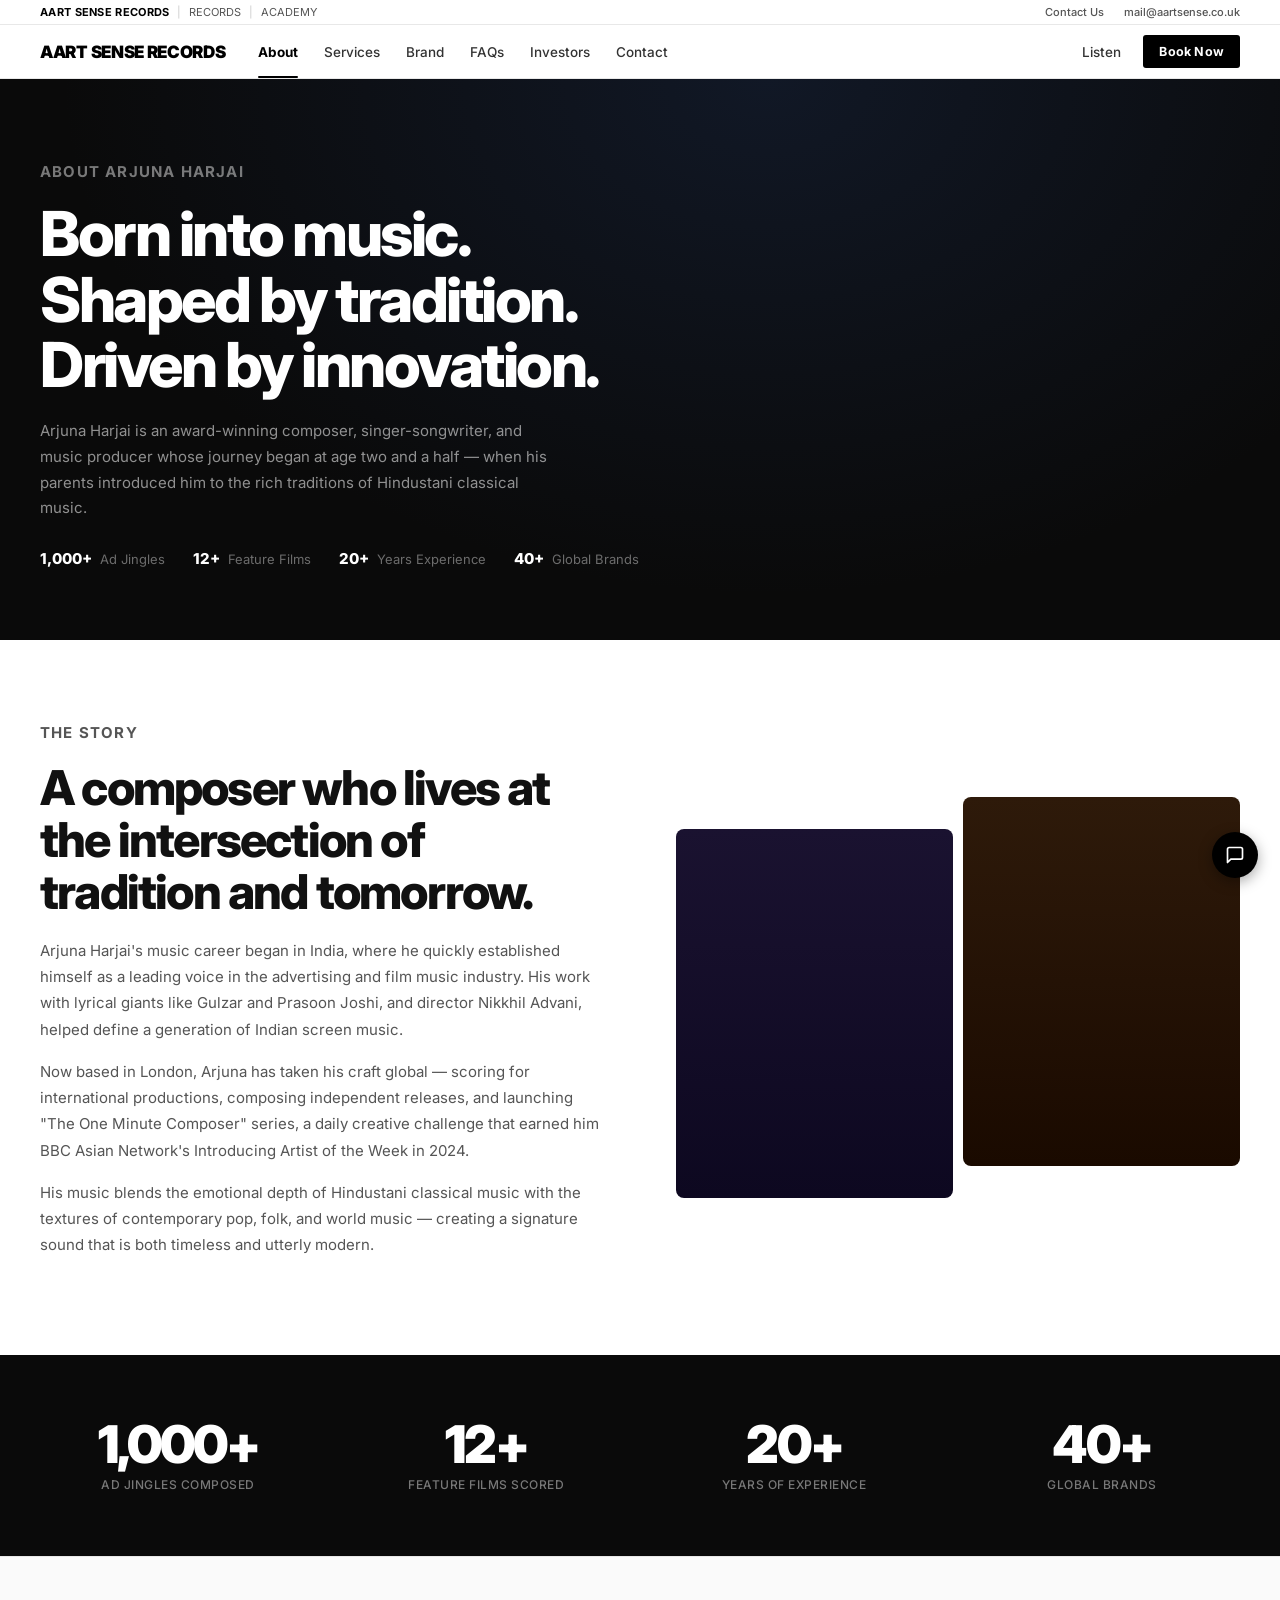
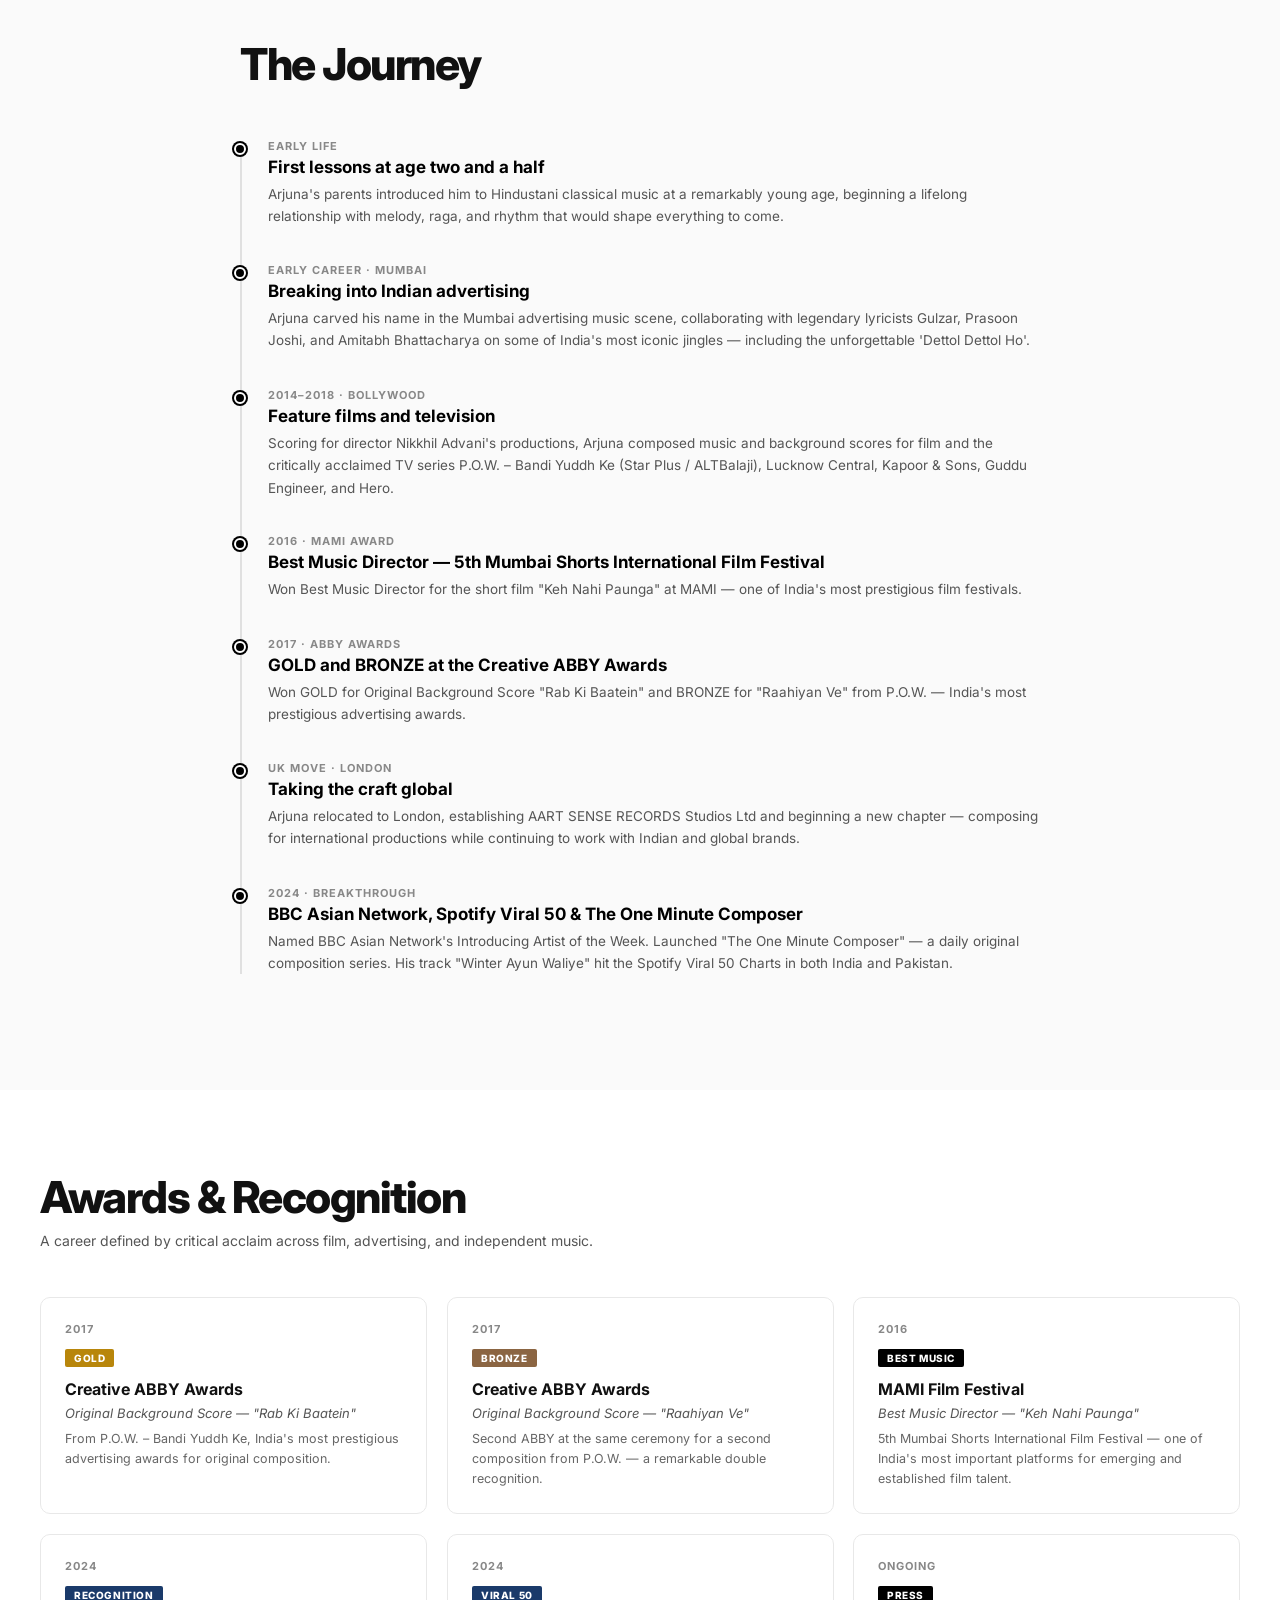
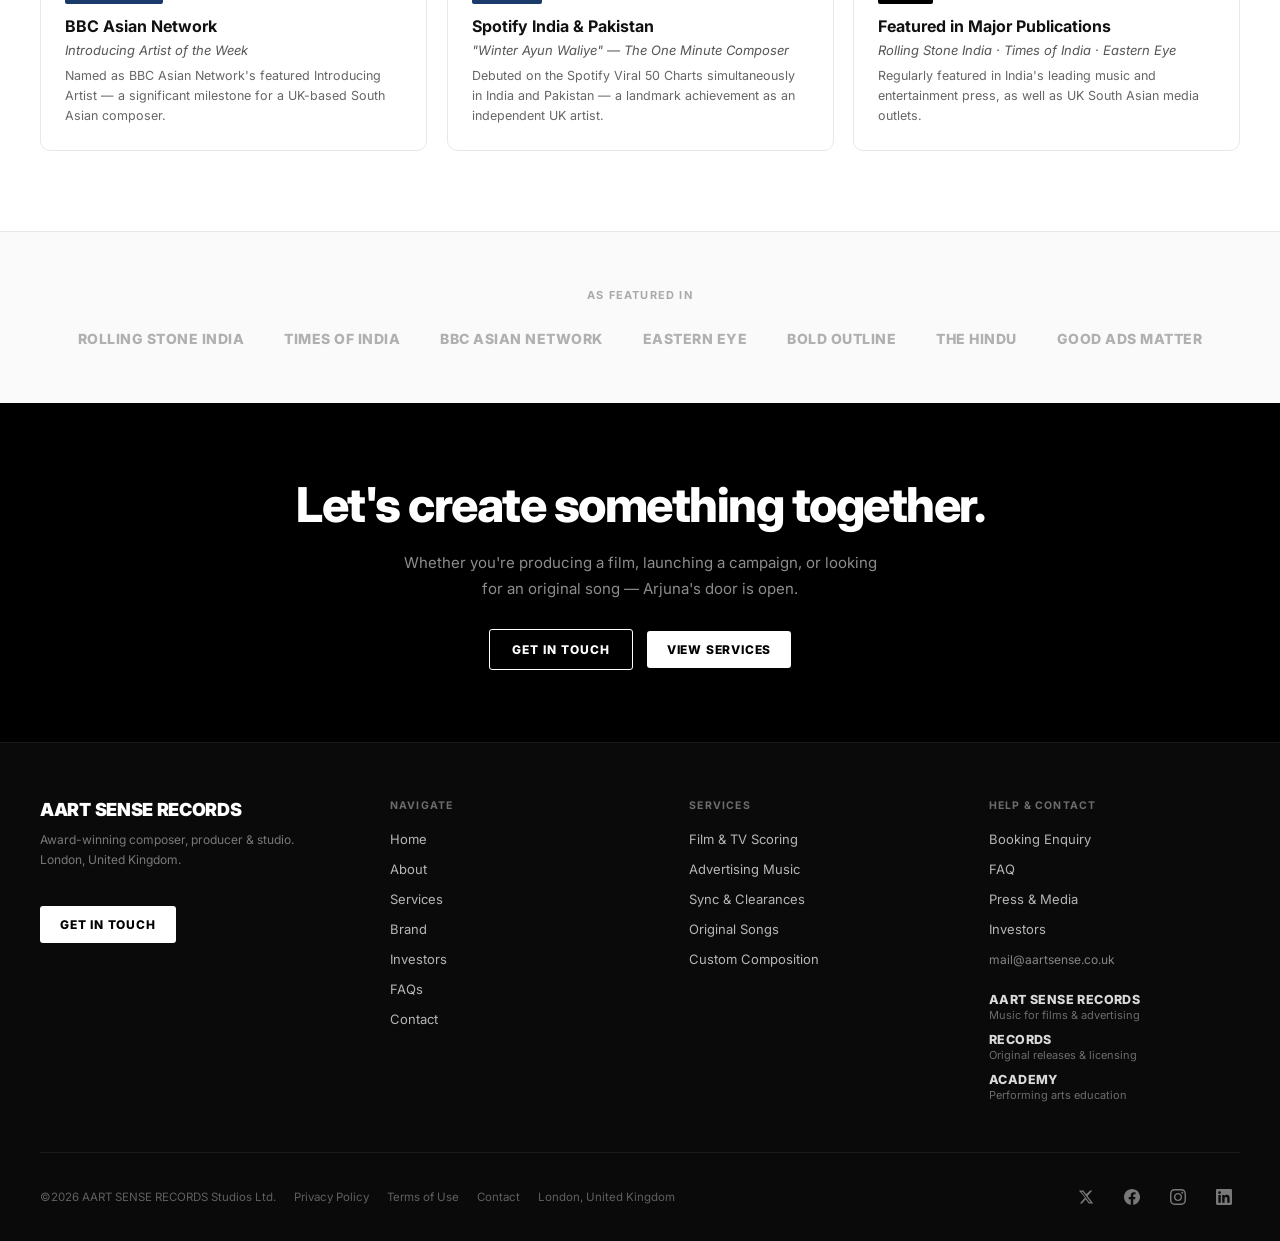
<file: about.html>
<!DOCTYPE html>
<html lang="en">
<head>
  <meta charset="UTF-8"/>
  <meta name="viewport" content="width=device-width, initial-scale=1.0"/>
  <title>About – AART SENSE RECORDS
 | Arjuna Harjai</title>
  <link rel="preconnect" href="https://fonts.googleapis.com"/>
  <link rel="preconnect" href="https://fonts.gstatic.com" crossorigin/>
  <link href="https://fonts.googleapis.com/css2?family=Inter:wght@300;400;500;600;700;800;900&display=swap" rel="stylesheet"/>
  <link rel="stylesheet" href="shared.css"/>
  <style>
    /* ── Bio split ── */
    .bio-section { padding: 80px 40px; }
    .bio-inner {
      max-width: 1200px; margin: 0 auto;
      display: grid; grid-template-columns: 1fr 1fr;
      gap: 72px; align-items: center;
    }
    .bio-text h2 {
      font-size: 48px; font-weight: 800;
      letter-spacing: -1.8px; line-height: 1.08;
      margin-bottom: 20px;
    }
    .bio-text p {
      font-size: 15px; color: #555;
      line-height: 1.75; margin-bottom: 16px;
    }
    .bio-visual {
      display: grid; grid-template-columns: 1fr 1fr;
      gap: 10px;
    }
    .bv-card {
      border-radius: 8px; overflow: hidden; aspect-ratio: 3/4;
    }
    .bv-card:first-child { margin-top: 32px; }

    /* ── Stats strip (dark) ── */
    .stats-strip {
      background: #0a0a0a; padding: 64px 40px;
    }
    .stats-inner {
      max-width: 1200px; margin: 0 auto;
      display: grid; grid-template-columns: repeat(4,1fr);
      gap: 32px;
    }
    .stat-block { text-align: center; }
    .stat-num {
      font-size: 52px; font-weight: 900;
      letter-spacing: -2px; color: #fff;
      line-height: 1;
    }
    .stat-label {
      font-size: 12px; color: rgba(255,255,255,.45);
      margin-top: 6px; font-weight: 500;
      letter-spacing: .5px; text-transform: uppercase;
    }

    /* ── Timeline ── */
    .timeline-section { padding: 80px 40px; background: #fafafa; border-top: 1px solid #e8e8e8; }
    .timeline-inner { max-width: 800px; margin: 0 auto; }
    .timeline-section h2 {
      font-size: 44px; font-weight: 800;
      letter-spacing: -1.5px; margin-bottom: 48px;
    }
    .timeline { position: relative; padding-left: 28px; }
    .timeline::before {
      content: '';
      position: absolute; left: 0; top: 6px; bottom: 0;
      width: 2px; background: #e0e0e0;
    }
    .tl-item {
      position: relative; margin-bottom: 36px;
    }
    .tl-dot {
      position: absolute; left: -34px; top: 4px;
      width: 12px; height: 12px;
      background: #000; border-radius: 50%;
      border: 2px solid #fff;
      box-shadow: 0 0 0 2px #000;
    }
    .tl-year {
      font-size: 11px; font-weight: 700;
      letter-spacing: 1px; text-transform: uppercase;
      color: #888; margin-bottom: 4px;
    }
    .tl-title {
      font-size: 17px; font-weight: 700;
      color: #000; margin-bottom: 6px;
    }
    .tl-desc {
      font-size: 13.5px; color: #555; line-height: 1.65;
    }

    /* ── Awards grid ── */
    .awards-section { padding: 80px 40px; }
    .awards-inner { max-width: 1200px; margin: 0 auto; }
    .awards-section h2 {
      font-size: 44px; font-weight: 800;
      letter-spacing: -1.5px; margin-bottom: 8px;
    }
    .awards-section > .awards-inner > p {
      font-size: 14px; color: #555; margin-bottom: 48px;
    }
    .awards-grid {
      display: grid; grid-template-columns: repeat(3, 1fr);
      gap: 20px;
    }
    .award-card {
      background: #fff; border: 1px solid #e8e8e8;
      border-radius: 10px; padding: 24px;
      transition: box-shadow .2s, border-color .2s;
    }
    .award-card:hover {
      border-color: #bbb;
      box-shadow: 0 8px 32px rgba(0,0,0,.06);
    }
    .award-year {
      font-size: 11px; font-weight: 700;
      letter-spacing: 1px; text-transform: uppercase;
      color: #888; margin-bottom: 10px;
    }
    .award-badge {
      display: inline-block;
      background: #000; color: #fff;
      font-size: 10px; font-weight: 800;
      padding: 3px 9px; border-radius: 2px;
      letter-spacing: .6px; text-transform: uppercase;
      margin-bottom: 12px;
    }
    .award-badge.gold { background: #b8860b; }
    .award-badge.bronze { background: #8b6542; }
    .award-badge.recognition { background: #1a3a6a; }
    .award-title {
      font-size: 16px; font-weight: 700; margin-bottom: 6px;
    }
    .award-film {
      font-size: 13px; color: #555; font-style: italic; margin-bottom: 8px;
    }
    .award-body { font-size: 12.5px; color: #666; line-height: 1.6; }

    /* ── Press logos ── */
    .press-section {
      background: #fafafa; padding: 56px 40px;
      border-top: 1px solid #e8e8e8;
    }
    .press-inner { max-width: 1200px; margin: 0 auto; }
    .press-label { font-size: 11px; font-weight: 700; letter-spacing: 1.2px; text-transform: uppercase; color: #aaa; text-align: center; margin-bottom: 28px; }
    .press-logos {
      display: flex; align-items: center;
      justify-content: center; gap: 40px; flex-wrap: wrap;
    }
    .press-logo {
      font-size: 14px; font-weight: 800;
      color: #b0b0b0; letter-spacing: .5px;
      text-transform: uppercase;
    }

    /* ── Responsive ── */
    @media (max-width: 960px) {
      .bio-inner { grid-template-columns: 1fr; gap: 40px; }
      .stats-inner { grid-template-columns: repeat(2,1fr); }
      .awards-grid { grid-template-columns: 1fr 1fr; }
    }
    @media (max-width: 600px) {
      .bio-section, .timeline-section, .awards-section, .press-section { padding: 48px 16px; }
      .stats-strip { padding: 48px 16px; }
      .bio-text h2 { font-size: 32px; }
      .timeline-section h2, .awards-section h2 { font-size: 28px; }
      .awards-grid { grid-template-columns: 1fr; }
      .stats-inner { grid-template-columns: 1fr 1fr; }
    }
  </style>
</head>
<body>

<!-- TOP BAR -->
<div class="top-bar">
  <div class="top-bar-left">
    <a href="index.html"><span class="brand">AART SENSE RECORDS
</span></a>
    <span class="sep">|</span><a href="#">RECORDS</a>
    <span class="sep">|</span><a href="#">ACADEMY</a>
  </div>
  <div class="top-bar-right">
    <a href="contact.html">Contact Us</a>
    <a href="mailto:mail@aartsense.co.uk">mail@aartsense.co.uk</a>
  </div>
</div>

<!-- NAVBAR -->
<nav class="navbar" id="navbar">
  <div class="logo"><a href="index.html">AART SENSE RECORDS
</a></div>
  <div class="nav-links">
    <a href="about.html" class="active">About</a>
    <a href="services.html">Services</a>
    <a href="brand.html">Brand</a>
    <a href="faqs.html">FAQs</a>
    <a href="investors.html">Investors</a>
    <a href="contact.html">Contact</a>
  </div>
  <div class="nav-right">
    <span class="nav-login">Listen</span>
    <button class="btn-cta">Book Now</button>
  </div>
  <button class="nav-hamburger" id="navHamburger" aria-label="Open menu" aria-expanded="false">
    <span></span><span></span><span></span>
  </button>
</nav>
<div class="mobile-menu" id="mobileMenu">
  <div class="mobile-menu-header">
    <div class="mobile-logo">AART SENSE RECORDS
</div>
    <button class="mobile-menu-close" id="mobileMenuClose">&#10005;</button>
  </div>
  <nav class="mobile-nav">
    <a href="about.html" class="active">About</a>
    <a href="services.html">Services</a>
    <a href="brand.html">Brand</a>
    <a href="faqs.html">FAQs</a>
    <a href="investors.html">Investors</a>
    <a href="contact.html">Contact</a>
  </nav>
  <div class="mobile-menu-footer">
    <button class="btn-cta">Book Now</button>
  </div>
</div>
<div class="mobile-menu-overlay" id="mobileMenuOverlay"></div>

<!-- PAGE HERO -->
<div class="page-hero">
  <div class="page-hero-inner">
    <p class="section-label">About Arjuna Harjai</p>
    <h1>Born into music.<br>Shaped by tradition.<br>Driven by innovation.</h1>
    <p>Arjuna Harjai is an award-winning composer, singer-songwriter, and music producer whose journey began at age two and a half — when his parents introduced him to the rich traditions of Hindustani classical music.</p>
    <div class="page-hero-meta">
      <div class="ph-stat"><strong>1,000+</strong> Ad Jingles</div>
      <div class="ph-stat"><strong>12+</strong> Feature Films</div>
      <div class="ph-stat"><strong>20+</strong> Years Experience</div>
      <div class="ph-stat"><strong>40+</strong> Global Brands</div>
    </div>
  </div>
</div>

<!-- BIO SECTION -->
<section class="bio-section">
  <div class="bio-inner">
    <div class="bio-text">
      <p class="section-label">The Story</p>
      <h2>A composer who lives at the intersection of tradition and tomorrow.</h2>
      <p>Arjuna Harjai's music career began in India, where he quickly established himself as a leading voice in the advertising and film music industry. His work with lyrical giants like Gulzar and Prasoon Joshi, and director Nikkhil Advani, helped define a generation of Indian screen music.</p>
      <p>Now based in London, Arjuna has taken his craft global — scoring for international productions, composing independent releases, and launching "The One Minute Composer" series, a daily creative challenge that earned him BBC Asian Network's Introducing Artist of the Week in 2024.</p>
      <p>His music blends the emotional depth of Hindustani classical music with the textures of contemporary pop, folk, and world music — creating a signature sound that is both timeless and utterly modern.</p>
    </div>
    <div class="bio-visual">
      <div class="bv-card" style="background:linear-gradient(180deg,#1a1230 0%,#0d0820 100%)"></div>
      <div class="bv-card" style="background:linear-gradient(180deg,#2e1a0a 0%,#1a0a00 100%)"></div>
    </div>
  </div>
</section>

<!-- STATS STRIP -->
<div class="stats-strip">
  <div class="stats-inner">
    <div class="stat-block">
      <div class="stat-num">1,000+</div>
      <div class="stat-label">Ad Jingles Composed</div>
    </div>
    <div class="stat-block">
      <div class="stat-num">12+</div>
      <div class="stat-label">Feature Films Scored</div>
    </div>
    <div class="stat-block">
      <div class="stat-num">20+</div>
      <div class="stat-label">Years of Experience</div>
    </div>
    <div class="stat-block">
      <div class="stat-num">40+</div>
      <div class="stat-label">Global Brands</div>
    </div>
  </div>
</div>

<!-- TIMELINE -->
<section class="timeline-section">
  <div class="timeline-inner">
    <h2>The Journey</h2>
    <div class="timeline">
      <div class="tl-item">
        <div class="tl-dot"></div>
        <div class="tl-year">Early Life</div>
        <div class="tl-title">First lessons at age two and a half</div>
        <div class="tl-desc">Arjuna's parents introduced him to Hindustani classical music at a remarkably young age, beginning a lifelong relationship with melody, raga, and rhythm that would shape everything to come.</div>
      </div>
      <div class="tl-item">
        <div class="tl-dot"></div>
        <div class="tl-year">Early Career · Mumbai</div>
        <div class="tl-title">Breaking into Indian advertising</div>
        <div class="tl-desc">Arjuna carved his name in the Mumbai advertising music scene, collaborating with legendary lyricists Gulzar, Prasoon Joshi, and Amitabh Bhattacharya on some of India's most iconic jingles — including the unforgettable 'Dettol Dettol Ho'.</div>
      </div>
      <div class="tl-item">
        <div class="tl-dot"></div>
        <div class="tl-year">2014–2018 · Bollywood</div>
        <div class="tl-title">Feature films and television</div>
        <div class="tl-desc">Scoring for director Nikkhil Advani's productions, Arjuna composed music and background scores for film and the critically acclaimed TV series P.O.W. – Bandi Yuddh Ke (Star Plus / ALTBalaji), Lucknow Central, Kapoor & Sons, Guddu Engineer, and Hero.</div>
      </div>
      <div class="tl-item">
        <div class="tl-dot"></div>
        <div class="tl-year">2016 · MAMI Award</div>
        <div class="tl-title">Best Music Director — 5th Mumbai Shorts International Film Festival</div>
        <div class="tl-desc">Won Best Music Director for the short film "Keh Nahi Paunga" at MAMI — one of India's most prestigious film festivals.</div>
      </div>
      <div class="tl-item">
        <div class="tl-dot"></div>
        <div class="tl-year">2017 · ABBY Awards</div>
        <div class="tl-title">GOLD and BRONZE at the Creative ABBY Awards</div>
        <div class="tl-desc">Won GOLD for Original Background Score "Rab Ki Baatein" and BRONZE for "Raahiyan Ve" from P.O.W. — India's most prestigious advertising awards.</div>
      </div>
      <div class="tl-item">
        <div class="tl-dot"></div>
        <div class="tl-year">UK Move · London</div>
        <div class="tl-title">Taking the craft global</div>
        <div class="tl-desc">Arjuna relocated to London, establishing AART SENSE RECORDS
 Studios Ltd and beginning a new chapter — composing for international productions while continuing to work with Indian and global brands.</div>
      </div>
      <div class="tl-item">
        <div class="tl-dot"></div>
        <div class="tl-year">2024 · Breakthrough</div>
        <div class="tl-title">BBC Asian Network, Spotify Viral 50 &amp; The One Minute Composer</div>
        <div class="tl-desc">Named BBC Asian Network's Introducing Artist of the Week. Launched "The One Minute Composer" — a daily original composition series. His track "Winter Ayun Waliye" hit the Spotify Viral 50 Charts in both India and Pakistan.</div>
      </div>
    </div>
  </div>
</section>

<!-- AWARDS -->
<section class="awards-section">
  <div class="awards-inner">
    <h2>Awards &amp; Recognition</h2>
    <p>A career defined by critical acclaim across film, advertising, and independent music.</p>
    <div class="awards-grid">
      <div class="award-card">
        <div class="award-year">2017</div>
        <div class="award-badge gold">Gold</div>
        <div class="award-title">Creative ABBY Awards</div>
        <div class="award-film">Original Background Score — "Rab Ki Baatein"</div>
        <div class="award-body">From P.O.W. – Bandi Yuddh Ke, India's most prestigious advertising awards for original composition.</div>
      </div>
      <div class="award-card">
        <div class="award-year">2017</div>
        <div class="award-badge bronze">Bronze</div>
        <div class="award-title">Creative ABBY Awards</div>
        <div class="award-film">Original Background Score — "Raahiyan Ve"</div>
        <div class="award-body">Second ABBY at the same ceremony for a second composition from P.O.W. — a remarkable double recognition.</div>
      </div>
      <div class="award-card">
        <div class="award-year">2016</div>
        <div class="award-badge">Best Music</div>
        <div class="award-title">MAMI Film Festival</div>
        <div class="award-film">Best Music Director — "Keh Nahi Paunga"</div>
        <div class="award-body">5th Mumbai Shorts International Film Festival — one of India's most important platforms for emerging and established film talent.</div>
      </div>
      <div class="award-card">
        <div class="award-year">2024</div>
        <div class="award-badge recognition">Recognition</div>
        <div class="award-title">BBC Asian Network</div>
        <div class="award-film">Introducing Artist of the Week</div>
        <div class="award-body">Named as BBC Asian Network's featured Introducing Artist — a significant milestone for a UK-based South Asian composer.</div>
      </div>
      <div class="award-card">
        <div class="award-year">2024</div>
        <div class="award-badge recognition">Viral 50</div>
        <div class="award-title">Spotify India &amp; Pakistan</div>
        <div class="award-film">"Winter Ayun Waliye" — The One Minute Composer</div>
        <div class="award-body">Debuted on the Spotify Viral 50 Charts simultaneously in India and Pakistan — a landmark achievement as an independent UK artist.</div>
      </div>
      <div class="award-card">
        <div class="award-year">Ongoing</div>
        <div class="award-badge">Press</div>
        <div class="award-title">Featured in Major Publications</div>
        <div class="award-film">Rolling Stone India · Times of India · Eastern Eye</div>
        <div class="award-body">Regularly featured in India's leading music and entertainment press, as well as UK South Asian media outlets.</div>
      </div>
    </div>
  </div>
</section>

<!-- PRESS LOGOS -->
<section class="press-section">
  <div class="press-inner">
    <p class="press-label">As featured in</p>
    <div class="press-logos">
      <span class="press-logo">Rolling Stone India</span>
      <span class="press-logo">Times of India</span>
      <span class="press-logo">BBC Asian Network</span>
      <span class="press-logo">Eastern Eye</span>
      <span class="press-logo">Bold Outline</span>
      <span class="press-logo">The Hindu</span>
      <span class="press-logo">Good Ads Matter</span>
    </div>
  </div>
</section>

<!-- CTA STRIP -->
<div class="cta-strip">
  <h2>Let's create something together.</h2>
  <p>Whether you're producing a film, launching a campaign, or looking for an original song — Arjuna's door is open.</p>
  <div class="cta-strip-btns">
    <button class="btn-outline-white" onclick="location.href='contact.html'">Get in Touch</button>
    <button class="btn-white" onclick="location.href='services.html'">View Services</button>
  </div>
</div>

<!-- FOOTER -->
<footer class="footer">
  <div class="footer-top">
    <div class="footer-cta">
      <div class="footer-logo">AART SENSE RECORDS
</div>
      <p class="footer-tagline">Award-winning composer, producer &amp; studio.<br>London, United Kingdom.</p>
      <a href="contact.html" class="btn-white" style="display:inline-block;margin-top:16px;">Get in Touch</a>
    </div>
    <div class="footer-col">
      <h4>Navigate</h4>
      <ul>
        <li><a href="index.html">Home</a></li>
        <li><a href="about.html">About</a></li>
        <li><a href="services.html">Services</a></li>
        <li><a href="brand.html">Brand</a></li>
        <li><a href="investors.html">Investors</a></li>
        <li><a href="faqs.html">FAQs</a></li>
        <li><a href="contact.html">Contact</a></li>
      </ul>
    </div>
    <div class="footer-col">
      <h4>Services</h4>
      <ul>
        <li><a href="services.html">Film &amp; TV Scoring</a></li>
        <li><a href="services.html">Advertising Music</a></li>
        <li><a href="services.html">Sync &amp; Clearances</a></li>
        <li><a href="services.html">Original Songs</a></li>
        <li><a href="services.html">Custom Composition</a></li>
      </ul>
    </div>
    <div class="footer-col">
      <h4>Help &amp; Contact</h4>
      <ul>
        <li><a href="contact.html">Booking Enquiry</a></li>
        <li><a href="faqs.html">FAQ</a></li>
        <li><a href="brand.html">Press &amp; Media</a></li>
        <li><a href="investors.html">Investors</a></li>
        <li class="tel"><a href="mailto:mail@aartsense.co.uk">mail@aartsense.co.uk</a></li>
      </ul>
      <div class="fm-brands" style="margin-top:24px">
        <div class="fm-brand">
          <div class="fm-brand-name">AART SENSE RECORDS
</div>
          <div class="fm-brand-tagline">Music for films &amp; advertising</div>
        </div>
        <div class="fm-brand">
          <div class="fm-brand-name">RECORDS</div>
          <div class="fm-brand-tagline">Original releases &amp; licensing</div>
        </div>
        <div class="fm-brand">
          <div class="fm-brand-name">ACADEMY</div>
          <div class="fm-brand-tagline">Performing arts education</div>
        </div>
      </div>
    </div>
  </div>
  <div class="footer-bottom">
    <div class="footer-links">
      <span>©2026 AART SENSE RECORDS
 Studios Ltd.</span>
      <a href="#">Privacy Policy</a>
      <a href="#">Terms of Use</a>
      <a href="contact.html">Contact</a>
      <span>London, United Kingdom</span>
    </div>
    <div class="socials">
      <div class="social-btn" title="Twitter / X">
        <svg width="16" height="16" viewBox="0 0 24 24" fill="currentColor"><path d="M18.244 2.25h3.308l-7.227 8.26 8.502 11.24H16.17l-4.714-6.231-5.401 6.231H2.746l7.73-8.835L1.254 2.25H8.08l4.253 5.622L18.244 2.25zm-1.161 17.52h1.833L7.084 4.126H5.117L17.083 19.77z"/></svg>
      </div>
      <div class="social-btn" title="Facebook">
        <svg width="16" height="16" viewBox="0 0 24 24" fill="currentColor"><path d="M24 12.073c0-6.627-5.373-12-12-12s-12 5.373-12 12c0 5.99 4.388 10.954 10.125 11.854v-8.385H7.078v-3.47h3.047V9.43c0-3.007 1.792-4.669 4.533-4.669 1.312 0 2.686.235 2.686.235v2.953H15.83c-1.491 0-1.956.925-1.956 1.874v2.25h3.328l-.532 3.47h-2.796v8.385C19.612 23.027 24 18.062 24 12.073z"/></svg>
      </div>
      <div class="social-btn" title="Instagram">
        <svg width="16" height="16" viewBox="0 0 24 24" fill="currentColor"><path d="M12 2.163c3.204 0 3.584.012 4.85.07 3.252.148 4.771 1.691 4.919 4.919.058 1.265.069 1.645.069 4.849 0 3.205-.012 3.584-.069 4.849-.149 3.225-1.664 4.771-4.919 4.919-1.266.058-1.644.07-4.85.07-3.204 0-3.584-.012-4.849-.07-3.26-.149-4.771-1.699-4.919-4.92-.058-1.265-.07-1.644-.07-4.849 0-3.204.013-3.583.07-4.849.149-3.227 1.664-4.771 4.919-4.919 1.266-.057 1.645-.069 4.849-.069zm0-2.163c-3.259 0-3.667.014-4.947.072-4.358.2-6.78 2.618-6.98 6.98-.059 1.281-.073 1.689-.073 4.948 0 3.259.014 3.668.072 4.948.2 4.358 2.618 6.78 6.98 6.98 1.281.058 1.689.072 4.948.072 3.259 0 3.668-.014 4.948-.072 4.354-.2 6.782-2.618 6.979-6.98.059-1.28.073-1.689.073-4.948 0-3.259-.014-3.667-.072-4.947-.196-4.354-2.617-6.78-6.979-6.98-1.281-.059-1.69-.073-4.949-.073zm0 5.838c-3.403 0-6.162 2.759-6.162 6.162s2.759 6.163 6.162 6.163 6.162-2.759 6.162-6.163c0-3.403-2.759-6.162-6.162-6.162zm0 10.162c-2.209 0-4-1.79-4-4 0-2.209 1.791-4 4-4s4 1.791 4 4c0 2.21-1.791 4-4 4zm6.406-11.845c-.796 0-1.441.645-1.441 1.44s.645 1.44 1.441 1.44c.795 0 1.439-.645 1.439-1.44s-.644-1.44-1.439-1.44z"/></svg>
      </div>
      <div class="social-btn" title="LinkedIn">
        <svg width="16" height="16" viewBox="0 0 24 24" fill="currentColor"><path d="M20.447 20.452h-3.554v-5.569c0-1.328-.027-3.037-1.852-3.037-1.853 0-2.136 1.445-2.136 2.939v5.667H9.351V9h3.414v1.561h.046c.477-.9 1.637-1.85 3.37-1.85 3.601 0 4.267 2.37 4.267 5.455v6.286zM5.337 7.433c-1.144 0-2.063-.926-2.063-2.065 0-1.138.92-2.063 2.063-2.063 1.14 0 2.064.925 2.064 2.063 0 1.139-.925 2.065-2.064 2.065zm1.782 13.019H3.555V9h3.564v11.452zM22.225 0H1.771C.792 0 0 .774 0 1.729v20.542C0 23.227.792 24 1.771 24h20.451C23.2 24 24 23.227 24 22.271V1.729C24 .774 23.2 0 22.222 0h.003z"/></svg>
      </div>
    </div>
  </div>
</footer>

<div class="chat-bubble" title="Chat with us">
  <svg width="20" height="20" viewBox="0 0 24 24" fill="none" stroke="white" stroke-width="2" stroke-linecap="round" stroke-linejoin="round"><path d="M21 15a2 2 0 0 1-2 2H7l-4 4V5a2 2 0 0 1 2-2h14a2 2 0 0 1 2 2z"></path></svg>
</div>

<script src="animations.js" defer></script>
</body>
</html>
</file>
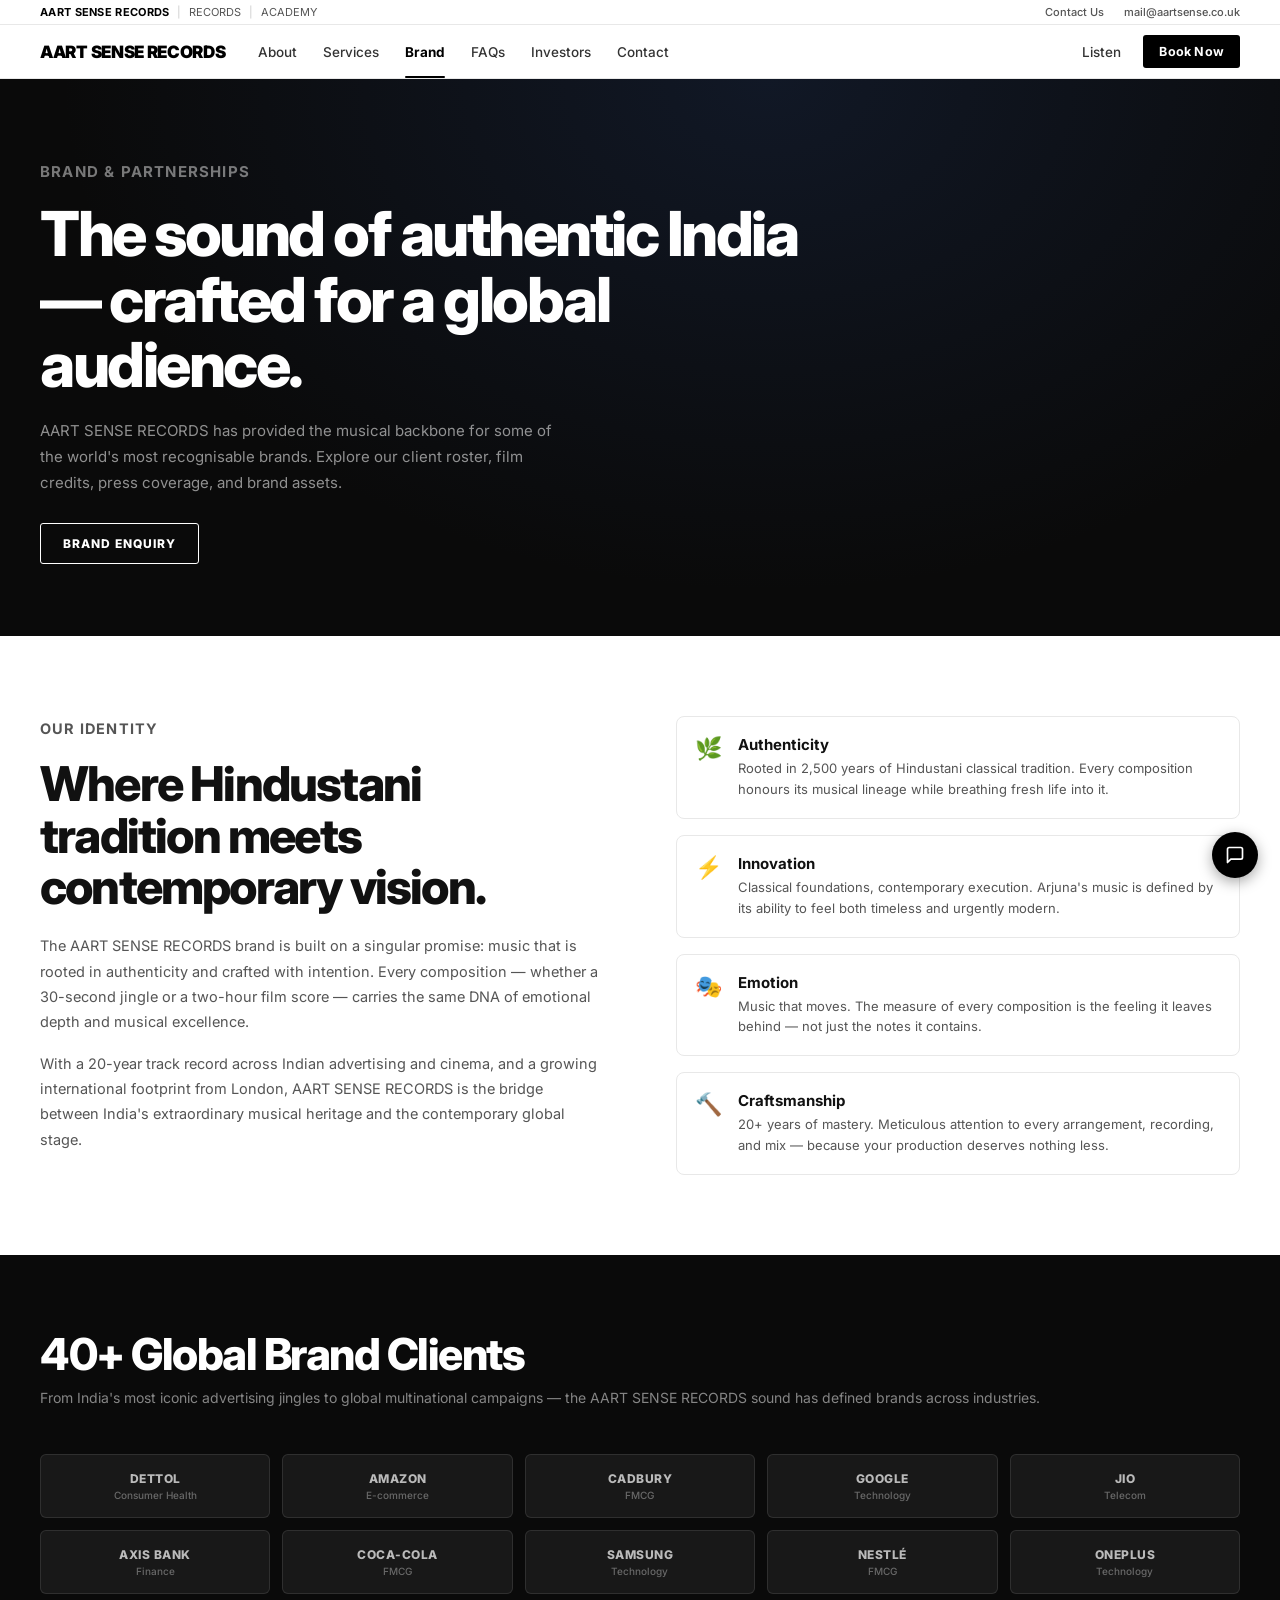
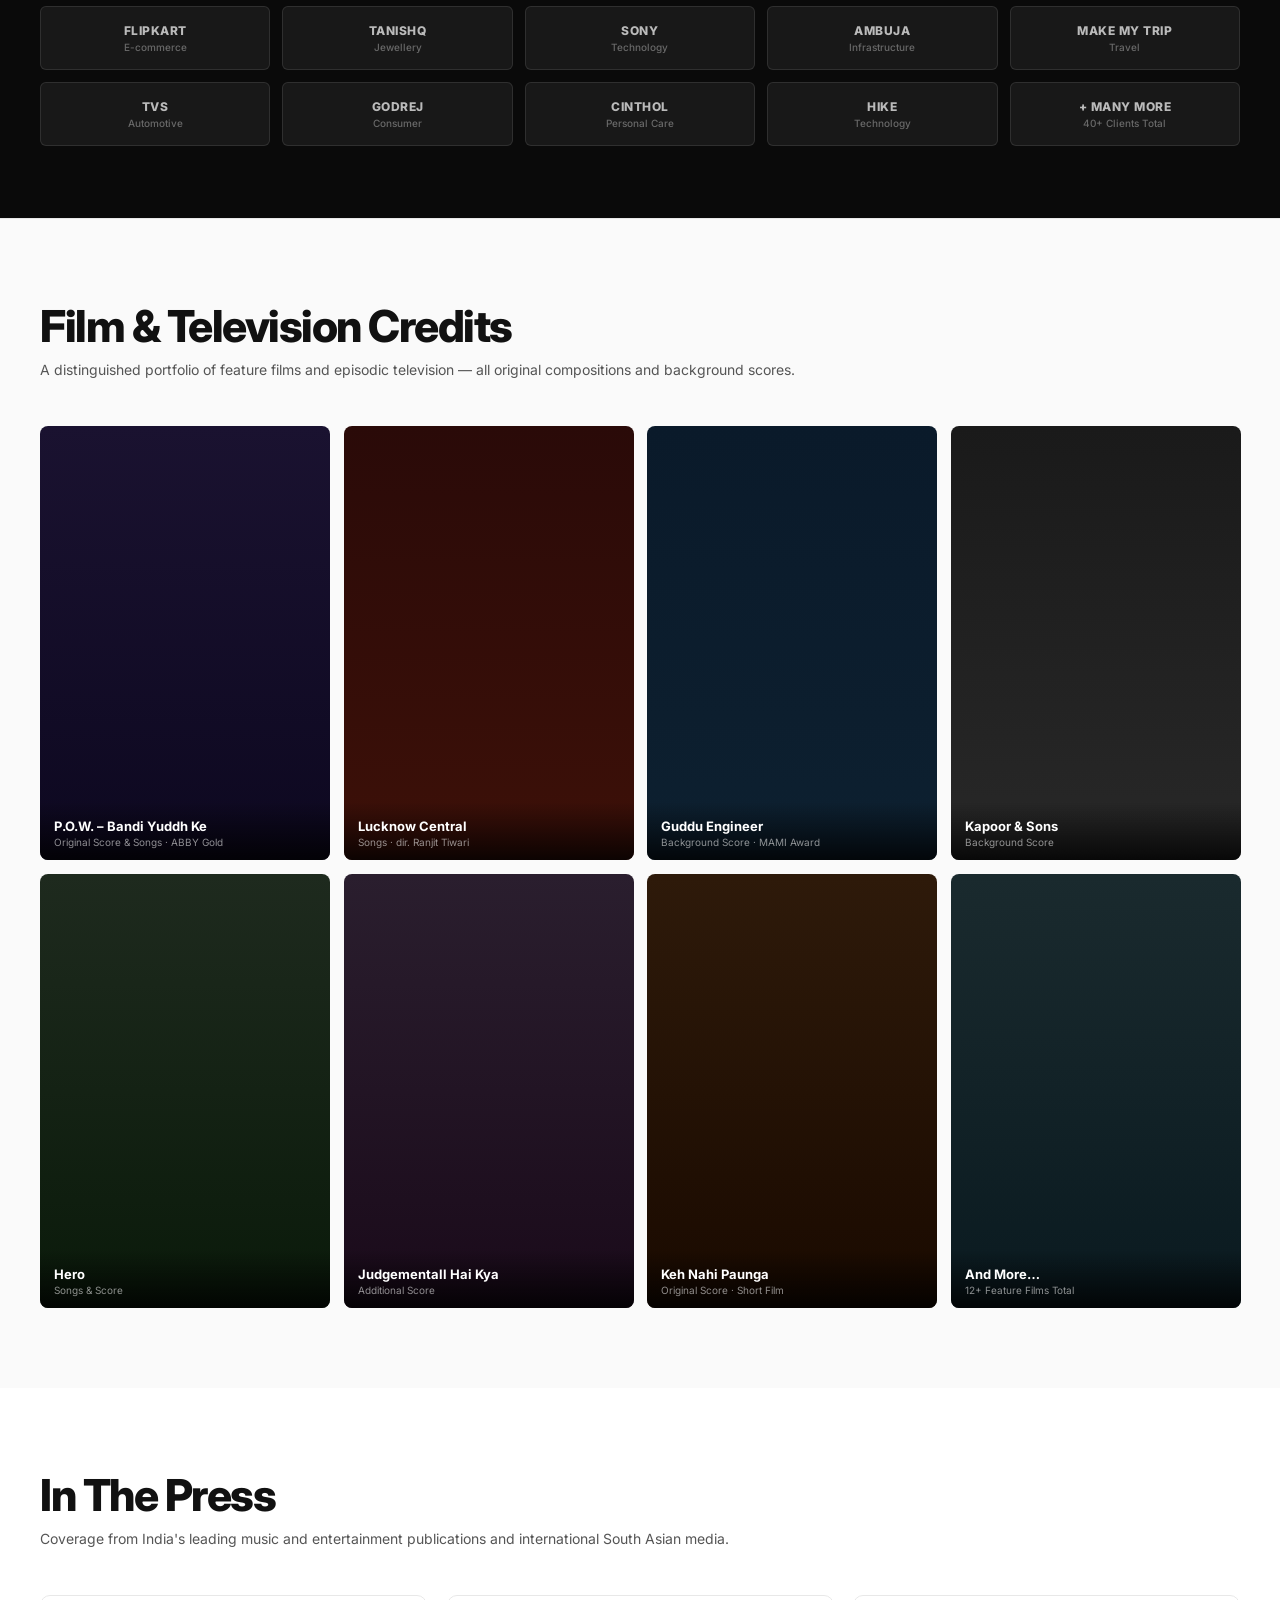
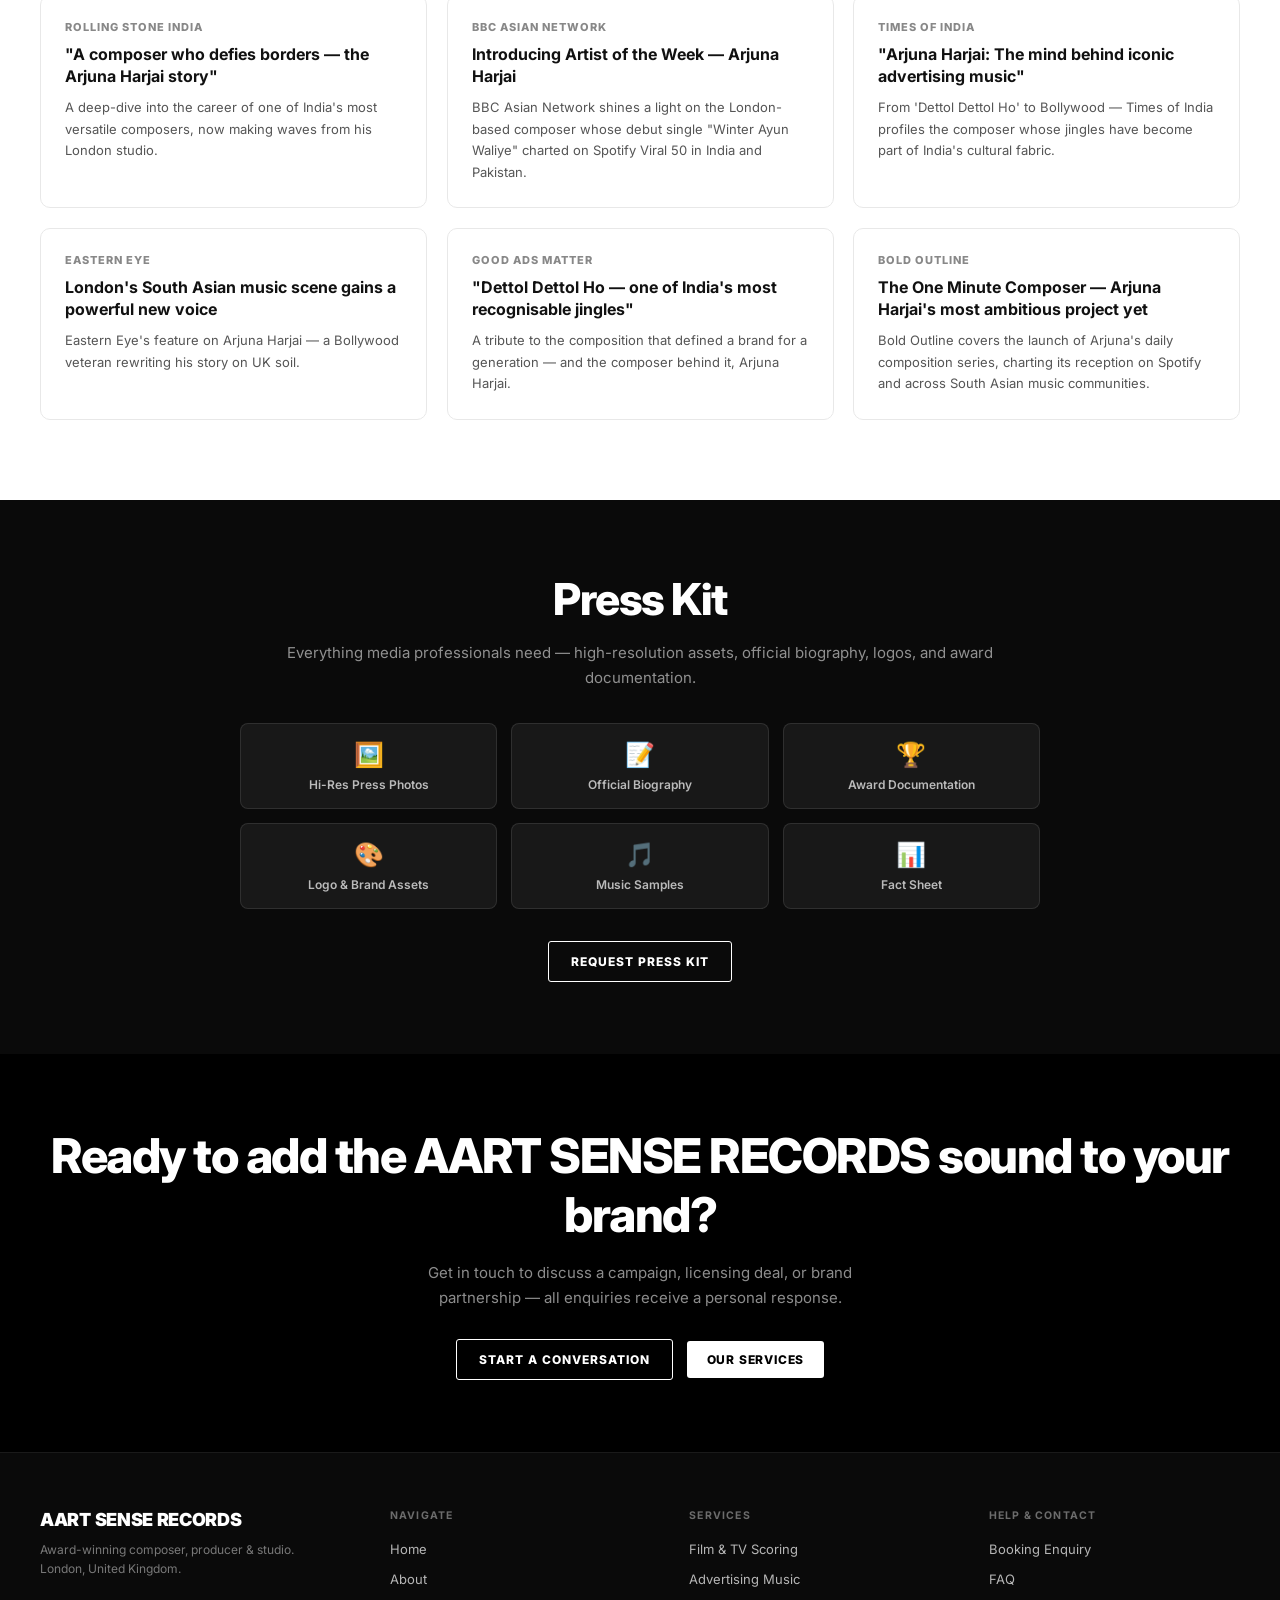
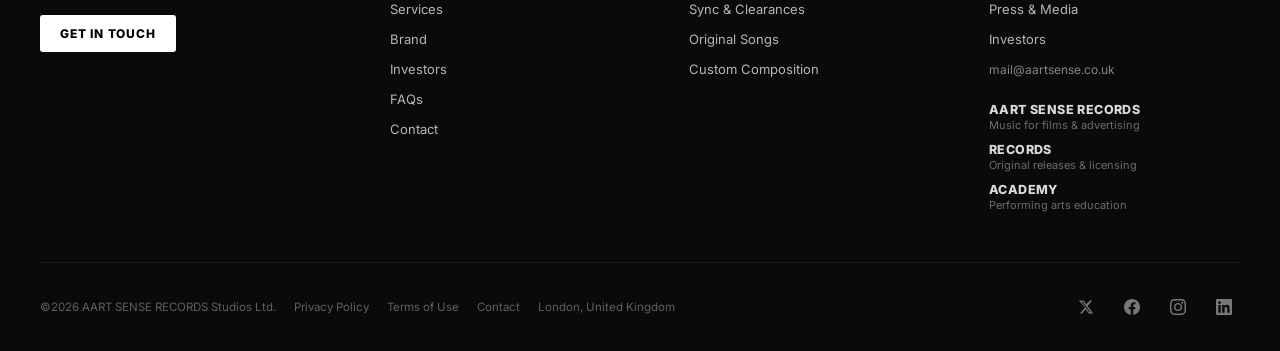
<file: brand.html>
<!DOCTYPE html>
<html lang="en">
<head>
  <meta charset="UTF-8"/>
  <meta name="viewport" content="width=device-width, initial-scale=1.0"/>
  <title>Brand – AART SENSE RECORDS
 | Partnerships &amp; Press</title>
  <link rel="preconnect" href="https://fonts.googleapis.com"/>
  <link rel="preconnect" href="https://fonts.gstatic.com" crossorigin/>
  <link href="https://fonts.googleapis.com/css2?family=Inter:wght@300;400;500;600;700;800;900&display=swap" rel="stylesheet"/>
  <link rel="stylesheet" href="shared.css"/>
  <style>
    /* ── Brand story ── */
    .brand-story { padding: 80px 40px; }
    .brand-story-inner {
      max-width: 1200px; margin: 0 auto;
      display: grid; grid-template-columns: 1fr 1fr;
      gap: 72px; align-items: start;
    }
    .bs-text h2 { font-size: 48px; font-weight: 800; letter-spacing: -1.8px; line-height: 1.08; margin-bottom: 20px; }
    .bs-text p { font-size: 14.5px; color: #555; line-height: 1.75; margin-bottom: 16px; }

    /* Brand values */
    .values-grid { display: flex; flex-direction: column; gap: 16px; }
    .value-item {
      display: flex; gap: 16px; align-items: flex-start;
      border: 1px solid #e8e8e8; border-radius: 8px; padding: 18px;
    }
    .value-icon { font-size: 22px; flex-shrink: 0; }
    .value-title { font-size: 15px; font-weight: 700; margin-bottom: 4px; }
    .value-desc { font-size: 13px; color: #555; line-height: 1.6; }

    /* ── Client brands (dark) ── */
    .clients-section { background: #0a0a0a; padding: 72px 40px; }
    .clients-inner { max-width: 1200px; margin: 0 auto; }
    .clients-section h2 { font-size: 44px; font-weight: 800; letter-spacing: -1.5px; color: #fff; margin-bottom: 8px; }
    .clients-section > .clients-inner > p { font-size: 14px; color: rgba(255,255,255,.5); margin-bottom: 48px; }
    .clients-grid {
      display: grid; grid-template-columns: repeat(5, 1fr);
      gap: 12px;
    }
    .client-badge {
      background: rgba(255,255,255,.06);
      border: 1px solid rgba(255,255,255,.1);
      border-radius: 6px; padding: 16px 12px;
      text-align: center; transition: background .2s, border-color .2s;
      cursor: default;
    }
    .client-badge:hover {
      background: rgba(255,255,255,.1);
      border-color: rgba(255,255,255,.2);
    }
    .client-badge-name {
      font-size: 12px; font-weight: 800;
      color: rgba(255,255,255,.7);
      letter-spacing: .5px; text-transform: uppercase;
    }
    .client-badge-type {
      font-size: 10px; color: rgba(255,255,255,.35);
      margin-top: 3px; font-weight: 500;
    }

    /* ── Films section ── */
    .films-section { padding: 80px 40px; background: #fafafa; border-top: 1px solid #e8e8e8; }
    .films-inner { max-width: 1200px; margin: 0 auto; }
    .films-section h2 { font-size: 44px; font-weight: 800; letter-spacing: -1.5px; margin-bottom: 8px; }
    .films-section > .films-inner > p { font-size: 14px; color: #555; margin-bottom: 48px; }
    .films-grid { display: grid; grid-template-columns: repeat(4,1fr); gap: 14px; }
    .film-card {
      border-radius: 8px; overflow: hidden;
      position: relative; aspect-ratio: 2/3;
      cursor: pointer;
    }
    .film-card .fc-bg { width: 100%; height: 100%; transition: transform .4s; }
    .film-card:hover .fc-bg { transform: scale(1.04); }
    .film-card-info {
      position: absolute; bottom: 0; left: 0; right: 0;
      background: linear-gradient(0deg, rgba(0,0,0,.8) 0%, transparent 100%);
      padding: 16px 14px 12px;
    }
    .fc-title { font-size: 13px; font-weight: 700; color: #fff; margin-bottom: 2px; }
    .fc-role { font-size: 10px; color: rgba(255,255,255,.55); }

    /* ── Press section ── */
    .press-section { padding: 80px 40px; }
    .press-inner { max-width: 1200px; margin: 0 auto; }
    .press-section h2 { font-size: 44px; font-weight: 800; letter-spacing: -1.5px; margin-bottom: 8px; }
    .press-section > .press-inner > p { font-size: 14px; color: #555; margin-bottom: 48px; }
    .press-grid { display: grid; grid-template-columns: repeat(3,1fr); gap: 20px; }
    .press-card {
      background: #fff; border: 1px solid #e8e8e8;
      border-radius: 10px; padding: 24px;
      transition: box-shadow .2s; cursor: pointer;
    }
    .press-card:hover { box-shadow: 0 8px 32px rgba(0,0,0,.07); }
    .press-pub { font-size: 11px; font-weight: 800; letter-spacing: 1px; text-transform: uppercase; color: #888; margin-bottom: 10px; }
    .press-headline { font-size: 16px; font-weight: 700; line-height: 1.35; margin-bottom: 10px; }
    .press-excerpt { font-size: 13px; color: #555; line-height: 1.65; }

    /* ── Press kit ── */
    .presskit-section { background: #0a0a0a; padding: 72px 40px; }
    .presskit-inner { max-width: 800px; margin: 0 auto; text-align: center; }
    .presskit-section h2 { font-size: 44px; font-weight: 800; letter-spacing: -1.5px; color: #fff; margin-bottom: 14px; }
    .presskit-section p { font-size: 15px; color: rgba(255,255,255,.55); line-height: 1.7; margin-bottom: 32px; }
    .pk-items { display: grid; grid-template-columns: repeat(3,1fr); gap: 14px; margin-bottom: 32px; }
    .pk-item {
      background: rgba(255,255,255,.06); border: 1px solid rgba(255,255,255,.1);
      border-radius: 8px; padding: 16px; text-align: center;
    }
    .pk-icon { font-size: 24px; margin-bottom: 8px; }
    .pk-name { font-size: 12px; font-weight: 600; color: rgba(255,255,255,.7); }

    /* Responsive */
    @media (max-width: 960px) {
      .brand-story-inner { grid-template-columns: 1fr; gap: 40px; }
      .clients-grid { grid-template-columns: repeat(3,1fr); }
      .films-grid { grid-template-columns: repeat(2,1fr); }
      .press-grid, .pk-items { grid-template-columns: 1fr 1fr; }
    }
    @media (max-width: 600px) {
      .brand-story, .films-section, .press-section, .presskit-section { padding: 48px 16px; }
      .clients-section { padding: 48px 16px; }
      .clients-grid { grid-template-columns: repeat(2,1fr); }
      .films-grid { grid-template-columns: 1fr 1fr; }
      .press-grid, .pk-items { grid-template-columns: 1fr; }
      .bs-text h2, .clients-section h2, .films-section h2, .press-section h2 { font-size: 30px; }
    }
  </style>
</head>
<body>

<!-- TOP BAR -->
<div class="top-bar">
  <div class="top-bar-left">
    <a href="index.html"><span class="brand">AART SENSE RECORDS
</span></a>
    <span class="sep">|</span><a href="#">RECORDS</a>
    <span class="sep">|</span><a href="#">ACADEMY</a>
  </div>
  <div class="top-bar-right">
    <a href="contact.html">Contact Us</a>
    <a href="mailto:mail@aartsense.co.uk">mail@aartsense.co.uk</a>
  </div>
</div>

<!-- NAVBAR -->
<nav class="navbar" id="navbar">
  <div class="logo"><a href="index.html">AART SENSE RECORDS
</a></div>
  <div class="nav-links">
    <a href="about.html">About</a>
    <a href="services.html">Services</a>
    <a href="brand.html" class="active">Brand</a>
    <a href="faqs.html">FAQs</a>
    <a href="investors.html">Investors</a>
    <a href="contact.html">Contact</a>
  </div>
  <div class="nav-right">
    <span class="nav-login">Listen</span>
    <button class="btn-cta">Book Now</button>
  </div>
  <button class="nav-hamburger" id="navHamburger" aria-label="Open menu" aria-expanded="false">
    <span></span><span></span><span></span>
  </button>
</nav>
<div class="mobile-menu" id="mobileMenu">
  <div class="mobile-menu-header">
    <div class="mobile-logo">AART SENSE RECORDS
</div>
    <button class="mobile-menu-close" id="mobileMenuClose">&#10005;</button>
  </div>
  <nav class="mobile-nav">
    <a href="about.html">About</a>
    <a href="services.html">Services</a>
    <a href="brand.html" class="active">Brand</a>
    <a href="faqs.html">FAQs</a>
    <a href="investors.html">Investors</a>
    <a href="contact.html">Contact</a>
  </nav>
  <div class="mobile-menu-footer">
    <button class="btn-cta">Book Now</button>
  </div>
</div>
<div class="mobile-menu-overlay" id="mobileMenuOverlay"></div>

<!-- PAGE HERO -->
<div class="page-hero">
  <div class="page-hero-inner">
    <p class="section-label">Brand &amp; Partnerships</p>
    <h1>The sound of authentic India — crafted for a global audience.</h1>
    <p>AART SENSE RECORDS
 has provided the musical backbone for some of the world's most recognisable brands. Explore our client roster, film credits, press coverage, and brand assets.</p>
    <button class="btn-outline-white" onclick="location.href='contact.html'">Brand Enquiry</button>
  </div>
</div>

<!-- BRAND STORY -->
<section class="brand-story">
  <div class="brand-story-inner">
    <div class="bs-text">
      <p class="section-label">Our Identity</p>
      <h2>Where Hindustani tradition meets contemporary vision.</h2>
      <p>The AART SENSE RECORDS
 brand is built on a singular promise: music that is rooted in authenticity and crafted with intention. Every composition — whether a 30-second jingle or a two-hour film score — carries the same DNA of emotional depth and musical excellence.</p>
      <p>With a 20-year track record across Indian advertising and cinema, and a growing international footprint from London, AART SENSE RECORDS
 is the bridge between India's extraordinary musical heritage and the contemporary global stage.</p>
    </div>
    <div class="values-grid">
      <div class="value-item">
        <span class="value-icon">🌿</span>
        <div>
          <div class="value-title">Authenticity</div>
          <div class="value-desc">Rooted in 2,500 years of Hindustani classical tradition. Every composition honours its musical lineage while breathing fresh life into it.</div>
        </div>
      </div>
      <div class="value-item">
        <span class="value-icon">⚡</span>
        <div>
          <div class="value-title">Innovation</div>
          <div class="value-desc">Classical foundations, contemporary execution. Arjuna's music is defined by its ability to feel both timeless and urgently modern.</div>
        </div>
      </div>
      <div class="value-item">
        <span class="value-icon">🎭</span>
        <div>
          <div class="value-title">Emotion</div>
          <div class="value-desc">Music that moves. The measure of every composition is the feeling it leaves behind — not just the notes it contains.</div>
        </div>
      </div>
      <div class="value-item">
        <span class="value-icon">🔨</span>
        <div>
          <div class="value-title">Craftsmanship</div>
          <div class="value-desc">20+ years of mastery. Meticulous attention to every arrangement, recording, and mix — because your production deserves nothing less.</div>
        </div>
      </div>
    </div>
  </div>
</section>

<!-- CLIENT BRANDS -->
<section class="clients-section">
  <div class="clients-inner">
    <h2>40+ Global Brand Clients</h2>
    <p>From India's most iconic advertising jingles to global multinational campaigns — the AART SENSE RECORDS
 sound has defined brands across industries.</p>
    <div class="clients-grid">
      <div class="client-badge"><div class="client-badge-name">Dettol</div><div class="client-badge-type">Consumer Health</div></div>
      <div class="client-badge"><div class="client-badge-name">Amazon</div><div class="client-badge-type">E-commerce</div></div>
      <div class="client-badge"><div class="client-badge-name">Cadbury</div><div class="client-badge-type">FMCG</div></div>
      <div class="client-badge"><div class="client-badge-name">Google</div><div class="client-badge-type">Technology</div></div>
      <div class="client-badge"><div class="client-badge-name">Jio</div><div class="client-badge-type">Telecom</div></div>
      <div class="client-badge"><div class="client-badge-name">Axis Bank</div><div class="client-badge-type">Finance</div></div>
      <div class="client-badge"><div class="client-badge-name">Coca-Cola</div><div class="client-badge-type">FMCG</div></div>
      <div class="client-badge"><div class="client-badge-name">Samsung</div><div class="client-badge-type">Technology</div></div>
      <div class="client-badge"><div class="client-badge-name">Nestlé</div><div class="client-badge-type">FMCG</div></div>
      <div class="client-badge"><div class="client-badge-name">OnePlus</div><div class="client-badge-type">Technology</div></div>
      <div class="client-badge"><div class="client-badge-name">Flipkart</div><div class="client-badge-type">E-commerce</div></div>
      <div class="client-badge"><div class="client-badge-name">Tanishq</div><div class="client-badge-type">Jewellery</div></div>
      <div class="client-badge"><div class="client-badge-name">Sony</div><div class="client-badge-type">Technology</div></div>
      <div class="client-badge"><div class="client-badge-name">Ambuja</div><div class="client-badge-type">Infrastructure</div></div>
      <div class="client-badge"><div class="client-badge-name">Make My Trip</div><div class="client-badge-type">Travel</div></div>
      <div class="client-badge"><div class="client-badge-name">TVS</div><div class="client-badge-type">Automotive</div></div>
      <div class="client-badge"><div class="client-badge-name">Godrej</div><div class="client-badge-type">Consumer</div></div>
      <div class="client-badge"><div class="client-badge-name">Cinthol</div><div class="client-badge-type">Personal Care</div></div>
      <div class="client-badge"><div class="client-badge-name">Hike</div><div class="client-badge-type">Technology</div></div>
      <div class="client-badge"><div class="client-badge-name">+ Many More</div><div class="client-badge-type">40+ Clients Total</div></div>
    </div>
  </div>
</section>

<!-- FILMS & TV -->
<section class="films-section">
  <div class="films-inner">
    <h2>Film &amp; Television Credits</h2>
    <p>A distinguished portfolio of feature films and episodic television — all original compositions and background scores.</p>
    <div class="films-grid">
      <div class="film-card">
        <div class="fc-bg" style="background:linear-gradient(180deg,#1a1230 0%,#0d0820 100%)"></div>
        <div class="film-card-info">
          <div class="fc-title">P.O.W. – Bandi Yuddh Ke</div>
          <div class="fc-role">Original Score &amp; Songs · ABBY Gold</div>
        </div>
      </div>
      <div class="film-card">
        <div class="fc-bg" style="background:linear-gradient(180deg,#2a0a08 0%,#3d1008 100%)"></div>
        <div class="film-card-info">
          <div class="fc-title">Lucknow Central</div>
          <div class="fc-role">Songs · dir. Ranjit Tiwari</div>
        </div>
      </div>
      <div class="film-card">
        <div class="fc-bg" style="background:linear-gradient(180deg,#0a1a2a 0%,#0d2030 100%)"></div>
        <div class="film-card-info">
          <div class="fc-title">Guddu Engineer</div>
          <div class="fc-role">Background Score · MAMI Award</div>
        </div>
      </div>
      <div class="film-card">
        <div class="fc-bg" style="background:linear-gradient(180deg,#1a1a1a 0%,#282828 100%)"></div>
        <div class="film-card-info">
          <div class="fc-title">Kapoor &amp; Sons</div>
          <div class="fc-role">Background Score</div>
        </div>
      </div>
      <div class="film-card">
        <div class="fc-bg" style="background:linear-gradient(180deg,#1e2a1e 0%,#0a1a0a 100%)"></div>
        <div class="film-card-info">
          <div class="fc-title">Hero</div>
          <div class="fc-role">Songs &amp; Score</div>
        </div>
      </div>
      <div class="film-card">
        <div class="fc-bg" style="background:linear-gradient(180deg,#2a1e2e 0%,#1a0a1a 100%)"></div>
        <div class="film-card-info">
          <div class="fc-title">Judgementall Hai Kya</div>
          <div class="fc-role">Additional Score</div>
        </div>
      </div>
      <div class="film-card">
        <div class="fc-bg" style="background:linear-gradient(180deg,#2e1a0a 0%,#1a0a00 100%)"></div>
        <div class="film-card-info">
          <div class="fc-title">Keh Nahi Paunga</div>
          <div class="fc-role">Original Score · Short Film</div>
        </div>
      </div>
      <div class="film-card">
        <div class="fc-bg" style="background:linear-gradient(180deg,#1a2a2e 0%,#0a1a20 100%)"></div>
        <div class="film-card-info">
          <div class="fc-title">And More…</div>
          <div class="fc-role">12+ Feature Films Total</div>
        </div>
      </div>
    </div>
  </div>
</section>

<!-- PRESS -->
<section class="press-section">
  <div class="press-inner">
    <h2>In The Press</h2>
    <p>Coverage from India's leading music and entertainment publications and international South Asian media.</p>
    <div class="press-grid">
      <div class="press-card">
        <div class="press-pub">Rolling Stone India</div>
        <div class="press-headline">"A composer who defies borders — the Arjuna Harjai story"</div>
        <div class="press-excerpt">A deep-dive into the career of one of India's most versatile composers, now making waves from his London studio.</div>
      </div>
      <div class="press-card">
        <div class="press-pub">BBC Asian Network</div>
        <div class="press-headline">Introducing Artist of the Week — Arjuna Harjai</div>
        <div class="press-excerpt">BBC Asian Network shines a light on the London-based composer whose debut single "Winter Ayun Waliye" charted on Spotify Viral 50 in India and Pakistan.</div>
      </div>
      <div class="press-card">
        <div class="press-pub">Times of India</div>
        <div class="press-headline">"Arjuna Harjai: The mind behind iconic advertising music"</div>
        <div class="press-excerpt">From 'Dettol Dettol Ho' to Bollywood — Times of India profiles the composer whose jingles have become part of India's cultural fabric.</div>
      </div>
      <div class="press-card">
        <div class="press-pub">Eastern Eye</div>
        <div class="press-headline">London's South Asian music scene gains a powerful new voice</div>
        <div class="press-excerpt">Eastern Eye's feature on Arjuna Harjai — a Bollywood veteran rewriting his story on UK soil.</div>
      </div>
      <div class="press-card">
        <div class="press-pub">Good Ads Matter</div>
        <div class="press-headline">"Dettol Dettol Ho — one of India's most recognisable jingles"</div>
        <div class="press-excerpt">A tribute to the composition that defined a brand for a generation — and the composer behind it, Arjuna Harjai.</div>
      </div>
      <div class="press-card">
        <div class="press-pub">Bold Outline</div>
        <div class="press-headline">The One Minute Composer — Arjuna Harjai's most ambitious project yet</div>
        <div class="press-excerpt">Bold Outline covers the launch of Arjuna's daily composition series, charting its reception on Spotify and across South Asian music communities.</div>
      </div>
    </div>
  </div>
</section>

<!-- PRESS KIT -->
<section class="presskit-section">
  <div class="presskit-inner">
    <h2>Press Kit</h2>
    <p>Everything media professionals need — high-resolution assets, official biography, logos, and award documentation.</p>
    <div class="pk-items">
      <div class="pk-item"><div class="pk-icon">🖼️</div><div class="pk-name">Hi-Res Press Photos</div></div>
      <div class="pk-item"><div class="pk-icon">📝</div><div class="pk-name">Official Biography</div></div>
      <div class="pk-item"><div class="pk-icon">🏆</div><div class="pk-name">Award Documentation</div></div>
      <div class="pk-item"><div class="pk-icon">🎨</div><div class="pk-name">Logo &amp; Brand Assets</div></div>
      <div class="pk-item"><div class="pk-icon">🎵</div><div class="pk-name">Music Samples</div></div>
      <div class="pk-item"><div class="pk-icon">📊</div><div class="pk-name">Fact Sheet</div></div>
    </div>
    <button class="btn-outline-white" onclick="location.href='contact.html'">Request Press Kit</button>
  </div>
</section>

<!-- CTA -->
<div class="cta-strip">
  <h2>Ready to add the AART SENSE RECORDS
 sound to your brand?</h2>
  <p>Get in touch to discuss a campaign, licensing deal, or brand partnership — all enquiries receive a personal response.</p>
  <div class="cta-strip-btns">
    <button class="btn-outline-white" onclick="location.href='contact.html'">Start a Conversation</button>
    <button class="btn-white" onclick="location.href='services.html'">Our Services</button>
  </div>
</div>

<!-- FOOTER -->
<footer class="footer">
  <div class="footer-top">
    <div class="footer-cta">
      <div class="footer-logo">AART SENSE RECORDS
</div>
      <p class="footer-tagline">Award-winning composer, producer &amp; studio.<br>London, United Kingdom.</p>
      <a href="contact.html" class="btn-white" style="display:inline-block;margin-top:16px;">Get in Touch</a>
    </div>
    <div class="footer-col">
      <h4>Navigate</h4>
      <ul>
        <li><a href="index.html">Home</a></li>
        <li><a href="about.html">About</a></li>
        <li><a href="services.html">Services</a></li>
        <li><a href="brand.html">Brand</a></li>
        <li><a href="investors.html">Investors</a></li>
        <li><a href="faqs.html">FAQs</a></li>
        <li><a href="contact.html">Contact</a></li>
      </ul>
    </div>
    <div class="footer-col">
      <h4>Services</h4>
      <ul>
        <li><a href="services.html">Film &amp; TV Scoring</a></li>
        <li><a href="services.html">Advertising Music</a></li>
        <li><a href="services.html">Sync &amp; Clearances</a></li>
        <li><a href="services.html">Original Songs</a></li>
        <li><a href="services.html">Custom Composition</a></li>
      </ul>
    </div>
    <div class="footer-col">
      <h4>Help &amp; Contact</h4>
      <ul>
        <li><a href="contact.html">Booking Enquiry</a></li>
        <li><a href="faqs.html">FAQ</a></li>
        <li><a href="brand.html">Press &amp; Media</a></li>
        <li><a href="investors.html">Investors</a></li>
        <li class="tel"><a href="mailto:mail@aartsense.co.uk">mail@aartsense.co.uk</a></li>
      </ul>
      <div class="fm-brands" style="margin-top:24px">
        <div class="fm-brand">
          <div class="fm-brand-name">AART SENSE RECORDS
</div>
          <div class="fm-brand-tagline">Music for films &amp; advertising</div>
        </div>
        <div class="fm-brand">
          <div class="fm-brand-name">RECORDS</div>
          <div class="fm-brand-tagline">Original releases &amp; licensing</div>
        </div>
        <div class="fm-brand">
          <div class="fm-brand-name">ACADEMY</div>
          <div class="fm-brand-tagline">Performing arts education</div>
        </div>
      </div>
    </div>
  </div>
  <div class="footer-bottom">
    <div class="footer-links">
      <span>©2026 AART SENSE RECORDS
 Studios Ltd.</span>
      <a href="#">Privacy Policy</a>
      <a href="#">Terms of Use</a>
      <a href="contact.html">Contact</a>
      <span>London, United Kingdom</span>
    </div>
    <div class="socials">
      <div class="social-btn" title="Twitter / X">
        <svg width="16" height="16" viewBox="0 0 24 24" fill="currentColor"><path d="M18.244 2.25h3.308l-7.227 8.26 8.502 11.24H16.17l-4.714-6.231-5.401 6.231H2.746l7.73-8.835L1.254 2.25H8.08l4.253 5.622L18.244 2.25zm-1.161 17.52h1.833L7.084 4.126H5.117L17.083 19.77z"/></svg>
      </div>
      <div class="social-btn" title="Facebook">
        <svg width="16" height="16" viewBox="0 0 24 24" fill="currentColor"><path d="M24 12.073c0-6.627-5.373-12-12-12s-12 5.373-12 12c0 5.99 4.388 10.954 10.125 11.854v-8.385H7.078v-3.47h3.047V9.43c0-3.007 1.792-4.669 4.533-4.669 1.312 0 2.686.235 2.686.235v2.953H15.83c-1.491 0-1.956.925-1.956 1.874v2.25h3.328l-.532 3.47h-2.796v8.385C19.612 23.027 24 18.062 24 12.073z"/></svg>
      </div>
      <div class="social-btn" title="Instagram">
        <svg width="16" height="16" viewBox="0 0 24 24" fill="currentColor"><path d="M12 2.163c3.204 0 3.584.012 4.85.07 3.252.148 4.771 1.691 4.919 4.919.058 1.265.069 1.645.069 4.849 0 3.205-.012 3.584-.069 4.849-.149 3.225-1.664 4.771-4.919 4.919-1.266.058-1.644.07-4.85.07-3.204 0-3.584-.012-4.849-.07-3.26-.149-4.771-1.699-4.919-4.92-.058-1.265-.07-1.644-.07-4.849 0-3.204.013-3.583.07-4.849.149-3.227 1.664-4.771 4.919-4.919 1.266-.057 1.645-.069 4.849-.069zm0-2.163c-3.259 0-3.667.014-4.947.072-4.358.2-6.78 2.618-6.98 6.98-.059 1.281-.073 1.689-.073 4.948 0 3.259.014 3.668.072 4.948.2 4.358 2.618 6.78 6.98 6.98 1.281.058 1.689.072 4.948.072 3.259 0 3.668-.014 4.948-.072 4.354-.2 6.782-2.618 6.979-6.98.059-1.28.073-1.689.073-4.948 0-3.259-.014-3.667-.072-4.947-.196-4.354-2.617-6.78-6.979-6.98-1.281-.059-1.69-.073-4.949-.073zm0 5.838c-3.403 0-6.162 2.759-6.162 6.162s2.759 6.163 6.162 6.163 6.162-2.759 6.162-6.163c0-3.403-2.759-6.162-6.162-6.162zm0 10.162c-2.209 0-4-1.79-4-4 0-2.209 1.791-4 4-4s4 1.791 4 4c0 2.21-1.791 4-4 4zm6.406-11.845c-.796 0-1.441.645-1.441 1.44s.645 1.44 1.441 1.44c.795 0 1.439-.645 1.439-1.44s-.644-1.44-1.439-1.44z"/></svg>
      </div>
      <div class="social-btn" title="LinkedIn">
        <svg width="16" height="16" viewBox="0 0 24 24" fill="currentColor"><path d="M20.447 20.452h-3.554v-5.569c0-1.328-.027-3.037-1.852-3.037-1.853 0-2.136 1.445-2.136 2.939v5.667H9.351V9h3.414v1.561h.046c.477-.9 1.637-1.85 3.37-1.85 3.601 0 4.267 2.37 4.267 5.455v6.286zM5.337 7.433c-1.144 0-2.063-.926-2.063-2.065 0-1.138.92-2.063 2.063-2.063 1.14 0 2.064.925 2.064 2.063 0 1.139-.925 2.065-2.064 2.065zm1.782 13.019H3.555V9h3.564v11.452zM22.225 0H1.771C.792 0 0 .774 0 1.729v20.542C0 23.227.792 24 1.771 24h20.451C23.2 24 24 23.227 24 22.271V1.729C24 .774 23.2 0 22.222 0h.003z"/></svg>
      </div>
    </div>
  </div>
</footer>

<div class="chat-bubble">
  <svg width="20" height="20" viewBox="0 0 24 24" fill="none" stroke="white" stroke-width="2" stroke-linecap="round" stroke-linejoin="round"><path d="M21 15a2 2 0 0 1-2 2H7l-4 4V5a2 2 0 0 1 2-2h14a2 2 0 0 1 2 2z"></path></svg>
</div>

<script src="animations.js" defer></script>
</body>
</html>
</file>
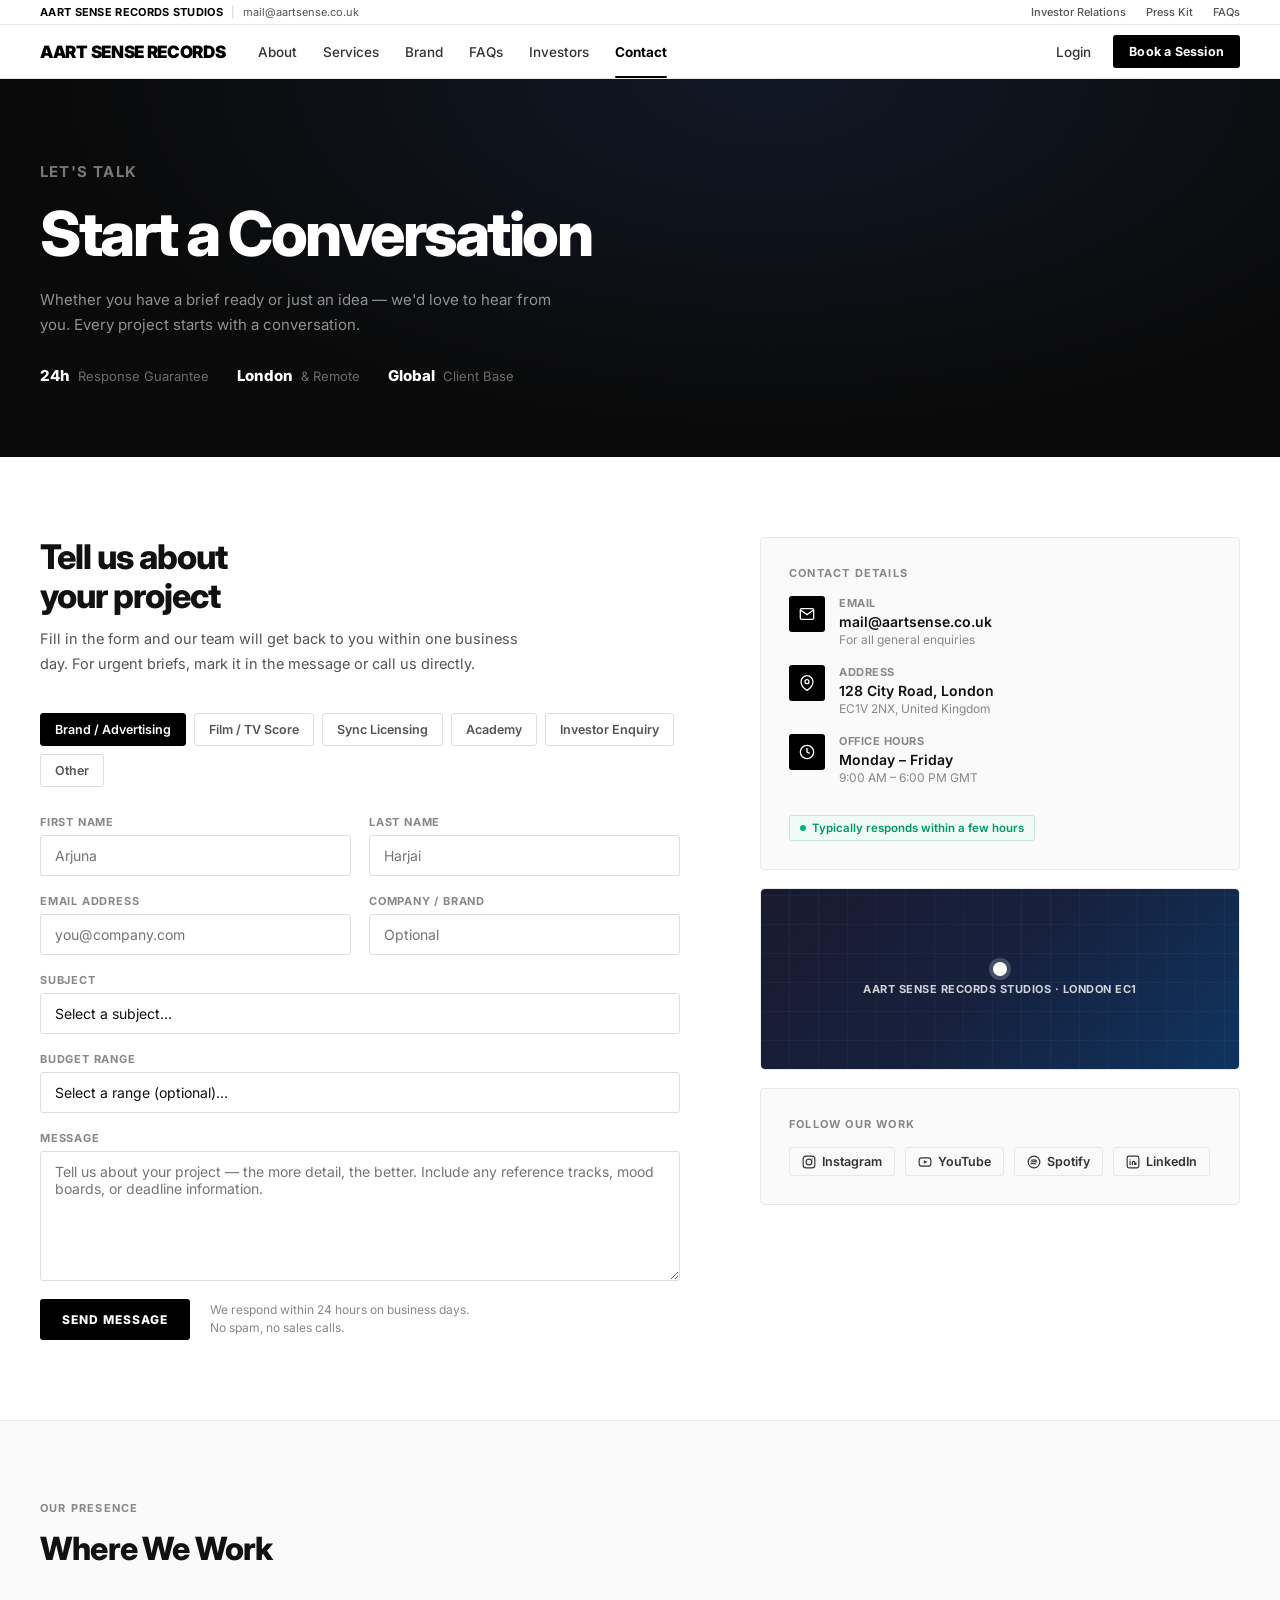
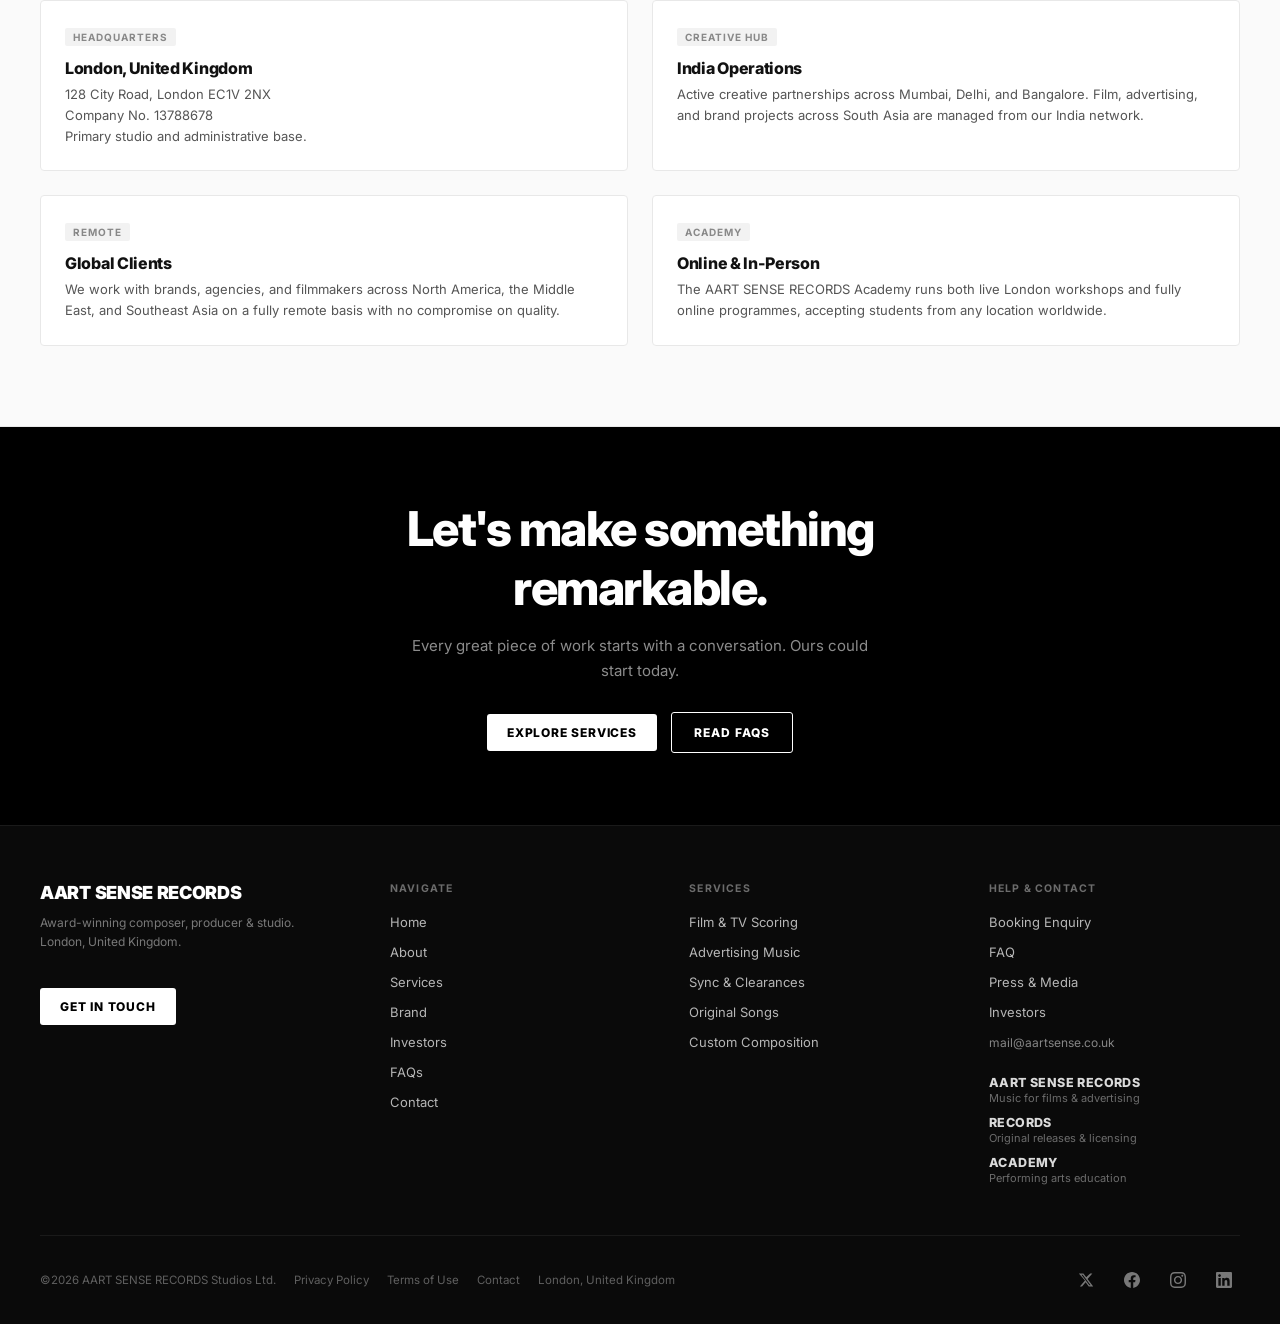
<file: contact.html>
<!DOCTYPE html>
<html lang="en">
<head>
  <meta charset="UTF-8" />
  <meta name="viewport" content="width=device-width, initial-scale=1.0" />
  <title>Contact — AART SENSE RECORDS
 Studios</title>
  <link rel="preconnect" href="https://fonts.googleapis.com" />
  <link rel="preconnect" href="https://fonts.gstatic.com" crossorigin />
  <link href="https://fonts.googleapis.com/css2?family=Inter:wght@300;400;500;600;700;800;900&display=swap" rel="stylesheet" />
  <link rel="stylesheet" href="shared.css" />
  <style>
    /* ── CONTACT PAGE STYLES ── */

    /* Split layout */
    .contact-split {
      max-width: 1200px;
      margin: 0 auto;
      display: grid;
      grid-template-columns: 1fr 480px;
      gap: 80px;
      align-items: start;
    }

    /* Left — form */
    .contact-form-col {}
    .contact-intro {
      margin-bottom: 36px;
    }
    .contact-intro h2 {
      font-size: 34px;
      font-weight: 800;
      letter-spacing: -1px;
      line-height: 1.15;
      margin-bottom: 12px;
    }
    .contact-intro p {
      font-size: 14.5px;
      color: #555;
      line-height: 1.7;
      max-width: 500px;
    }

    /* Booking type selector */
    .booking-types {
      display: flex;
      gap: 8px;
      flex-wrap: wrap;
      margin-bottom: 28px;
    }
    .booking-type-btn {
      background: none;
      border: 1.5px solid #ddd;
      border-radius: 3px;
      padding: 8px 14px;
      font-size: 12.5px;
      font-weight: 600;
      color: #555;
      cursor: pointer;
      transition: border-color .15s, color .15s, background .15s;
    }
    .booking-type-btn:hover { border-color: #000; color: #000; }
    .booking-type-btn.sel { border-color: #000; background: #000; color: #fff; }

    /* Form */
    .contact-form { display: flex; flex-direction: column; gap: 18px; }
    .form-row { display: grid; grid-template-columns: 1fr 1fr; gap: 18px; }
    .form-group { display: flex; flex-direction: column; gap: 6px; }
    .form-group label {
      font-size: 11px;
      font-weight: 700;
      letter-spacing: .8px;
      text-transform: uppercase;
      color: #888;
    }
    .form-group input,
    .form-group select,
    .form-group textarea {
      width: 100%;
      border: 1.5px solid #ddd;
      border-radius: 3px;
      padding: 11px 14px;
      font-size: 14px;
      font-family: inherit;
      color: #111;
      background: #fff;
      transition: border-color .15s;
      outline: none;
      -webkit-appearance: none;
    }
    .form-group input:focus,
    .form-group select:focus,
    .form-group textarea:focus { border-color: #000; }
    .form-group textarea { resize: vertical; min-height: 130px; }
    .form-group select { cursor: pointer; }

    .form-submit-row {
      display: flex;
      align-items: center;
      gap: 20px;
    }
    .form-note {
      font-size: 12px;
      color: #888;
      line-height: 1.5;
    }

    /* Success state */
    .form-success {
      display: none;
      background: #f4faf7;
      border: 1.5px solid #00b67a;
      border-radius: 4px;
      padding: 32px;
      text-align: center;
    }
    .form-success h3 {
      font-size: 20px;
      font-weight: 800;
      letter-spacing: -.3px;
      margin-bottom: 8px;
      color: #000;
    }
    .form-success p {
      font-size: 14px;
      color: #444;
      line-height: 1.65;
    }
    .success-icon {
      width: 48px; height: 48px;
      background: #00b67a;
      border-radius: 50%;
      display: flex; align-items: center; justify-content: center;
      margin: 0 auto 16px;
    }

    /* Right — info panel */
    .contact-info-col {}
    .info-card {
      background: #fafafa;
      border: 1px solid #e8e8e8;
      border-radius: 4px;
      padding: 28px;
      margin-bottom: 18px;
    }
    .info-card h3 {
      font-size: 11px;
      font-weight: 700;
      letter-spacing: 1.2px;
      text-transform: uppercase;
      color: #888;
      margin-bottom: 16px;
    }
    .info-row {
      display: flex;
      gap: 14px;
      align-items: flex-start;
      margin-bottom: 18px;
    }
    .info-row:last-child { margin-bottom: 0; }
    .info-icon {
      width: 36px; height: 36px;
      background: #000;
      border-radius: 3px;
      display: flex; align-items: center; justify-content: center;
      flex-shrink: 0;
    }
    .info-text {}
    .info-label {
      font-size: 11px;
      font-weight: 700;
      letter-spacing: .5px;
      text-transform: uppercase;
      color: #888;
      margin-bottom: 3px;
    }
    .info-value {
      font-size: 14px;
      font-weight: 600;
      color: #111;
    }
    .info-value a { color: #111; }
    .info-value a:hover { text-decoration: underline; }
    .info-sub {
      font-size: 12px;
      color: #888;
      margin-top: 2px;
    }

    /* Response time badge */
    .resp-badge {
      display: inline-flex;
      align-items: center;
      gap: 6px;
      background: #f0faf6;
      border: 1px solid #c3e9d8;
      border-radius: 3px;
      padding: 5px 10px;
      font-size: 11.5px;
      font-weight: 600;
      color: #009960;
      margin-top: 12px;
    }
    .resp-dot {
      width: 6px; height: 6px;
      background: #00b67a;
      border-radius: 50%;
      animation: pulse 1.6s infinite;
    }
    @keyframes pulse {
      0%, 100% { opacity: 1; }
      50% { opacity: .4; }
    }

    /* Social links in info panel */
    .info-socials {
      display: flex;
      gap: 10px;
      flex-wrap: wrap;
      margin-top: 4px;
    }
    .info-social-link {
      display: flex;
      align-items: center;
      gap: 6px;
      font-size: 12.5px;
      font-weight: 600;
      color: #333;
      padding: 6px 12px;
      border: 1px solid #e8e8e8;
      border-radius: 3px;
      transition: border-color .15s, color .15s;
    }
    .info-social-link:hover { border-color: #000; color: #000; }

    /* Map placeholder */
    .map-placeholder {
      width: 100%;
      height: 180px;
      background: linear-gradient(135deg, #1a1a2e 0%, #16213e 50%, #0f3460 100%);
      border-radius: 4px;
      display: flex;
      align-items: center;
      justify-content: center;
      position: relative;
      overflow: hidden;
    }
    .map-placeholder::before {
      content: '';
      position: absolute;
      inset: 0;
      background: repeating-linear-gradient(0deg, transparent, transparent 28px, rgba(255,255,255,.03) 28px, rgba(255,255,255,.03) 29px),
                  repeating-linear-gradient(90deg, transparent, transparent 28px, rgba(255,255,255,.03) 28px, rgba(255,255,255,.03) 29px);
    }
    .map-pin {
      display: flex;
      flex-direction: column;
      align-items: center;
      gap: 6px;
      position: relative;
      z-index: 1;
    }
    .map-pin-dot {
      width: 14px; height: 14px;
      background: #fff;
      border-radius: 50%;
      box-shadow: 0 0 0 4px rgba(255,255,255,.2);
    }
    .map-pin-label {
      font-size: 11px;
      font-weight: 700;
      color: rgba(255,255,255,.8);
      letter-spacing: .5px;
      white-space: nowrap;
    }

    /* Offices section */
    .offices-grid {
      display: grid;
      grid-template-columns: 1fr 1fr;
      gap: 24px;
    }
    .office-card {
      background: #fff;
      border: 1.5px solid #e8e8e8;
      border-radius: 4px;
      padding: 24px;
    }
    .office-tag {
      font-size: 10px;
      font-weight: 700;
      letter-spacing: 1px;
      text-transform: uppercase;
      color: #888;
      background: #f2f2f2;
      display: inline-block;
      padding: 3px 8px;
      border-radius: 2px;
      margin-bottom: 12px;
    }
    .office-card h4 {
      font-size: 16px;
      font-weight: 800;
      letter-spacing: -.3px;
      margin-bottom: 6px;
    }
    .office-card p {
      font-size: 13px;
      color: #555;
      line-height: 1.6;
    }

    @media (max-width: 960px) {
      .contact-split { grid-template-columns: 1fr; gap: 48px; }
      .offices-grid { grid-template-columns: 1fr; }
    }
    @media (max-width: 600px) {
      .form-row { grid-template-columns: 1fr; }
      .booking-types { gap: 6px; }
      .form-submit-row { flex-direction: column; align-items: flex-start; }
    }
  </style>
</head>
<body>

<!-- TOP BAR -->
<div class="top-bar">
  <div class="top-bar-left">
    <span class="brand">AART SENSE RECORDS
 STUDIOS</span>
    <span class="sep">|</span>
    <a href="mailto:mail@aartsense.co.uk">mail@aartsense.co.uk</a>
  </div>
  <div class="top-bar-right">
    <a href="investors.html">Investor Relations</a>
    <a href="brand.html">Press Kit</a>
    <a href="faqs.html">FAQs</a>
  </div>
</div>

<!-- NAVBAR -->
<nav class="navbar" id="navbar">
  <div class="logo"><a href="index.html">AART SENSE RECORDS
</a></div>
  <div class="nav-links">
    <a href="about.html">About</a>
    <a href="services.html">Services</a>
    <a href="brand.html">Brand</a>
    <a href="faqs.html">FAQs</a>
    <a href="investors.html">Investors</a>
    <a href="contact.html" class="active">Contact</a>
  </div>
  <div class="nav-right">
    <span class="nav-login">Login</span>
    <button class="btn-cta">Book a Session</button>
  </div>
  <button class="nav-hamburger" id="navHamburger" aria-label="Open menu" aria-expanded="false">
    <span></span><span></span><span></span>
  </button>
</nav>
<div class="mobile-menu" id="mobileMenu">
  <div class="mobile-menu-header">
    <div class="mobile-logo">AART SENSE RECORDS
</div>
    <button class="mobile-menu-close" id="mobileMenuClose">&#10005;</button>
  </div>
  <nav class="mobile-nav">
    <a href="about.html">About</a>
    <a href="services.html">Services</a>
    <a href="brand.html">Brand</a>
    <a href="faqs.html">FAQs</a>
    <a href="investors.html">Investors</a>
    <a href="contact.html" class="active">Contact</a>
  </nav>
  <div class="mobile-menu-footer">
    <button class="btn-cta">Book a Session</button>
  </div>
</div>
<div class="mobile-menu-overlay" id="mobileMenuOverlay"></div>

<!-- PAGE HERO -->
<section class="page-hero">
  <div class="page-hero-inner">
    <p class="section-label">Let's Talk</p>
    <h1>Start a Conversation</h1>
    <p>Whether you have a brief ready or just an idea — we'd love to hear from you. Every project starts with a conversation.</p>
    <div class="page-hero-meta">
      <div class="ph-stat"><strong>24h</strong> Response Guarantee</div>
      <div class="ph-stat"><strong>London</strong> &amp; Remote</div>
      <div class="ph-stat"><strong>Global</strong> Client Base</div>
    </div>
  </div>
</section>

<!-- CONTACT SECTION -->
<section class="section-white">
  <div class="contact-split">

    <!-- FORM COLUMN -->
    <div class="contact-form-col">
      <div class="contact-intro">
        <h2>Tell us about<br>your project</h2>
        <p>Fill in the form and our team will get back to you within one business day. For urgent briefs, mark it in the message or call us directly.</p>
      </div>

      <!-- Booking type quick-select -->
      <div class="booking-types">
        <button class="booking-type-btn sel" onclick="selectType(this)">Brand / Advertising</button>
        <button class="booking-type-btn" onclick="selectType(this)">Film / TV Score</button>
        <button class="booking-type-btn" onclick="selectType(this)">Sync Licensing</button>
        <button class="booking-type-btn" onclick="selectType(this)">Academy</button>
        <button class="booking-type-btn" onclick="selectType(this)">Investor Enquiry</button>
        <button class="booking-type-btn" onclick="selectType(this)">Other</button>
      </div>

      <!-- Form -->
      <div id="contact-form-wrap">
        <form class="contact-form" id="contactForm" onsubmit="handleSubmit(event)" novalidate>
          <div class="form-row">
            <div class="form-group">
              <label for="fname">First Name</label>
              <input type="text" id="fname" name="fname" placeholder="Arjuna" required />
            </div>
            <div class="form-group">
              <label for="lname">Last Name</label>
              <input type="text" id="lname" name="lname" placeholder="Harjai" required />
            </div>
          </div>
          <div class="form-row">
            <div class="form-group">
              <label for="email">Email Address</label>
              <input type="email" id="email" name="email" placeholder="you@company.com" required />
            </div>
            <div class="form-group">
              <label for="company">Company / Brand</label>
              <input type="text" id="company" name="company" placeholder="Optional" />
            </div>
          </div>
          <div class="form-group">
            <label for="subject">Subject</label>
            <select id="subject" name="subject" required>
              <option value="" disabled selected>Select a subject…</option>
              <option>Brand / Advertising Commission</option>
              <option>Film or TV Score</option>
              <option>Sync Licensing Enquiry</option>
              <option>Music Supervision</option>
              <option>Academy Enquiry</option>
              <option>Press / Media</option>
              <option>Investor Enquiry</option>
              <option>General Question</option>
            </select>
          </div>
          <div class="form-group">
            <label for="budget">Budget Range</label>
            <select id="budget" name="budget">
              <option value="" disabled selected>Select a range (optional)…</option>
              <option>Under £1,000</option>
              <option>£1,000 – £5,000</option>
              <option>£5,000 – £15,000</option>
              <option>£15,000 – £50,000</option>
              <option>£50,000+</option>
              <option>TBD / Let's discuss</option>
            </select>
          </div>
          <div class="form-group">
            <label for="message">Message</label>
            <textarea id="message" name="message" placeholder="Tell us about your project — the more detail, the better. Include any reference tracks, mood boards, or deadline information." required></textarea>
          </div>
          <div class="form-submit-row">
            <button type="submit" class="btn-black">Send Message</button>
            <p class="form-note">We respond within 24 hours on business days.<br>No spam, no sales calls.</p>
          </div>
        </form>
      </div>

      <!-- Success state -->
      <div class="form-success" id="formSuccess">
        <div class="success-icon">
          <svg width="22" height="22" viewBox="0 0 24 24" fill="none" stroke="#fff" stroke-width="2.5"><polyline points="20 6 9 17 4 12"/></svg>
        </div>
        <h3>Message Received</h3>
        <p>Thank you for reaching out. Our team will review your brief and respond within 24 hours on business days.<br><br>In the meantime, explore our <a href="services.html" style="color:#000;text-decoration:underline;">services</a> or check the <a href="faqs.html" style="color:#000;text-decoration:underline;">FAQs</a>.</p>
      </div>
    </div>

    <!-- INFO COLUMN -->
    <div class="contact-info-col">

      <!-- Contact details card -->
      <div class="info-card">
        <h3>Contact Details</h3>
        <div class="info-row">
          <div class="info-icon">
            <svg width="16" height="16" viewBox="0 0 24 24" fill="none" stroke="#fff" stroke-width="2"><path d="M4 4h16c1.1 0 2 .9 2 2v12c0 1.1-.9 2-2 2H4c-1.1 0-2-.9-2-2V6c0-1.1.9-2 2-2z"/><polyline points="22,6 12,13 2,6"/></svg>
          </div>
          <div class="info-text">
            <div class="info-label">Email</div>
            <div class="info-value"><a href="mailto:mail@aartsense.co.uk">mail@aartsense.co.uk</a></div>
            <div class="info-sub">For all general enquiries</div>
          </div>
        </div>
        <div class="info-row">
          <div class="info-icon">
            <svg width="16" height="16" viewBox="0 0 24 24" fill="none" stroke="#fff" stroke-width="2"><path d="M21 10c0 7-9 13-9 13s-9-6-9-13a9 9 0 0 1 18 0z"/><circle cx="12" cy="10" r="3"/></svg>
          </div>
          <div class="info-text">
            <div class="info-label">Address</div>
            <div class="info-value">128 City Road, London</div>
            <div class="info-sub">EC1V 2NX, United Kingdom</div>
          </div>
        </div>
        <div class="info-row">
          <div class="info-icon">
            <svg width="16" height="16" viewBox="0 0 24 24" fill="none" stroke="#fff" stroke-width="2"><circle cx="12" cy="12" r="10"/><polyline points="12 6 12 12 16 14"/></svg>
          </div>
          <div class="info-text">
            <div class="info-label">Office Hours</div>
            <div class="info-value">Monday – Friday</div>
            <div class="info-sub">9:00 AM – 6:00 PM GMT</div>
          </div>
        </div>
        <div class="resp-badge">
          <div class="resp-dot"></div>
          Typically responds within a few hours
        </div>
      </div>

      <!-- Map placeholder -->
      <div class="info-card" style="padding: 0; overflow: hidden; border: 1px solid #e8e8e8;">
        <div class="map-placeholder">
          <div class="map-pin">
            <div class="map-pin-dot"></div>
            <div class="map-pin-label">AART SENSE RECORDS
 STUDIOS · LONDON EC1</div>
          </div>
        </div>
      </div>

      <!-- Social card -->
      <div class="info-card">
        <h3>Follow Our Work</h3>
        <div class="info-socials">
          <a href="#" class="info-social-link">
            <svg width="14" height="14" viewBox="0 0 24 24" fill="none" stroke="currentColor" stroke-width="2"><rect x="2" y="2" width="20" height="20" rx="5"/><circle cx="12" cy="12" r="5"/><circle cx="17.5" cy="6.5" r="1" fill="currentColor" stroke="none"/></svg>
            Instagram
          </a>
          <a href="#" class="info-social-link">
            <svg width="14" height="14" viewBox="0 0 24 24" fill="none" stroke="currentColor" stroke-width="2"><rect x="2" y="5" width="20" height="14" rx="4"/><polygon points="10,9 16,12 10,15" fill="currentColor" stroke="none"/></svg>
            YouTube
          </a>
          <a href="#" class="info-social-link">
            <svg width="14" height="14" viewBox="0 0 24 24" fill="none" stroke="currentColor" stroke-width="2"><circle cx="12" cy="12" r="10"/><path d="M7 15c2.5-1 5.5-1 8 .5M7 12c3-1.2 6.5-1.2 10 0M8 9c2.8-.8 5.8-.8 8 .5" stroke-linecap="round"/></svg>
            Spotify
          </a>
          <a href="#" class="info-social-link">
            <svg width="14" height="14" viewBox="0 0 24 24" fill="none" stroke="currentColor" stroke-width="2"><rect x="2" y="2" width="20" height="20" rx="3"/><path d="M7 10v7M7 7v.5M11 17v-4c0-1.5 1-2 2-2s2 .5 2 2v4M17 17v-4"/></svg>
            LinkedIn
          </a>
        </div>
      </div>

    </div><!-- /info col -->
  </div><!-- /split -->
</section>

<!-- OFFICES SECTION -->
<section class="section-gray">
  <div class="section-inner">
    <p class="section-label">Our Presence</p>
    <h2 style="font-size:32px;font-weight:800;letter-spacing:-.8px;margin-bottom:32px;">Where We Work</h2>
    <div class="offices-grid">
      <div class="office-card">
        <div class="office-tag">Headquarters</div>
        <h4>London, United Kingdom</h4>
        <p>128 City Road, London EC1V 2NX<br>Company No. 13788678<br>Primary studio and administrative base.</p>
      </div>
      <div class="office-card">
        <div class="office-tag">Creative Hub</div>
        <h4>India Operations</h4>
        <p>Active creative partnerships across Mumbai, Delhi, and Bangalore. Film, advertising, and brand projects across South Asia are managed from our India network.</p>
      </div>
      <div class="office-card">
        <div class="office-tag">Remote</div>
        <h4>Global Clients</h4>
        <p>We work with brands, agencies, and filmmakers across North America, the Middle East, and Southeast Asia on a fully remote basis with no compromise on quality.</p>
      </div>
      <div class="office-card">
        <div class="office-tag">Academy</div>
        <h4>Online &amp; In-Person</h4>
        <p>The AART SENSE RECORDS
 Academy runs both live London workshops and fully online programmes, accepting students from any location worldwide.</p>
      </div>
    </div>
  </div>
</section>

<!-- CTA STRIP -->
<div class="cta-strip">
  <h2>Let's make something<br>remarkable.</h2>
  <p>Every great piece of work starts with a conversation. Ours could start today.</p>
  <div class="cta-strip-btns">
    <a href="services.html" class="btn-white">Explore Services</a>
    <a href="faqs.html" class="btn-outline-white">Read FAQs</a>
  </div>
</div>

<!-- FOOTER -->
<footer class="footer">
  <div class="footer-top">
    <div class="footer-cta">
      <div class="footer-logo">AART SENSE RECORDS
</div>
      <p class="footer-tagline">Award-winning composer, producer &amp; studio.<br>London, United Kingdom.</p>
      <a href="contact.html" class="btn-white" style="display:inline-block;margin-top:16px;">Get in Touch</a>
    </div>
    <div class="footer-col">
      <h4>Navigate</h4>
      <ul>
        <li><a href="index.html">Home</a></li>
        <li><a href="about.html">About</a></li>
        <li><a href="services.html">Services</a></li>
        <li><a href="brand.html">Brand</a></li>
        <li><a href="investors.html">Investors</a></li>
        <li><a href="faqs.html">FAQs</a></li>
        <li><a href="contact.html">Contact</a></li>
      </ul>
    </div>
    <div class="footer-col">
      <h4>Services</h4>
      <ul>
        <li><a href="services.html">Film &amp; TV Scoring</a></li>
        <li><a href="services.html">Advertising Music</a></li>
        <li><a href="services.html">Sync &amp; Clearances</a></li>
        <li><a href="services.html">Original Songs</a></li>
        <li><a href="services.html">Custom Composition</a></li>
      </ul>
    </div>
    <div class="footer-col">
      <h4>Help &amp; Contact</h4>
      <ul>
        <li><a href="contact.html">Booking Enquiry</a></li>
        <li><a href="faqs.html">FAQ</a></li>
        <li><a href="brand.html">Press &amp; Media</a></li>
        <li><a href="investors.html">Investors</a></li>
        <li class="tel"><a href="mailto:mail@aartsense.co.uk">mail@aartsense.co.uk</a></li>
      </ul>
      <div class="fm-brands" style="margin-top:24px">
        <div class="fm-brand">
          <div class="fm-brand-name">AART SENSE RECORDS
</div>
          <div class="fm-brand-tagline">Music for films &amp; advertising</div>
        </div>
        <div class="fm-brand">
          <div class="fm-brand-name">RECORDS</div>
          <div class="fm-brand-tagline">Original releases &amp; licensing</div>
        </div>
        <div class="fm-brand">
          <div class="fm-brand-name">ACADEMY</div>
          <div class="fm-brand-tagline">Performing arts education</div>
        </div>
      </div>
    </div>
  </div>
  <div class="footer-bottom">
    <div class="footer-links">
      <span>©2026 AART SENSE RECORDS
 Studios Ltd.</span>
      <a href="#">Privacy Policy</a>
      <a href="#">Terms of Use</a>
      <a href="contact.html">Contact</a>
      <span>London, United Kingdom</span>
    </div>
    <div class="socials">
      <div class="social-btn" title="Twitter / X">
        <svg width="16" height="16" viewBox="0 0 24 24" fill="currentColor"><path d="M18.244 2.25h3.308l-7.227 8.26 8.502 11.24H16.17l-4.714-6.231-5.401 6.231H2.746l7.73-8.835L1.254 2.25H8.08l4.253 5.622L18.244 2.25zm-1.161 17.52h1.833L7.084 4.126H5.117L17.083 19.77z"/></svg>
      </div>
      <div class="social-btn" title="Facebook">
        <svg width="16" height="16" viewBox="0 0 24 24" fill="currentColor"><path d="M24 12.073c0-6.627-5.373-12-12-12s-12 5.373-12 12c0 5.99 4.388 10.954 10.125 11.854v-8.385H7.078v-3.47h3.047V9.43c0-3.007 1.792-4.669 4.533-4.669 1.312 0 2.686.235 2.686.235v2.953H15.83c-1.491 0-1.956.925-1.956 1.874v2.25h3.328l-.532 3.47h-2.796v8.385C19.612 23.027 24 18.062 24 12.073z"/></svg>
      </div>
      <div class="social-btn" title="Instagram">
        <svg width="16" height="16" viewBox="0 0 24 24" fill="currentColor"><path d="M12 2.163c3.204 0 3.584.012 4.85.07 3.252.148 4.771 1.691 4.919 4.919.058 1.265.069 1.645.069 4.849 0 3.205-.012 3.584-.069 4.849-.149 3.225-1.664 4.771-4.919 4.919-1.266.058-1.644.07-4.85.07-3.204 0-3.584-.012-4.849-.07-3.26-.149-4.771-1.699-4.919-4.92-.058-1.265-.07-1.644-.07-4.849 0-3.204.013-3.583.07-4.849.149-3.227 1.664-4.771 4.919-4.919 1.266-.057 1.645-.069 4.849-.069zm0-2.163c-3.259 0-3.667.014-4.947.072-4.358.2-6.78 2.618-6.98 6.98-.059 1.281-.073 1.689-.073 4.948 0 3.259.014 3.668.072 4.948.2 4.358 2.618 6.78 6.98 6.98 1.281.058 1.689.072 4.948.072 3.259 0 3.668-.014 4.948-.072 4.354-.2 6.782-2.618 6.979-6.98.059-1.28.073-1.689.073-4.948 0-3.259-.014-3.667-.072-4.947-.196-4.354-2.617-6.78-6.979-6.98-1.281-.059-1.69-.073-4.949-.073zm0 5.838c-3.403 0-6.162 2.759-6.162 6.162s2.759 6.163 6.162 6.163 6.162-2.759 6.162-6.163c0-3.403-2.759-6.162-6.162-6.162zm0 10.162c-2.209 0-4-1.79-4-4 0-2.209 1.791-4 4-4s4 1.791 4 4c0 2.21-1.791 4-4 4zm6.406-11.845c-.796 0-1.441.645-1.441 1.44s.645 1.44 1.441 1.44c.795 0 1.439-.645 1.439-1.44s-.644-1.44-1.439-1.44z"/></svg>
      </div>
      <div class="social-btn" title="LinkedIn">
        <svg width="16" height="16" viewBox="0 0 24 24" fill="currentColor"><path d="M20.447 20.452h-3.554v-5.569c0-1.328-.027-3.037-1.852-3.037-1.853 0-2.136 1.445-2.136 2.939v5.667H9.351V9h3.414v1.561h.046c.477-.9 1.637-1.85 3.37-1.85 3.601 0 4.267 2.37 4.267 5.455v6.286zM5.337 7.433c-1.144 0-2.063-.926-2.063-2.065 0-1.138.92-2.063 2.063-2.063 1.14 0 2.064.925 2.064 2.063 0 1.139-.925 2.065-2.064 2.065zm1.782 13.019H3.555V9h3.564v11.452zM22.225 0H1.771C.792 0 0 .774 0 1.729v20.542C0 23.227.792 24 1.771 24h20.451C23.2 24 24 23.227 24 22.271V1.729C24 .774 23.2 0 22.222 0h.003z"/></svg>
      </div>
    </div>
  </div>
</footer>

<script>
  // Navbar scroll shadow
  const navbar = document.getElementById('navbar');
  window.addEventListener('scroll', () => {
    navbar.style.boxShadow = window.scrollY > 10 ? '0 2px 12px rgba(0,0,0,.08)' : 'none';
  });

  // Booking type button toggle
  function selectType(btn) {
    document.querySelectorAll('.booking-type-btn').forEach(b => b.classList.remove('sel'));
    btn.classList.add('sel');
    // Auto-fill subject dropdown
    const map = {
      'Brand / Advertising': 'Brand / Advertising Commission',
      'Film / TV Score': 'Film or TV Score',
      'Sync Licensing': 'Sync Licensing Enquiry',
      'Academy': 'Academy Enquiry',
      'Investor Enquiry': 'Investor Enquiry',
      'Other': 'General Question'
    };
    const label = btn.textContent.trim();
    const sel = document.getElementById('subject');
    for (let i = 0; i < sel.options.length; i++) {
      if (sel.options[i].text === map[label]) {
        sel.selectedIndex = i;
        break;
      }
    }
  }

  // Form submit
  function handleSubmit(e) {
    e.preventDefault();
    const form = document.getElementById('contactForm');
    const wrap = document.getElementById('contact-form-wrap');
    const success = document.getElementById('formSuccess');
    wrap.style.display = 'none';
    success.style.display = 'block';
    document.querySelector('.contact-intro').style.opacity = '.35';
    document.querySelector('.booking-types').style.opacity = '.35';
  }
</script>
<script src="animations.js" defer></script>
</body>
</html>
</file>
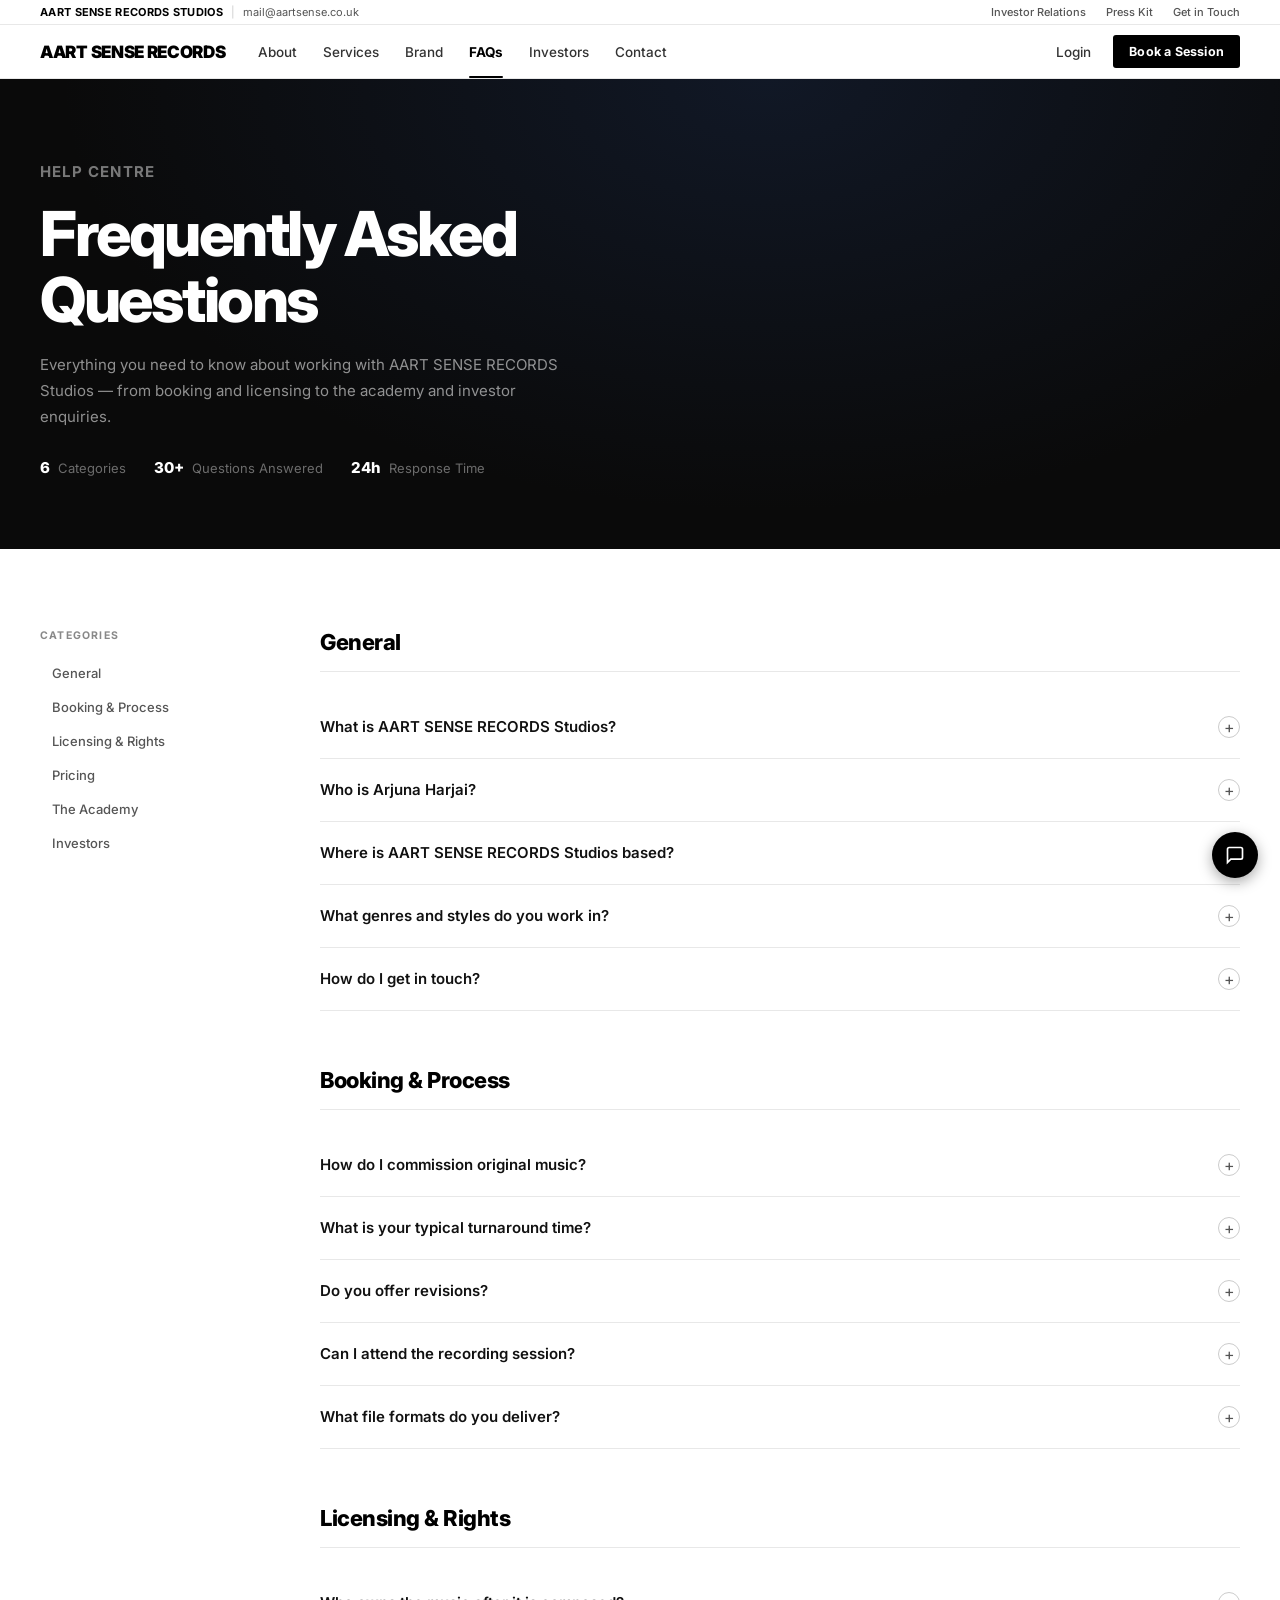
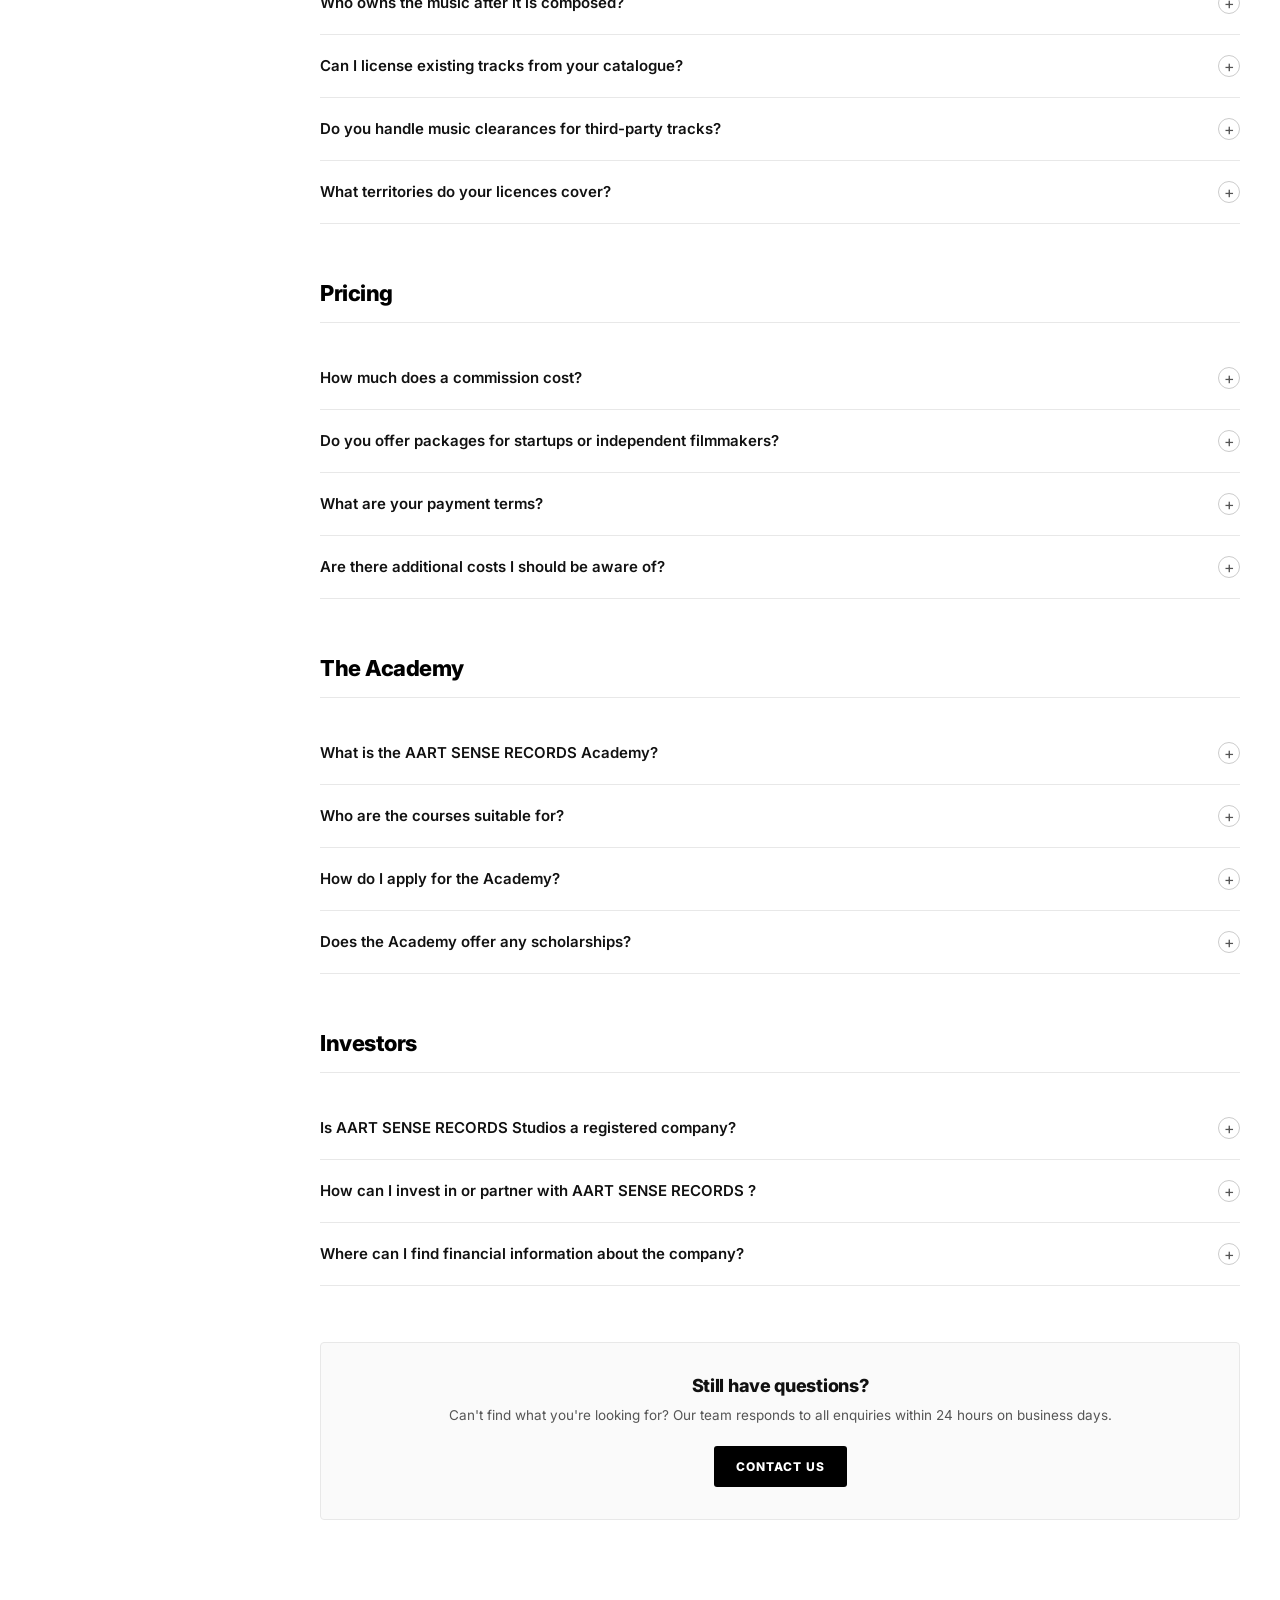
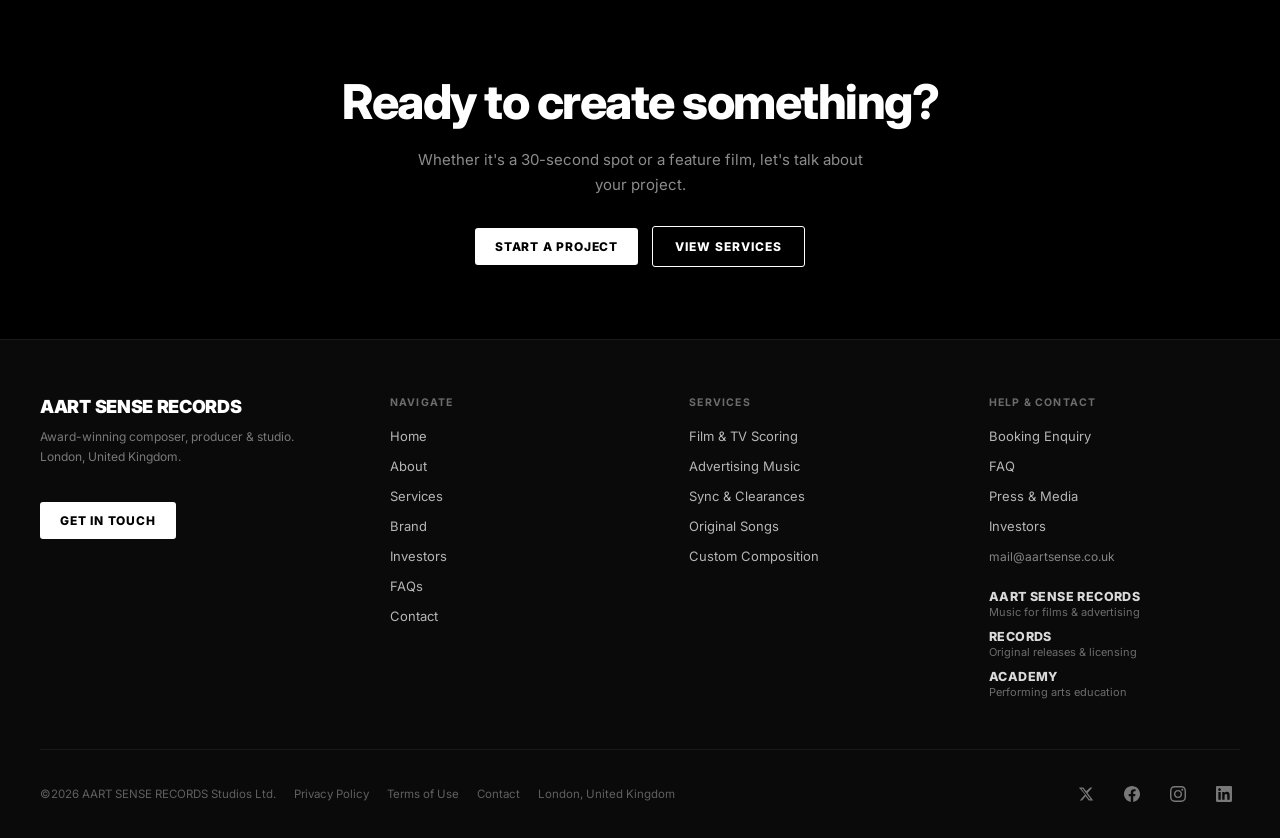
<file: faqs.html>
<!DOCTYPE html>
<html lang="en">
<head>
  <meta charset="UTF-8" />
  <meta name="viewport" content="width=device-width, initial-scale=1.0" />
  <title>FAQs — AART SENSE RECORDS
 Studios</title>
  <link rel="preconnect" href="https://fonts.googleapis.com" />
  <link rel="preconnect" href="https://fonts.gstatic.com" crossorigin />
  <link href="https://fonts.googleapis.com/css2?family=Inter:wght@300;400;500;600;700;800;900&display=swap" rel="stylesheet" />
  <link rel="stylesheet" href="shared.css" />
  <style>
    /* ── FAQ PAGE STYLES ── */
    .faq-layout {
      max-width: 1200px;
      margin: 0 auto;
      display: grid;
      grid-template-columns: 220px 1fr;
      gap: 60px;
      align-items: start;
    }
    .faq-sidebar {
      position: sticky;
      top: 74px;
    }
    .faq-sidebar h3 {
      font-size: 10.5px;
      font-weight: 700;
      letter-spacing: 1.2px;
      text-transform: uppercase;
      color: #888;
      margin-bottom: 16px;
    }
    .faq-sidebar ul {
      list-style: none;
      display: flex;
      flex-direction: column;
      gap: 4px;
    }
    .faq-sidebar ul li a {
      display: block;
      font-size: 13px;
      font-weight: 500;
      color: #555;
      padding: 7px 12px;
      border-radius: 3px;
      transition: background .15s, color .15s;
    }
    .faq-sidebar ul li a:hover { background: #f2f2f2; color: #000; }
    .faq-sidebar ul li a.active { background: #000; color: #fff; }

    .faq-content { min-width: 0; }
    .faq-category { margin-bottom: 56px; }
    .faq-category-title {
      font-size: 22px;
      font-weight: 800;
      letter-spacing: -.5px;
      color: #000;
      margin-bottom: 24px;
      padding-bottom: 16px;
      border-bottom: 1.5px solid #e8e8e8;
    }
    .faq-item {
      border-bottom: 1px solid #e8e8e8;
    }
    .faq-question {
      width: 100%;
      background: none;
      border: none;
      text-align: left;
      padding: 20px 0;
      display: flex;
      align-items: center;
      justify-content: space-between;
      gap: 16px;
      cursor: pointer;
    }
    .faq-question span {
      font-size: 15px;
      font-weight: 600;
      color: #111;
      line-height: 1.4;
    }
    .faq-icon {
      flex-shrink: 0;
      width: 22px;
      height: 22px;
      border: 1.5px solid #ccc;
      border-radius: 50%;
      display: flex;
      align-items: center;
      justify-content: center;
      font-size: 16px;
      color: #555;
      transition: border-color .15s, background .15s, color .15s;
    }
    .faq-item.open .faq-icon {
      background: #000;
      border-color: #000;
      color: #fff;
    }
    .faq-answer {
      display: none;
      padding: 0 0 20px;
      font-size: 14px;
      color: #444;
      line-height: 1.75;
      max-width: 680px;
    }
    .faq-answer a { color: #000; text-decoration: underline; }
    .faq-item.open .faq-answer { display: block; }

    /* ── CONTACT TEASER ── */
    .faq-contact-card {
      background: #fafafa;
      border: 1px solid #e8e8e8;
      border-radius: 4px;
      padding: 32px;
      text-align: center;
      margin-top: 8px;
    }
    .faq-contact-card h3 {
      font-size: 18px;
      font-weight: 800;
      letter-spacing: -.3px;
      margin-bottom: 8px;
    }
    .faq-contact-card p {
      font-size: 13.5px;
      color: #555;
      line-height: 1.65;
      margin-bottom: 20px;
    }

    @media (max-width: 860px) {
      .faq-layout { grid-template-columns: 1fr; }
      .faq-sidebar { display: none; }
    }
  </style>
</head>
<body>

<!-- TOP BAR -->
<div class="top-bar">
  <div class="top-bar-left">
    <span class="brand">AART SENSE RECORDS
 STUDIOS</span>
    <span class="sep">|</span>
    <a href="mailto:mail@aartsense.co.uk">mail@aartsense.co.uk</a>
  </div>
  <div class="top-bar-right">
    <a href="investors.html">Investor Relations</a>
    <a href="brand.html">Press Kit</a>
    <a href="contact.html">Get in Touch</a>
  </div>
</div>

<!-- NAVBAR -->
<nav class="navbar" id="navbar">
  <div class="logo"><a href="index.html">AART SENSE RECORDS
</a></div>
  <div class="nav-links">
    <a href="about.html">About</a>
    <a href="services.html">Services</a>
    <a href="brand.html">Brand</a>
    <a href="faqs.html" class="active">FAQs</a>
    <a href="investors.html">Investors</a>
    <a href="contact.html">Contact</a>
  </div>
  <div class="nav-right">
    <span class="nav-login">Login</span>
    <button class="btn-cta" onclick="window.location='contact.html'">Book a Session</button>
  </div>
  <button class="nav-hamburger" id="navHamburger" aria-label="Open menu" aria-expanded="false">
    <span></span><span></span><span></span>
  </button>
</nav>
<div class="mobile-menu" id="mobileMenu">
  <div class="mobile-menu-header">
    <div class="mobile-logo">AART SENSE RECORDS
</div>
    <button class="mobile-menu-close" id="mobileMenuClose">&#10005;</button>
  </div>
  <nav class="mobile-nav">
    <a href="about.html">About</a>
    <a href="services.html">Services</a>
    <a href="brand.html">Brand</a>
    <a href="faqs.html" class="active">FAQs</a>
    <a href="investors.html">Investors</a>
    <a href="contact.html">Contact</a>
  </nav>
  <div class="mobile-menu-footer">
    <button class="btn-cta">Book a Session</button>
  </div>
</div>
<div class="mobile-menu-overlay" id="mobileMenuOverlay"></div>

<!-- PAGE HERO -->
<section class="page-hero">
  <div class="page-hero-inner">
    <p class="section-label">Help Centre</p>
    <h1>Frequently Asked<br>Questions</h1>
    <p>Everything you need to know about working with AART SENSE RECORDS
 Studios — from booking and licensing to the academy and investor enquiries.</p>
    <div class="page-hero-meta">
      <div class="ph-stat"><strong>6</strong> Categories</div>
      <div class="ph-stat"><strong>30+</strong> Questions Answered</div>
      <div class="ph-stat"><strong>24h</strong> Response Time</div>
    </div>
  </div>
</section>

<!-- FAQ MAIN -->
<section class="section-white">
  <div class="faq-layout">

    <!-- SIDEBAR NAV -->
    <aside class="faq-sidebar">
      <h3>Categories</h3>
      <ul>
        <li><a href="#general" class="active">General</a></li>
        <li><a href="#booking">Booking &amp; Process</a></li>
        <li><a href="#licensing">Licensing &amp; Rights</a></li>
        <li><a href="#pricing">Pricing</a></li>
        <li><a href="#academy">The Academy</a></li>
        <li><a href="#investors">Investors</a></li>
      </ul>
    </aside>

    <!-- FAQ CONTENT -->
    <div class="faq-content">

      <!-- GENERAL -->
      <div class="faq-category" id="general">
        <h2 class="faq-category-title">General</h2>

        <div class="faq-item">
          <button class="faq-question">
            <span>What is AART SENSE RECORDS
 Studios?</span>
            <div class="faq-icon">+</div>
          </button>
          <div class="faq-answer">
            AART SENSE RECORDS
 Studios is a London-based creative studio founded by multi-award-winning artist, composer, and filmmaker Arjuna Harjai. We specialise in original music composition, sync licensing, brand sound strategy, music supervision for film and television, and artist development through the AART SENSE RECORDS
 Academy.
          </div>
        </div>

        <div class="faq-item">
          <button class="faq-question">
            <span>Who is Arjuna Harjai?</span>
            <div class="faq-icon">+</div>
          </button>
          <div class="faq-answer">
            Arjuna Harjai is a BAFTA-shortlisted, ABBY Gold-winning artist and filmmaker with over two decades of experience. He has scored music for international brands including Dettol, Amazon, Google, Cadbury, Jio, and Pepsi; composed for Bollywood films including <em>P.O.W. – Baandi Ya Aaraad</em> and <em>Lucknow Central</em>; and charted on Spotify's Viral 50 (UK) and BBC Asian Network's Top 30. He is the founder and creative director of AART SENSE RECORDS
 Studios.
          </div>
        </div>

        <div class="faq-item">
          <button class="faq-question">
            <span>Where is AART SENSE RECORDS
 Studios based?</span>
            <div class="faq-icon">+</div>
          </button>
          <div class="faq-answer">
            Our registered office is at 128 City Road, London, EC1V 2NX, United Kingdom. We work with clients across India, Europe, North America, and the Middle East on a remote and in-person basis.
          </div>
        </div>

        <div class="faq-item">
          <button class="faq-question">
            <span>What genres and styles do you work in?</span>
            <div class="faq-icon">+</div>
          </button>
          <div class="faq-answer">
            Our catalogue spans Hindustani classical, contemporary Bollywood, acoustic folk, ambient cinematic, electronic, jazz-fusion, and bespoke brand scores. Arjuna's versatility means we rarely turn down a brief based on genre — if anything, mixing aesthetics is where our best work tends to come from.
          </div>
        </div>

        <div class="faq-item">
          <button class="faq-question">
            <span>How do I get in touch?</span>
            <div class="faq-icon">+</div>
          </button>
          <div class="faq-answer">
            The fastest route is via our <a href="contact.html">Contact page</a>. For general enquiries email <a href="mailto:mail@aartsense.co.uk">mail@aartsense.co.uk</a>. For urgent or time-sensitive briefs, indicate "URGENT" in the subject line and we will aim to respond within 4 hours during business hours (Mon–Fri, 9am–6pm GMT).
          </div>
        </div>

      </div><!-- /general -->

      <!-- BOOKING & PROCESS -->
      <div class="faq-category" id="booking">
        <h2 class="faq-category-title">Booking &amp; Process</h2>

        <div class="faq-item">
          <button class="faq-question">
            <span>How do I commission original music?</span>
            <div class="faq-icon">+</div>
          </button>
          <div class="faq-answer">
            Start by submitting a brief via the <a href="contact.html">Contact page</a> or emailing us directly. Include your project type (ad, film, brand, personal), the mood or reference tracks you have in mind, your intended use (broadcast, digital, social), and your deadline. We will schedule a discovery call within 48 hours to align on creative direction before beginning any work.
          </div>
        </div>

        <div class="faq-item">
          <button class="faq-question">
            <span>What is your typical turnaround time?</span>
            <div class="faq-icon">+</div>
          </button>
          <div class="faq-answer">
            Turnaround depends heavily on the scope. A 30-second brand jingle can be delivered in 5–7 working days. A full film score typically requires 4–12 weeks. For advertising campaigns with multiple assets, we normally agree milestones at the brief stage. We always recommend building in a minimum of 10 working days for any commissioned project.
          </div>
        </div>

        <div class="faq-item">
          <button class="faq-question">
            <span>Do you offer revisions?</span>
            <div class="faq-icon">+</div>
          </button>
          <div class="faq-answer">
            Yes. Standard commissions include two rounds of creative revisions. Additional revision rounds can be agreed at an hourly rate before work begins. We find that detailed briefs and an upfront alignment call significantly reduce the need for revisions, so we invest time in that process from the start.
          </div>
        </div>

        <div class="faq-item">
          <button class="faq-question">
            <span>Can I attend the recording session?</span>
            <div class="faq-icon">+</div>
          </button>
          <div class="faq-answer">
            Absolutely — and we encourage it for larger projects. For remote clients, we offer a live session stream with a director's audio feed so you can provide real-time feedback. For clients who can travel to London, studio visits can be arranged with advance notice.
          </div>
        </div>

        <div class="faq-item">
          <button class="faq-question">
            <span>What file formats do you deliver?</span>
            <div class="faq-icon">+</div>
          </button>
          <div class="faq-answer">
            We deliver broadcast-quality WAV or AIFF (24-bit / 48kHz or 96kHz as required) as standard, along with MP3 (320kbps) for reference. For broadcast and film, we can provide stems, M&amp;E tracks, and cue sheets on request. Video-synced deliveries (Quicktime or MXF) are also available for post-production workflows.
          </div>
        </div>

      </div><!-- /booking -->

      <!-- LICENSING & RIGHTS -->
      <div class="faq-category" id="licensing">
        <h2 class="faq-category-title">Licensing &amp; Rights</h2>

        <div class="faq-item">
          <button class="faq-question">
            <span>Who owns the music after it is composed?</span>
            <div class="faq-icon">+</div>
          </button>
          <div class="faq-answer">
            For bespoke commissions, the copyright structure is agreed in the contract before work begins. Typically, AART SENSE RECORDS
 retains the master and publishing rights while granting the client a broad synchronisation licence. Full buyouts — where all rights transfer to the client — are available at a higher fee. We never assign rights without a signed agreement in place.
          </div>
        </div>

        <div class="faq-item">
          <button class="faq-question">
            <span>Can I license existing tracks from your catalogue?</span>
            <div class="faq-icon">+</div>
          </button>
          <div class="faq-answer">
            Yes. We have a growing catalogue of cleared, sync-ready tracks available for licensing across advertising, digital content, film, and TV. Send us your brief — territory, media type, duration, and exclusivity requirements — and we will provide a quote within 24 hours.
          </div>
        </div>

        <div class="faq-item">
          <button class="faq-question">
            <span>Do you handle music clearances for third-party tracks?</span>
            <div class="faq-icon">+</div>
          </button>
          <div class="faq-answer">
            Yes. Our music supervision service includes full clearance management — we identify rights holders, negotiate sync and master licences, and handle all paperwork. This is particularly useful for advertising agencies and post-production houses who need to clear music quickly without the back-and-forth of direct negotiation.
          </div>
        </div>

        <div class="faq-item">
          <button class="faq-question">
            <span>What territories do your licences cover?</span>
            <div class="faq-icon">+</div>
          </button>
          <div class="faq-answer">
            We can license for any territory or combination of territories — UK only, pan-European, South Asia, worldwide, or custom. Licence fees are scaled accordingly. We regularly handle India-UK cross-territory briefs and are comfortable navigating both PRS (UK) and IPRS (India) frameworks.
          </div>
        </div>

      </div><!-- /licensing -->

      <!-- PRICING -->
      <div class="faq-category" id="pricing">
        <h2 class="faq-category-title">Pricing</h2>

        <div class="faq-item">
          <button class="faq-question">
            <span>How much does a commission cost?</span>
            <div class="faq-icon">+</div>
          </button>
          <div class="faq-answer">
            Pricing is project-specific and depends on scope, usage, duration, and exclusivity. As a guide: a 30-second social ad score starts from £1,500; a full 60-second brand TVC score from £3,500; a feature film score is quoted on application. We are transparent about costs and will always provide a detailed quote before work begins — no hidden fees.
          </div>
        </div>

        <div class="faq-item">
          <button class="faq-question">
            <span>Do you offer packages for startups or independent filmmakers?</span>
            <div class="faq-icon">+</div>
          </button>
          <div class="faq-answer">
            Yes. We have a limited number of reduced-rate slots each quarter for independent and emerging projects we believe in creatively. If you are a first-time filmmaker, independent label, or early-stage brand, mention it in your initial enquiry and we will let you know if we can accommodate your budget.
          </div>
        </div>

        <div class="faq-item">
          <button class="faq-question">
            <span>What are your payment terms?</span>
            <div class="faq-icon">+</div>
          </button>
          <div class="faq-answer">
            Standard terms are 50% deposit on signing, 50% on delivery. For larger projects (£10,000+), we can structure milestone payments. We accept bank transfer (BACS / SWIFT), and invoice in GBP or INR. Invoices are issued within one business day of each payment stage.
          </div>
        </div>

        <div class="faq-item">
          <button class="faq-question">
            <span>Are there additional costs I should be aware of?</span>
            <div class="faq-icon">+</div>
          </button>
          <div class="faq-answer">
            Session musician fees, studio hire (if external), and third-party clearance costs are quoted separately if applicable. If we need to bring in additional live musicians beyond our in-house ensemble, we will always get your approval before incurring those costs. Our quotes are always all-inclusive of our own creative and production fees.
          </div>
        </div>

      </div><!-- /pricing -->

      <!-- THE ACADEMY -->
      <div class="faq-category" id="academy">
        <h2 class="faq-category-title">The Academy</h2>

        <div class="faq-item">
          <button class="faq-question">
            <span>What is the AART SENSE RECORDS
 Academy?</span>
            <div class="faq-icon">+</div>
          </button>
          <div class="faq-answer">
            The AART SENSE RECORDS
 Academy is our artist development and music education division. It offers one-to-one mentorship, group masterclasses, and intensive programmes covering songwriting, music production, film scoring, and the business of music. Courses are delivered online and in-person in London.
          </div>
        </div>

        <div class="faq-item">
          <button class="faq-question">
            <span>Who are the courses suitable for?</span>
            <div class="faq-icon">+</div>
          </button>
          <div class="faq-answer">
            Our programmes cater to a wide range — from complete beginners exploring music for the first time, to professional musicians looking to transition into sync, film, or brand music. Each intake is assessed individually so we can ensure you are placed in the right programme.
          </div>
        </div>

        <div class="faq-item">
          <button class="faq-question">
            <span>How do I apply for the Academy?</span>
            <div class="faq-icon">+</div>
          </button>
          <div class="faq-answer">
            Applications open three times a year (January, May, and September). Submit an expression of interest via the <a href="contact.html">Contact page</a> selecting "Academy Enquiry" from the subject dropdown. We will send you the current course catalogue and application form. Intake is limited to ensure quality of mentorship.
          </div>
        </div>

        <div class="faq-item">
          <button class="faq-question">
            <span>Does the Academy offer any scholarships?</span>
            <div class="faq-icon">+</div>
          </button>
          <div class="faq-answer">
            Yes. We offer two partial-scholarship places per intake for candidates from underrepresented backgrounds in the music industry. Scholarship applications are reviewed by Arjuna personally. Details are shared with the full course catalogue on application.
          </div>
        </div>

      </div><!-- /academy -->

      <!-- INVESTORS -->
      <div class="faq-category" id="investors">
        <h2 class="faq-category-title">Investors</h2>

        <div class="faq-item">
          <button class="faq-question">
            <span>Is AART SENSE RECORDS
 Studios a registered company?</span>
            <div class="faq-icon">+</div>
          </button>
          <div class="faq-answer">
            Yes. AART SENSE RECORDS
 Studios is incorporated in England and Wales. Company registration number: 13788678. Registered address: 128 City Road, London, EC1V 2NX.
          </div>
        </div>

        <div class="faq-item">
          <button class="faq-question">
            <span>How can I invest in or partner with AART SENSE RECORDS
?</span>
            <div class="faq-icon">+</div>
          </button>
          <div class="faq-answer">
            We are selectively open to strategic investment conversations. Visit the <a href="investors.html">Investors page</a> to submit a formal enquiry. We ask all prospective investors to complete the enquiry form so we can understand your background and investment thesis before scheduling a call.
          </div>
        </div>

        <div class="faq-item">
          <button class="faq-question">
            <span>Where can I find financial information about the company?</span>
            <div class="faq-icon">+</div>
          </button>
          <div class="faq-answer">
            AART SENSE RECORDS
 Studios files annual accounts with Companies House (UK). For investor-level financial information including projections, revenue breakdown, and cap table, please submit an investor enquiry via the <a href="investors.html">Investors page</a>. An NDA may be required before detailed financials are shared.
          </div>
        </div>

      </div><!-- /investors -->

      <!-- CONTACT TEASER -->
      <div class="faq-contact-card">
        <h3>Still have questions?</h3>
        <p>Can't find what you're looking for? Our team responds to all enquiries within 24 hours on business days.</p>
        <a href="contact.html" class="btn-black">Contact Us</a>
      </div>

    </div><!-- /faq-content -->
  </div><!-- /faq-layout -->
</section>

<!-- CTA STRIP -->
<div class="cta-strip">
  <h2>Ready to create something?</h2>
  <p>Whether it's a 30-second spot or a feature film, let's talk about your project.</p>
  <div class="cta-strip-btns">
    <a href="contact.html" class="btn-white">Start a Project</a>
    <a href="services.html" class="btn-outline-white">View Services</a>
  </div>
</div>

<!-- FOOTER -->
<footer class="footer">
  <div class="footer-top">
    <div class="footer-cta">
      <div class="footer-logo">AART SENSE RECORDS
</div>
      <p class="footer-tagline">Award-winning composer, producer &amp; studio.<br>London, United Kingdom.</p>
      <a href="contact.html" class="btn-white" style="display:inline-block;margin-top:16px;">Get in Touch</a>
    </div>
    <div class="footer-col">
      <h4>Navigate</h4>
      <ul>
        <li><a href="index.html">Home</a></li>
        <li><a href="about.html">About</a></li>
        <li><a href="services.html">Services</a></li>
        <li><a href="brand.html">Brand</a></li>
        <li><a href="investors.html">Investors</a></li>
        <li><a href="faqs.html">FAQs</a></li>
        <li><a href="contact.html">Contact</a></li>
      </ul>
    </div>
    <div class="footer-col">
      <h4>Services</h4>
      <ul>
        <li><a href="services.html">Film &amp; TV Scoring</a></li>
        <li><a href="services.html">Advertising Music</a></li>
        <li><a href="services.html">Sync &amp; Clearances</a></li>
        <li><a href="services.html">Original Songs</a></li>
        <li><a href="services.html">Custom Composition</a></li>
      </ul>
    </div>
    <div class="footer-col">
      <h4>Help &amp; Contact</h4>
      <ul>
        <li><a href="contact.html">Booking Enquiry</a></li>
        <li><a href="faqs.html">FAQ</a></li>
        <li><a href="brand.html">Press &amp; Media</a></li>
        <li><a href="investors.html">Investors</a></li>
        <li class="tel"><a href="mailto:mail@aartsense.co.uk">mail@aartsense.co.uk</a></li>
      </ul>
      <div class="fm-brands" style="margin-top:24px">
        <div class="fm-brand">
          <div class="fm-brand-name">AART SENSE RECORDS
</div>
          <div class="fm-brand-tagline">Music for films &amp; advertising</div>
        </div>
        <div class="fm-brand">
          <div class="fm-brand-name">RECORDS</div>
          <div class="fm-brand-tagline">Original releases &amp; licensing</div>
        </div>
        <div class="fm-brand">
          <div class="fm-brand-name">ACADEMY</div>
          <div class="fm-brand-tagline">Performing arts education</div>
        </div>
      </div>
    </div>
  </div>
  <div class="footer-bottom">
    <div class="footer-links">
      <span>©2026 AART SENSE RECORDS
 Studios Ltd.</span>
      <a href="#">Privacy Policy</a>
      <a href="#">Terms of Use</a>
      <a href="contact.html">Contact</a>
      <span>London, United Kingdom</span>
    </div>
    <div class="socials">
      <div class="social-btn" title="Twitter / X">
        <svg width="16" height="16" viewBox="0 0 24 24" fill="currentColor"><path d="M18.244 2.25h3.308l-7.227 8.26 8.502 11.24H16.17l-4.714-6.231-5.401 6.231H2.746l7.73-8.835L1.254 2.25H8.08l4.253 5.622L18.244 2.25zm-1.161 17.52h1.833L7.084 4.126H5.117L17.083 19.77z"/></svg>
      </div>
      <div class="social-btn" title="Facebook">
        <svg width="16" height="16" viewBox="0 0 24 24" fill="currentColor"><path d="M24 12.073c0-6.627-5.373-12-12-12s-12 5.373-12 12c0 5.99 4.388 10.954 10.125 11.854v-8.385H7.078v-3.47h3.047V9.43c0-3.007 1.792-4.669 4.533-4.669 1.312 0 2.686.235 2.686.235v2.953H15.83c-1.491 0-1.956.925-1.956 1.874v2.25h3.328l-.532 3.47h-2.796v8.385C19.612 23.027 24 18.062 24 12.073z"/></svg>
      </div>
      <div class="social-btn" title="Instagram">
        <svg width="16" height="16" viewBox="0 0 24 24" fill="currentColor"><path d="M12 2.163c3.204 0 3.584.012 4.85.07 3.252.148 4.771 1.691 4.919 4.919.058 1.265.069 1.645.069 4.849 0 3.205-.012 3.584-.069 4.849-.149 3.225-1.664 4.771-4.919 4.919-1.266.058-1.644.07-4.85.07-3.204 0-3.584-.012-4.849-.07-3.26-.149-4.771-1.699-4.919-4.92-.058-1.265-.07-1.644-.07-4.849 0-3.204.013-3.583.07-4.849.149-3.227 1.664-4.771 4.919-4.919 1.266-.057 1.645-.069 4.849-.069zm0-2.163c-3.259 0-3.667.014-4.947.072-4.358.2-6.78 2.618-6.98 6.98-.059 1.281-.073 1.689-.073 4.948 0 3.259.014 3.668.072 4.948.2 4.358 2.618 6.78 6.98 6.98 1.281.058 1.689.072 4.948.072 3.259 0 3.668-.014 4.948-.072 4.354-.2 6.782-2.618 6.979-6.98.059-1.28.073-1.689.073-4.948 0-3.259-.014-3.667-.072-4.947-.196-4.354-2.617-6.78-6.979-6.98-1.281-.059-1.69-.073-4.949-.073zm0 5.838c-3.403 0-6.162 2.759-6.162 6.162s2.759 6.163 6.162 6.163 6.162-2.759 6.162-6.163c0-3.403-2.759-6.162-6.162-6.162zm0 10.162c-2.209 0-4-1.79-4-4 0-2.209 1.791-4 4-4s4 1.791 4 4c0 2.21-1.791 4-4 4zm6.406-11.845c-.796 0-1.441.645-1.441 1.44s.645 1.44 1.441 1.44c.795 0 1.439-.645 1.439-1.44s-.644-1.44-1.439-1.44z"/></svg>
      </div>
      <div class="social-btn" title="LinkedIn">
        <svg width="16" height="16" viewBox="0 0 24 24" fill="currentColor"><path d="M20.447 20.452h-3.554v-5.569c0-1.328-.027-3.037-1.852-3.037-1.853 0-2.136 1.445-2.136 2.939v5.667H9.351V9h3.414v1.561h.046c.477-.9 1.637-1.85 3.37-1.85 3.601 0 4.267 2.37 4.267 5.455v6.286zM5.337 7.433c-1.144 0-2.063-.926-2.063-2.065 0-1.138.92-2.063 2.063-2.063 1.14 0 2.064.925 2.064 2.063 0 1.139-.925 2.065-2.064 2.065zm1.782 13.019H3.555V9h3.564v11.452zM22.225 0H1.771C.792 0 0 .774 0 1.729v20.542C0 23.227.792 24 1.771 24h20.451C23.2 24 24 23.227 24 22.271V1.729C24 .774 23.2 0 22.222 0h.003z"/></svg>
      </div>
    </div>
  </div>
</footer>

<!-- CHAT BUBBLE -->
<div class="chat-bubble" onclick="window.location='contact.html'">
  <svg width="20" height="20" viewBox="0 0 24 24" fill="none" stroke="#fff" stroke-width="2"><path d="M21 15a2 2 0 0 1-2 2H7l-4 4V5a2 2 0 0 1 2-2h14a2 2 0 0 1 2 2z"/></svg>
</div>

<script>
  // Navbar scroll shadow
  const navbar = document.getElementById('navbar');
  window.addEventListener('scroll', () => {
    navbar.style.boxShadow = window.scrollY > 10 ? '0 2px 12px rgba(0,0,0,.08)' : 'none';
  });

  // FAQ accordion
  document.querySelectorAll('.faq-question').forEach(btn => {
    btn.addEventListener('click', () => {
      const item = btn.closest('.faq-item');
      const isOpen = item.classList.contains('open');
      // Close all
      document.querySelectorAll('.faq-item.open').forEach(i => {
        i.classList.remove('open');
        i.querySelector('.faq-icon').textContent = '+';
      });
      // Open clicked if it was closed
      if (!isOpen) {
        item.classList.add('open');
        item.querySelector('.faq-icon').textContent = '−';
      }
    });
  });

  // Sidebar active highlight on scroll
  const sections = document.querySelectorAll('.faq-category');
  const sidebarLinks = document.querySelectorAll('.faq-sidebar a');
  window.addEventListener('scroll', () => {
    let current = '';
    sections.forEach(sec => {
      if (window.scrollY >= sec.offsetTop - 120) current = sec.id;
    });
    sidebarLinks.forEach(link => {
      link.classList.toggle('active', link.getAttribute('href') === '#' + current);
    });
  });
</script>
<script src="animations.js" defer></script>
</body>
</html>
</file>
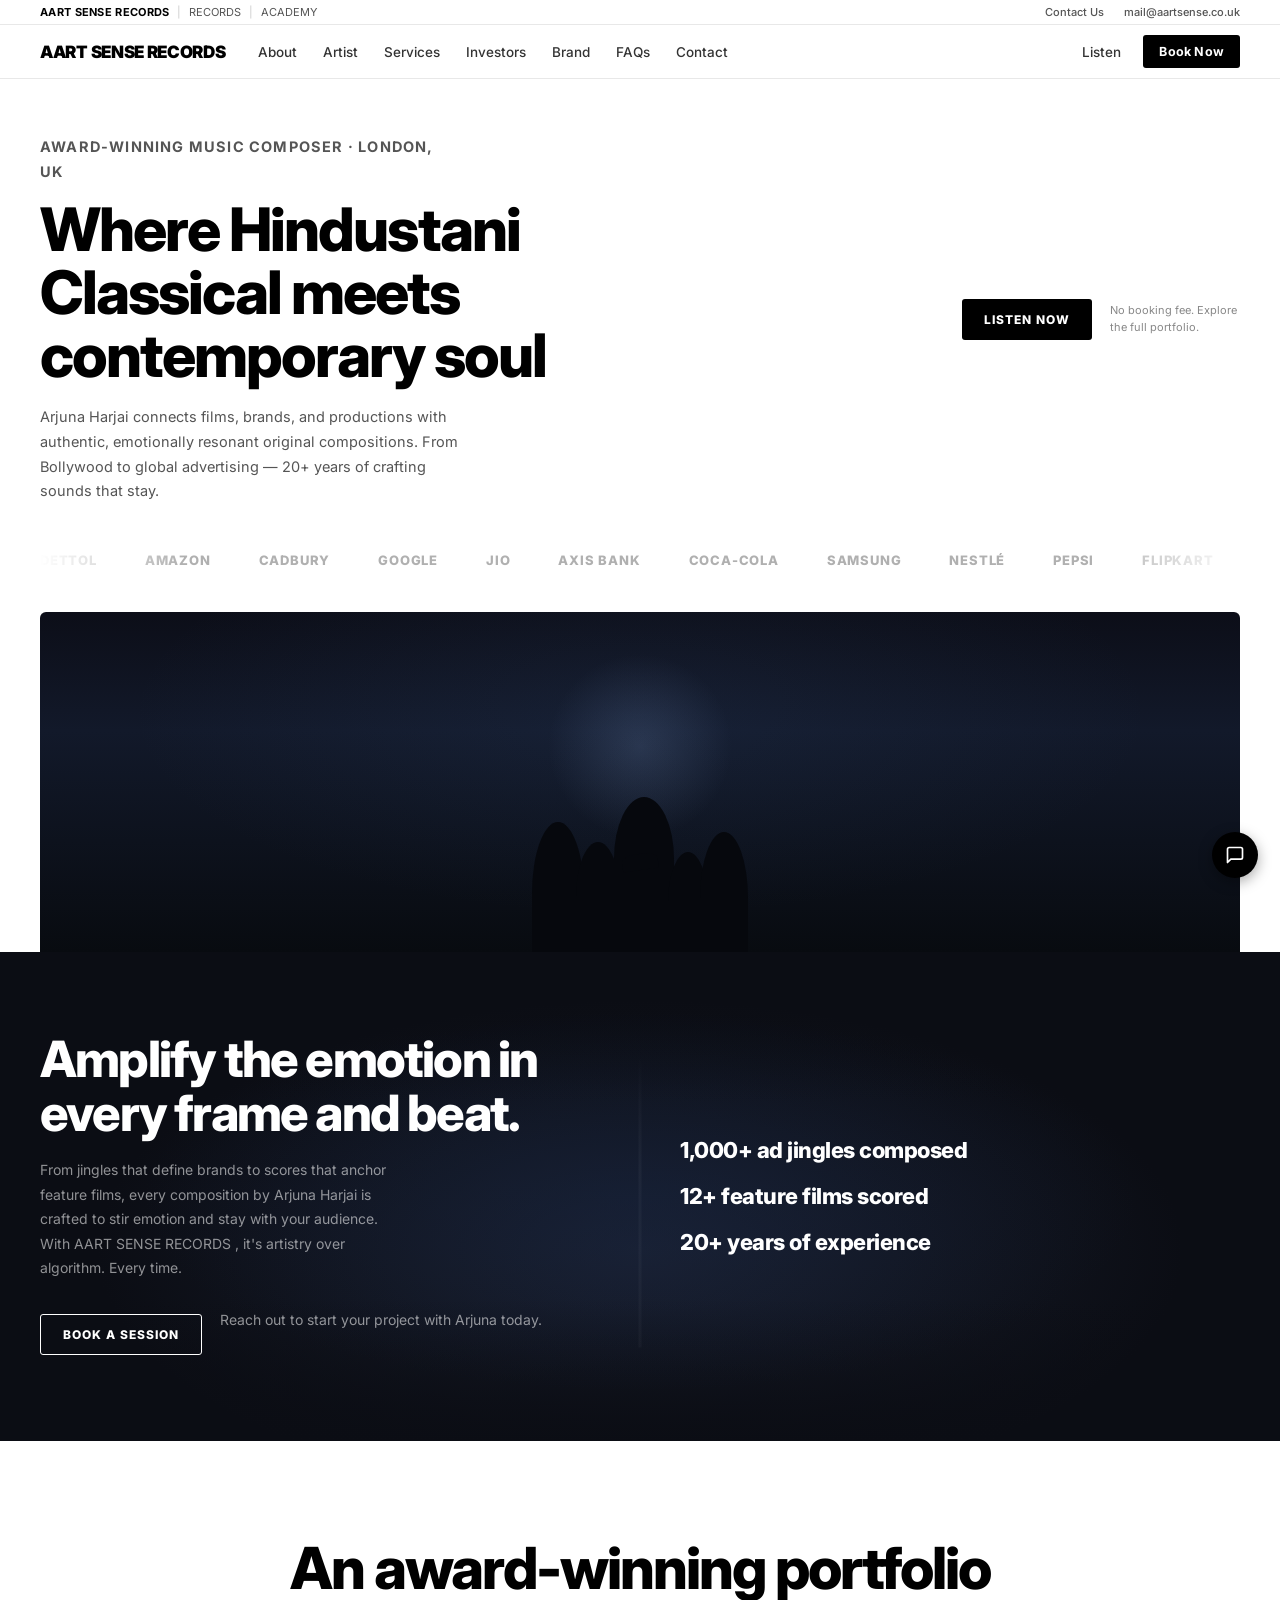
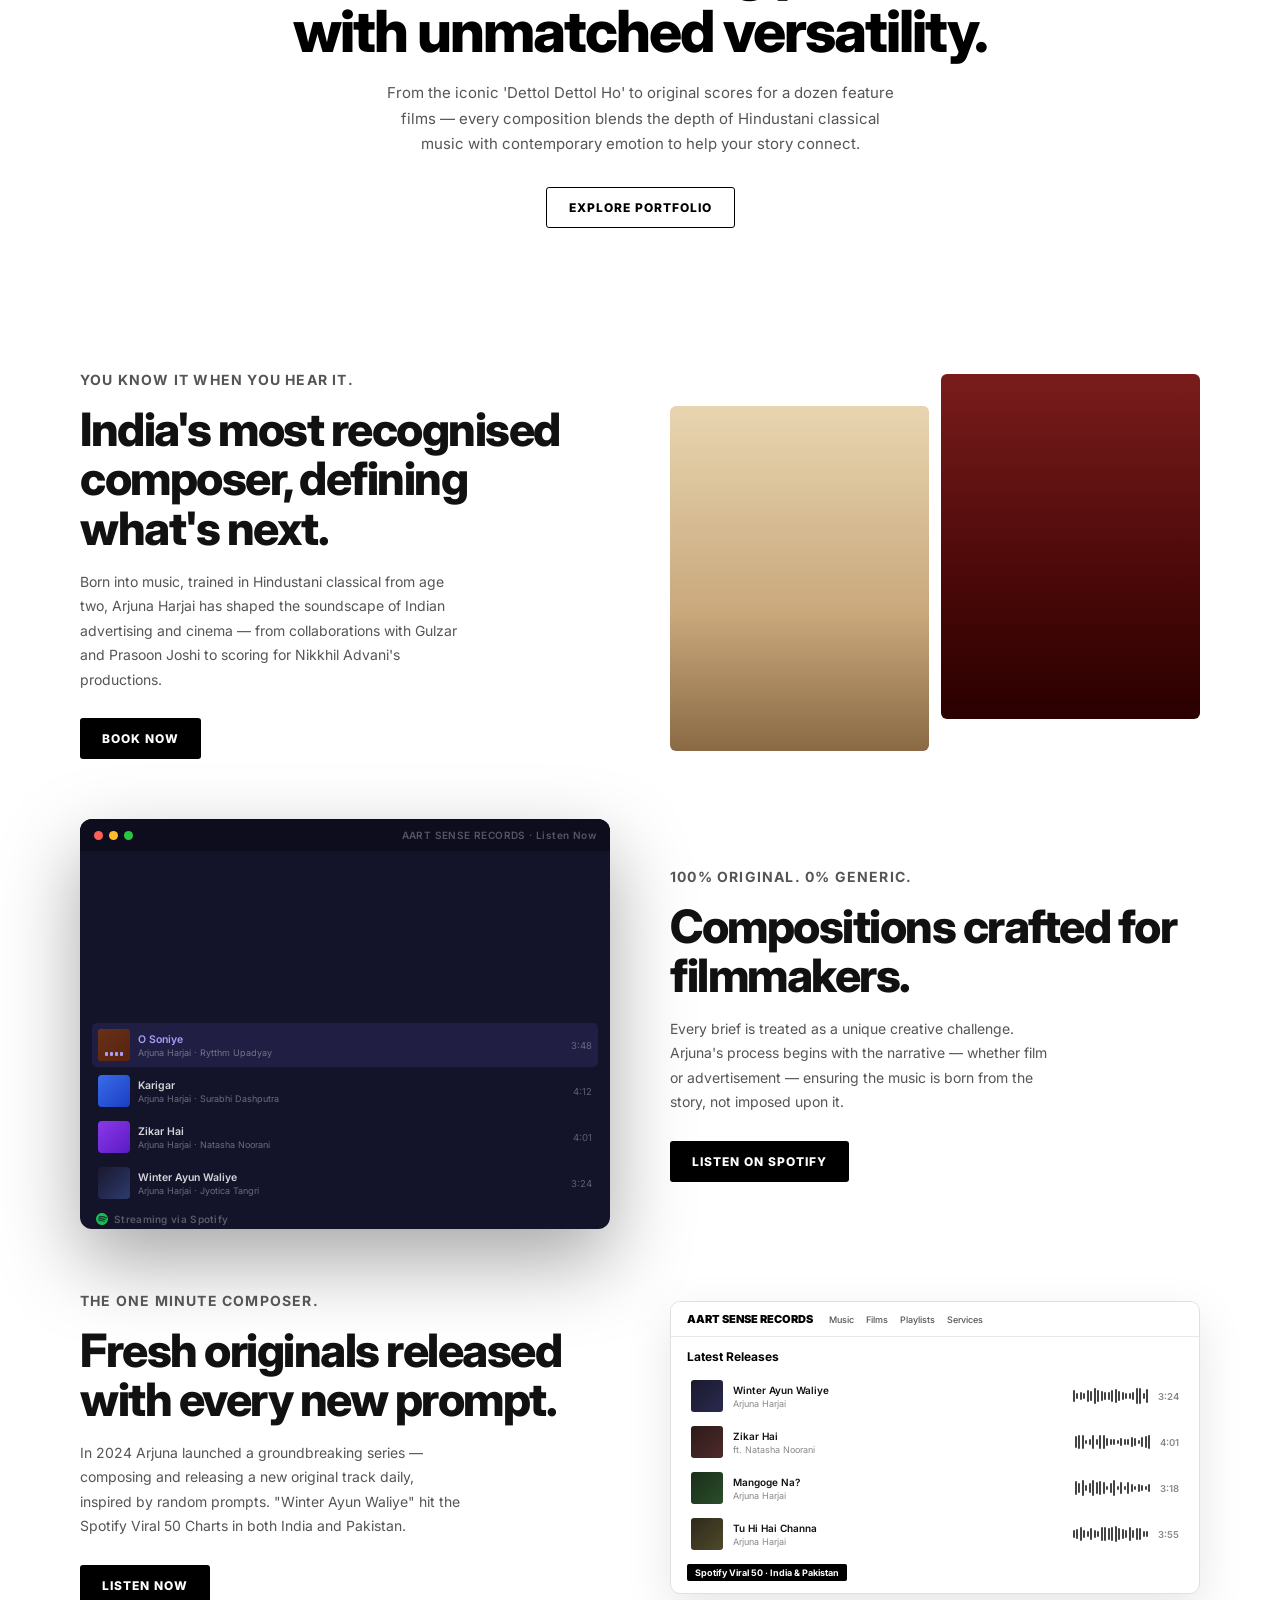
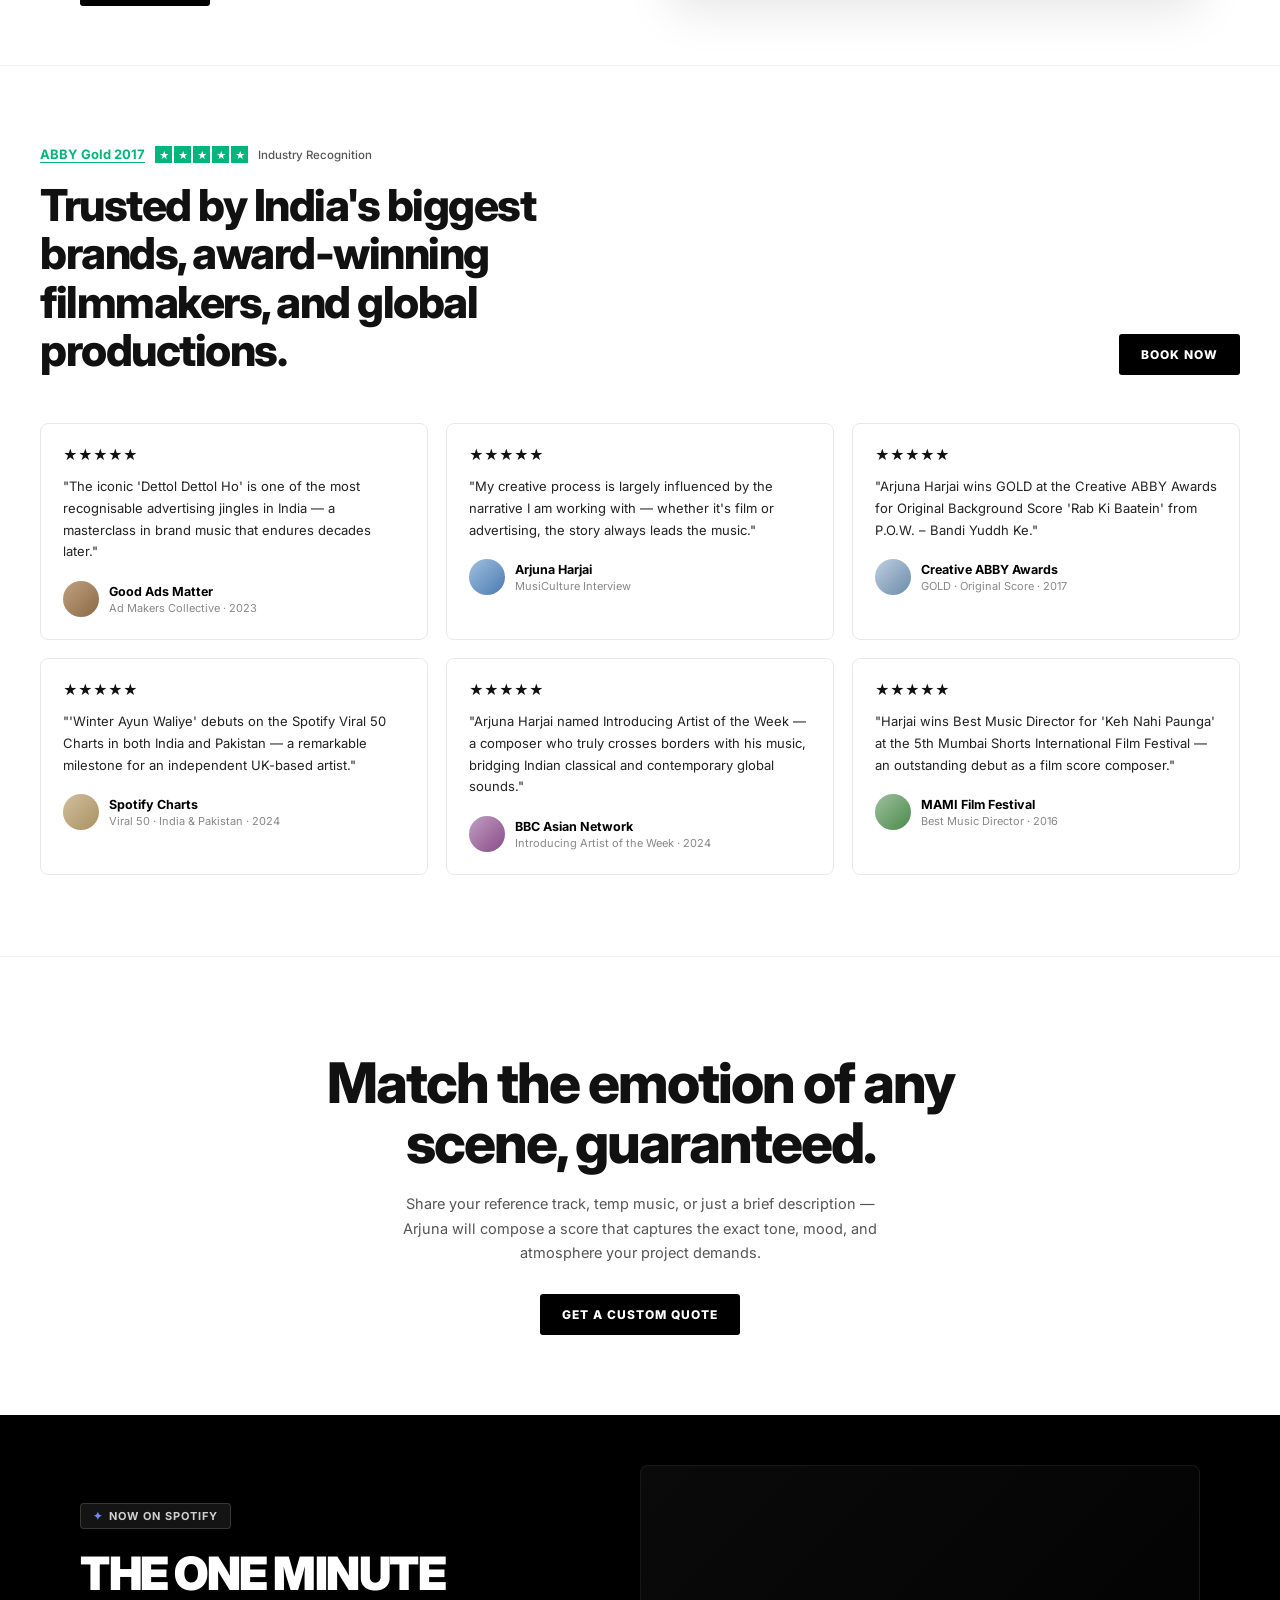
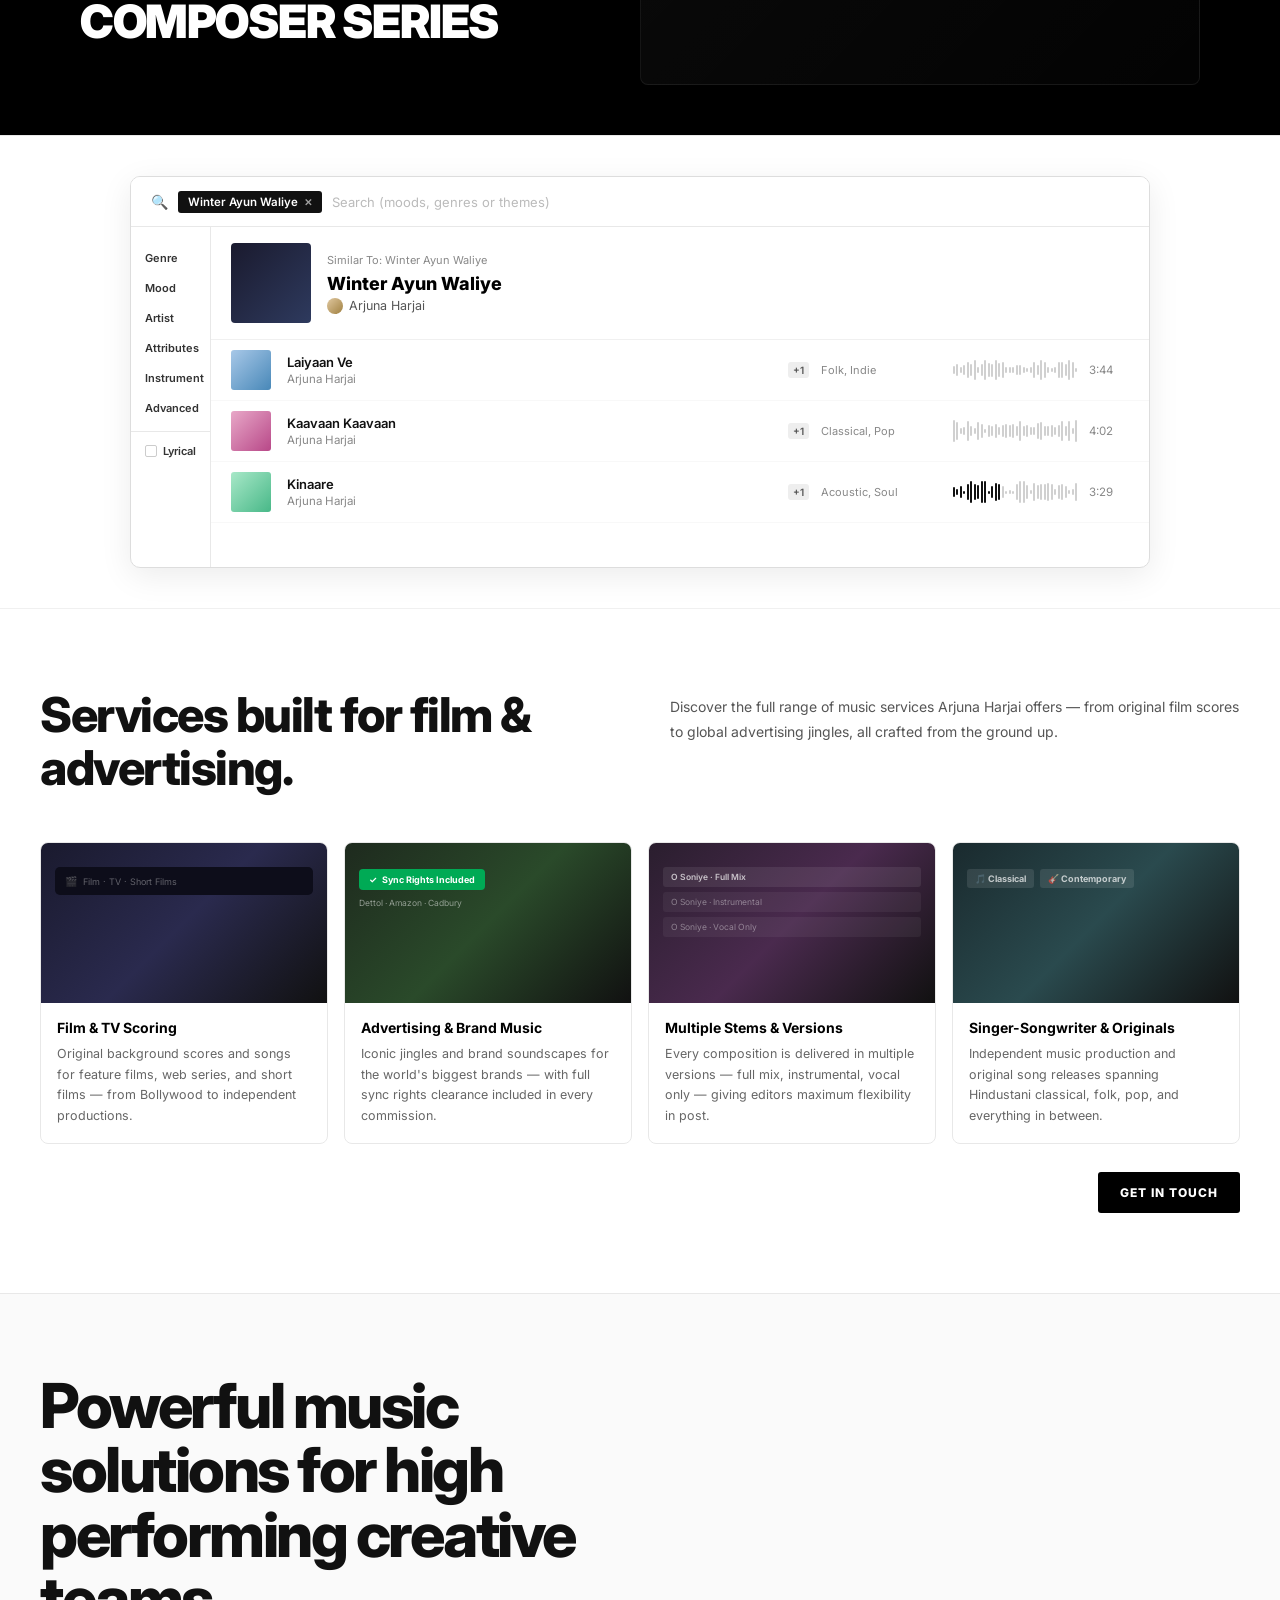
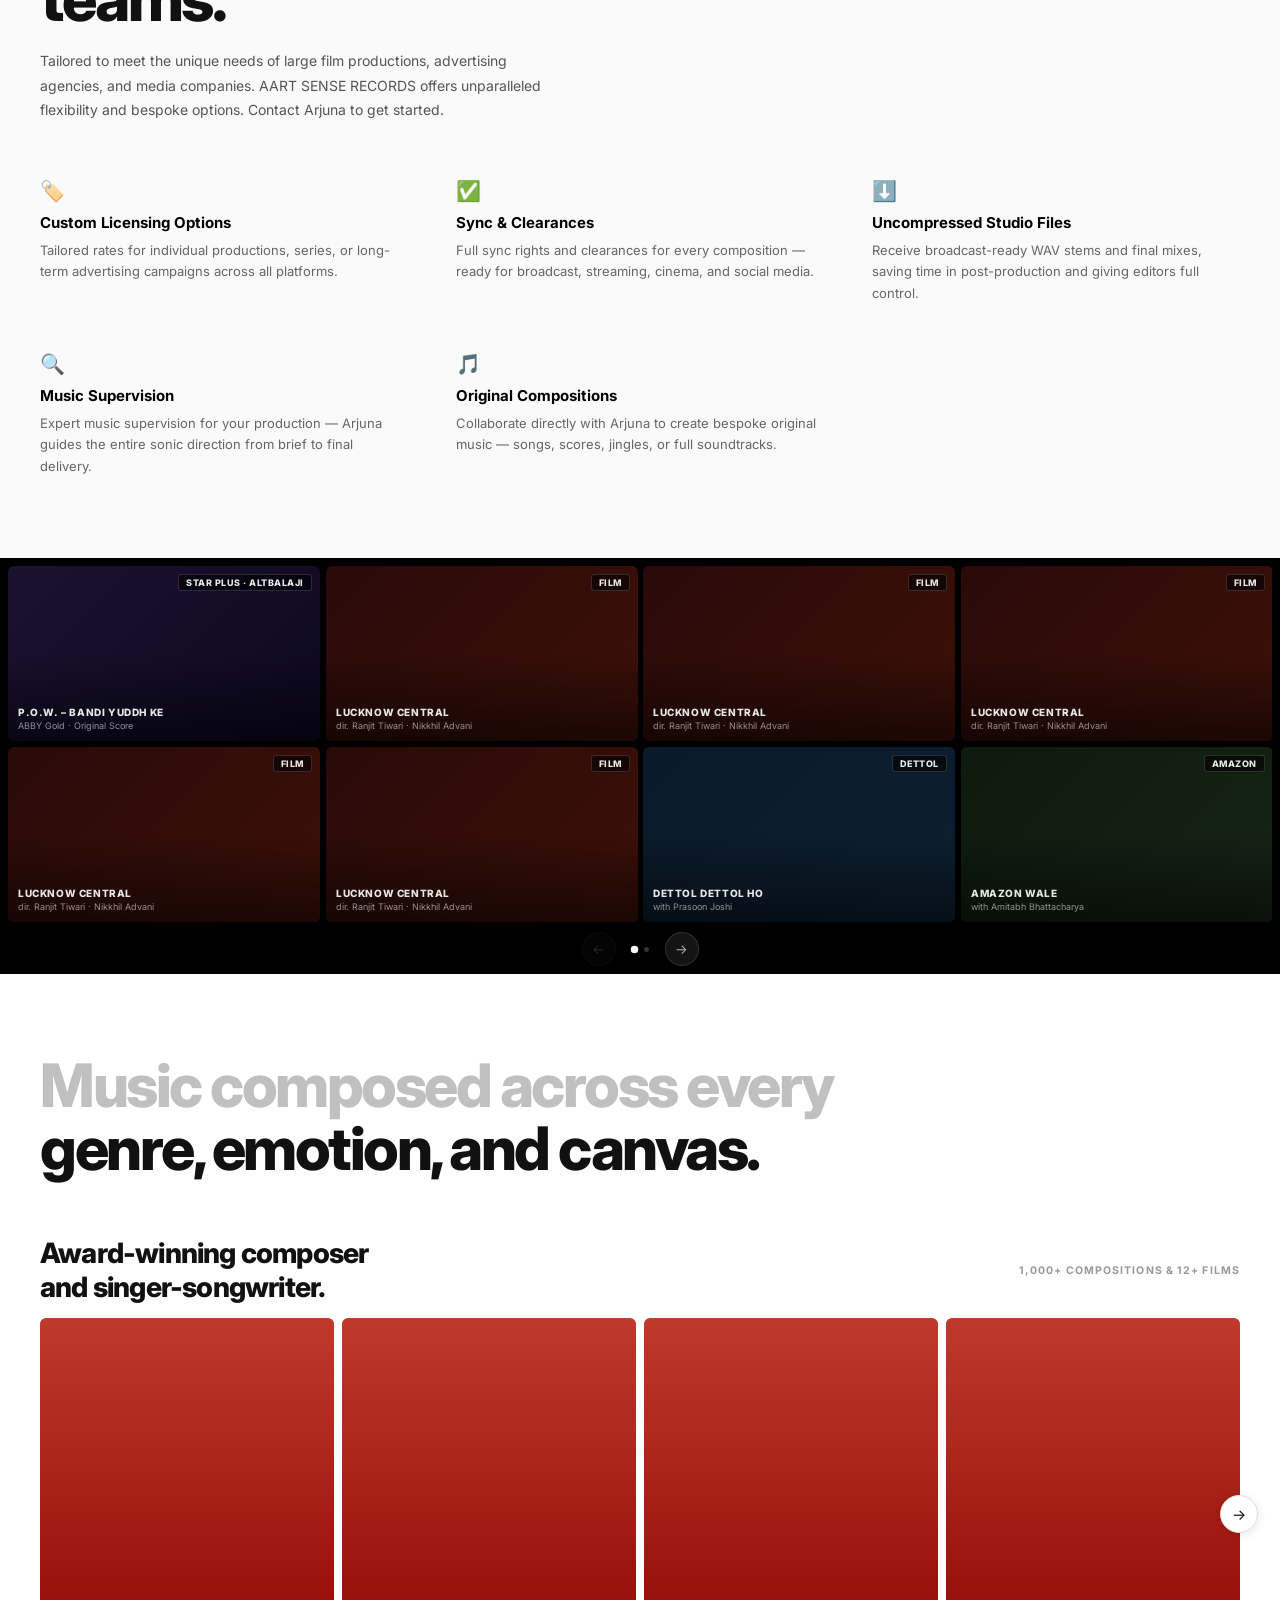
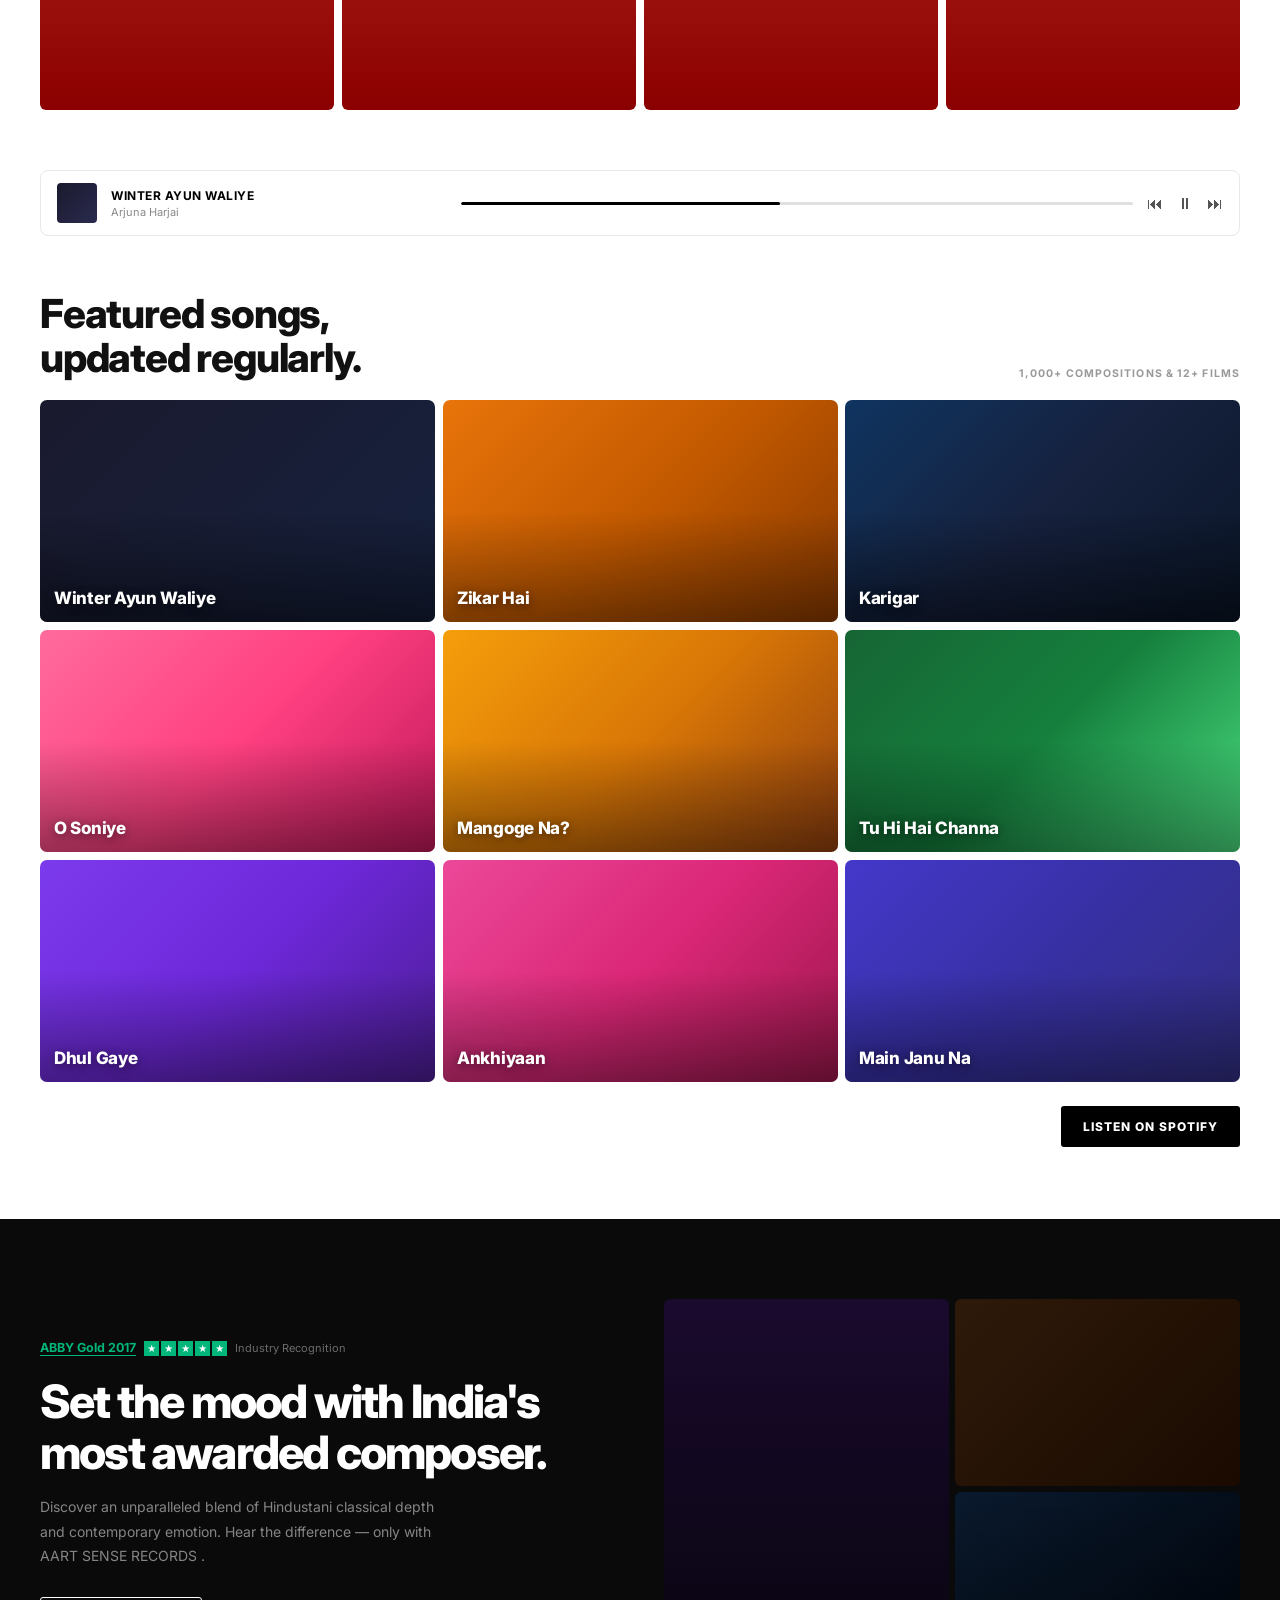
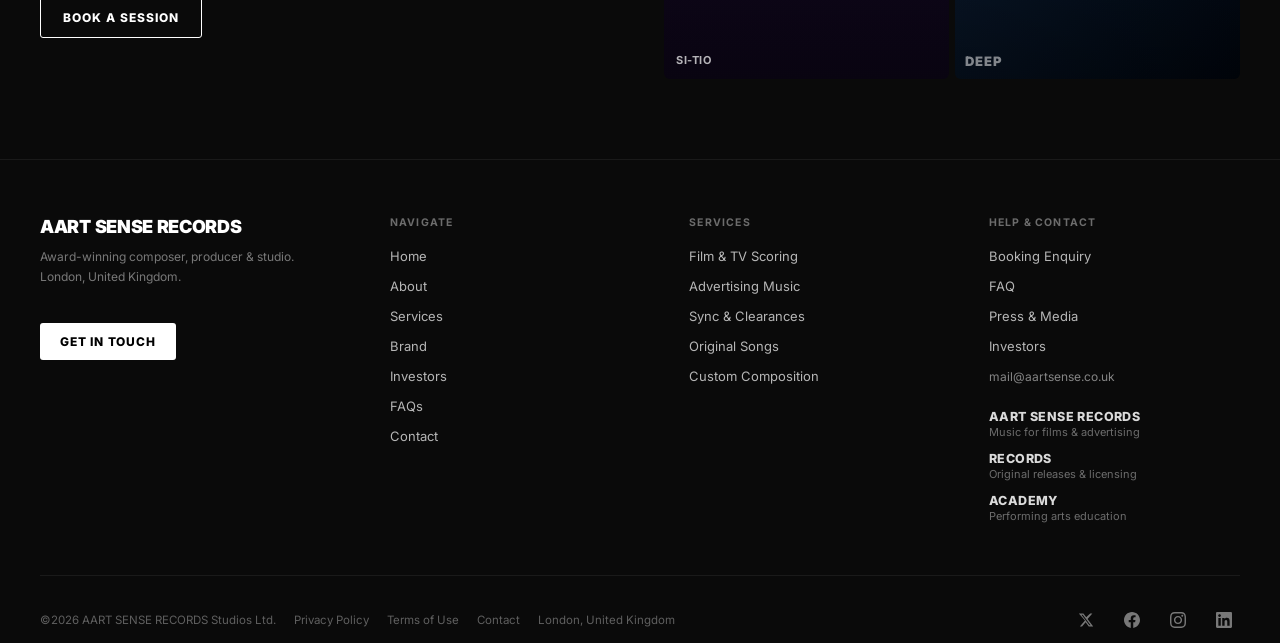
<file: index-old.html>
<!DOCTYPE html>
<html lang="en">
<head>
  <meta charset="UTF-8" />
  <meta name="viewport" content="width=device-width, initial-scale=1.0"/>
  <title>AART SENSE RECORDS
 – Arjuna Harjai | Award-Winning Composer, Producer &amp; Studio</title>
  <link rel="preconnect" href="https://fonts.googleapis.com"/>
  <link rel="preconnect" href="https://fonts.gstatic.com" crossorigin/>
  <link href="https://fonts.googleapis.com/css2?family=Inter:wght@300;400;500;600;700;800;900&display=swap" rel="stylesheet"/>
  <style>
    *, *::before, *::after { box-sizing: border-box; margin: 0; padding: 0; }

    html { scroll-behavior: smooth; }

    body {
      font-family: 'Inter', -apple-system, BlinkMacSystemFont, 'Segoe UI', sans-serif;
      color: #111;
      background: #fff;
      overflow-x: hidden;
    }

    a { text-decoration: none; color: inherit; }
    button { cursor: pointer; font-family: inherit; }
    img { display: block; }

    /* ─────────────────────────────────────────
       TOP BAR
    ───────────────────────────────────────── */
    .top-bar {
      background: #fff;
      border-bottom: 1px solid #e8e8e8;
      padding: 5px 40px;
      display: flex;
      align-items: center;
      justify-content: space-between;
      font-size: 11px;
      color: #555;
    }
    .top-bar-left { display: flex; align-items: center; gap: 0; }
    .top-bar-left .brand { font-weight: 700; color: #000; letter-spacing: .3px; }
    .top-bar-left .sep { color: #ccc; margin: 0 8px; }
    .top-bar-left a { color: #555; }
    .top-bar-left a:hover { color: #000; }
    .top-bar-right { display: flex; align-items: center; gap: 20px; }
    .top-bar-right a { font-weight: 500; color: #555; }
    .top-bar-right a:hover { color: #000; }

    /* ─────────────────────────────────────────
       NAVBAR
    ───────────────────────────────────────── */
    .navbar {
      position: sticky;
      top: 0;
      z-index: 200;
      background: #fff;
      border-bottom: 1px solid #e8e8e8;
      display: flex;
      align-items: center;
      padding: 0 40px;
      height: 54px;
      gap: 32px;
    }
    .logo {
      font-size: 17px;
      font-weight: 900;
      letter-spacing: -.3px;
      color: #000;
      flex-shrink: 0;
    }
    .nav-links {
      display: flex;
      align-items: center;
      gap: 26px;
      flex: 1;
    }
    .nav-links a {
      font-size: 13.5px;
      font-weight: 500;
      color: #333;
      transition: color .15s;
    }
    .nav-links a:hover { color: #000; }
    .nav-right {
      display: flex;
      align-items: center;
      gap: 22px;
      margin-left: auto;
    }
    .nav-login {
      font-size: 13.5px;
      font-weight: 500;
      color: #333;
      cursor: pointer;
    }
    .nav-login:hover { color: #000; }
    .btn-cta {
      background: #000;
      color: #fff;
      border: none;
      padding: 9px 16px;
      font-size: 12.5px;
      font-weight: 700;
      letter-spacing: .2px;
      border-radius: 3px;
      white-space: nowrap;
      transition: background .15s;
      cursor: pointer;
    }
    .btn-cta:hover { background: #222; }

    /* shared button styles */
    .btn-black {
      background: #000;
      color: #fff;
      border: none;
      padding: 13px 22px;
      font-size: 12px;
      font-weight: 800;
      letter-spacing: 1px;
      text-transform: uppercase;
      border-radius: 3px;
      display: inline-block;
      cursor: pointer;
      transition: background .15s;
    }
    .btn-black:hover { background: #222; }

    .btn-outline-dark {
      background: transparent;
      color: #000;
      border: 1.5px solid #000;
      padding: 12px 22px;
      font-size: 12px;
      font-weight: 800;
      letter-spacing: 1px;
      text-transform: uppercase;
      border-radius: 3px;
      display: inline-block;
      cursor: pointer;
      transition: background .15s, color .15s;
    }
    .btn-outline-dark:hover { background: #000; color: #fff; }

    .btn-outline-white {
      background: transparent;
      color: #fff;
      border: 1.5px solid #fff;
      padding: 12px 22px;
      font-size: 12px;
      font-weight: 800;
      letter-spacing: 1px;
      text-transform: uppercase;
      border-radius: 3px;
      display: inline-block;
      cursor: pointer;
      transition: background .15s, color .15s;
    }
    .btn-outline-white:hover { background: #fff; color: #000; }

    .section-label {
      font-size: 11px;
      font-weight: 700;
      letter-spacing: 1.2px;
      text-transform: uppercase;
      color: #888;
      margin-bottom: 14px;
    }

    /* ─────────────────────────────────────────
       SECTION 1 — HERO
    ───────────────────────────────────────── */
    .hero {
      background: #fff;
      padding: 56px 40px 0;
    }
    .hero-inner {
      max-width: 1200px;
      margin: 0 auto;
    }
    .hero-content {
      display: grid;
      grid-template-columns: 1fr auto;
      align-items: start;
      gap: 40px;
      margin-bottom: 48px;
    }
    .hero-text h1 {
      font-size: 60px;
      font-weight: 800;
      line-height: 1.05;
      letter-spacing: -2px;
      color: #000;
      margin-bottom: 18px;
      margin-top: 8px;
      max-width: 540px;
    }
    .hero-text p {
      font-size: 14.5px;
      color: #555;
      line-height: 1.7;
      max-width: 420px;
    }
    .hero-cta-block {
      display: flex;
      align-items: center;
      gap: 18px;
      flex-shrink: 0;
      align-self: center;
    }
    .hero-cta-note {
      font-size: 11px;
      color: #888;
      line-height: 1.55;
      max-width: 130px;
    }
    .brand-logos {
      overflow: hidden;
      margin-bottom: 44px;
      -webkit-mask-image: linear-gradient(to right, transparent 0%, #000 12%, #000 88%, transparent 100%);
      mask-image: linear-gradient(to right, transparent 0%, #000 12%, #000 88%, transparent 100%);
    }
    .brand-logos-track {
      display: flex;
      align-items: center;
      gap: 48px;
      width: max-content;
      animation: brandMarquee 22s linear infinite;
    }
    .brand-logos-track:hover { animation-play-state: paused; }
    @keyframes brandMarquee {
      from { transform: translateX(0); }
      to   { transform: translateX(-50%); }
    }
    .brand-logo {
      font-size: 13px;
      font-weight: 800;
      color: #b0b0b0;
      letter-spacing: .8px;
      text-transform: uppercase;
      white-space: nowrap;
      flex-shrink: 0;
      transition: color .2s;
    }
    .brand-logo:hover { color: #fff; }
    .brand-logo.small { font-size: 11px; }
    .brand-logo svg { fill: #b0b0b0; }
    /* Xbox custom */
    .brand-xbox { display: flex; align-items: center; gap: 5px; color: #b0b0b0; font-size: 13px; font-weight: 800; }
    .xbox-circle {
      width: 18px; height: 18px;
      border-radius: 50%;
      border: 2px solid #b0b0b0;
      display: flex; align-items: center; justify-content: center;
      font-size: 9px; font-weight: 900;
    }

    /* Hero dark image */
    .hero-dark-banner {
      width: 100%;
      height: 340px;
      background: linear-gradient(180deg, #0c0e18 0%, #12192a 35%, #080b10 100%);
      border-radius: 6px 6px 0 0;
      position: relative;
      overflow: hidden;
      display: flex;
      align-items: flex-end;
      justify-content: center;
    }
    .hero-dark-banner::before {
      content: '';
      position: absolute;
      top: 10%;
      left: 50%;
      transform: translateX(-50%);
      width: 200px;
      height: 200px;
      background: radial-gradient(ellipse at center, rgba(140,170,220,0.18) 0%, transparent 65%);
    }
    .hero-dark-banner::after {
      content: '';
      position: absolute;
      top: 0; left: 0; right: 0; bottom: 0;
      background: radial-gradient(ellipse at 50% 30%, rgba(60,90,140,0.12) 0%, transparent 60%);
    }
    .silhouettes {
      position: absolute;
      bottom: 0; left: 0; right: 0;
      height: 55%;
      display: flex;
      align-items: flex-end;
      justify-content: center;
      gap: -4px;
      z-index: 1;
    }
    .sil {
      background: #06080d;
      border-radius: 45% 45% 0 0 / 60% 60% 0 0;
    }
    .sil-1 { width: 52px; height: 130px; border-radius: 50% 50% 0 0 / 55% 55% 0 0; margin-right: -8px; }
    .sil-2 { width: 44px; height: 110px; border-radius: 50% 50% 0 0; margin-right: -6px; }
    .sil-3 { width: 60px; height: 155px; border-radius: 50% 50% 0 0 / 40% 40% 0 0; }
    .sil-4 { width: 40px; height: 100px; border-radius: 50% 50% 0 0; margin-left: -6px; }
    .sil-5 { width: 48px; height: 120px; border-radius: 50% 50% 0 0 / 55% 55% 0 0; margin-left: -8px; }
    .sil-arms {
      position: absolute;
      bottom: 44%;
      left: 50%;
      transform: translateX(-50%) rotate(-8deg);
      width: 36px; height: 16px;
      background: #06080d;
      border-radius: 40% 40% 0 0;
    }

    /* ─────────────────────────────────────────
       SECTION 2 — AMPLIFY (dark road)
    ───────────────────────────────────────── */
    .section-amplify {
      background: #0b0d14;
      padding: 80px 40px;
      position: relative;
      overflow: hidden;
    }
    .amplify-road {
      position: absolute;
      inset: 0;
      background:
        linear-gradient(180deg, #0b0d14 0%, transparent 30%, transparent 70%, #0b0d14 100%),
        radial-gradient(ellipse at 50% 60%, #1a2030 0%, #0b0d14 60%);
    }
    /* Road lines */
    .amplify-road::before {
      content: '';
      position: absolute;
      left: 50%;
      top: 20%;
      transform: translateX(-50%);
      width: 3px;
      height: 60%;
      background: linear-gradient(180deg, transparent, rgba(255,255,255,.06) 40%, rgba(255,255,255,.03));
    }
    .amplify-road::after {
      content: '';
      position: absolute;
      inset: 0;
      background:
        radial-gradient(ellipse at 50% 50%, rgba(20,35,65,0.4) 0%, transparent 55%);
    }
    .amplify-inner {
      max-width: 1200px;
      margin: 0 auto;
      display: grid;
      grid-template-columns: 1fr 1fr;
      gap: 80px;
      align-items: center;
      position: relative;
      z-index: 2;
    }
    .amplify-left h2 {
      font-size: 50px;
      font-weight: 800;
      letter-spacing: -1.8px;
      line-height: 1.08;
      color: #fff;
      margin-bottom: 18px;
    }
    .amplify-left p {
      font-size: 14px;
      color: rgba(255,255,255,.55);
      line-height: 1.75;
      max-width: 360px;
      margin-bottom: 28px;
    }
    .amplify-right {
      display: flex;
      flex-direction: column;
      gap: 6px;
    }
    .stat-row {
      font-size: 22px;
      font-weight: 800;
      color: #fff;
      letter-spacing: -.5px;
    }
    .stat-row em {
      font-style: normal;
      font-size: 13.5px;
      font-weight: 400;
      color: rgba(255,255,255,.5);
      margin-left: 4px;
    }
    .amplify-cta {
      display: flex;
      align-items: center;
      gap: 18px;
    }
    .amplify-cta-note {
      font-size: 11px;
      color: rgba(255,255,255,.4);
      line-height: 1.55;
      max-width: 130px;
    }

    /* ─────────────────────────────────────────
       SECTION 3 — EXCLUSIVE COLLECTION (centered)
    ───────────────────────────────────────── */
    .section-centered {
      padding: 96px 40px 80px;
      text-align: center;
    }
    .section-centered h2 {
      font-size: 58px;
      font-weight: 800;
      letter-spacing: -2px;
      line-height: 1.08;
      color: #000;
      max-width: 760px;
      margin: 0 auto 18px;
    }
    .section-centered p {
      font-size: 15px;
      color: #555;
      line-height: 1.7;
      max-width: 520px;
      margin: 0 auto 30px;
    }

    /* ─────────────────────────────────────────
       SECTION 4 — IN-DEMAND ARTISTS (split)
    ───────────────────────────────────────── */
    .split-row {
      display: grid;
      grid-template-columns: 1fr 1fr;
      gap: 60px;
      align-items: center;
      max-width: 1200px;
      margin: 0 auto;
      padding: 60px 40px;
    }
    .split-row.rev .split-visuals { order: -1; }

    .split-text .section-label { margin-bottom: 12px; }
    .split-text h2 {
      font-size: 46px;
      font-weight: 800;
      letter-spacing: -1.5px;
      line-height: 1.08;
      margin-bottom: 16px;
    }
    .split-text p {
      font-size: 14px;
      color: #555;
      line-height: 1.75;
      max-width: 380px;
      margin-bottom: 26px;
    }

    /* Artist portrait photos (split section 4) */
    .artists-duo {
      display: grid;
      grid-template-columns: 1fr 1fr;
      gap: 12px;
    }
    .artist-portrait {
      border-radius: 6px;
      overflow: hidden;
      aspect-ratio: 3/4;
    }
    .artist-portrait:first-child { margin-top: 32px; }
    .artist-portrait .ap-bg {
      width: 100%;
      height: 100%;
      min-height: 220px;
    }

    /* ─────────────────────────────────────────
       SECTION 5 — UNMATCHED CURATION (split)
    ───────────────────────────────────────── */
    /* App mockup */
    .app-mockup {
      background: #13132a;
      border-radius: 12px;
      overflow: hidden;
      box-shadow: 0 32px 80px rgba(0,0,0,.35), 0 0 0 1px rgba(255,255,255,.06);
    }
    .app-titlebar {
      background: #0d0d1e;
      padding: 10px 14px;
      display: flex;
      align-items: center;
      gap: 6px;
    }
    .app-titlebar-label {
      font-size: 10px;
      font-weight: 600;
      color: rgba(255,255,255,.3);
      margin-left: auto;
      letter-spacing: .4px;
    }
    .dot { width: 9px; height: 9px; border-radius: 50%; cursor: default; }
    .dot-r { background: #ff5f57; }
    .dot-y { background: #febc2e; }
    .dot-g { background: #28c840; }
    .app-body { padding: 12px 12px 0; }
    .app-search-bar {
      background: #0a0a1a;
      border-radius: 6px;
      padding: 7px 10px;
      display: flex;
      align-items: center;
      gap: 8px;
      margin-bottom: 8px;
      border: 1px solid rgba(255,255,255,.06);
    }
    .app-search-bar span {
      font-size: 10.5px;
      color: rgba(255,255,255,.35);
    }
    .app-search-icon { font-size: 11px; }
    /* Tag pills */
    .app-tags {
      display: flex;
      gap: 6px;
      margin-bottom: 10px;
      flex-wrap: wrap;
    }
    .app-tag {
      font-size: 9px;
      font-weight: 700;
      letter-spacing: .4px;
      color: rgba(255,255,255,.55);
      background: rgba(255,255,255,.07);
      border: 1px solid rgba(255,255,255,.1);
      border-radius: 20px;
      padding: 3px 8px;
      cursor: pointer;
      transition: background .15s, color .15s;
      white-space: nowrap;
    }
    .app-tag:hover, .app-tag.active { background: #7c6ef0; color: #fff; border-color: #7c6ef0; }
    /* Tracks list */
    /* Spotify embed wrapper */
    .spotify-wrap {
      border-radius: 8px;
      overflow: hidden;
      margin-bottom: 8px;
    }
    .spotify-wrap iframe { display: block; }
    .app-track-list {
      display: flex;
      flex-direction: column;
      gap: 2px;
    }
    .spotify-footer {
      display: flex;
      align-items: center;
      gap: 6px;
      padding: 8px 4px 4px;
      font-size: 10px;
      font-weight: 600;
      color: rgba(255,255,255,.3);
      letter-spacing: .3px;
    }
    /* Legacy selector kept for compat */
    .app-tracks { display: flex; flex-direction: column; gap: 2px; }
    .app-track {
      display: grid;
      grid-template-columns: 32px 1fr auto;
      align-items: center;
      gap: 8px;
      padding: 6px 6px;
      border-radius: 5px;
      cursor: pointer;
      background: transparent;
      transition: background .15s;
      position: relative;
    }
    .app-track:hover { background: rgba(255,255,255,.06); }
    .app-track.active { background: rgba(124,110,240,.12); }
    .app-track.active .app-track-name { color: #a89ef8; }
    /* Play icon revealed on hover */
    .app-track-play {
      position: absolute;
      right: 8px;
      top: 50%;
      transform: translateY(-50%);
      width: 20px; height: 20px;
      background: rgba(255,255,255,.12);
      border-radius: 50%;
      display: flex; align-items: center; justify-content: center;
      opacity: 0;
      transition: opacity .15s;
      pointer-events: none;
    }
    .app-track:hover .app-track-play { opacity: 1; }
    .app-track.active .app-track-play { opacity: 0; } /* EQ shows instead when active */
    /* Thumb wrapper — EQ overlay */
    .app-track-thumb-wrap {
      position: relative;
      width: 32px;
      height: 32px;
      flex-shrink: 0;
    }
    .app-track-thumb {
      width: 32px;
      height: 32px;
      border-radius: 4px;
      position: absolute;
      inset: 0;
    }
    .app-eq {
      position: absolute;
      inset: 0;
      display: flex;
      align-items: flex-end;
      justify-content: center;
      gap: 2px;
      padding: 5px 4px;
      background: rgba(0,0,0,.55);
      border-radius: 4px;
      opacity: 0;
      transition: opacity .2s;
    }
    .app-track.active .app-eq { opacity: 1; }
    .app-eq-bar {
      width: 3px;
      border-radius: 1px;
      background: #a89ef8;
      height: 4px;
      animation: eqBounce .75s ease-in-out infinite alternate;
    }
    .app-eq-bar:nth-child(2) { animation-delay: .18s; animation-duration: .6s; }
    .app-eq-bar:nth-child(3) { animation-delay: .07s; animation-duration: .9s; }
    .app-eq-bar:nth-child(4) { animation-delay: .33s; animation-duration: .68s; }
    @keyframes eqBounce {
      from { height: 2px; }
      to   { height: 14px; }
    }
    .app-track-info { min-width: 0; }
    .app-track-name { font-size: 10.5px; color: rgba(255,255,255,.82); font-weight: 600; white-space: nowrap; overflow: hidden; text-overflow: ellipsis; }
    .app-track-artist { font-size: 9px; color: rgba(255,255,255,.38); margin-top: 1px; }
    /* Mini waveform */
    .app-track-wf {
      display: flex;
      align-items: center;
      gap: 1.5px;
      height: 18px;
    }
    .app-track-wf div {
      width: 2px;
      border-radius: 1px;
      background: rgba(255,255,255,.18);
      flex-shrink: 0;
    }
    .app-track.active .app-track-wf div { background: rgba(168,158,248,.45); }
    .app-track-dur { font-size: 9.5px; color: rgba(255,255,255,.32); text-align: right; }
    /* Bottom player bar */
    .app-player {
      background: #0d0d1e;
      border-top: 1px solid rgba(255,255,255,.07);
      padding: 10px 12px 12px;
      margin-top: 8px;
    }
    .app-player-main {
      display: flex;
      align-items: center;
      gap: 10px;
    }
    .app-player-thumb {
      width: 30px;
      height: 30px;
      border-radius: 4px;
      flex-shrink: 0;
      transition: background .3s;
    }
    .app-player-info { flex: 1; min-width: 0; }
    .app-player-title {
      font-size: 10px;
      font-weight: 700;
      color: rgba(255,255,255,.88);
      white-space: nowrap;
      overflow: hidden;
      text-overflow: ellipsis;
    }
    .app-player-artist { font-size: 9px; color: rgba(255,255,255,.38); margin-top: 1px; }
    .app-player-controls { display: flex; align-items: center; gap: 10px; }
    .app-ctrl-btn {
      background: none;
      border: none;
      padding: 0;
      cursor: pointer;
      color: rgba(255,255,255,.4);
      display: flex;
      align-items: center;
      justify-content: center;
      transition: color .15s;
    }
    .app-ctrl-btn:hover { color: rgba(255,255,255,.8); }
    .app-ctrl-btn.play-btn {
      width: 26px;
      height: 26px;
      background: #fff;
      border-radius: 50%;
      color: #000;
    }
    .app-ctrl-btn.play-btn:hover { background: #e8e8e8; }
    .app-progress-row {
      display: flex;
      align-items: center;
      gap: 8px;
      margin-top: 8px;
    }
    .app-progress-time { font-size: 8.5px; color: rgba(255,255,255,.28); min-width: 22px; }
    .app-progress-bar {
      flex: 1;
      height: 3px;
      background: rgba(255,255,255,.1);
      border-radius: 2px;
      cursor: pointer;
      position: relative;
    }
    .app-progress-fill {
      height: 100%;
      background: #7c6ef0;
      border-radius: 2px;
      width: 28%;
      transition: width .1s linear;
      position: relative;
    }
    .app-progress-fill::after {
      content: '';
      position: absolute;
      right: -3px;
      top: 50%;
      transform: translateY(-50%);
      width: 7px;
      height: 7px;
      background: #fff;
      border-radius: 50%;
      box-shadow: 0 1px 4px rgba(0,0,0,.4);
    }
    .app-vol {
      display: flex;
      align-items: flex-end;
      gap: 2px;
      height: 12px;
    }
    .app-vol span {
      width: 2.5px;
      border-radius: 1px;
      background: rgba(255,255,255,.25);
    }

    /* ─────────────────────────────────────────
       SECTION 6 — NEW MUSIC DAILY (split)
    ───────────────────────────────────────── */
    .musicbed-ui-mockup {
      background: #fff;
      border: 1px solid #e0e0e0;
      border-radius: 10px;
      overflow: hidden;
      box-shadow: 0 16px 48px rgba(0,0,0,.1);
    }
    .mui-nav {
      background: #fff;
      border-bottom: 1px solid #e8e8e8;
      padding: 10px 16px;
      display: flex;
      align-items: center;
      gap: 16px;
    }
    .mui-logo { font-size: 11px; font-weight: 900; color: #000; }
    .mui-navlinks { display: flex; gap: 12px; }
    .mui-navlinks span { font-size: 9px; color: #555; font-weight: 500; }
    .mui-body { padding: 12px 16px; }
    .mui-heading { font-size: 12px; font-weight: 700; color: #000; margin-bottom: 10px; }
    .mui-tracks { display: flex; flex-direction: column; gap: 2px; }
    .mui-track {
      display: grid;
      grid-template-columns: 32px 1fr auto auto;
      align-items: center;
      gap: 10px;
      padding: 6px 4px;
      border-radius: 4px;
    }
    .mui-track:hover { background: #f8f8f8; }
    .mui-thumb {
      width: 32px; height: 32px;
      border-radius: 3px;
    }
    .mui-track-title { font-size: 10px; font-weight: 600; color: #111; }
    .mui-track-artist { font-size: 9px; color: #888; margin-top: 2px; }
    .mui-tag {
      font-size: 9px;
      background: #111;
      color: #fff;
      padding: 2px 6px;
      border-radius: 10px;
      font-weight: 700;
      white-space: nowrap;
    }
    .mui-waveform { display: flex; align-items: center; gap: 1.5px; height: 20px; }
    .mui-bar { width: 2px; background: #ccc; border-radius: 1px; }
    .mui-badge {
      background: #000;
      color: #fff;
      font-size: 9px;
      font-weight: 700;
      padding: 3px 8px;
      border-radius: 2px;
      margin-top: 8px;
      display: inline-block;
    }

    /* ─────────────────────────────────────────
       SECTION 7 — TESTIMONIALS
    ───────────────────────────────────────── */
    .testimonials-section {
      background: #fff;
      padding: 80px 40px;
      border-top: 1px solid #f0f0f0;
    }
    .trustpilot {
      display: flex;
      align-items: center;
      gap: 10px;
      margin-bottom: 18px;
    }
    .trust-exc { font-size: 13px; font-weight: 700; color: #00b67a; border-bottom: 1px solid #00b67a; }
    .trust-stars { display: flex; gap: 2px; }
    .tstar {
      width: 17px; height: 17px;
      background: #00b67a;
      display: flex; align-items: center; justify-content: center;
      font-size: 10px; color: #fff;
    }
    .trust-tp { font-size: 11.5px; color: #555; font-weight: 500; }
    .test-header {
      display: flex;
      justify-content: space-between;
      align-items: flex-end;
      margin-bottom: 48px;
      gap: 40px;
    }
    .test-header h2 {
      font-size: 44px;
      font-weight: 800;
      letter-spacing: -1.5px;
      line-height: 1.1;
      max-width: 620px;
    }
    .test-grid {
      display: grid;
      grid-template-columns: repeat(3, 1fr);
      gap: 18px;
    }
    .test-card {
      background: #fff;
      border: 1px solid #e8e8e8;
      border-radius: 8px;
      padding: 22px;
    }
    .test-stars { display: flex; gap: 3px; margin-bottom: 13px; font-size: 14px; }
    .test-quote { font-size: 13px; color: #222; line-height: 1.68; margin-bottom: 18px; }
    .test-author { display: flex; align-items: center; gap: 10px; }
    .test-avatar {
      width: 36px; height: 36px;
      border-radius: 50%;
      flex-shrink: 0;
    }
    .test-name { font-size: 12.5px; font-weight: 700; color: #000; }
    .test-role { font-size: 11px; color: #888; margin-top: 2px; }

    /* ─────────────────────────────────────────
       SECTION 8 — MATCH THE VIBE
    ───────────────────────────────────────── */
    .vibe-section {
      padding: 96px 40px 80px;
      text-align: center;
      border-top: 1px solid #f0f0f0;
    }
    .vibe-section h2 {
      font-size: 56px;
      font-weight: 800;
      letter-spacing: -2px;
      line-height: 1.08;
      max-width: 720px;
      margin: 0 auto 18px;
    }
    .vibe-section p {
      font-size: 14.5px;
      color: #555;
      line-height: 1.7;
      max-width: 480px;
      margin: 0 auto 28px;
    }

    /* ─────────────────────────────────────────
       SECTION 9 — AI DARK BANNER
    ───────────────────────────────────────── */
    .ai-dark-banner {
      background: #000;
      overflow: hidden;
      position: relative;
    }
    .ai-banner-inner {
      max-width: 1200px;
      margin: 0 auto;
      padding: 0 40px;
      display: grid;
      grid-template-columns: 1fr 1fr;
      align-items: stretch;
      min-height: 320px;
    }
    .ai-banner-left {
      padding: 60px 0;
      display: flex;
      flex-direction: column;
      justify-content: center;
    }
    .ai-badge {
      display: inline-flex;
      align-items: center;
      gap: 6px;
      background: rgba(255,255,255,.08);
      border: 1px solid rgba(255,255,255,.15);
      border-radius: 4px;
      padding: 5px 12px;
      font-size: 11px;
      font-weight: 700;
      color: rgba(255,255,255,.8);
      letter-spacing: 1px;
      text-transform: uppercase;
      margin-bottom: 20px;
      width: fit-content;
    }
    .ai-badge::before {
      content: '✦';
      color: #6b8cff;
    }
    .ai-banner-left h2 {
      font-size: 46px;
      font-weight: 900;
      letter-spacing: -1.5px;
      line-height: 1.05;
      color: #fff;
      text-transform: uppercase;
    }
    .ai-banner-right {
      display: flex;
      align-items: center;
      justify-content: flex-end;
    }

    /* ─────────────────────────────────────────
       SECTION 10 — AI SEARCH UI
    ───────────────────────────────────────── */
    .search-ui-section {
      background: #fff;
      border-top: 1px solid #e8e8e8;
    }
    .search-ui-inner {
      max-width: 1100px;
      margin: 0 auto;
      padding: 40px 40px;
    }
    .search-ui-frame {
      background: #fff;
      border: 1px solid #ddd;
      border-radius: 10px;
      overflow: hidden;
      box-shadow: 0 8px 32px rgba(0,0,0,.08);
    }
    /* Search bar */
    .suf-topbar {
      background: #fff;
      border-bottom: 1px solid #e8e8e8;
      padding: 0 20px;
      height: 50px;
      display: flex;
      align-items: center;
      gap: 10px;
    }
    .suf-search-icon { color: #888; font-size: 14px; }
    .suf-tag {
      background: #111;
      color: #fff;
      font-size: 11.5px;
      font-weight: 600;
      padding: 4px 10px;
      border-radius: 3px;
      display: flex;
      align-items: center;
      gap: 6px;
    }
    .suf-tag-x { color: rgba(255,255,255,.6); cursor: pointer; font-size: 10px; }
    .suf-placeholder { font-size: 13px; color: #bbb; }
    /* Main layout */
    .suf-body {
      display: grid;
      grid-template-columns: 80px 1fr;
      min-height: 340px;
    }
    .suf-sidebar {
      border-right: 1px solid #e8e8e8;
      padding: 16px 0;
      display: flex;
      flex-direction: column;
      gap: 0;
    }
    .suf-filter {
      padding: 8px 14px;
      font-size: 11px;
      font-weight: 600;
      color: #333;
      cursor: pointer;
      display: flex;
      align-items: center;
      gap: 6px;
    }
    .suf-filter:hover { color: #000; }
    .suf-filter.lyrical {
      margin-top: 8px;
      border-top: 1px solid #e8e8e8;
      padding-top: 12px;
    }
    .suf-checkbox {
      width: 12px; height: 12px;
      border: 1.5px solid #ccc;
      border-radius: 2px;
    }
    .suf-main { padding: 0; }
    /* Featured song */
    .suf-featured {
      display: grid;
      grid-template-columns: 80px 1fr;
      align-items: center;
      gap: 16px;
      padding: 16px 20px;
      border-bottom: 1px solid #f0f0f0;
    }
    .suf-feat-art {
      width: 80px; height: 80px;
      border-radius: 4px;
    }
    .suf-feat-title { font-size: 18px; font-weight: 800; color: #000; margin-bottom: 4px; }
    .suf-feat-artist { display: flex; align-items: center; gap: 6px; font-size: 12.5px; color: #555; }
    .suf-artist-icon { width: 16px; height: 16px; border-radius: 50%; }
    .suf-feat-label { font-size: 11px; color: #888; margin-bottom: 6px; }
    /* Song rows */
    .suf-row {
      display: grid;
      grid-template-columns: 44px 1fr auto 120px auto 40px;
      align-items: center;
      gap: 12px;
      padding: 10px 20px;
      border-bottom: 1px solid #f8f8f8;
      cursor: pointer;
    }
    .suf-row:hover { background: #fafafa; }
    .suf-row-thumb { width: 40px; height: 40px; border-radius: 3px; }
    .suf-row-name { font-size: 13px; font-weight: 600; color: #111; }
    .suf-row-artist { font-size: 11.5px; color: #888; margin-top: 2px; }
    .suf-plus { font-size: 10px; background: #eee; border-radius: 3px; padding: 2px 5px; color: #555; font-weight: 600; white-space: nowrap; }
    .suf-genre { font-size: 11px; color: #888; }
    .suf-waveform { display: flex; align-items: center; gap: 1.5px; height: 24px; }
    .suf-wave-bar { width: 2px; border-radius: 1px; background: #d0d0d0; }
    .suf-wave-bar.active { background: #111; }
    .suf-dur { font-size: 11.5px; color: #888; }

    /* ─────────────────────────────────────────
       SECTION 11 — FEATURES FOR FILMMAKERS
    ───────────────────────────────────────── */
    .features-section {
      background: #fff;
      padding: 80px 40px;
      border-top: 1px solid #f0f0f0;
    }
    .features-header {
      display: grid;
      grid-template-columns: 1fr 1fr;
      gap: 60px;
      align-items: start;
      margin-bottom: 48px;
    }
    .features-header h2 {
      font-size: 48px;
      font-weight: 800;
      letter-spacing: -1.5px;
      line-height: 1.1;
    }
    .features-header p {
      font-size: 14px;
      color: #555;
      line-height: 1.75;
      padding-top: 6px;
    }
    .features-grid {
      display: grid;
      grid-template-columns: repeat(4, 1fr);
      gap: 16px;
    }
    .feat-card {
      border: 1px solid #e8e8e8;
      border-radius: 8px;
      overflow: hidden;
    }
    .feat-card-img {
      height: 160px;
      position: relative;
      overflow: hidden;
    }
    .feat-card-body { padding: 16px; }
    .feat-card-title { font-size: 14px; font-weight: 700; color: #000; margin-bottom: 8px; }
    .feat-card-desc { font-size: 12.5px; color: #666; line-height: 1.65; }

    /* ─────────────────────────────────────────
       SECTION 12 — ENTERPRISE
    ───────────────────────────────────────── */
    .enterprise-section {
      background: #fafafa;
      padding: 80px 40px;
      border-top: 1px solid #e8e8e8;
    }
    .enterprise-section h2 {
      font-size: 62px;
      font-weight: 800;
      letter-spacing: -2.5px;
      line-height: 1.04;
      max-width: 640px;
      margin-bottom: 18px;
    }
    .enterprise-section > p {
      font-size: 14px;
      color: #555;
      line-height: 1.75;
      max-width: 520px;
      margin-bottom: 56px;
    }
    .ent-grid {
      display: grid;
      grid-template-columns: repeat(3, 1fr);
      gap: 48px;
    }
    .ent-icon { font-size: 20px; margin-bottom: 10px; }
    .ent-title { font-size: 15px; font-weight: 700; color: #000; margin-bottom: 8px; }
    .ent-desc { font-size: 13px; color: #666; line-height: 1.65; }

    /* ─────────────────────────────────────────
       SECTION 13 — BRAND GRID (dark)
    ───────────────────────────────────────── */
    .brand-grid-section {
      background: #000;
      padding: 8px 8px 0;
    }
    .brand-grid-viewport {
      overflow: hidden;
      /* height set by JS — shows exactly 2 rows */
    }
    .brand-grid {
      display: grid;
      grid-template-columns: repeat(4, 1fr);
      gap: 6px;
      transition: transform .52s cubic-bezier(.22,.68,0,1.1);
      will-change: transform;
    }
    /* Pagination nav */
    .bg-nav-row {
      display: flex;
      align-items: center;
      justify-content: center;
      gap: 16px;
      padding: 10px 0 8px;
    }
    .bg-nav-btn {
      width: 34px; height: 34px;
      border-radius: 50%;
      background: rgba(255,255,255,.08);
      border: 1px solid rgba(255,255,255,.12);
      color: rgba(255,255,255,.65);
      display: flex; align-items: center; justify-content: center;
      cursor: pointer;
      transition: background .15s, color .15s;
      flex-shrink: 0;
    }
    .bg-nav-btn:hover { background: rgba(255,255,255,.18); color: #fff; }
    .bg-nav-btn[disabled] { opacity: .22; cursor: default; pointer-events: none; }
    .bg-page-dots { display: flex; gap: 7px; align-items: center; }
    .bg-dot {
      width: 5px; height: 5px;
      border-radius: 50%;
      background: rgba(255,255,255,.2);
      border: none;
      padding: 0;
      cursor: pointer;
      transition: background .22s, transform .22s;
    }
    .bg-dot.active { background: #fff; transform: scale(1.5); }
    .bg-cell {
      position: relative;
      border-radius: 6px;
      overflow: hidden;
      aspect-ratio: 16/9;
      cursor: pointer;
    }
    .bg-cell .bg-img {
      width: 100%;
      height: 100%;
      transition: transform .4s;
    }
    .bg-cell:hover .bg-img { transform: scale(1.04); }
    .bg-overlay {
      position: absolute;
      inset: 0;
      background: linear-gradient(0deg, rgba(0,0,0,.55) 0%, transparent 50%);
    }
    .bg-label {
      position: absolute;
      bottom: 10px;
      left: 10px;
    }
    .bg-brand-logo {
      font-size: 10px;
      font-weight: 800;
      color: rgba(255,255,255,.9);
      letter-spacing: .6px;
      text-transform: uppercase;
      margin-bottom: 2px;
    }
    .bg-song-title { font-size: 9px; color: rgba(255,255,255,.55); }
    .bg-badge {
      position: absolute;
      top: 8px; right: 8px;
      background: rgba(0,0,0,.6);
      border: 1px solid rgba(255,255,255,.15);
      border-radius: 3px;
      padding: 2px 7px;
      font-size: 9px;
      font-weight: 800;
      color: rgba(255,255,255,.9);
      text-transform: uppercase;
      letter-spacing: .5px;
    }

    /* ─────────────────────────────────────────
       SECTION 14 — GENRE
    ───────────────────────────────────────── */
    .genre-section {
      padding: 80px 40px 60px;
      background: #fff;
    }
    .genre-heading {
      font-size: 60px;
      font-weight: 800;
      letter-spacing: -2.5px;
      line-height: 1.05;
      margin-bottom: 56px;
    }
    .genre-heading .dim { color: #c0c0c0; }
    .artists-sub {
      display: flex;
      justify-content: space-between;
      align-items: center;
      margin-bottom: 14px;
    }
    .artists-sub h3 { font-size: 28px; font-weight: 800; letter-spacing: -.8px; }
    .artists-sub span { font-size: 10.5px; font-weight: 700; letter-spacing: 1.1px; text-transform: uppercase; color: #999; }
    .artists-scroll-wrap {
      position: relative;
    }
    .artists-row {
      display: flex;
      gap: 8px;
      overflow-x: auto;
      scroll-behavior: smooth;
      scrollbar-width: none;
    }
    .artists-row::-webkit-scrollbar { display: none; }
    .artist-tile {
      flex: 0 0 calc(25% - 6px);
      border-radius: 6px;
      overflow: hidden;
      aspect-ratio: 3/4;
      position: relative;
      cursor: pointer;
    }
    .artist-tile .at-bg {
      width: 100%;
      height: 100%;
      transition: transform .4s;
    }
    .artist-tile:hover .at-bg { transform: scale(1.04); }
    .artists-scroll-btn {
      position: absolute;
      top: 50%;
      transform: translateY(-50%);
      width: 38px; height: 38px;
      border-radius: 50%;
      background: #fff;
      border: 1px solid #e0e0e0;
      box-shadow: 0 2px 10px rgba(0,0,0,.1);
      display: flex; align-items: center; justify-content: center;
      cursor: pointer;
      z-index: 2;
      font-size: 15px;
      color: #111;
      transition: background .15s, box-shadow .15s;
    }
    .artists-scroll-btn:hover { background: #f5f5f5; box-shadow: 0 4px 16px rgba(0,0,0,.14); }
    .artists-scroll-btn[disabled] { opacity: 0; pointer-events: none; }
    .artists-scroll-btn.asc-prev { left: -18px; }
    .artists-scroll-btn.asc-next { right: -18px; }

    /* ─────────────────────────────────────────
       SECTION 15 — PLAYLISTS (now playing + grid)
    ───────────────────────────────────────── */
    .playlists-section {
      padding: 0 40px 72px;
      background: #fff;
    }
    /* mini now-playing bar */
    .now-playing-bar {
      border: 1px solid #e8e8e8;
      border-radius: 8px;
      padding: 12px 16px;
      display: flex;
      align-items: center;
      gap: 14px;
      margin-bottom: 56px;
      background: #fff;
    }
    .np-thumb { width: 40px; height: 40px; border-radius: 4px; flex-shrink: 0; }
    .np-info { flex: 1; min-width: 0; }
    .np-song { font-size: 12px; font-weight: 700; color: #000; text-transform: uppercase; letter-spacing: .5px; }
    .np-artist { font-size: 11px; color: #888; margin-top: 2px; }
    .np-progress {
      flex: 2;
      height: 3px;
      background: #e0e0e0;
      border-radius: 2px;
      overflow: hidden;
    }
    .np-progress-fill {
      height: 100%;
      background: #000;
      border-radius: 2px;
    }
    .np-controls { display: flex; align-items: center; gap: 14px; }
    .np-btn { font-size: 16px; color: #555; cursor: pointer; background: none; border: none; }
    .np-btn:hover { color: #000; }

    .playlists-header {
      display: flex;
      justify-content: space-between;
      align-items: flex-end;
      margin-bottom: 20px;
    }
    .playlists-header h2 {
      font-size: 40px;
      font-weight: 800;
      letter-spacing: -1.2px;
      line-height: 1.1;
    }
    .playlists-header span {
      font-size: 10.5px;
      font-weight: 700;
      letter-spacing: 1.1px;
      text-transform: uppercase;
      color: #999;
    }
    .playlists-grid {
      display: grid;
      grid-template-columns: repeat(3, 1fr);
      gap: 8px;
    }
    .pl-tile {
      border-radius: 7px;
      overflow: hidden;
      position: relative;
      aspect-ratio: 16/9;
      cursor: pointer;
    }
    .pl-tile .pt-bg {
      width: 100%; height: 100%;
      transition: transform .4s;
    }
    .pl-tile:hover .pt-bg { transform: scale(1.04); }
    .pl-tile-label {
      position: absolute;
      bottom: 14px;
      left: 14px;
      right: 14px;
      font-size: 17px;
      font-weight: 800;
      color: #fff;
      letter-spacing: -.3px;
      text-shadow: 0 2px 10px rgba(0,0,0,.5);
    }

    /* ─────────────────────────────────────────
       SECTION 16 — DARK CTA
    ───────────────────────────────────────── */
    .dark-cta {
      background: #0a0a0a;
      padding: 80px 40px;
      display: grid;
      grid-template-columns: 1fr 1fr;
      gap: 48px;
      align-items: center;
    }
    .dc-trust { display: flex; align-items: center; gap: 8px; margin-bottom: 20px; }
    .dc-exc { font-size: 12.5px; font-weight: 700; color: #00b67a; border-bottom: 1px solid #00b67a; }
    .dc-stars { display: flex; gap: 2px; }
    .dc-star { width: 15px; height: 15px; background: #00b67a; display: flex; align-items: center; justify-content: center; font-size: 9px; color: #fff; }
    .dc-tp { font-size: 11px; color: rgba(255,255,255,.4); }
    .dark-cta h2 {
      font-size: 46px;
      font-weight: 800;
      letter-spacing: -1.8px;
      line-height: 1.1;
      color: #fff;
      margin-bottom: 18px;
    }
    .dark-cta p {
      font-size: 14px;
      color: rgba(255,255,255,.5);
      line-height: 1.75;
      margin-bottom: 28px;
      max-width: 420px;
    }
    .dc-visual {
      display: grid;
      grid-template-columns: 1fr 1fr;
      grid-template-rows: 1fr 1fr;
      gap: 6px;
      height: 380px;
    }
    .dc-card {
      border-radius: 6px;
      overflow: hidden;
      position: relative;
      cursor: pointer;
    }
    .dc-card .dcc-bg { width: 100%; height: 100%; }
    .dc-card:first-child { grid-row: 1 / 3; }

    /* ─────────────────────────────────────────
       SECTION 17 — FOOTER
    ───────────────────────────────────────── */
    .footer {
      background: #0a0a0a;
      border-top: 1px solid #1a1a1a;
      color: #fff;
      padding: 56px 40px 28px;
    }
    .footer-top {
      display: grid;
      grid-template-columns: 1.2fr 1fr 1fr 1fr;
      gap: 48px;
      padding-bottom: 40px;
      border-bottom: 1px solid #1a1a1a;
      margin-bottom: 28px;
    }
    .footer-logo {
      font-size: 18px;
      font-weight: 900;
      letter-spacing: -.3px;
      color: #fff;
      margin-bottom: 10px;
    }
    .footer-tagline {
      font-size: 12.5px;
      color: rgba(255,255,255,.45);
      line-height: 1.65;
    }
    .footer-cta h3 {
      font-size: 21px;
      font-weight: 800;
      letter-spacing: -.5px;
      line-height: 1.3;
      margin-bottom: 8px;
    }
    .footer-cta p {
      font-size: 12px;
      color: rgba(255,255,255,.45);
      line-height: 1.65;
      margin-bottom: 20px;
    }
    .footer-cta p strong {
      display: block;
      font-size: 11px;
      font-weight: 600;
      color: rgba(255,255,255,.55);
      margin-top: 4px;
      text-decoration: underline;
    }
    .btn-white {
      background: #fff;
      color: #000;
      border: none;
      padding: 11px 20px;
      font-size: 12px;
      font-weight: 800;
      letter-spacing: .8px;
      text-transform: uppercase;
      border-radius: 3px;
      cursor: pointer;
      display: inline-block;
      transition: background .15s;
    }
    .btn-white:hover { background: #e8e8e8; }
    .footer-col h4 {
      font-size: 10.5px;
      font-weight: 700;
      letter-spacing: 1.2px;
      text-transform: uppercase;
      color: rgba(255,255,255,.4);
      margin-bottom: 16px;
    }
    .footer-col ul { list-style: none; display: flex; flex-direction: column; gap: 10px; }
    .footer-col ul li a { font-size: 13px; color: rgba(255,255,255,.7); transition: color .15s; }
    .footer-col ul li a:hover { color: #fff; }
    .footer-col ul li.tel a { color: rgba(255,255,255,.5); font-size: 12px; }
    .fm-col h4 { margin-bottom: 12px; }
    .fm-brand { margin-bottom: 12px; }
    .fm-brand-name { font-size: 12.5px; font-weight: 800; color: rgba(255,255,255,.85); letter-spacing: .4px; }
    .fm-brand-tagline { font-size: 11px; color: rgba(255,255,255,.4); margin-top: 1px; }

    .footer-bottom {
      display: flex;
      align-items: center;
      justify-content: space-between;
      flex-wrap: wrap;
      gap: 14px;
    }
    .footer-links {
      display: flex;
      align-items: center;
      gap: 18px;
      font-size: 11.5px;
      color: rgba(255,255,255,.35);
      flex-wrap: wrap;
    }
    .footer-links a { color: rgba(255,255,255,.35); transition: color .15s; }
    .footer-links a:hover { color: rgba(255,255,255,.7); }
    .socials { display: flex; gap: 14px; }
    .social-btn {
      width: 32px; height: 32px;
      display: flex; align-items: center; justify-content: center;
      color: rgba(255,255,255,.45);
      transition: color .15s;
      cursor: pointer;
    }
    .social-btn:hover { color: #fff; }

    /* Chat bubble */
    .chat-bubble {
      position: fixed;
      bottom: 22px; right: 22px;
      z-index: 999;
      width: 46px; height: 46px;
      background: #000;
      border-radius: 50%;
      display: flex; align-items: center; justify-content: center;
      cursor: pointer;
      box-shadow: 0 4px 14px rgba(0,0,0,.35);
    }

    /* ─────────────────────────────────────────
       RESPONSIVE
    ───────────────────────────────────────── */
    @media (max-width: 960px) {
      .hero-content { grid-template-columns: 1fr; }
      .hero-cta-block { flex-wrap: wrap; }
      .hero-text h1 { font-size: 42px; }
      .amplify-inner, .split-row, .test-grid,
      .features-grid, .dark-cta, .dc-visual { grid-template-columns: 1fr; }
      .split-row.rev .split-visuals { order: 0; }
      .features-grid { grid-template-columns: repeat(2, 1fr); }
      .ent-grid { grid-template-columns: repeat(2, 1fr); }
      .brand-grid { grid-template-columns: repeat(2, 1fr); }
      .playlists-grid { grid-template-columns: repeat(2, 1fr); }
      .footer-top { grid-template-columns: 1fr 1fr; }
      .genre-heading { font-size: 40px; }
      .enterprise-section h2 { font-size: 40px; }
      .top-bar { display: none; }
    }

    @media (max-width: 600px) {
      .navbar { padding: 0 16px; gap: 16px; }
      .nav-links { display: none; }
      .hero { padding: 32px 16px 0; }
      .amplify-inner, .ai-banner-inner { padding: 0 16px; }
      .test-grid, .features-grid, .playlists-grid { grid-template-columns: 1fr; }
      .ent-grid, .brand-grid { grid-template-columns: 1fr; }
      .artist-tile { flex: 0 0 calc(50% - 4px); }
      .footer-top { grid-template-columns: 1fr; }
      section, .testimonials-section, .features-section,
      .enterprise-section, .genre-section, .playlists-section { padding-left: 16px; padding-right: 16px; }
    }

    /* ── Silhouette bob keyframe ── */
    @keyframes silBob {
      from { transform: translateY(0px); }
      to   { transform: translateY(-7px); }
    }

    /* ── Smooth image/card hover lift ── */
    .pl-tile, .feat-card, .test-card, .bg-cell, .artist-tile {
      transition: transform .22s ease, box-shadow .22s ease;
    }
    .pl-tile:hover    { transform: scale(1.025) !important; }
    .feat-card:hover  { transform: translateY(-4px) !important; box-shadow: 0 10px 32px rgba(0,0,0,.12); }
    .test-card:hover  { transform: translateY(-3px) !important; box-shadow: 0 8px 24px rgba(0,0,0,.08); }
    .bg-cell:hover    { transform: scale(1.03) !important; }
    .artist-tile:hover { transform: scale(1.03) !important; }

    /* ── Section transitions — smooth scroll snap feel ── */
    .split-row, .section-amplify, .features-section,
    .testimonials-section, .playlists-section, .genre-section {
      transition: opacity .01s; /* ensures paint layer for GPU */
    }
  </style>
</head>
<body>

<!-- ═══════════════════════════════════════
     TOP BAR
════════════════════════════════════════ -->
<div class="top-bar">
  <div class="top-bar-left">
    <a href="#"><span class="brand">AART SENSE RECORDS
</span></a>
    <span class="sep">|</span>
    <a href="#">RECORDS</a>
    <span class="sep">|</span>
    <a href="#">ACADEMY</a>
  </div>
  <div class="top-bar-right">
    <a href="#">Contact Us</a>
    <a href="mailto:mail@aartsense.co.uk">mail@aartsense.co.uk</a>
  </div>
</div>

<!-- ═══════════════════════════════════════
     NAVBAR
════════════════════════════════════════ -->
<nav class="navbar">
  <div class="logo">AART SENSE RECORDS
</div>
  <div class="nav-links">
    <a href="about.html">About</a>
    <a href="artist.html">Artist</a>
    <a href="services.html">Services</a>
    <a href="investors.html">Investors</a>
    <a href="brand.html">Brand</a>
    <a href="faqs.html">FAQs</a>
    <a href="contact.html">Contact</a>
  </div>
  <div class="nav-right">
    <span class="nav-login">Listen</span>
    <button class="btn-cta">Book Now</button>
  </div>
</nav>

<!-- ═══════════════════════════════════════
     SECTION 1 — HERO
════════════════════════════════════════ -->
<section class="hero">
  <div class="hero-inner">
    <div class="hero-content">
      <div class="hero-text">
        <p class="section-label">Award-Winning Music Composer · London, UK</p>
        <h1>Where Hindustani Classical meets contemporary soul</h1>
        <p>Arjuna Harjai connects films, brands, and productions with authentic, emotionally resonant original compositions. From Bollywood to global advertising — 20+ years of crafting sounds that stay.</p>
      </div>
      <div class="hero-cta-block">
        <button class="btn-black">Listen Now</button>
        <p class="hero-cta-note">No booking fee. Explore the full portfolio.</p>
      </div>
    </div>

    <div class="brand-logos">
      <div class="brand-logos-track" aria-hidden="true">
        <!-- Set 1 -->
        <span class="brand-logo">DETTOL</span>
        <span class="brand-logo">AMAZON</span>
        <span class="brand-logo">CADBURY</span>
        <span class="brand-logo">GOOGLE</span>
        <span class="brand-logo">JIO</span>
        <span class="brand-logo">AXIS BANK</span>
        <span class="brand-logo">COCA-COLA</span>
        <span class="brand-logo">SAMSUNG</span>
        <span class="brand-logo">NESTLÉ</span>
        <span class="brand-logo">PEPSI</span>
        <span class="brand-logo">FLIPKART</span>
        <span class="brand-logo">AMBUJA</span>
        <!-- Set 2 — exact duplicate for seamless loop -->
        <span class="brand-logo">DETTOL</span>
        <span class="brand-logo">AMAZON</span>
        <span class="brand-logo">CADBURY</span>
        <span class="brand-logo">GOOGLE</span>
        <span class="brand-logo">JIO</span>
        <span class="brand-logo">AXIS BANK</span>
        <span class="brand-logo">COCA-COLA</span>
        <span class="brand-logo">SAMSUNG</span>
        <span class="brand-logo">NESTLÉ</span>
        <span class="brand-logo">PEPSI</span>
        <span class="brand-logo">FLIPKART</span>
        <span class="brand-logo">AMBUJA</span>
      </div>
    </div>

    <!-- Dark concert banner -->
    <div class="hero-dark-banner">
      <div class="silhouettes">
        <div class="sil sil-1"></div>
        <div class="sil sil-2"></div>
        <div class="sil sil-3">
          <div class="sil-arms"></div>
        </div>
        <div class="sil sil-4"></div>
        <div class="sil sil-5"></div>
      </div>
    </div>
  </div>
</section>

<!-- ═══════════════════════════════════════
     SECTION 2 — AMPLIFY THE EMOTION (dark)
════════════════════════════════════════ -->
<section class="section-amplify">
  <div class="amplify-road"></div>
  <div class="amplify-inner">
    <div class="amplify-left">
      <h2>Amplify the emotion in every frame and beat.</h2>
      <p>From jingles that define brands to scores that anchor feature films, every composition by Arjuna Harjai is crafted to stir emotion and stay with your audience. With AART SENSE RECORDS
, it's artistry over algorithm. Every time.</p>
      <div class="amplify-cta">
        <button class="btn-outline-white">Book a Session</button>
        <p class="amplify-cta-note">Reach out to start your project with Arjuna today.</p>
      </div>
    </div>
    <div class="amplify-right">
      <div class="stat-row">1,000+ <em>ad jingles composed</em></div>
      <div class="stat-row" style="margin-top:14px">12+ <em>feature films scored</em></div>
      <div class="stat-row" style="margin-top:14px">20+ <em>years of experience</em></div>
    </div>
  </div>
</section>

<!-- ═══════════════════════════════════════
     SECTION 3 — EXCLUSIVE COLLECTION
════════════════════════════════════════ -->
<section class="section-centered">
  <h2>An award-winning portfolio with unmatched versatility.</h2>
  <p>From the iconic 'Dettol Dettol Ho' to original scores for a dozen feature films — every composition blends the depth of Hindustani classical music with contemporary emotion to help your story connect.</p>
  <button class="btn-outline-dark">Explore Portfolio</button>
</section>

<!-- ═══════════════════════════════════════
     SECTION 4 — IN-DEMAND ARTISTS
════════════════════════════════════════ -->
<section>
  <div class="split-row">
    <div class="split-text">
      <p class="section-label">You Know It When You Hear It.</p>
      <h2>India's most recognised composer, defining what's next.</h2>
      <p>Born into music, trained in Hindustani classical from age two, Arjuna Harjai has shaped the soundscape of Indian advertising and cinema — from collaborations with Gulzar and Prasoon Joshi to scoring for Nikkhil Advani's productions.</p>
      <button class="btn-black">Book Now</button>
    </div>
    <div class="split-visuals">
      <div class="artists-duo">
        <div class="artist-portrait">
          <div class="ap-bg" style="background: linear-gradient(180deg,#e8d5b0 0%,#c9a87c 60%,#8a6a44 100%);"></div>
        </div>
        <div class="artist-portrait">
          <div class="ap-bg" style="background: linear-gradient(180deg,#7a1c1c 0%,#4a0808 60%,#2a0000 100%);"></div>
        </div>
      </div>
    </div>
  </div>
</section>

<!-- ═══════════════════════════════════════
     SECTION 5 — UNMATCHED CURATION
════════════════════════════════════════ -->
<section>
  <div class="split-row rev" style="padding-top:0">
    <div class="split-visuals">
      <!-- Spotify player mockup -->
      <div class="app-mockup">
        <div class="app-titlebar">
          <div class="dot dot-r"></div>
          <div class="dot dot-y"></div>
          <div class="dot dot-g"></div>
          <span class="app-titlebar-label">AART SENSE RECORDS
 · Listen Now</span>
        </div>
        <div class="app-body">
          <!-- Live Spotify embed -->
          <div class="spotify-wrap">
            <iframe id="spotify-frame"
              src="https://open.spotify.com/embed/track/3g9f2r7CAXPi6ebsbOFgNf?utm_source=generator&theme=0"
              width="100%" height="152" frameBorder="0"
              allow="autoplay; clipboard-write; encrypted-media; fullscreen; picture-in-picture"
              loading="lazy"></iframe>
          </div>
          <!-- Track selector -->
          <div class="app-track-list">

            <div class="app-track active"
                 data-track="3g9f2r7CAXPi6ebsbOFgNf">
              <div class="app-track-thumb-wrap">
                <div class="app-track-thumb" style="background:linear-gradient(135deg,#e86c3a,#c44b1a)"></div>
                <div class="app-eq">
                  <div class="app-eq-bar"></div><div class="app-eq-bar"></div>
                  <div class="app-eq-bar"></div><div class="app-eq-bar"></div>
                </div>
              </div>
              <div class="app-track-info">
                <div class="app-track-name">O Soniye</div>
                <div class="app-track-artist">Arjuna Harjai · Rytthm Upadyay</div>
              </div>
              <div class="app-track-dur">3:48</div>
              <div class="app-track-play"><svg width="8" height="8" viewBox="0 0 10 10" fill="rgba(255,255,255,.7)"><polygon points="2,1 9,5 2,9"/></svg></div>
            </div>

            <div class="app-track"
                 data-track="5AUYlghrRZHKxJ9ni5VIUx">
              <div class="app-track-thumb-wrap">
                <div class="app-track-thumb" style="background:linear-gradient(135deg,#3a6ce8,#1a3ec4)"></div>
                <div class="app-eq">
                  <div class="app-eq-bar"></div><div class="app-eq-bar"></div>
                  <div class="app-eq-bar"></div><div class="app-eq-bar"></div>
                </div>
              </div>
              <div class="app-track-info">
                <div class="app-track-name">Karigar</div>
                <div class="app-track-artist">Arjuna Harjai · Surabhi Dashputra</div>
              </div>
              <div class="app-track-dur">4:12</div>
              <div class="app-track-play"><svg width="8" height="8" viewBox="0 0 10 10" fill="rgba(255,255,255,.7)"><polygon points="2,1 9,5 2,9"/></svg></div>
            </div>

            <div class="app-track"
                 data-track="7B68557wAkUpbdg50tnGgI">
              <div class="app-track-thumb-wrap">
                <div class="app-track-thumb" style="background:linear-gradient(135deg,#8a3ae8,#5a1ac4)"></div>
                <div class="app-eq">
                  <div class="app-eq-bar"></div><div class="app-eq-bar"></div>
                  <div class="app-eq-bar"></div><div class="app-eq-bar"></div>
                </div>
              </div>
              <div class="app-track-info">
                <div class="app-track-name">Zikar Hai</div>
                <div class="app-track-artist">Arjuna Harjai · Natasha Noorani</div>
              </div>
              <div class="app-track-dur">4:01</div>
              <div class="app-track-play"><svg width="8" height="8" viewBox="0 0 10 10" fill="rgba(255,255,255,.7)"><polygon points="2,1 9,5 2,9"/></svg></div>
            </div>

            <div class="app-track"
                 data-track="4FRvFFSYigt5G0k4Ty14yS">
              <div class="app-track-thumb-wrap">
                <div class="app-track-thumb" style="background:linear-gradient(135deg,#1a1a2e,#2e3a6e)"></div>
                <div class="app-eq">
                  <div class="app-eq-bar"></div><div class="app-eq-bar"></div>
                  <div class="app-eq-bar"></div><div class="app-eq-bar"></div>
                </div>
              </div>
              <div class="app-track-info">
                <div class="app-track-name">Winter Ayun Waliye</div>
                <div class="app-track-artist">Arjuna Harjai · Jyotica Tangri</div>
              </div>
              <div class="app-track-dur">3:24</div>
              <div class="app-track-play"><svg width="8" height="8" viewBox="0 0 10 10" fill="rgba(255,255,255,.7)"><polygon points="2,1 9,5 2,9"/></svg></div>
            </div>

          </div><!-- /app-track-list -->

          <div class="spotify-footer">
            <svg width="12" height="12" viewBox="0 0 168 168" fill="#1db954"><path d="M84 0C37.6 0 0 37.6 0 84s37.6 84 84 84 84-37.6 84-84S130.4 0 84 0zm38.6 121.2c-1.5 2.5-4.8 3.3-7.3 1.8-20-12.2-45.2-15-74.9-8.2-2.9.7-5.7-1.1-6.4-4-.7-2.9 1.1-5.7 4-6.4 32.5-7.4 60.4-4.2 82.9 9.5 2.5 1.5 3.3 4.8 1.8 7.3zm10.3-22.9c-1.9 3.1-6 4.1-9.1 2.2-22.9-14.1-57.8-18.2-84.9-9.9-3.5 1.1-7.2-.9-8.2-4.4-1.1-3.5.9-7.2 4.4-8.2 30.9-9.4 69.3-4.8 95.6 11.2 3.1 1.9 4.1 6 2.2 9.1zm.9-23.8C112.7 59.1 71.6 57.8 47 65.1c-4.2 1.3-8.6-1.1-9.8-5.3-1.3-4.2 1.1-8.6 5.3-9.8 28.5-8.6 75.9-7 105.9 11 3.7 2.2 5 7 2.7 10.7-2.1 3.6-7 4.9-10.6 2.7z"/></svg>
            <span>Streaming via Spotify</span>
          </div>
        </div><!-- /app-body -->
      </div><!-- /app-mockup -->
    </div><!-- /split-visuals -->
    <div class="split-text">
      <p class="section-label">100% Original. 0% Generic.</p>
      <h2>Compositions crafted for filmmakers.</h2>
      <p>Every brief is treated as a unique creative challenge. Arjuna's process begins with the narrative — whether film or advertisement — ensuring the music is born from the story, not imposed upon it.</p>
      <a href="https://open.spotify.com/artist/6EwLfbS1MI8kZXTIwkGfHN" target="_blank" rel="noopener" class="btn-black">Listen on Spotify</a>
    </div>
  </div>
</section>

<!-- ═══════════════════════════════════════
     SECTION 6 — NEW MUSIC DAILY
════════════════════════════════════════ -->
<section>
  <div class="split-row" style="padding-top:0">
    <div class="split-text">
      <p class="section-label">The One Minute Composer.</p>
      <h2>Fresh originals released with every new prompt.</h2>
      <p>In 2024 Arjuna launched a groundbreaking series — composing and releasing a new original track daily, inspired by random prompts. "Winter Ayun Waliye" hit the Spotify Viral 50 Charts in both India and Pakistan.</p>
      <button class="btn-black">Listen Now</button>
    </div>
    <div class="split-visuals">
      <!-- Musicbed UI mockup -->
      <div class="musicbed-ui-mockup">
        <div class="mui-nav">
          <span class="mui-logo">AART SENSE RECORDS
</span>
          <div class="mui-navlinks">
            <span>Music</span><span>Films</span><span>Playlists</span><span>Services</span>
          </div>
        </div>
        <div class="mui-body">
          <div class="mui-heading">Latest Releases</div>
          <div class="mui-tracks">
            <div class="mui-track">
              <div class="mui-thumb" style="background:linear-gradient(135deg,#1a1a2e,#2a2a4e)"></div>
              <div>
                <div class="mui-track-title">Winter Ayun Waliye</div>
                <div class="mui-track-artist">Arjuna Harjai</div>
              </div>
              <div class="mui-waveform" id="wf1"></div>
              <div class="mui-track-title" style="font-size:9.5px;color:#888">3:24</div>
            </div>
            <div class="mui-track">
              <div class="mui-thumb" style="background:linear-gradient(135deg,#2e1a1a,#4e2a2a)"></div>
              <div>
                <div class="mui-track-title">Zikar Hai</div>
                <div class="mui-track-artist">ft. Natasha Noorani</div>
              </div>
              <div class="mui-waveform" id="wf2"></div>
              <div class="mui-track-title" style="font-size:9.5px;color:#888">4:01</div>
            </div>
            <div class="mui-track">
              <div class="mui-thumb" style="background:linear-gradient(135deg,#1a2e1a,#2a4e2a)"></div>
              <div>
                <div class="mui-track-title">Mangoge Na?</div>
                <div class="mui-track-artist">Arjuna Harjai</div>
              </div>
              <div class="mui-waveform" id="wf3"></div>
              <div class="mui-track-title" style="font-size:9.5px;color:#888">3:18</div>
            </div>
            <div class="mui-track">
              <div class="mui-thumb" style="background:linear-gradient(135deg,#2e2a1a,#4e4a2a)"></div>
              <div>
                <div class="mui-track-title">Tu Hi Hai Channa</div>
                <div class="mui-track-artist">Arjuna Harjai</div>
              </div>
              <div class="mui-waveform" id="wf4"></div>
              <div class="mui-track-title" style="font-size:9.5px;color:#888">3:55</div>
            </div>
          </div>
          <span class="mui-badge">Spotify Viral 50 · India &amp; Pakistan</span>
        </div>
      </div>
    </div>
  </div>
</section>

<!-- ═══════════════════════════════════════
     SECTION 7 — TESTIMONIALS
════════════════════════════════════════ -->
<section class="testimonials-section">
  <div class="trustpilot">
    <span class="trust-exc">ABBY Gold 2017</span>
    <div class="trust-stars">
      <div class="tstar">★</div><div class="tstar">★</div><div class="tstar">★</div><div class="tstar">★</div><div class="tstar">★</div>
    </div>
    <span class="trust-tp">Industry Recognition</span>
  </div>
  <div class="test-header">
    <h2>Trusted by India's biggest brands, award-winning filmmakers, and global productions.</h2>
    <button class="btn-black" style="flex-shrink:0">Book Now</button>
  </div>
  <div class="test-grid">
    <div class="test-card">
      <div class="test-stars">★★★★★</div>
      <p class="test-quote">"The iconic 'Dettol Dettol Ho' is one of the most recognisable advertising jingles in India — a masterclass in brand music that endures decades later."</p>
      <div class="test-author">
        <div class="test-avatar" style="background:linear-gradient(135deg,#c0a080,#8a6a44)"></div>
        <div>
          <div class="test-name">Good Ads Matter</div>
          <div class="test-role">Ad Makers Collective · 2023</div>
        </div>
      </div>
    </div>
    <div class="test-card">
      <div class="test-stars">★★★★★</div>
      <p class="test-quote">"My creative process is largely influenced by the narrative I am working with — whether it's film or advertising, the story always leads the music."</p>
      <div class="test-author">
        <div class="test-avatar" style="background:linear-gradient(135deg,#a0c0e0,#4a7ab0)"></div>
        <div>
          <div class="test-name">Arjuna Harjai</div>
          <div class="test-role">MusiCulture Interview</div>
        </div>
      </div>
    </div>
    <div class="test-card">
      <div class="test-stars">★★★★★</div>
      <p class="test-quote">"Arjuna Harjai wins GOLD at the Creative ABBY Awards for Original Background Score 'Rab Ki Baatein' from P.O.W. – Bandi Yuddh Ke."</p>
      <div class="test-author">
        <div class="test-avatar" style="background:linear-gradient(135deg,#c0d0e0,#6a8aaa)"></div>
        <div>
          <div class="test-name">Creative ABBY Awards</div>
          <div class="test-role">GOLD · Original Score · 2017</div>
        </div>
      </div>
    </div>
    <div class="test-card">
      <div class="test-stars">★★★★★</div>
      <p class="test-quote">"'Winter Ayun Waliye' debuts on the Spotify Viral 50 Charts in both India and Pakistan — a remarkable milestone for an independent UK-based artist."</p>
      <div class="test-author">
        <div class="test-avatar" style="background:linear-gradient(135deg,#d0c0a0,#aa9060)"></div>
        <div>
          <div class="test-name">Spotify Charts</div>
          <div class="test-role">Viral 50 · India &amp; Pakistan · 2024</div>
        </div>
      </div>
    </div>
    <div class="test-card">
      <div class="test-stars">★★★★★</div>
      <p class="test-quote">"Arjuna Harjai named Introducing Artist of the Week — a composer who truly crosses borders with his music, bridging Indian classical and contemporary global sounds."</p>
      <div class="test-author">
        <div class="test-avatar" style="background:linear-gradient(135deg,#c0a0c0,#8a4a8a)"></div>
        <div>
          <div class="test-name">BBC Asian Network</div>
          <div class="test-role">Introducing Artist of the Week · 2024</div>
        </div>
      </div>
    </div>
    <div class="test-card">
      <div class="test-stars">★★★★★</div>
      <p class="test-quote">"Harjai wins Best Music Director for 'Keh Nahi Paunga' at the 5th Mumbai Shorts International Film Festival — an outstanding debut as a film score composer."</p>
      <div class="test-author">
        <div class="test-avatar" style="background:linear-gradient(135deg,#a0c0a0,#4a8a4a)"></div>
        <div>
          <div class="test-name">MAMI Film Festival</div>
          <div class="test-role">Best Music Director · 2016</div>
        </div>
      </div>
    </div>
  </div>
</section>

<!-- ═══════════════════════════════════════
     SECTION 8 — MATCH THE VIBE
════════════════════════════════════════ -->
<section class="vibe-section">
  <h2>Match the emotion of any scene, guaranteed.</h2>
  <p>Share your reference track, temp music, or just a brief description — Arjuna will compose a score that captures the exact tone, mood, and atmosphere your project demands.</p>
  <button class="btn-black">Get a Custom Quote</button>
</section>

<!-- ═══════════════════════════════════════
     SECTION 9 — AI DARK BANNER
════════════════════════════════════════ -->
<div class="ai-dark-banner">
  <div class="ai-banner-inner">
    <div class="ai-banner-left">
      <div class="ai-badge">Now on Spotify</div>
      <h2>The One Minute<br>Composer Series</h2>
    </div>
    <div class="ai-banner-right">
      <!-- visual placeholder -->
      <div style="width:100%;height:220px;background:linear-gradient(135deg,rgba(255,255,255,.04),rgba(255,255,255,.01));border-radius:8px;border:1px solid rgba(255,255,255,.07)"></div>
    </div>
  </div>
</div>

<!-- ═══════════════════════════════════════
     SECTION 10 — AI SEARCH UI
════════════════════════════════════════ -->
<div class="search-ui-section">
  <div class="search-ui-inner">
    <div class="search-ui-frame">
      <!-- Top search bar -->
      <div class="suf-topbar">
        <span class="suf-search-icon">🔍</span>
        <div class="suf-tag">Winter Ayun Waliye <span class="suf-tag-x">✕</span></div>
        <span class="suf-placeholder">Search (moods, genres or themes)</span>
      </div>
      <!-- Body: sidebar + results -->
      <div class="suf-body">
        <div class="suf-sidebar">
          <div class="suf-filter">Genre</div>
          <div class="suf-filter">Mood</div>
          <div class="suf-filter">Artist</div>
          <div class="suf-filter">Attributes</div>
          <div class="suf-filter">Instrument</div>
          <div class="suf-filter">Advanced</div>
          <div class="suf-filter lyrical">
            <div class="suf-checkbox"></div>
            Lyrical
          </div>
        </div>
        <div class="suf-main">
          <!-- Featured track -->
          <div class="suf-featured">
            <div class="suf-feat-art" style="background:linear-gradient(135deg,#1a1a2e,#2e3a5e)"></div>
            <div>
              <div class="suf-feat-label">Similar To: Winter Ayun Waliye</div>
              <div class="suf-feat-title">Winter Ayun Waliye</div>
              <div class="suf-feat-artist">
                <div class="suf-artist-icon" style="background:linear-gradient(135deg,#e0c8a0,#a08040)"></div>
                Arjuna Harjai
              </div>
            </div>
          </div>
          <!-- Song results -->
          <div class="suf-row">
            <div class="suf-row-thumb" style="background:linear-gradient(135deg,#a8c8e8,#4888b8)"></div>
            <div>
              <div class="suf-row-name">Laiyaan Ve</div>
              <div class="suf-row-artist">Arjuna Harjai</div>
            </div>
            <span class="suf-plus">+1</span>
            <span class="suf-genre">Folk,&nbsp;Indie</span>
            <div class="suf-waveform" id="suf-wf1"></div>
            <span class="suf-dur">3:44</span>
          </div>
          <div class="suf-row">
            <div class="suf-row-thumb" style="background:linear-gradient(135deg,#e8a8c8,#b84888)"></div>
            <div>
              <div class="suf-row-name">Kaavaan Kaavaan</div>
              <div class="suf-row-artist">Arjuna Harjai</div>
            </div>
            <span class="suf-plus">+1</span>
            <span class="suf-genre">Classical,&nbsp;Pop</span>
            <div class="suf-waveform" id="suf-wf2"></div>
            <span class="suf-dur">4:02</span>
          </div>
          <div class="suf-row">
            <div class="suf-row-thumb" style="background:linear-gradient(135deg,#a8e8c8,#48b888)"></div>
            <div>
              <div class="suf-row-name">Kinaare</div>
              <div class="suf-row-artist">Arjuna Harjai</div>
            </div>
            <span class="suf-plus">+1</span>
            <span class="suf-genre">Acoustic,&nbsp;Soul</span>
            <div class="suf-waveform" id="suf-wf3"></div>
            <span class="suf-dur">3:29</span>
          </div>
        </div>
      </div>
    </div>
  </div>
</div>

<!-- ═══════════════════════════════════════
     SECTION 11 — FEATURES FOR FILMMAKERS
════════════════════════════════════════ -->
<section class="features-section">
  <div class="features-header">
    <h2>Services built for film &amp; advertising.</h2>
    <p>Discover the full range of music services Arjuna Harjai offers — from original film scores to global advertising jingles, all crafted from the ground up.</p>
  </div>
  <div class="features-grid">
    <div class="feat-card">
      <div class="feat-card-img" style="background:linear-gradient(135deg,#1a1a2e 0%,#2a2a4e 50%,#111 100%)">
        <div style="padding:14px">
          <div style="background:#0d0d1a;border-radius:5px;padding:8px 10px;margin-top:10px;display:flex;align-items:center;gap:6px">
            <span style="font-size:10px;color:rgba(255,255,255,.4)">🎬</span>
            <span style="font-size:9px;color:rgba(255,255,255,.35)">Film · TV · Short Films</span>
          </div>
        </div>
      </div>
      <div class="feat-card-body">
        <div class="feat-card-title">Film &amp; TV Scoring</div>
        <div class="feat-card-desc">Original background scores and songs for feature films, web series, and short films — from Bollywood to independent productions.</div>
      </div>
    </div>
    <div class="feat-card">
      <div class="feat-card-img" style="background:linear-gradient(135deg,#1e2a1e 0%,#2a4a2a 50%,#111 100%)">
        <div style="padding:14px;padding-top:24px">
          <div style="background:#00aa55;border-radius:4px;padding:5px 10px;display:inline-flex;align-items:center;gap:5px;font-size:9px;color:#fff;font-weight:700">
            <span>✓</span> Sync Rights Included
          </div>
          <div style="font-size:8.5px;color:rgba(255,255,255,.5);margin-top:8px">Dettol · Amazon · Cadbury</div>
        </div>
      </div>
      <div class="feat-card-body">
        <div class="feat-card-title">Advertising &amp; Brand Music</div>
        <div class="feat-card-desc">Iconic jingles and brand soundscapes for the world's biggest brands — with full sync rights clearance included in every commission.</div>
      </div>
    </div>
    <div class="feat-card">
      <div class="feat-card-img" style="background:linear-gradient(135deg,#2a1e2e 0%,#4a2a4e 50%,#111 100%)">
        <div style="padding:14px;display:flex;flex-direction:column;gap:5px;margin-top:10px">
          <div style="background:rgba(255,255,255,.08);border-radius:3px;padding:5px 8px;font-size:8.5px;color:rgba(255,255,255,.7);font-weight:600">O Soniye · Full Mix</div>
          <div style="background:rgba(255,255,255,.05);border-radius:3px;padding:5px 8px;font-size:8.5px;color:rgba(255,255,255,.4)">O Soniye · Instrumental</div>
          <div style="background:rgba(255,255,255,.05);border-radius:3px;padding:5px 8px;font-size:8.5px;color:rgba(255,255,255,.4)">O Soniye · Vocal Only</div>
        </div>
      </div>
      <div class="feat-card-body">
        <div class="feat-card-title">Multiple Stems &amp; Versions</div>
        <div class="feat-card-desc">Every composition is delivered in multiple versions — full mix, instrumental, vocal only — giving editors maximum flexibility in post.</div>
      </div>
    </div>
    <div class="feat-card">
      <div class="feat-card-img" style="background:linear-gradient(135deg,#1a2a2e 0%,#2a4a4e 50%,#111 100%)">
        <div style="padding:14px;margin-top:12px">
          <div style="display:flex;gap:6px;align-items:center">
            <div style="background:rgba(255,255,255,.1);border-radius:3px;padding:4px 8px;font-size:9px;color:rgba(255,255,255,.7);font-weight:700">🎵 Classical</div>
            <div style="background:rgba(255,255,255,.1);border-radius:3px;padding:4px 8px;font-size:9px;color:rgba(255,255,255,.7);font-weight:700">🎸 Contemporary</div>
          </div>
        </div>
      </div>
      <div class="feat-card-body">
        <div class="feat-card-title">Singer-Songwriter &amp; Originals</div>
        <div class="feat-card-desc">Independent music production and original song releases spanning Hindustani classical, folk, pop, and everything in between.</div>
      </div>
    </div>
  </div>
  <div style="display:flex;justify-content:flex-end;margin-top:28px">
    <button class="btn-black">Get in Touch</button>
  </div>
</section>

<!-- ═══════════════════════════════════════
     SECTION 12 — ENTERPRISE
════════════════════════════════════════ -->
<section class="enterprise-section">
  <h2>Powerful music solutions for high performing creative teams.</h2>
  <p>Tailored to meet the unique needs of large film productions, advertising agencies, and media companies. AART SENSE RECORDS
 offers unparalleled flexibility and bespoke options. Contact Arjuna to get started.</p>
  <div class="ent-grid">
    <div class="ent-item">
      <div class="ent-icon">🏷️</div>
      <div class="ent-title">Custom Licensing Options</div>
      <div class="ent-desc">Tailored rates for individual productions, series, or long-term advertising campaigns across all platforms.</div>
    </div>
    <div class="ent-item">
      <div class="ent-icon">✅</div>
      <div class="ent-title">Sync &amp; Clearances</div>
      <div class="ent-desc">Full sync rights and clearances for every composition — ready for broadcast, streaming, cinema, and social media.</div>
    </div>
    <div class="ent-item">
      <div class="ent-icon">⬇️</div>
      <div class="ent-title">Uncompressed Studio Files</div>
      <div class="ent-desc">Receive broadcast-ready WAV stems and final mixes, saving time in post-production and giving editors full control.</div>
    </div>
    <div class="ent-item">
      <div class="ent-icon">🔍</div>
      <div class="ent-title">Music Supervision</div>
      <div class="ent-desc">Expert music supervision for your production — Arjuna guides the entire sonic direction from brief to final delivery.</div>
    </div>
    <div class="ent-item">
      <div class="ent-icon">🎵</div>
      <div class="ent-title">Original Compositions</div>
      <div class="ent-desc">Collaborate directly with Arjuna to create bespoke original music — songs, scores, jingles, or full soundtracks.</div>
    </div>
  </div>
</section>

<!-- ═══════════════════════════════════════
     SECTION 13 — BRAND GRID (dark)
════════════════════════════════════════ -->
<section class="brand-grid-section">
  <div class="brand-grid-viewport">
  <div class="brand-grid">
    <div class="bg-cell">
      <div class="bg-img" style="background:linear-gradient(135deg,#1a1230,#0d0820)"></div>
      <div class="bg-overlay"></div>
      <div class="bg-badge">Star Plus · ALTBalaji</div>
      <div class="bg-label">
        <div class="bg-brand-logo">P.O.W. – Bandi Yuddh Ke</div>
        <div class="bg-song-title">ABBY Gold · Original Score</div>
      </div>
    </div>
    <div class="bg-cell">
      <div class="bg-img" style="background:linear-gradient(135deg,#2a0a08,#3d1008)"></div>
      <div class="bg-overlay"></div>
      <div class="bg-badge">Film</div>
      <div class="bg-label">
        <div class="bg-brand-logo">Lucknow Central</div>
        <div class="bg-song-title">dir. Ranjit Tiwari · Nikkhil Advani</div>
      </div>
    </div>
    <div class="bg-cell">
      <div class="bg-img" style="background:linear-gradient(135deg,#2a0a08,#3d1008)"></div>
      <div class="bg-overlay"></div>
      <div class="bg-badge">Film</div>
      <div class="bg-label">
        <div class="bg-brand-logo">Lucknow Central</div>
        <div class="bg-song-title">dir. Ranjit Tiwari · Nikkhil Advani</div>
      </div>
    </div>
    <div class="bg-cell">
      <div class="bg-img" style="background:linear-gradient(135deg,#2a0a08,#3d1008)"></div>
      <div class="bg-overlay"></div>
      <div class="bg-badge">Film</div>
      <div class="bg-label">
        <div class="bg-brand-logo">Lucknow Central</div>
        <div class="bg-song-title">dir. Ranjit Tiwari · Nikkhil Advani</div>
      </div>
    </div>
    <div class="bg-cell">
      <div class="bg-img" style="background:linear-gradient(135deg,#2a0a08,#3d1008)"></div>
      <div class="bg-overlay"></div>
      <div class="bg-badge">Film</div>
      <div class="bg-label">
        <div class="bg-brand-logo">Lucknow Central</div>
        <div class="bg-song-title">dir. Ranjit Tiwari · Nikkhil Advani</div>
      </div>
    </div>
    <div class="bg-cell">
      <div class="bg-img" style="background:linear-gradient(135deg,#2a0a08,#3d1008)"></div>
      <div class="bg-overlay"></div>
      <div class="bg-badge">Film</div>
      <div class="bg-label">
        <div class="bg-brand-logo">Lucknow Central</div>
        <div class="bg-song-title">dir. Ranjit Tiwari · Nikkhil Advani</div>
      </div>
    </div>
    <div class="bg-cell">
      <div class="bg-img" style="background:linear-gradient(135deg,#0a1a2a,#0d2030)"></div>
      <div class="bg-overlay"></div>
      <div class="bg-badge">Dettol</div>
      <div class="bg-label">
        <div class="bg-brand-logo">Dettol Dettol Ho</div>
        <div class="bg-song-title">with Prasoon Joshi</div>
      </div>
    </div>
    <div class="bg-cell">
      <div class="bg-img" style="background:linear-gradient(135deg,#0d1a0d,#162416)"></div>
      <div class="bg-overlay"></div>
      <div class="bg-badge">Amazon</div>
      <div class="bg-label">
        <div class="bg-brand-logo">Amazon Wale</div>
        <div class="bg-song-title">with Amitabh Bhattacharya</div>
      </div>
    </div>
    <div class="bg-cell">
      <div class="bg-img" style="background:linear-gradient(135deg,#1a1a1a,#282828)"></div>
      <div class="bg-overlay"></div>
      <div class="bg-badge">Film · MAMI Award</div>
      <div class="bg-label">
        <div class="bg-brand-logo">Guddu Engineer</div>
        <div class="bg-song-title">Best Music Director 2016</div>
      </div>
    </div>
    <div class="bg-cell">
      <div class="bg-img" style="background:linear-gradient(135deg,#2a1a0a,#3d2510)"></div>
      <div class="bg-overlay"></div>
      <div class="bg-badge">Ambuja Cement</div>
      <div class="bg-label">
        <div class="bg-brand-logo">Chattein</div>
        <div class="bg-song-title">with Gulzar</div>
      </div>
    </div>
    <div class="bg-cell">
      <div class="bg-img" style="background:linear-gradient(135deg,#0a1a1a,#0d2828)"></div>
      <div class="bg-overlay"></div>
      <div class="bg-badge">Film</div>
      <div class="bg-label">
        <div class="bg-brand-logo">Kapoor &amp; Sons</div>
        <div class="bg-song-title">Background Score</div>
      </div>
    </div>
    <div class="bg-cell">
      <div class="bg-img" style="background:linear-gradient(135deg,#1a0a1a,#281228)"></div>
      <div class="bg-overlay"></div>
      <div class="bg-badge">Flipkart</div>
      <div class="bg-label">
        <div class="bg-brand-logo">Father's Day Campaign</div>
        <div class="bg-song-title">with Kausar Munir</div>
      </div>
    </div>
  </div><!-- /.brand-grid -->
  </div><!-- /.brand-grid-viewport -->
  <div class="bg-nav-row" id="bgNavRow">
    <button class="bg-nav-btn" id="bgPrev" aria-label="Previous">&#8592;</button>
    <div class="bg-page-dots" id="bgDots"></div>
    <button class="bg-nav-btn" id="bgNext" aria-label="Next">&#8594;</button>
  </div>
</section>

<!-- ═══════════════════════════════════════
     SECTION 14 — GENRE & ARTISTS
════════════════════════════════════════ -->
<section class="genre-section">
  <h2 class="genre-heading">
    <span class="dim">Music composed across every</span><br>
    genre, emotion, and canvas.
  </h2>
  <div class="artists-sub">
    <h3>Award-winning composer<br>and singer-songwriter.</h3>
    <span>1,000+ Compositions &amp; 12+ Films</span>
  </div>
  <div class="artists-scroll-wrap">
  <div class="artists-row">
    <div class="artist-tile">
      <div class="at-bg" style="background:linear-gradient(180deg,#c0392b 0%,#8b0000 100%)"></div>
    </div>
    <div class="artist-tile">
      <div class="at-bg" style="background:linear-gradient(180deg,#c0392b 0%,#8b0000 100%)"></div>
    </div>
    <div class="artist-tile">
      <div class="at-bg" style="background:linear-gradient(180deg,#c0392b 0%,#8b0000 100%)"></div>
    </div>
    <div class="artist-tile">
      <div class="at-bg" style="background:linear-gradient(180deg,#c0392b 0%,#8b0000 100%)"></div>
    </div>
    <div class="artist-tile">
      <div class="at-bg" style="background:linear-gradient(180deg,#2c3e50 0%,#1a252f 100%)"></div>
    </div>
    <div class="artist-tile">
      <div class="at-bg" style="background:linear-gradient(180deg,#27ae60 0%,#145a32 100%)"></div>
    </div>
    <div class="artist-tile">
      <div class="at-bg" style="background:linear-gradient(180deg,#7f8c8d 0%,#2c3e50 100%)"></div>
    </div>
  </div><!-- /.artists-row -->
  </div><!-- /.artists-scroll-wrap -->
</section>

<!-- ═══════════════════════════════════════
     SECTION 15 — PLAYLISTS
════════════════════════════════════════ -->
<section class="playlists-section">
  <!-- Now playing bar -->
  <div class="now-playing-bar">
    <div class="np-thumb" style="background:linear-gradient(135deg,#1a1a2e,#2a2a4e)"></div>
    <div class="np-info">
      <div class="np-song">Winter Ayun Waliye</div>
      <div class="np-artist">Arjuna Harjai</div>
    </div>
    <div class="np-progress">
      <div class="np-progress-fill" style="width:45%"></div>
    </div>
    <div class="np-controls">
      <button class="np-btn">⏮</button>
      <button class="np-btn">⏸</button>
      <button class="np-btn">⏭</button>
    </div>
  </div>

  <div class="playlists-header">
    <h2>Featured songs,<br>updated regularly.</h2>
    <span>1,000+ Compositions &amp; 12+ Films</span>
  </div>

  <div class="playlists-grid">
    <div class="pl-tile">
      <div class="pt-bg" style="background:linear-gradient(135deg,#1a1a2e 0%,#16213e 100%)"></div>
      <div style="position:absolute;inset:0;background:linear-gradient(0deg,rgba(0,0,0,.5),transparent 50%)"></div>
      <div class="pl-tile-label">Winter Ayun Waliye</div>
    </div>
    <div class="pl-tile">
      <div class="pt-bg" style="background:linear-gradient(135deg,#e8740a 0%,#c45a00 50%,#8a3a00 100%)"></div>
      <div style="position:absolute;inset:0;background:linear-gradient(0deg,rgba(0,0,0,.4),transparent 50%)"></div>
      <div class="pl-tile-label">Zikar Hai</div>
    </div>
    <div class="pl-tile">
      <div class="pt-bg" style="background:linear-gradient(135deg,#0f3460 0%,#16213e 50%,#0a1628 100%)"></div>
      <div style="position:absolute;inset:0;background:linear-gradient(0deg,rgba(0,0,0,.5),transparent 50%)"></div>
      <div class="pl-tile-label">Karigar</div>
    </div>
    <div class="pl-tile">
      <div class="pt-bg" style="background:linear-gradient(135deg,#ff6b9d 0%,#ff4081 50%,#c0185a 100%)"></div>
      <div style="position:absolute;inset:0;background:linear-gradient(0deg,rgba(0,0,0,.4),transparent 50%)"></div>
      <div class="pl-tile-label">O Soniye</div>
    </div>
    <div class="pl-tile">
      <div class="pt-bg" style="background:linear-gradient(135deg,#f59e0b 0%,#d97706 50%,#92400e 100%)"></div>
      <div style="position:absolute;inset:0;background:linear-gradient(0deg,rgba(0,0,0,.4),transparent 50%)"></div>
      <div class="pl-tile-label">Mangoge Na?</div>
    </div>
    <div class="pl-tile">
      <div class="pt-bg" style="background:linear-gradient(135deg,#166534 0%,#15803d 50%,#4ade80 100%)"></div>
      <div style="position:absolute;inset:0;background:linear-gradient(0deg,rgba(0,0,0,.4),transparent 50%)"></div>
      <div class="pl-tile-label">Tu Hi Hai Channa</div>
    </div>
    <div class="pl-tile">
      <div class="pt-bg" style="background:linear-gradient(135deg,#7c3aed 0%,#6d28d9 50%,#4c1d95 100%)"></div>
      <div style="position:absolute;inset:0;background:linear-gradient(0deg,rgba(0,0,0,.4),transparent 50%)"></div>
      <div class="pl-tile-label">Dhul Gaye</div>
    </div>
    <div class="pl-tile">
      <div class="pt-bg" style="background:linear-gradient(135deg,#ec4899 0%,#db2777 50%,#9d174d 100%)"></div>
      <div style="position:absolute;inset:0;background:linear-gradient(0deg,rgba(0,0,0,.4),transparent 50%)"></div>
      <div class="pl-tile-label">Ankhiyaan</div>
    </div>
    <div class="pl-tile">
      <div class="pt-bg" style="background:linear-gradient(135deg,#4338ca 0%,#3730a3 50%,#312e81 100%)"></div>
      <div style="position:absolute;inset:0;background:linear-gradient(0deg,rgba(0,0,0,.4),transparent 50%)"></div>
      <div class="pl-tile-label">Main Janu Na</div>
    </div>
  </div>

  <div style="display:flex;justify-content:flex-end;margin-top:24px">
    <button class="btn-black">Listen on Spotify</button>
  </div>
</section>

<!-- ═══════════════════════════════════════
     SECTION 16 — DARK CTA
════════════════════════════════════════ -->
<section class="dark-cta">
  <div>
    <div class="dc-trust">
      <span class="dc-exc">ABBY Gold 2017</span>
      <div class="dc-stars">
        <div class="dc-star">★</div><div class="dc-star">★</div><div class="dc-star">★</div><div class="dc-star">★</div><div class="dc-star">★</div>
      </div>
      <span class="dc-tp">Industry Recognition</span>
    </div>
    <h2>Set the mood with India's most awarded composer.</h2>
    <p>Discover an unparalleled blend of Hindustani classical depth and contemporary emotion. Hear the difference — only with AART SENSE RECORDS
.</p>
    <button class="btn-outline-white">Book a Session</button>
  </div>
  <div class="dc-visual">
    <div class="dc-card">
      <div class="dcc-bg" style="background:linear-gradient(180deg,#1a0a2e 0%,#0d0618 100%)"></div>
      <div style="position:absolute;inset:0;background:linear-gradient(0deg,rgba(0,0,0,.3),transparent);display:flex;align-items:flex-end;padding:12px">
        <span style="font-size:11px;font-weight:700;color:rgba(255,255,255,.7);letter-spacing:.5px">SI-TIO</span>
      </div>
    </div>
    <div class="dc-card">
      <div class="dcc-bg" style="background:linear-gradient(135deg,#2e1a0a,#1a0a00)"></div>
    </div>
    <div class="dc-card">
      <div class="dcc-bg" style="background:linear-gradient(135deg,#0a1a2e,#00050d)"></div>
      <div style="position:absolute;inset:0;background:linear-gradient(0deg,rgba(0,0,0,.3),transparent);display:flex;align-items:flex-end;padding:10px">
        <span style="font-size:13px;font-weight:900;color:rgba(255,255,255,.5);letter-spacing:1px">DEEP</span>
      </div>
    </div>
  </div>
</section>

<!-- ═══════════════════════════════════════
     SECTION 17 — FOOTER
════════════════════════════════════════ -->
<footer class="footer">
  <div class="footer-top">
    <!-- Brand + CTA -->
    <div class="footer-cta">
      <div class="footer-logo">AART SENSE RECORDS
</div>
      <p class="footer-tagline">Award-winning composer, producer &amp; studio.<br>London, United Kingdom.</p>
      <a href="contact.html" class="btn-white" style="display:inline-block;margin-top:16px;">Get in Touch</a>
    </div>

    <!-- Navigate — all pages -->
    <div class="footer-col">
      <h4>Navigate</h4>
      <ul>
        <li><a href="index.html">Home</a></li>
        <li><a href="about.html">About</a></li>
        <li><a href="services.html">Services</a></li>
        <li><a href="brand.html">Brand</a></li>
        <li><a href="investors.html">Investors</a></li>
        <li><a href="faqs.html">FAQs</a></li>
        <li><a href="contact.html">Contact</a></li>
      </ul>
    </div>

    <!-- Services -->
    <div class="footer-col">
      <h4>Services</h4>
      <ul>
        <li><a href="services.html">Film &amp; TV Scoring</a></li>
        <li><a href="services.html">Advertising Music</a></li>
        <li><a href="services.html">Sync &amp; Clearances</a></li>
        <li><a href="services.html">Original Songs</a></li>
        <li><a href="services.html">Custom Composition</a></li>
      </ul>
    </div>

    <!-- Help & Contact -->
    <div class="footer-col">
      <h4>Help &amp; Contact</h4>
      <ul>
        <li><a href="contact.html">Booking Enquiry</a></li>
        <li><a href="faqs.html">FAQ</a></li>
        <li><a href="brand.html">Press &amp; Media</a></li>
        <li><a href="investors.html">Investors</a></li>
        <li class="tel"><a href="mailto:mail@aartsense.co.uk">mail@aartsense.co.uk</a></li>
      </ul>
      <div class="fm-brands" style="margin-top:24px">
        <div class="fm-brand">
          <div class="fm-brand-name">AART SENSE RECORDS
</div>
          <div class="fm-brand-tagline">Music for films &amp; advertising</div>
        </div>
        <div class="fm-brand">
          <div class="fm-brand-name">RECORDS</div>
          <div class="fm-brand-tagline">Original releases &amp; licensing</div>
        </div>
        <div class="fm-brand">
          <div class="fm-brand-name">ACADEMY</div>
          <div class="fm-brand-tagline">Performing arts education</div>
        </div>
      </div>
    </div>
  </div>

  <div class="footer-bottom">
    <div class="footer-links">
      <span>©2026 AART SENSE RECORDS
 Studios Ltd.</span>
      <a href="#">Privacy Policy</a>
      <a href="#">Terms of Use</a>
      <a href="contact.html">Contact</a>
      <span>London, United Kingdom</span>
    </div>
    <div class="socials">
      <div class="social-btn" title="Twitter / X">
        <svg width="16" height="16" viewBox="0 0 24 24" fill="currentColor"><path d="M18.244 2.25h3.308l-7.227 8.26 8.502 11.24H16.17l-4.714-6.231-5.401 6.231H2.746l7.73-8.835L1.254 2.25H8.08l4.253 5.622L18.244 2.25zm-1.161 17.52h1.833L7.084 4.126H5.117L17.083 19.77z"/></svg>
      </div>
      <div class="social-btn" title="Facebook">
        <svg width="16" height="16" viewBox="0 0 24 24" fill="currentColor"><path d="M24 12.073c0-6.627-5.373-12-12-12s-12 5.373-12 12c0 5.99 4.388 10.954 10.125 11.854v-8.385H7.078v-3.47h3.047V9.43c0-3.007 1.792-4.669 4.533-4.669 1.312 0 2.686.235 2.686.235v2.953H15.83c-1.491 0-1.956.925-1.956 1.874v2.25h3.328l-.532 3.47h-2.796v8.385C19.612 23.027 24 18.062 24 12.073z"/></svg>
      </div>
      <div class="social-btn" title="Instagram">
        <svg width="16" height="16" viewBox="0 0 24 24" fill="currentColor"><path d="M12 2.163c3.204 0 3.584.012 4.85.07 3.252.148 4.771 1.691 4.919 4.919.058 1.265.069 1.645.069 4.849 0 3.205-.012 3.584-.069 4.849-.149 3.225-1.664 4.771-4.919 4.919-1.266.058-1.644.07-4.85.07-3.204 0-3.584-.012-4.849-.07-3.26-.149-4.771-1.699-4.919-4.92-.058-1.265-.07-1.644-.07-4.849 0-3.204.013-3.583.07-4.849.149-3.227 1.664-4.771 4.919-4.919 1.266-.057 1.645-.069 4.849-.069zm0-2.163c-3.259 0-3.667.014-4.947.072-4.358.2-6.78 2.618-6.98 6.98-.059 1.281-.073 1.689-.073 4.948 0 3.259.014 3.668.072 4.948.2 4.358 2.618 6.78 6.98 6.98 1.281.058 1.689.072 4.948.072 3.259 0 3.668-.014 4.948-.072 4.354-.2 6.782-2.618 6.979-6.98.059-1.28.073-1.689.073-4.948 0-3.259-.014-3.667-.072-4.947-.196-4.354-2.617-6.78-6.979-6.98-1.281-.059-1.69-.073-4.949-.073zm0 5.838c-3.403 0-6.162 2.759-6.162 6.162s2.759 6.163 6.162 6.163 6.162-2.759 6.162-6.163c0-3.403-2.759-6.162-6.162-6.162zm0 10.162c-2.209 0-4-1.79-4-4 0-2.209 1.791-4 4-4s4 1.791 4 4c0 2.21-1.791 4-4 4zm6.406-11.845c-.796 0-1.441.645-1.441 1.44s.645 1.44 1.441 1.44c.795 0 1.439-.645 1.439-1.44s-.644-1.44-1.439-1.44z"/></svg>
      </div>
      <div class="social-btn" title="LinkedIn">
        <svg width="16" height="16" viewBox="0 0 24 24" fill="currentColor"><path d="M20.447 20.452h-3.554v-5.569c0-1.328-.027-3.037-1.852-3.037-1.853 0-2.136 1.445-2.136 2.939v5.667H9.351V9h3.414v1.561h.046c.477-.9 1.637-1.85 3.37-1.85 3.601 0 4.267 2.37 4.267 5.455v6.286zM5.337 7.433c-1.144 0-2.063-.926-2.063-2.065 0-1.138.92-2.063 2.063-2.063 1.14 0 2.064.925 2.064 2.063 0 1.139-.925 2.065-2.064 2.065zm1.782 13.019H3.555V9h3.564v11.452zM22.225 0H1.771C.792 0 0 .774 0 1.729v20.542C0 23.227.792 24 1.771 24h20.451C23.2 24 24 23.227 24 22.271V1.729C24 .774 23.2 0 22.222 0h.003z"/></svg>
      </div>
    </div>
  </div>
</footer>

<!-- Chat bubble -->
<div class="chat-bubble" title="Chat with us">
  <svg width="20" height="20" viewBox="0 0 24 24" fill="none" stroke="white" stroke-width="2" stroke-linecap="round" stroke-linejoin="round">
    <path d="M21 15a2 2 0 0 1-2 2H7l-4 4V5a2 2 0 0 1 2-2h14a2 2 0 0 1 2 2z"></path>
  </svg>
</div>

<script>
(function () {
  'use strict';
  const REDUCED = window.matchMedia('(prefers-reduced-motion: reduce)').matches;

  /* ══════════════════════════════════════════════════
     WAVEFORM BARS — generate + pulse
  ══════════════════════════════════════════════════ */
  function makeWaveform(id, count, maxH, color, activeColor, activeUpto) {
    const el = document.getElementById(id);
    if (!el) return;
    for (let i = 0; i < count; i++) {
      const h = 4 + Math.random() * (maxH - 4);
      const bar = document.createElement('div');
      bar.dataset.base = h;
      bar.style.cssText = `width:2px;border-radius:1px;height:${h}px;background:${i < activeUpto ? activeColor : color};transition:height .18s ease;flex-shrink:0`;
      el.appendChild(bar);
    }
    return el;
  }

  // Music UI waveforms (section 6 mockup, still using fake waveform IDs)
  ['wf1','wf2','wf3','wf4'].forEach(id => makeWaveform(id, 22, 16, '#444', '#888', 0));

  /* ── Spotify track selector (Section 5) ───────────────────────── */
  const spotifyFrame = document.getElementById('spotify-frame');
  document.querySelectorAll('.app-track').forEach(track => {
    track.addEventListener('click', () => {
      document.querySelectorAll('.app-track').forEach(t => t.classList.remove('active'));
      track.classList.add('active');
      if (spotifyFrame && track.dataset.track) {
        // autoplay=1 works because this fires on a direct user gesture (click)
        spotifyFrame.src =
          'https://open.spotify.com/embed/track/' + track.dataset.track +
          '?utm_source=generator&theme=0&autoplay=1';
      }
    });
  });

  // Search UI waveforms
  makeWaveform('suf-wf1', 36, 22, '#d0d0d0', '#111', 0);
  makeWaveform('suf-wf2', 36, 22, '#d0d0d0', '#111', 0);
  makeWaveform('suf-wf3', 36, 22, '#d0d0d0', '#111', 14);

  // Animate suf-wf3 (the "active" one) to pulse like it's playing
  if (!REDUCED) {
    const activeWf = document.getElementById('suf-wf3');
    if (activeWf) {
      setInterval(() => {
        activeWf.querySelectorAll('div').forEach(bar => {
          const base = parseFloat(bar.dataset.base);
          const jitter = (Math.random() - 0.5) * 8;
          bar.style.height = Math.max(3, Math.min(22, base + jitter)) + 'px';
        });
      }, 180);
    }
    // Also pulse wf1 subtly
    const wf1 = document.getElementById('wf1');
    if (wf1) {
      setInterval(() => {
        wf1.querySelectorAll('div').forEach(bar => {
          const base = parseFloat(bar.dataset.base);
          bar.style.height = Math.max(3, base + (Math.random() - 0.5) * 6) + 'px';
        });
      }, 220);
    }
  }

  /* ══════════════════════════════════════════════════
     NAVBAR — scroll shadow + id for animations.js compat
  ══════════════════════════════════════════════════ */
  const navbar = document.querySelector('.navbar');
  if (navbar) navbar.id = 'navbar'; // animations.js looks for id="navbar"
  window.addEventListener('scroll', () => {
    if (navbar) navbar.style.boxShadow = window.scrollY > 8
      ? '0 2px 16px rgba(0,0,0,.1)' : 'none';
  }, { passive: true });

  /* ══════════════════════════════════════════════════
     CURSOR on interactive tiles
  ══════════════════════════════════════════════════ */
  document.querySelectorAll('.pl-tile, .artist-tile, .bg-cell').forEach(el => {
    el.style.cursor = 'pointer';
  });

  /* ══════════════════════════════════════════════════
     NOW-PLAYING bar — play toggle + progress animation
  ══════════════════════════════════════════════════ */
  const npPlay = document.querySelector('.np-btn:nth-child(2)');
  let playing = true;
  let progressW = 45;
  const progressFill = document.querySelector('.np-progress-fill');

  if (npPlay) {
    npPlay.addEventListener('click', () => {
      playing = !playing;
      npPlay.textContent = playing ? '⏸' : '▶';
    });
  }

  // Slowly advance progress while "playing"
  if (!REDUCED && progressFill) {
    setInterval(() => {
      if (!playing) return;
      progressW = Math.min(progressW + 0.08, 100);
      progressFill.style.width = progressW + '%';
      if (progressW >= 100) progressW = 0;
    }, 100);
  }

  /* ══════════════════════════════════════════════════
     HERO ENTRANCE — staggered fade + slide up
  ══════════════════════════════════════════════════ */
  if (!REDUCED) {
    // Hero text children
    const heroText = document.querySelector('.hero-text');
    if (heroText) {
      Array.from(heroText.children).forEach((el, i) => {
        el.style.opacity = '0';
        el.style.transform = 'translateY(28px)';
        el.style.transition = `opacity .7s ease ${0.1 + i * 0.14}s, transform .7s cubic-bezier(.22,.68,0,1.1) ${0.1 + i * 0.14}s`;
      });
    }
    // CTA block
    const heroCta = document.querySelector('.hero-cta-block');
    if (heroCta) {
      heroCta.style.opacity = '0';
      heroCta.style.transform = 'translateY(22px)';
      heroCta.style.transition = 'opacity .65s ease .52s, transform .65s cubic-bezier(.22,.68,0,1.1) .52s';
    }
    // Brand logos marquee — fade in the container
    const logoContainer = document.querySelector('.brand-logos');
    if (logoContainer) {
      logoContainer.style.opacity = '0';
      logoContainer.style.transition = 'opacity .7s ease .55s';
    }
    // Dark banner silhouettes
    const banner = document.querySelector('.hero-dark-banner');
    if (banner) {
      banner.style.opacity = '0';
      banner.style.transform = 'translateY(18px)';
      banner.style.transition = 'opacity .8s ease .9s, transform .8s ease .9s';
    }

    // Trigger
    requestAnimationFrame(() => {
      requestAnimationFrame(() => {
        if (heroText) Array.from(heroText.children).forEach(el => {
          el.style.opacity = '1';
          el.style.transform = 'none';
        });
        if (heroCta) { heroCta.style.opacity = '1'; heroCta.style.transform = 'none'; }
        if (logoContainer) logoContainer.style.opacity = '1';
        if (banner) { banner.style.opacity = '1'; banner.style.transform = 'none'; }
      });
    });

    /* ══════════════════════════════════════════════════
       SILHOUETTE BOB — subtle float on the concert visual
    ══════════════════════════════════════════════════ */
    const silhouettes = document.querySelectorAll('.sil');
    silhouettes.forEach((sil, i) => {
      const dur = 2800 + i * 400;
      const delay = i * 320;
      sil.style.animation = `silBob ${dur}ms ease-in-out ${delay}ms infinite alternate`;
    });
  }

  /* ══════════════════════════════════════════════════
     SCROLL ANIMATIONS — IntersectionObserver
  ══════════════════════════════════════════════════ */
  if (REDUCED) return;

  const obs = new IntersectionObserver((entries) => {
    entries.forEach(({ isIntersecting, target }) => {
      if (!isIntersecting) return;
      target.style.opacity = '1';
      target.style.transform = 'none';
      obs.unobserve(target);
    });
  }, { threshold: 0.1, rootMargin: '0px 0px -24px 0px' });

  function reveal(el, delay, fromX) {
    if (!el || el._ix) return;
    el._ix = true;
    el.style.opacity = '0';
    el.style.transform = fromX ? `translateX(${fromX}px)` : 'translateY(28px)';
    el.style.transition = `opacity .62s ease ${delay}ms, transform .62s cubic-bezier(.22,.68,0,1.1) ${delay}ms`;
    el.style.willChange = 'opacity, transform';
    obs.observe(el);
  }

  // — Split rows: text slides from left, visual from right
  document.querySelectorAll('.split-row').forEach(row => {
    const isRev = row.classList.contains('rev');
    const text = row.querySelector('.split-text');
    const visual = row.querySelector('.split-visuals');
    if (text) reveal(text, 0, isRev ? 40 : -40);
    if (visual) reveal(visual, 80, isRev ? -40 : 40);
  });

  // — Section headings not covered by animations.js
  document.querySelectorAll(
    '.section-centered h2, .section-centered p, .section-centered button,' +
    '.vibe-section h2, .vibe-section p, .vibe-section button,' +
    '.enterprise-section h2, .enterprise-section p,' +
    '.features-header h2, .features-header p,' +
    '.test-header h2, .testimonials-section .trustpilot,' +
    '.playlists-header h2,' +
    '.ai-banner-left h2, .ai-banner-left .ai-badge,' +
    '.genre-heading, .artists-sub'
  ).forEach((el, i) => reveal(el, i * 80));

  // — Amplify left content
  document.querySelectorAll('.amplify-left > *').forEach((el, i) => reveal(el, i * 90));
  document.querySelectorAll('.amplify-right > *').forEach((el, i) => reveal(el, 120 + i * 90, 30));

  // — Stat rows in amplify (counter animation)
  const statObs = new IntersectionObserver((entries) => {
    entries.forEach(({ isIntersecting, target }) => {
      if (!isIntersecting) return;
      const full = target.textContent;
      const numMatch = full.match(/[\d,]+/);
      if (!numMatch) return;
      const target_n = parseInt(numMatch[0].replace(/,/g, ''), 10);
      const suffix = full.replace(/[\d,]/, '').replace(numMatch[0], '');
      const prefix = full.slice(0, full.indexOf(numMatch[0]));
      const em = target.querySelector('em');
      const emText = em ? em.textContent : '';
      if (em) em.textContent = '';
      const t0 = performance.now();
      function tick(now) {
        const p = Math.min((now - t0) / 1000, 1);
        const val = Math.round((1 - Math.pow(2, -10 * p)) * target_n);
        const fmt = val >= 1000 ? val.toLocaleString('en-GB') : val;
        target.textContent = prefix + fmt + '+';
        if (em) { target.appendChild(document.createTextNode(' ')); const e2 = em.cloneNode(); e2.textContent = emText; target.appendChild(e2); }
        if (p < 1) requestAnimationFrame(tick);
        else target.innerHTML = full;
      }
      requestAnimationFrame(tick);
      statObs.unobserve(target);
    });
  }, { threshold: 0.7 });
  document.querySelectorAll('.stat-row').forEach(el => statObs.observe(el));

  // — Enterprise grid items stagger
  document.querySelectorAll('.ent-item').forEach((el, i) => {
    if (el._ix) return;
    reveal(el, i * 75);
  });

  // — Dark CTA section
  const dcH2 = document.querySelector('.dark-cta h2');
  const dcP = document.querySelector('.dark-cta p');
  const dcBtn = document.querySelector('.dark-cta button');
  const dcCards = document.querySelectorAll('.dc-card');
  [dcH2, dcP, dcBtn].forEach((el, i) => el && reveal(el, i * 100));
  dcCards.forEach((el, i) => reveal(el, 200 + i * 100, 0));

  // — AI banner right visual
  const aiBannerRight = document.querySelector('.ai-banner-right');
  if (aiBannerRight) reveal(aiBannerRight, 180, 30);

  // — Search UI frame
  const sufFrame = document.querySelector('.search-ui-frame');
  if (sufFrame) reveal(sufFrame, 0);

  /* ══════════════════════════════════════════════════
     PARALLAX — amplify road element on scroll
  ══════════════════════════════════════════════════ */
  const road = document.querySelector('.amplify-road');
  if (road) {
    window.addEventListener('scroll', () => {
      const section = road.closest('section, .section-amplify') || road.parentElement;
      const rect = section.getBoundingClientRect();
      if (rect.bottom < 0 || rect.top > window.innerHeight) return;
      const pct = (window.innerHeight - rect.top) / (window.innerHeight + rect.height);
      road.style.transform = `translateY(${(pct - 0.5) * 40}px)`;
    }, { passive: true });
  }

  /* ══════════════════════════════════════════════════
     BRAND GRID CELLS — scale reveal on scroll
  ══════════════════════════════════════════════════ */
  const bgCells = document.querySelectorAll('.bg-cell');
  if (bgCells.length) {
    const bgObs = new IntersectionObserver((entries) => {
      entries.forEach(({ isIntersecting, target }) => {
        if (!isIntersecting) return;
        target.style.opacity = '1';
        target.style.transform = 'scale(1)';
        bgObs.unobserve(target);
      });
    }, { threshold: 0.1 });

    bgCells.forEach((cell, i) => {
      if (cell._ix) return; // skip if animations.js already set up
      cell.style.opacity = '0';
      cell.style.transform = 'scale(.94)';
      cell.style.transition = `opacity .55s ease ${i * 60}ms, transform .55s cubic-bezier(.22,.68,0,1.1) ${i * 60}ms`;
      cell._ix = true;
      bgObs.observe(cell);
    });
  }

  /* ══════════════════════════════════════════════════
     BRAND GRID — 2-row pagination
  ══════════════════════════════════════════════════ */
  (function () {
    const viewport = document.querySelector('.brand-grid-viewport');
    const grid     = document.querySelector('.brand-grid');
    const prevBtn  = document.getElementById('bgPrev');
    const nextBtn  = document.getElementById('bgNext');
    const dotsEl   = document.getElementById('bgDots');
    const navRow   = document.getElementById('bgNavRow');
    if (!viewport || !grid || !prevBtn) return;

    const COLS          = 4;
    const ROWS_PER_PAGE = 2;
    const GAP           = 6;
    const cells         = Array.from(grid.children);
    const totalRows     = Math.ceil(cells.length / COLS);
    const totalPages    = Math.ceil(totalRows / ROWS_PER_PAGE);

    // Hide nav if everything fits in 2 rows
    if (cells.length <= COLS * ROWS_PER_PAGE) {
      navRow.style.display = 'none';
      return;
    }

    let page = 0;

    // Build dots
    for (let i = 0; i < totalPages; i++) {
      const dot = document.createElement('button');
      dot.className = 'bg-dot' + (i === 0 ? ' active' : '');
      dot.setAttribute('aria-label', 'Page ' + (i + 1));
      dot.addEventListener('click', () => goTo(i));
      dotsEl.appendChild(dot);
    }

    function rowHeight() {
      return cells[0] ? cells[0].getBoundingClientRect().height : 0;
    }

    function setViewportHeight() {
      const rh = rowHeight();
      viewport.style.height = (rh * ROWS_PER_PAGE + GAP * (ROWS_PER_PAGE - 1)) + 'px';
    }

    function goTo(p) {
      page = Math.max(0, Math.min(p, totalPages - 1));
      const offset = page * ROWS_PER_PAGE * (rowHeight() + GAP);
      grid.style.transform = 'translateY(-' + offset + 'px)';
      dotsEl.querySelectorAll('.bg-dot').forEach((d, i) => d.classList.toggle('active', i === page));
      prevBtn.disabled = page === 0;
      nextBtn.disabled = page === totalPages - 1;
    }

    prevBtn.addEventListener('click', () => goTo(page - 1));
    nextBtn.addEventListener('click', () => goTo(page + 1));

    setViewportHeight();
    goTo(0);
    window.addEventListener('resize', () => { setViewportHeight(); goTo(page); });
  })();

  /* ══════════════════════════════════════════════════
     ARTISTS ROW — horizontal scroll with arrows if > 4 tiles
  ══════════════════════════════════════════════════ */
  (function () {
    const wrap  = document.querySelector('.artists-scroll-wrap');
    const row   = document.querySelector('.artists-row');
    if (!wrap || !row) return;
    if (row.children.length <= 4) return;  // nothing to do

    const prevBtn = document.createElement('button');
    const nextBtn = document.createElement('button');
    prevBtn.className = 'artists-scroll-btn asc-prev';
    nextBtn.className = 'artists-scroll-btn asc-next';
    prevBtn.setAttribute('aria-label', 'Scroll left');
    nextBtn.setAttribute('aria-label', 'Scroll right');
    prevBtn.innerHTML = '&#8592;';
    nextBtn.innerHTML = '&#8594;';
    wrap.appendChild(prevBtn);
    wrap.appendChild(nextBtn);

    function tileWidth() {
      const t = row.children[0];
      return t ? t.getBoundingClientRect().width + 8 : 280;
    }

    function updateButtons() {
      prevBtn.disabled = row.scrollLeft < 4;
      nextBtn.disabled = row.scrollLeft + row.clientWidth >= row.scrollWidth - 4;
    }

    prevBtn.addEventListener('click', () => { row.scrollBy({ left: -tileWidth() * 4, behavior: 'smooth' }); });
    nextBtn.addEventListener('click', () => { row.scrollBy({ left:  tileWidth() * 4, behavior: 'smooth' }); });
    row.addEventListener('scroll', updateButtons, { passive: true });
    updateButtons();
  })();

  /* ══════════════════════════════════════════════════
     ARTIST TILES — stagger scale + slide up
  ══════════════════════════════════════════════════ */
  document.querySelectorAll('.artist-tile').forEach((el, i) => {
    if (el._ix) return;
    el._ix = true;
    el.style.opacity = '0';
    el.style.transform = 'translateY(22px) scale(.97)';
    el.style.transition = `opacity .55s ease ${i * 90}ms, transform .55s cubic-bezier(.22,.68,0,1.1) ${i * 90}ms`;
    obs.observe(el);
  });

  /* ══════════════════════════════════════════════════
     PLAYLIST TILES — wave stagger
  ══════════════════════════════════════════════════ */
  document.querySelectorAll('.pl-tile').forEach((el, i) => {
    if (el._ix) return;
    el._ix = true;
    el.style.opacity = '0';
    el.style.transform = 'translateY(20px)';
    el.style.transition = `opacity .5s ease ${i * 50}ms, transform .5s cubic-bezier(.22,.68,0,1.1) ${i * 50}ms`;
    obs.observe(el);
  });

  /* ══════════════════════════════════════════════════
     FEAT CARDS — stagger
  ══════════════════════════════════════════════════ */
  document.querySelectorAll('.feat-card').forEach((el, i) => {
    if (el._ix) return;
    el._ix = true;
    el.style.opacity = '0';
    el.style.transform = 'translateY(24px)';
    el.style.transition = `opacity .55s ease ${i * 90}ms, transform .55s cubic-bezier(.22,.68,0,1.1) ${i * 90}ms`;
    obs.observe(el);
  });

  /* ══════════════════════════════════════════════════
     TEST CARDS — stagger
  ══════════════════════════════════════════════════ */
  document.querySelectorAll('.test-card').forEach((el, i) => {
    if (el._ix) return;
    el._ix = true;
    el.style.opacity = '0';
    el.style.transform = 'translateY(22px)';
    el.style.transition = `opacity .55s ease ${i * 80}ms, transform .55s cubic-bezier(.22,.68,0,1.1) ${i * 80}ms`;
    obs.observe(el);
  });

})();
</script>
<script src="animations.js" defer></script>
</body>
</html>
</file>
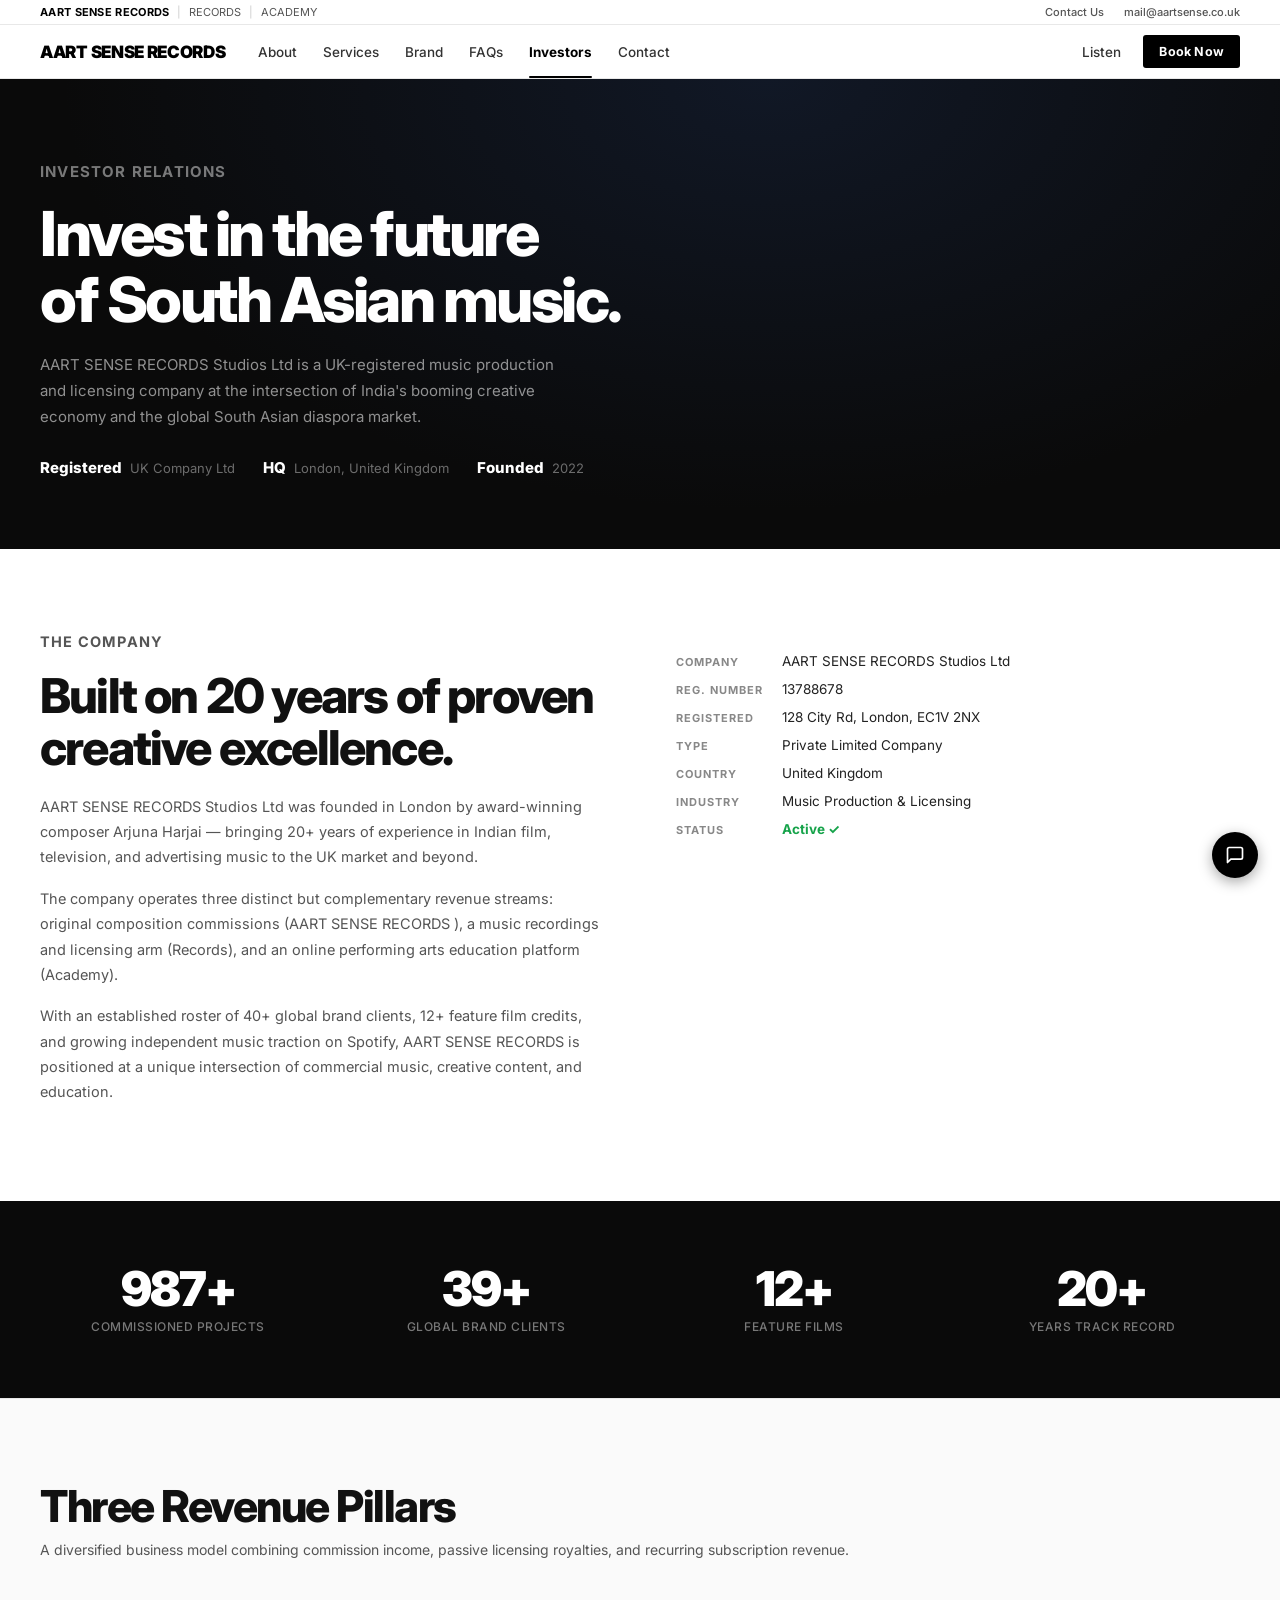
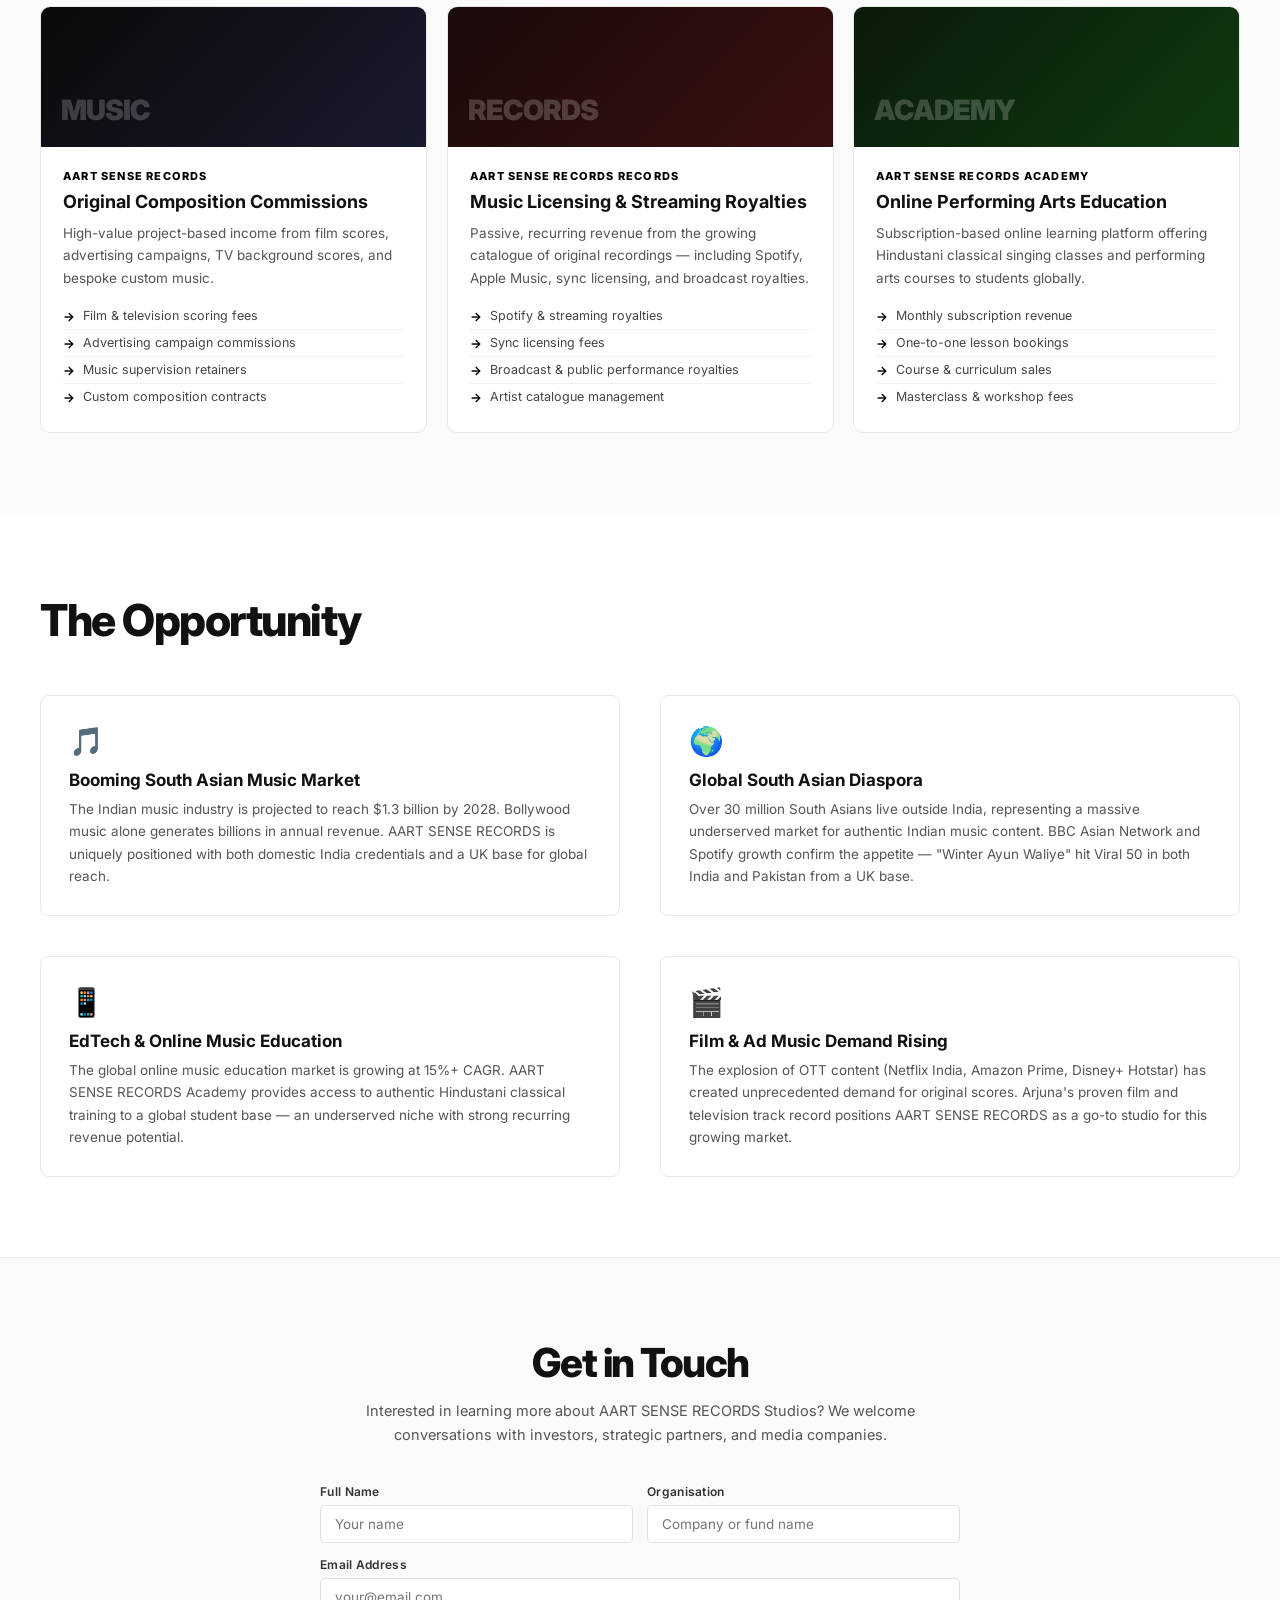
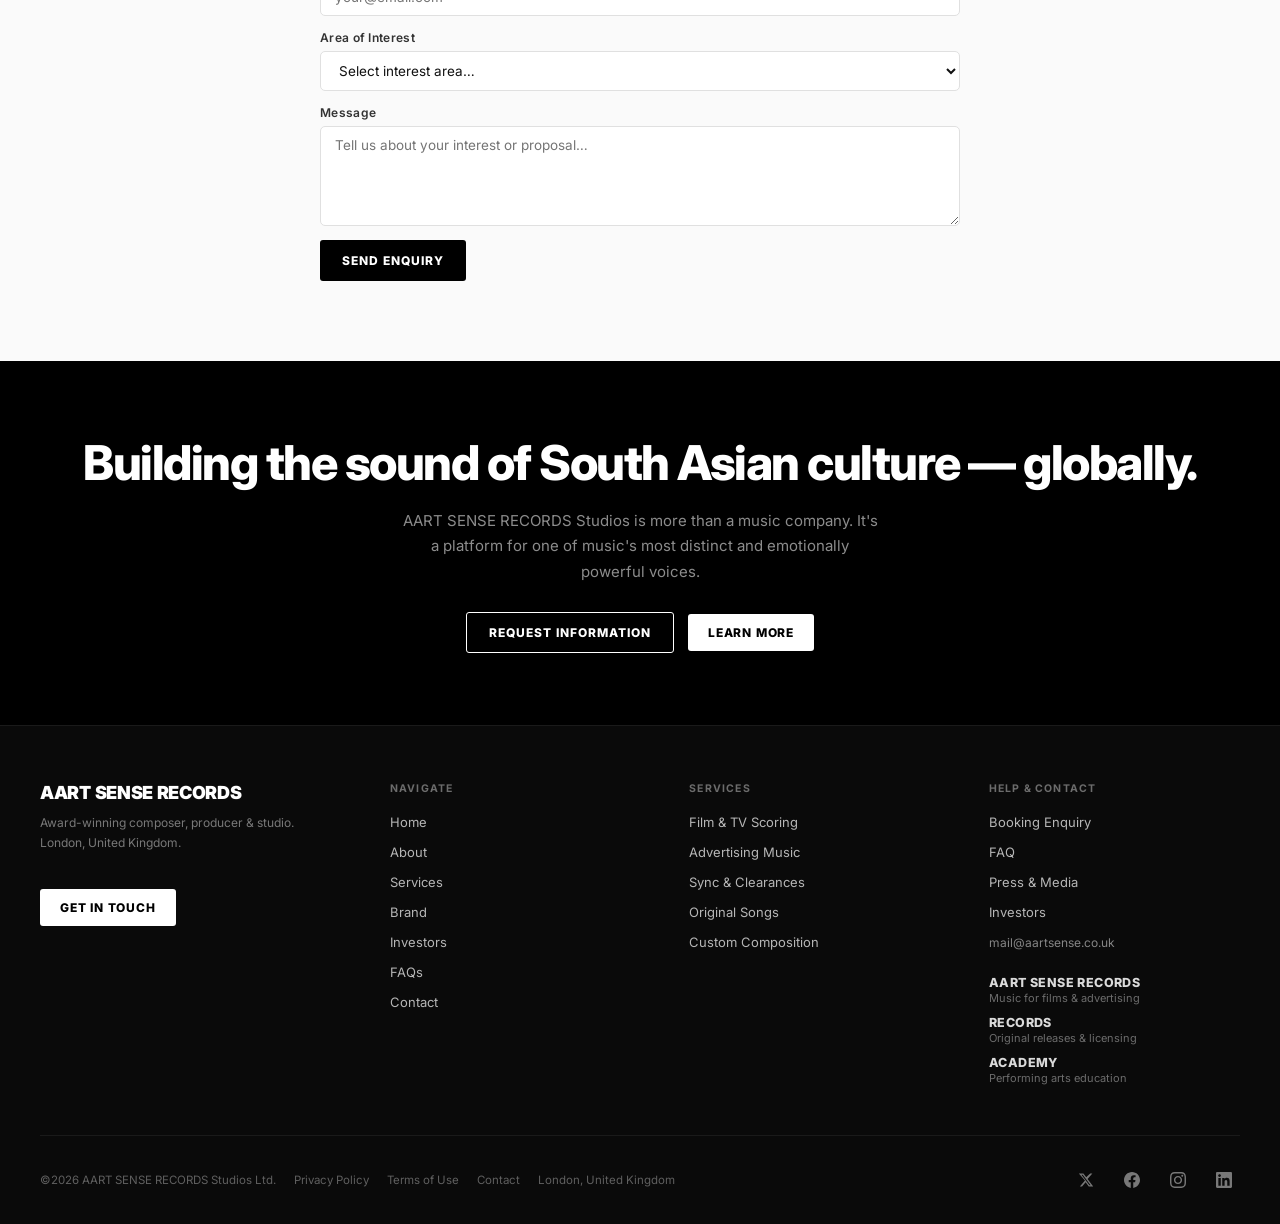
<file: investors.html>
<!DOCTYPE html>
<html lang="en">
<head>
  <meta charset="UTF-8"/>
  <meta name="viewport" content="width=device-width, initial-scale=1.0"/>
  <title>Investors – AART SENSE RECORDS
 Studios Ltd</title>
  <link rel="preconnect" href="https://fonts.googleapis.com"/>
  <link rel="preconnect" href="https://fonts.gstatic.com" crossorigin/>
  <link href="https://fonts.googleapis.com/css2?family=Inter:wght@300;400;500;600;700;800;900&display=swap" rel="stylesheet"/>
  <link rel="stylesheet" href="shared.css"/>
  <style>
    /* ── Overview ── */
    .overview-section { padding: 80px 40px; }
    .overview-inner {
      max-width: 1200px; margin: 0 auto;
      display: grid; grid-template-columns: 1fr 1fr;
      gap: 72px; align-items: start;
    }
    .overview-text h2 {
      font-size: 48px; font-weight: 800;
      letter-spacing: -1.8px; line-height: 1.08;
      margin-bottom: 20px;
    }
    .overview-text p { font-size: 14.5px; color: #555; line-height: 1.75; margin-bottom: 16px; }
    .company-info { display: flex; flex-direction: column; gap: 12px; margin-top: 24px; }
    .ci-row { display: flex; gap: 16px; align-items: flex-start; }
    .ci-label { font-size: 11px; font-weight: 700; letter-spacing: 1px; text-transform: uppercase; color: #888; min-width: 90px; margin-top: 2px; }
    .ci-value { font-size: 13.5px; color: #222; }

    /* ── Stats strip ── */
    .traction-strip { background: #0a0a0a; padding: 64px 40px; }
    .traction-inner {
      max-width: 1200px; margin: 0 auto;
      display: grid; grid-template-columns: repeat(4,1fr); gap: 32px;
    }
    .tr-block { text-align: center; }
    .tr-num { font-size: 48px; font-weight: 900; letter-spacing: -2px; color: #fff; line-height: 1; }
    .tr-label { font-size: 12px; color: rgba(255,255,255,.45); margin-top: 6px; font-weight: 500; letter-spacing: .5px; text-transform: uppercase; }

    /* ── Three pillars ── */
    .pillars-section { padding: 80px 40px; background: #fafafa; border-top: 1px solid #e8e8e8; }
    .pillars-inner { max-width: 1200px; margin: 0 auto; }
    .pillars-section h2 { font-size: 44px; font-weight: 800; letter-spacing: -1.5px; margin-bottom: 8px; }
    .pillars-section > .pillars-inner > p { font-size: 14px; color: #555; margin-bottom: 48px; }
    .pillars-grid { display: grid; grid-template-columns: repeat(3,1fr); gap: 20px; }
    .pillar-card {
      background: #fff; border: 1px solid #e8e8e8;
      border-radius: 10px; overflow: hidden;
    }
    .pillar-top {
      height: 140px; display: flex; align-items: flex-end;
      padding: 20px; position: relative; overflow: hidden;
    }
    .pillar-name { font-size: 28px; font-weight: 900; color: rgba(255,255,255,.2); letter-spacing: -1px; }
    .pillar-body { padding: 22px; }
    .pillar-brand { font-size: 11px; font-weight: 800; letter-spacing: 1.2px; text-transform: uppercase; color: #000; margin-bottom: 8px; }
    .pillar-title { font-size: 18px; font-weight: 700; margin-bottom: 10px; }
    .pillar-desc { font-size: 13.5px; color: #555; line-height: 1.65; margin-bottom: 14px; }
    .pillar-streams { list-style: none; }
    .pillar-streams li { font-size: 12.5px; color: #444; padding: 5px 0; border-bottom: 1px solid #f0f0f0; display: flex; gap: 8px; align-items: flex-start; }
    .pillar-streams li::before { content: '→'; font-weight: 700; color: #000; flex-shrink: 0; margin-top: 1px; }
    .pillar-streams li:last-child { border-bottom: none; }

    /* ── Opportunity ── */
    .opportunity-section { padding: 80px 40px; }
    .opportunity-inner { max-width: 1200px; margin: 0 auto; }
    .opportunity-section h2 { font-size: 44px; font-weight: 800; letter-spacing: -1.5px; margin-bottom: 48px; }
    .opp-grid { display: grid; grid-template-columns: 1fr 1fr; gap: 40px; }
    .opp-item { border: 1px solid #e8e8e8; border-radius: 8px; padding: 28px; }
    .opp-icon { font-size: 28px; margin-bottom: 12px; }
    .opp-title { font-size: 17px; font-weight: 700; margin-bottom: 8px; }
    .opp-desc { font-size: 13.5px; color: #555; line-height: 1.65; }

    /* ── Contact form (investor CTA) ── */
    .investor-contact { padding: 80px 40px; background: #fafafa; border-top: 1px solid #e8e8e8; }
    .investor-contact-inner { max-width: 640px; margin: 0 auto; text-align: center; }
    .investor-contact h2 { font-size: 40px; font-weight: 800; letter-spacing: -1.5px; margin-bottom: 12px; }
    .investor-contact p { font-size: 14.5px; color: #555; line-height: 1.7; margin-bottom: 36px; }
    .inv-form { text-align: left; display: flex; flex-direction: column; gap: 14px; }
    .form-row { display: grid; grid-template-columns: 1fr 1fr; gap: 14px; }
    .form-group { display: flex; flex-direction: column; gap: 6px; }
    .form-label { font-size: 12px; font-weight: 600; color: #333; letter-spacing: .3px; }
    .form-input, .form-textarea, .form-select {
      background: #fff; border: 1.5px solid #e0e0e0;
      border-radius: 5px; padding: 10px 14px;
      font-size: 13.5px; color: #111;
      font-family: inherit; outline: none;
      transition: border-color .2s;
    }
    .form-input:focus, .form-textarea:focus, .form-select:focus { border-color: #000; }
    .form-textarea { min-height: 100px; resize: vertical; }
    .form-submit { align-self: flex-start; }

    @media (max-width: 960px) {
      .overview-inner, .opp-grid { grid-template-columns: 1fr; gap: 40px; }
      .traction-inner { grid-template-columns: repeat(2,1fr); }
      .pillars-grid { grid-template-columns: 1fr 1fr; }
    }
    @media (max-width: 600px) {
      .overview-section, .pillars-section, .opportunity-section, .investor-contact { padding: 48px 16px; }
      .traction-strip { padding: 48px 16px; }
      .pillars-grid { grid-template-columns: 1fr; }
      .form-row { grid-template-columns: 1fr; }
      .overview-text h2, .pillars-section h2, .opportunity-section h2 { font-size: 30px; }
    }
  </style>
</head>
<body>

<!-- TOP BAR -->
<div class="top-bar">
  <div class="top-bar-left">
    <a href="index.html"><span class="brand">AART SENSE RECORDS
</span></a>
    <span class="sep">|</span><a href="#">RECORDS</a>
    <span class="sep">|</span><a href="#">ACADEMY</a>
  </div>
  <div class="top-bar-right">
    <a href="contact.html">Contact Us</a>
    <a href="mailto:mail@aartsense.co.uk">mail@aartsense.co.uk</a>
  </div>
</div>

<!-- NAVBAR -->
<nav class="navbar" id="navbar">
  <div class="logo"><a href="index.html">AART SENSE RECORDS
</a></div>
  <div class="nav-links">
    <a href="about.html">About</a>
    <a href="services.html">Services</a>
    <a href="brand.html">Brand</a>
    <a href="faqs.html">FAQs</a>
    <a href="investors.html" class="active">Investors</a>
    <a href="contact.html">Contact</a>
  </div>
  <div class="nav-right">
    <span class="nav-login">Listen</span>
    <button class="btn-cta">Book Now</button>
  </div>
  <button class="nav-hamburger" id="navHamburger" aria-label="Open menu" aria-expanded="false">
    <span></span><span></span><span></span>
  </button>
</nav>
<div class="mobile-menu" id="mobileMenu">
  <div class="mobile-menu-header">
    <div class="mobile-logo">AART SENSE RECORDS
</div>
    <button class="mobile-menu-close" id="mobileMenuClose">&#10005;</button>
  </div>
  <nav class="mobile-nav">
    <a href="about.html">About</a>
    <a href="services.html">Services</a>
    <a href="brand.html">Brand</a>
    <a href="faqs.html">FAQs</a>
    <a href="investors.html" class="active">Investors</a>
    <a href="contact.html">Contact</a>
  </nav>
  <div class="mobile-menu-footer">
    <button class="btn-cta">Book Now</button>
  </div>
</div>
<div class="mobile-menu-overlay" id="mobileMenuOverlay"></div>

<!-- PAGE HERO -->
<div class="page-hero">
  <div class="page-hero-inner">
    <p class="section-label">Investor Relations</p>
    <h1>Invest in the future<br>of South Asian music.</h1>
    <p>AART SENSE RECORDS
 Studios Ltd is a UK-registered music production and licensing company at the intersection of India's booming creative economy and the global South Asian diaspora market.</p>
    <div class="page-hero-meta">
      <div class="ph-stat"><strong>Registered</strong> UK Company Ltd</div>
      <div class="ph-stat"><strong>HQ</strong> London, United Kingdom</div>
      <div class="ph-stat"><strong>Founded</strong> 2022</div>
    </div>
  </div>
</div>

<!-- OVERVIEW -->
<section class="overview-section">
  <div class="overview-inner">
    <div class="overview-text">
      <p class="section-label">The Company</p>
      <h2>Built on 20 years of proven creative excellence.</h2>
      <p>AART SENSE RECORDS
 Studios Ltd was founded in London by award-winning composer Arjuna Harjai — bringing 20+ years of experience in Indian film, television, and advertising music to the UK market and beyond.</p>
      <p>The company operates three distinct but complementary revenue streams: original composition commissions (AART SENSE RECORDS
), a music recordings and licensing arm (Records), and an online performing arts education platform (Academy).</p>
      <p>With an established roster of 40+ global brand clients, 12+ feature film credits, and growing independent music traction on Spotify, AART SENSE RECORDS
 is positioned at a unique intersection of commercial music, creative content, and education.</p>
    </div>
    <div>
      <div class="company-info">
        <div class="ci-row">
          <span class="ci-label">Company</span>
          <span class="ci-value">AART SENSE RECORDS
 Studios Ltd</span>
        </div>
        <div class="ci-row">
          <span class="ci-label">Reg. Number</span>
          <span class="ci-value">13788678</span>
        </div>
        <div class="ci-row">
          <span class="ci-label">Registered</span>
          <span class="ci-value">128 City Rd, London, EC1V 2NX</span>
        </div>
        <div class="ci-row">
          <span class="ci-label">Type</span>
          <span class="ci-value">Private Limited Company</span>
        </div>
        <div class="ci-row">
          <span class="ci-label">Country</span>
          <span class="ci-value">United Kingdom</span>
        </div>
        <div class="ci-row">
          <span class="ci-label">Industry</span>
          <span class="ci-value">Music Production &amp; Licensing</span>
        </div>
        <div class="ci-row">
          <span class="ci-label">Status</span>
          <span class="ci-value" style="color:#16a34a;font-weight:700">Active ✓</span>
        </div>
      </div>
    </div>
  </div>
</section>

<!-- TRACTION STATS -->
<div class="traction-strip">
  <div class="traction-inner">
    <div class="tr-block"><div class="tr-num">1,000+</div><div class="tr-label">Commissioned Projects</div></div>
    <div class="tr-block"><div class="tr-num">40+</div><div class="tr-label">Global Brand Clients</div></div>
    <div class="tr-block"><div class="tr-num">12+</div><div class="tr-label">Feature Films</div></div>
    <div class="tr-block"><div class="tr-num">20+</div><div class="tr-label">Years Track Record</div></div>
  </div>
</div>

<!-- THREE PILLARS -->
<section class="pillars-section">
  <div class="pillars-inner">
    <h2>Three Revenue Pillars</h2>
    <p>A diversified business model combining commission income, passive licensing royalties, and recurring subscription revenue.</p>
    <div class="pillars-grid">

      <div class="pillar-card">
        <div class="pillar-top" style="background:linear-gradient(135deg,#0a0a0a,#1a1a2e)">
          <span class="pillar-name">MUSIC</span>
        </div>
        <div class="pillar-body">
          <div class="pillar-brand">AART SENSE RECORDS
</div>
          <div class="pillar-title">Original Composition Commissions</div>
          <div class="pillar-desc">High-value project-based income from film scores, advertising campaigns, TV background scores, and bespoke custom music.</div>
          <ul class="pillar-streams">
            <li>Film &amp; television scoring fees</li>
            <li>Advertising campaign commissions</li>
            <li>Music supervision retainers</li>
            <li>Custom composition contracts</li>
          </ul>
        </div>
      </div>

      <div class="pillar-card">
        <div class="pillar-top" style="background:linear-gradient(135deg,#1a0a0a,#3a1010)">
          <span class="pillar-name">RECORDS</span>
        </div>
        <div class="pillar-body">
          <div class="pillar-brand">AART SENSE RECORDS
 Records</div>
          <div class="pillar-title">Music Licensing &amp; Streaming Royalties</div>
          <div class="pillar-desc">Passive, recurring revenue from the growing catalogue of original recordings — including Spotify, Apple Music, sync licensing, and broadcast royalties.</div>
          <ul class="pillar-streams">
            <li>Spotify &amp; streaming royalties</li>
            <li>Sync licensing fees</li>
            <li>Broadcast &amp; public performance royalties</li>
            <li>Artist catalogue management</li>
          </ul>
        </div>
      </div>

      <div class="pillar-card">
        <div class="pillar-top" style="background:linear-gradient(135deg,#0a1a0a,#103a10)">
          <span class="pillar-name">ACADEMY</span>
        </div>
        <div class="pillar-body">
          <div class="pillar-brand">AART SENSE RECORDS
 Academy</div>
          <div class="pillar-title">Online Performing Arts Education</div>
          <div class="pillar-desc">Subscription-based online learning platform offering Hindustani classical singing classes and performing arts courses to students globally.</div>
          <ul class="pillar-streams">
            <li>Monthly subscription revenue</li>
            <li>One-to-one lesson bookings</li>
            <li>Course &amp; curriculum sales</li>
            <li>Masterclass &amp; workshop fees</li>
          </ul>
        </div>
      </div>

    </div>
  </div>
</section>

<!-- MARKET OPPORTUNITY -->
<section class="opportunity-section">
  <div class="opportunity-inner">
    <h2>The Opportunity</h2>
    <div class="opp-grid">
      <div class="opp-item">
        <div class="opp-icon">🎵</div>
        <div class="opp-title">Booming South Asian Music Market</div>
        <div class="opp-desc">The Indian music industry is projected to reach $1.3 billion by 2028. Bollywood music alone generates billions in annual revenue. AART SENSE RECORDS
 is uniquely positioned with both domestic India credentials and a UK base for global reach.</div>
      </div>
      <div class="opp-item">
        <div class="opp-icon">🌍</div>
        <div class="opp-title">Global South Asian Diaspora</div>
        <div class="opp-desc">Over 30 million South Asians live outside India, representing a massive underserved market for authentic Indian music content. BBC Asian Network and Spotify growth confirm the appetite — "Winter Ayun Waliye" hit Viral 50 in both India and Pakistan from a UK base.</div>
      </div>
      <div class="opp-item">
        <div class="opp-icon">📱</div>
        <div class="opp-title">EdTech &amp; Online Music Education</div>
        <div class="opp-desc">The global online music education market is growing at 15%+ CAGR. AART SENSE RECORDS
 Academy provides access to authentic Hindustani classical training to a global student base — an underserved niche with strong recurring revenue potential.</div>
      </div>
      <div class="opp-item">
        <div class="opp-icon">🎬</div>
        <div class="opp-title">Film &amp; Ad Music Demand Rising</div>
        <div class="opp-desc">The explosion of OTT content (Netflix India, Amazon Prime, Disney+ Hotstar) has created unprecedented demand for original scores. Arjuna's proven film and television track record positions AART SENSE RECORDS
 as a go-to studio for this growing market.</div>
      </div>
    </div>
  </div>
</section>

<!-- INVESTOR CONTACT FORM -->
<section class="investor-contact">
  <div class="investor-contact-inner">
    <h2>Get in Touch</h2>
    <p>Interested in learning more about AART SENSE RECORDS
 Studios? We welcome conversations with investors, strategic partners, and media companies.</p>
    <form class="inv-form" onsubmit="handleInvForm(event)">
      <div class="form-row">
        <div class="form-group">
          <label class="form-label">Full Name</label>
          <input class="form-input" type="text" placeholder="Your name" required/>
        </div>
        <div class="form-group">
          <label class="form-label">Organisation</label>
          <input class="form-input" type="text" placeholder="Company or fund name"/>
        </div>
      </div>
      <div class="form-group">
        <label class="form-label">Email Address</label>
        <input class="form-input" type="email" placeholder="your@email.com" required/>
      </div>
      <div class="form-group">
        <label class="form-label">Area of Interest</label>
        <select class="form-select">
          <option value="">Select interest area…</option>
          <option>Equity Investment</option>
          <option>Strategic Partnership</option>
          <option>Label / Distribution Deal</option>
          <option>Media &amp; Production Partnership</option>
          <option>Academy Partnership</option>
          <option>Other</option>
        </select>
      </div>
      <div class="form-group">
        <label class="form-label">Message</label>
        <textarea class="form-textarea" placeholder="Tell us about your interest or proposal…"></textarea>
      </div>
      <button type="submit" class="btn-black form-submit">Send Enquiry</button>
    </form>
    <div id="inv-success" style="display:none;margin-top:20px;padding:16px;background:#f0fdf4;border:1px solid #bbf7d0;border-radius:6px;font-size:13.5px;color:#166534;font-weight:600">
      ✓ Thank you — we'll be in touch within 48 hours.
    </div>
  </div>
</section>

<!-- CTA STRIP -->
<div class="cta-strip">
  <h2>Building the sound of South Asian culture — globally.</h2>
  <p>AART SENSE RECORDS
 Studios is more than a music company. It's a platform for one of music's most distinct and emotionally powerful voices.</p>
  <div class="cta-strip-btns">
    <button class="btn-outline-white" onclick="document.querySelector('.investor-contact').scrollIntoView({behavior:'smooth'})">Request Information</button>
    <button class="btn-white" onclick="location.href='about.html'">Learn More</button>
  </div>
</div>

<!-- FOOTER -->
<footer class="footer">
  <div class="footer-top">
    <div class="footer-cta">
      <div class="footer-logo">AART SENSE RECORDS
</div>
      <p class="footer-tagline">Award-winning composer, producer &amp; studio.<br>London, United Kingdom.</p>
      <a href="contact.html" class="btn-white" style="display:inline-block;margin-top:16px;">Get in Touch</a>
    </div>
    <div class="footer-col">
      <h4>Navigate</h4>
      <ul>
        <li><a href="index.html">Home</a></li>
        <li><a href="about.html">About</a></li>
        <li><a href="services.html">Services</a></li>
        <li><a href="brand.html">Brand</a></li>
        <li><a href="investors.html">Investors</a></li>
        <li><a href="faqs.html">FAQs</a></li>
        <li><a href="contact.html">Contact</a></li>
      </ul>
    </div>
    <div class="footer-col">
      <h4>Services</h4>
      <ul>
        <li><a href="services.html">Film &amp; TV Scoring</a></li>
        <li><a href="services.html">Advertising Music</a></li>
        <li><a href="services.html">Sync &amp; Clearances</a></li>
        <li><a href="services.html">Original Songs</a></li>
        <li><a href="services.html">Custom Composition</a></li>
      </ul>
    </div>
    <div class="footer-col">
      <h4>Help &amp; Contact</h4>
      <ul>
        <li><a href="contact.html">Booking Enquiry</a></li>
        <li><a href="faqs.html">FAQ</a></li>
        <li><a href="brand.html">Press &amp; Media</a></li>
        <li><a href="investors.html">Investors</a></li>
        <li class="tel"><a href="mailto:mail@aartsense.co.uk">mail@aartsense.co.uk</a></li>
      </ul>
      <div class="fm-brands" style="margin-top:24px">
        <div class="fm-brand">
          <div class="fm-brand-name">AART SENSE RECORDS
</div>
          <div class="fm-brand-tagline">Music for films &amp; advertising</div>
        </div>
        <div class="fm-brand">
          <div class="fm-brand-name">RECORDS</div>
          <div class="fm-brand-tagline">Original releases &amp; licensing</div>
        </div>
        <div class="fm-brand">
          <div class="fm-brand-name">ACADEMY</div>
          <div class="fm-brand-tagline">Performing arts education</div>
        </div>
      </div>
    </div>
  </div>
  <div class="footer-bottom">
    <div class="footer-links">
      <span>©2026 AART SENSE RECORDS
 Studios Ltd.</span>
      <a href="#">Privacy Policy</a>
      <a href="#">Terms of Use</a>
      <a href="contact.html">Contact</a>
      <span>London, United Kingdom</span>
    </div>
    <div class="socials">
      <div class="social-btn" title="Twitter / X">
        <svg width="16" height="16" viewBox="0 0 24 24" fill="currentColor"><path d="M18.244 2.25h3.308l-7.227 8.26 8.502 11.24H16.17l-4.714-6.231-5.401 6.231H2.746l7.73-8.835L1.254 2.25H8.08l4.253 5.622L18.244 2.25zm-1.161 17.52h1.833L7.084 4.126H5.117L17.083 19.77z"/></svg>
      </div>
      <div class="social-btn" title="Facebook">
        <svg width="16" height="16" viewBox="0 0 24 24" fill="currentColor"><path d="M24 12.073c0-6.627-5.373-12-12-12s-12 5.373-12 12c0 5.99 4.388 10.954 10.125 11.854v-8.385H7.078v-3.47h3.047V9.43c0-3.007 1.792-4.669 4.533-4.669 1.312 0 2.686.235 2.686.235v2.953H15.83c-1.491 0-1.956.925-1.956 1.874v2.25h3.328l-.532 3.47h-2.796v8.385C19.612 23.027 24 18.062 24 12.073z"/></svg>
      </div>
      <div class="social-btn" title="Instagram">
        <svg width="16" height="16" viewBox="0 0 24 24" fill="currentColor"><path d="M12 2.163c3.204 0 3.584.012 4.85.07 3.252.148 4.771 1.691 4.919 4.919.058 1.265.069 1.645.069 4.849 0 3.205-.012 3.584-.069 4.849-.149 3.225-1.664 4.771-4.919 4.919-1.266.058-1.644.07-4.85.07-3.204 0-3.584-.012-4.849-.07-3.26-.149-4.771-1.699-4.919-4.92-.058-1.265-.07-1.644-.07-4.849 0-3.204.013-3.583.07-4.849.149-3.227 1.664-4.771 4.919-4.919 1.266-.057 1.645-.069 4.849-.069zm0-2.163c-3.259 0-3.667.014-4.947.072-4.358.2-6.78 2.618-6.98 6.98-.059 1.281-.073 1.689-.073 4.948 0 3.259.014 3.668.072 4.948.2 4.358 2.618 6.78 6.98 6.98 1.281.058 1.689.072 4.948.072 3.259 0 3.668-.014 4.948-.072 4.354-.2 6.782-2.618 6.979-6.98.059-1.28.073-1.689.073-4.948 0-3.259-.014-3.667-.072-4.947-.196-4.354-2.617-6.78-6.979-6.98-1.281-.059-1.69-.073-4.949-.073zm0 5.838c-3.403 0-6.162 2.759-6.162 6.162s2.759 6.163 6.162 6.163 6.162-2.759 6.162-6.163c0-3.403-2.759-6.162-6.162-6.162zm0 10.162c-2.209 0-4-1.79-4-4 0-2.209 1.791-4 4-4s4 1.791 4 4c0 2.21-1.791 4-4 4zm6.406-11.845c-.796 0-1.441.645-1.441 1.44s.645 1.44 1.441 1.44c.795 0 1.439-.645 1.439-1.44s-.644-1.44-1.439-1.44z"/></svg>
      </div>
      <div class="social-btn" title="LinkedIn">
        <svg width="16" height="16" viewBox="0 0 24 24" fill="currentColor"><path d="M20.447 20.452h-3.554v-5.569c0-1.328-.027-3.037-1.852-3.037-1.853 0-2.136 1.445-2.136 2.939v5.667H9.351V9h3.414v1.561h.046c.477-.9 1.637-1.85 3.37-1.85 3.601 0 4.267 2.37 4.267 5.455v6.286zM5.337 7.433c-1.144 0-2.063-.926-2.063-2.065 0-1.138.92-2.063 2.063-2.063 1.14 0 2.064.925 2.064 2.063 0 1.139-.925 2.065-2.064 2.065zm1.782 13.019H3.555V9h3.564v11.452zM22.225 0H1.771C.792 0 0 .774 0 1.729v20.542C0 23.227.792 24 1.771 24h20.451C23.2 24 24 23.227 24 22.271V1.729C24 .774 23.2 0 22.222 0h.003z"/></svg>
      </div>
    </div>
  </div>
</footer>

<div class="chat-bubble" title="Chat with us">
  <svg width="20" height="20" viewBox="0 0 24 24" fill="none" stroke="white" stroke-width="2" stroke-linecap="round" stroke-linejoin="round"><path d="M21 15a2 2 0 0 1-2 2H7l-4 4V5a2 2 0 0 1 2-2h14a2 2 0 0 1 2 2z"></path></svg>
</div>

<script>
  function handleInvForm(e) {
    e.preventDefault();
    e.target.style.display = 'none';
    document.getElementById('inv-success').style.display = 'block';
  }
</script>
<script src="animations.js" defer></script>
</body>
</html>
</file>
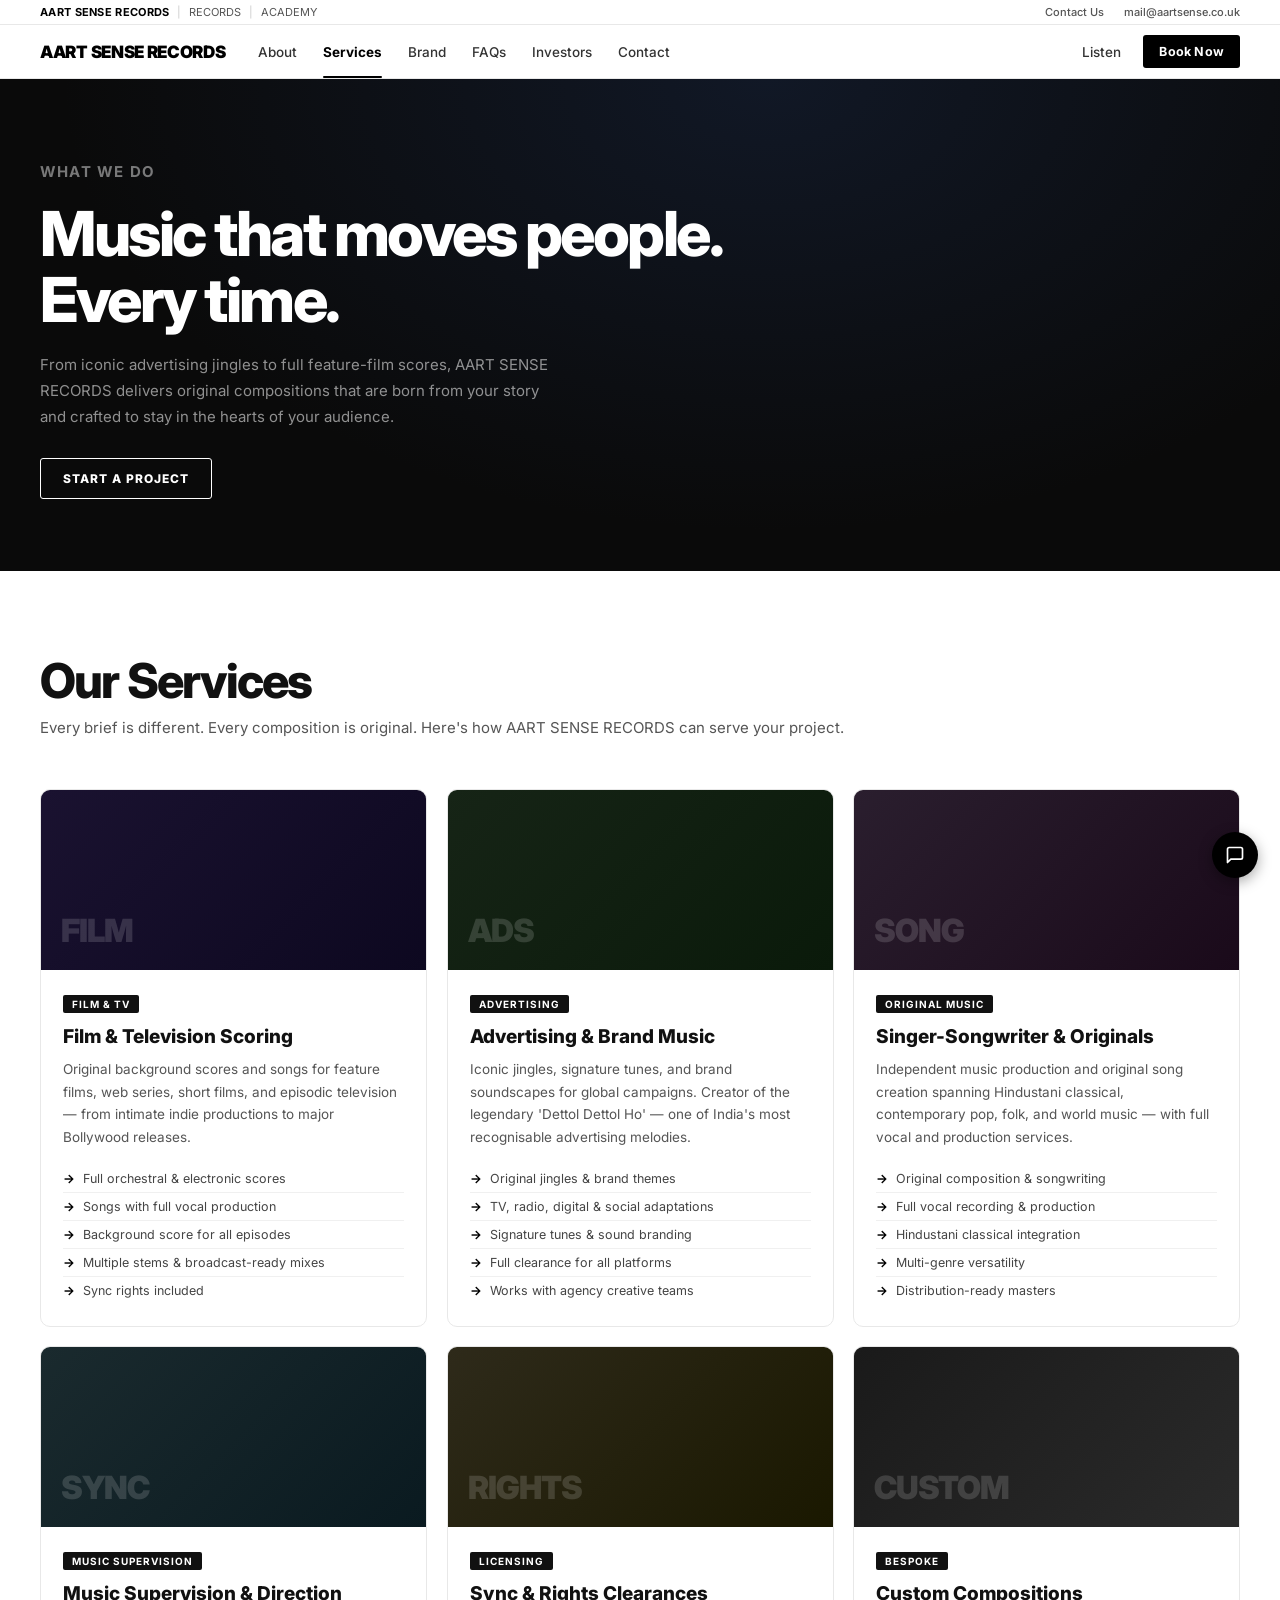
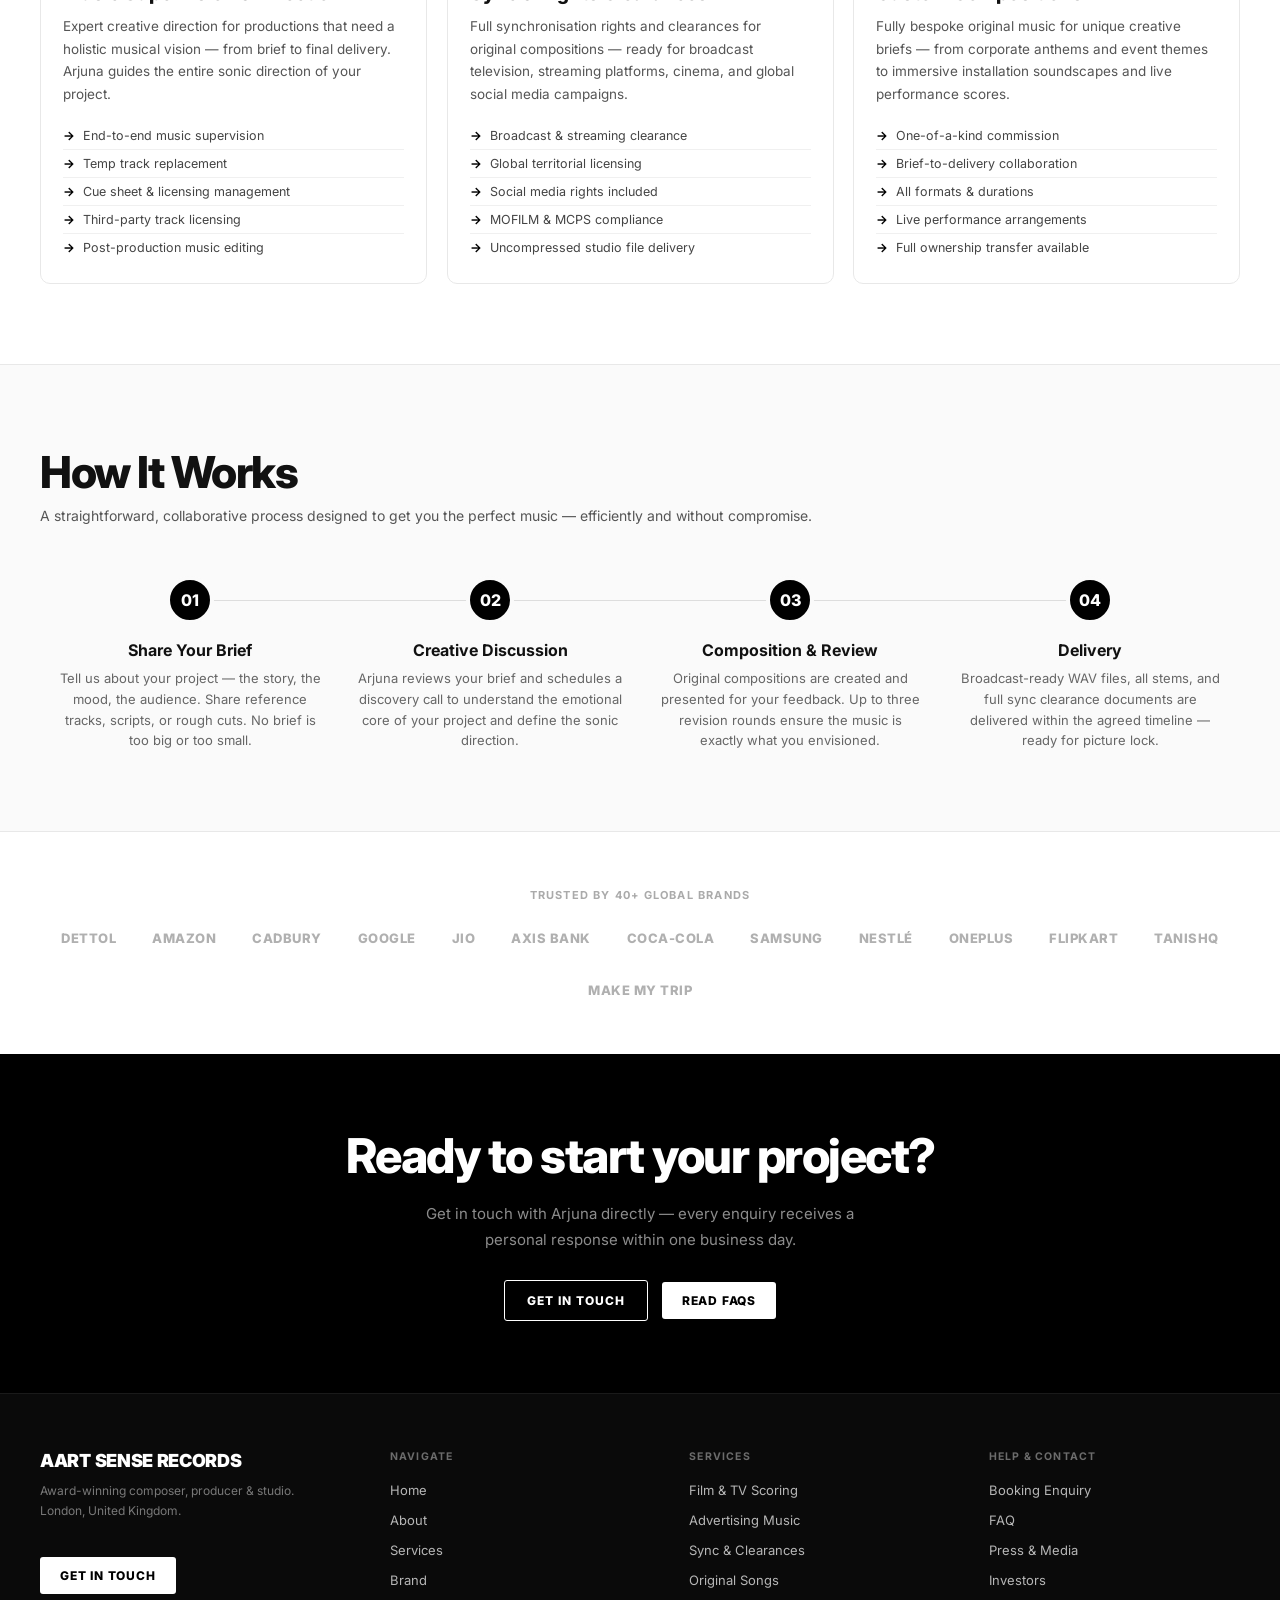
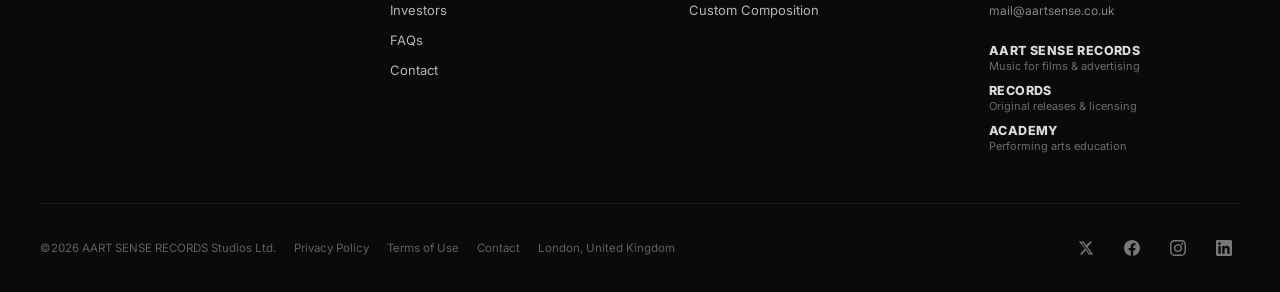
<file: services.html>
<!DOCTYPE html>
<html lang="en">
<head>
  <meta charset="UTF-8"/>
  <meta name="viewport" content="width=device-width, initial-scale=1.0"/>
  <title>Services – AART SENSE RECORDS
 | Arjuna Harjai</title>
  <link rel="preconnect" href="https://fonts.googleapis.com"/>
  <link rel="preconnect" href="https://fonts.gstatic.com" crossorigin/>
  <link href="https://fonts.googleapis.com/css2?family=Inter:wght@300;400;500;600;700;800;900&display=swap" rel="stylesheet"/>
  <link rel="stylesheet" href="shared.css"/>
  <style>
    /* ── Services grid ── */
    .services-section { padding: 80px 40px; }
    .services-inner { max-width: 1200px; margin: 0 auto; }
    .services-section h2 {
      font-size: 48px; font-weight: 800;
      letter-spacing: -1.8px; margin-bottom: 8px;
    }
    .services-section > .services-inner > p {
      font-size: 15px; color: #555; margin-bottom: 52px;
    }
    .services-grid {
      display: grid; grid-template-columns: repeat(3, 1fr);
      gap: 20px;
    }
    .svc-card {
      background: #fff; border: 1px solid #e8e8e8;
      border-radius: 10px; overflow: hidden;
      transition: box-shadow .2s, border-color .2s, transform .2s;
    }
    .svc-card:hover {
      box-shadow: 0 12px 40px rgba(0,0,0,.08);
      border-color: #bbb;
      transform: translateY(-3px);
    }
    .svc-card-img {
      height: 180px; position: relative; overflow: hidden;
    }
    .svc-card-body { padding: 22px; }
    .svc-tag {
      display: inline-block;
      font-size: 10px; font-weight: 700;
      letter-spacing: 1px; text-transform: uppercase;
      background: #111; color: #fff;
      padding: 3px 9px; border-radius: 2px;
      margin-bottom: 12px;
    }
    .svc-title { font-size: 19px; font-weight: 800; margin-bottom: 10px; }
    .svc-desc { font-size: 13.5px; color: #555; line-height: 1.68; margin-bottom: 16px; }
    .svc-features { list-style: none; }
    .svc-features li {
      font-size: 12.5px; color: #444; padding: 6px 0;
      border-bottom: 1px solid #f0f0f0;
      display: flex; align-items: center; gap: 8px;
    }
    .svc-features li::before { content: '→'; font-weight: 700; color: #000; flex-shrink: 0; }
    .svc-features li:last-child { border-bottom: none; }

    /* ── Process section ── */
    .process-section { background: #fafafa; padding: 80px 40px; border-top: 1px solid #e8e8e8; }
    .process-inner { max-width: 1200px; margin: 0 auto; }
    .process-section h2 {
      font-size: 44px; font-weight: 800;
      letter-spacing: -1.5px; margin-bottom: 8px;
    }
    .process-section > .process-inner > p {
      font-size: 14px; color: #555; margin-bottom: 52px;
    }
    .process-steps {
      display: grid; grid-template-columns: repeat(4,1fr);
      gap: 0; position: relative;
    }
    .process-steps::before {
      content: '';
      position: absolute; top: 24px; left: 12.5%; right: 12.5%;
      height: 1px; background: #ddd; z-index: 0;
    }
    .process-step { text-align: center; padding: 0 16px; position: relative; z-index: 1; }
    .step-num {
      width: 48px; height: 48px;
      background: #000; color: #fff;
      border-radius: 50%; border: 4px solid #fafafa;
      display: flex; align-items: center; justify-content: center;
      font-size: 16px; font-weight: 800;
      margin: 0 auto 16px;
    }
    .step-title { font-size: 16px; font-weight: 700; margin-bottom: 8px; }
    .step-desc { font-size: 13px; color: #666; line-height: 1.6; }

    /* ── Brands strip ── */
    .brands-strip {
      padding: 56px 40px;
      border-top: 1px solid #e8e8e8;
    }
    .brands-strip-inner { max-width: 1200px; margin: 0 auto; }
    .bs-label { font-size: 11px; font-weight: 700; letter-spacing: 1.2px; text-transform: uppercase; color: #aaa; text-align: center; margin-bottom: 28px; }
    .bs-logos {
      display: flex; align-items: center;
      justify-content: center; gap: 36px; flex-wrap: wrap;
    }
    .bs-logo {
      font-size: 13px; font-weight: 800;
      color: #b0b0b0; letter-spacing: .5px;
      text-transform: uppercase;
    }

    /* ── Responsive ── */
    @media (max-width: 960px) {
      .services-grid { grid-template-columns: 1fr 1fr; }
      .process-steps { grid-template-columns: 1fr 1fr; gap: 32px; }
      .process-steps::before { display: none; }
    }
    @media (max-width: 600px) {
      .services-section, .process-section, .brands-strip { padding: 48px 16px; }
      .services-grid, .process-steps { grid-template-columns: 1fr; }
      .services-section h2, .process-section h2 { font-size: 30px; }
    }
  </style>
</head>
<body>

<!-- TOP BAR -->
<div class="top-bar">
  <div class="top-bar-left">
    <a href="index.html"><span class="brand">AART SENSE RECORDS
</span></a>
    <span class="sep">|</span><a href="#">RECORDS</a>
    <span class="sep">|</span><a href="#">ACADEMY</a>
  </div>
  <div class="top-bar-right">
    <a href="contact.html">Contact Us</a>
    <a href="mailto:mail@aartsense.co.uk">mail@aartsense.co.uk</a>
  </div>
</div>

<!-- NAVBAR -->
<nav class="navbar" id="navbar">
  <div class="logo"><a href="index.html">AART SENSE RECORDS
</a></div>
  <div class="nav-links">
    <a href="about.html">About</a>
    <a href="services.html" class="active">Services</a>
    <a href="brand.html">Brand</a>
    <a href="faqs.html">FAQs</a>
    <a href="investors.html">Investors</a>
    <a href="contact.html">Contact</a>
  </div>
  <div class="nav-right">
    <span class="nav-login">Listen</span>
    <button class="btn-cta">Book Now</button>
  </div>
  <button class="nav-hamburger" id="navHamburger" aria-label="Open menu" aria-expanded="false">
    <span></span><span></span><span></span>
  </button>
</nav>
<div class="mobile-menu" id="mobileMenu">
  <div class="mobile-menu-header">
    <div class="mobile-logo">AART SENSE RECORDS
</div>
    <button class="mobile-menu-close" id="mobileMenuClose">&#10005;</button>
  </div>
  <nav class="mobile-nav">
    <a href="about.html">About</a>
    <a href="services.html" class="active">Services</a>
    <a href="brand.html">Brand</a>
    <a href="faqs.html">FAQs</a>
    <a href="investors.html">Investors</a>
    <a href="contact.html">Contact</a>
  </nav>
  <div class="mobile-menu-footer">
    <button class="btn-cta">Book Now</button>
  </div>
</div>
<div class="mobile-menu-overlay" id="mobileMenuOverlay"></div>

<!-- PAGE HERO -->
<div class="page-hero">
  <div class="page-hero-inner">
    <p class="section-label">What We Do</p>
    <h1>Music that moves people.<br>Every time.</h1>
    <p>From iconic advertising jingles to full feature-film scores, AART SENSE RECORDS
 delivers original compositions that are born from your story and crafted to stay in the hearts of your audience.</p>
    <button class="btn-outline-white" onclick="location.href='contact.html'">Start a Project</button>
  </div>
</div>

<!-- SERVICES GRID -->
<section class="services-section">
  <div class="services-inner">
    <h2>Our Services</h2>
    <p>Every brief is different. Every composition is original. Here's how AART SENSE RECORDS
 can serve your project.</p>
    <div class="services-grid">

      <div class="svc-card">
        <div class="svc-card-img" style="background:linear-gradient(135deg,#1a1230 0%,#0d0820 100%)">
          <div style="padding:20px;display:flex;align-items:flex-end;height:100%">
            <span style="font-size:32px;font-weight:900;color:rgba(255,255,255,.15);letter-spacing:-1px">FILM</span>
          </div>
        </div>
        <div class="svc-card-body">
          <span class="svc-tag">Film &amp; TV</span>
          <div class="svc-title">Film &amp; Television Scoring</div>
          <div class="svc-desc">Original background scores and songs for feature films, web series, short films, and episodic television — from intimate indie productions to major Bollywood releases.</div>
          <ul class="svc-features">
            <li>Full orchestral &amp; electronic scores</li>
            <li>Songs with full vocal production</li>
            <li>Background score for all episodes</li>
            <li>Multiple stems &amp; broadcast-ready mixes</li>
            <li>Sync rights included</li>
          </ul>
        </div>
      </div>

      <div class="svc-card">
        <div class="svc-card-img" style="background:linear-gradient(135deg,#162416 0%,#0a1a0a 100%)">
          <div style="padding:20px;display:flex;align-items:flex-end;height:100%">
            <span style="font-size:32px;font-weight:900;color:rgba(255,255,255,.15);letter-spacing:-1px">ADS</span>
          </div>
        </div>
        <div class="svc-card-body">
          <span class="svc-tag">Advertising</span>
          <div class="svc-title">Advertising &amp; Brand Music</div>
          <div class="svc-desc">Iconic jingles, signature tunes, and brand soundscapes for global campaigns. Creator of the legendary 'Dettol Dettol Ho' — one of India's most recognisable advertising melodies.</div>
          <ul class="svc-features">
            <li>Original jingles &amp; brand themes</li>
            <li>TV, radio, digital &amp; social adaptations</li>
            <li>Signature tunes &amp; sound branding</li>
            <li>Full clearance for all platforms</li>
            <li>Works with agency creative teams</li>
          </ul>
        </div>
      </div>

      <div class="svc-card">
        <div class="svc-card-img" style="background:linear-gradient(135deg,#2a1e2e 0%,#1a0a1a 100%)">
          <div style="padding:20px;display:flex;align-items:flex-end;height:100%">
            <span style="font-size:32px;font-weight:900;color:rgba(255,255,255,.15);letter-spacing:-1px">SONG</span>
          </div>
        </div>
        <div class="svc-card-body">
          <span class="svc-tag">Original Music</span>
          <div class="svc-title">Singer-Songwriter &amp; Originals</div>
          <div class="svc-desc">Independent music production and original song creation spanning Hindustani classical, contemporary pop, folk, and world music — with full vocal and production services.</div>
          <ul class="svc-features">
            <li>Original composition &amp; songwriting</li>
            <li>Full vocal recording &amp; production</li>
            <li>Hindustani classical integration</li>
            <li>Multi-genre versatility</li>
            <li>Distribution-ready masters</li>
          </ul>
        </div>
      </div>

      <div class="svc-card">
        <div class="svc-card-img" style="background:linear-gradient(135deg,#1a2a2e 0%,#0a1a20 100%)">
          <div style="padding:20px;display:flex;align-items:flex-end;height:100%">
            <span style="font-size:32px;font-weight:900;color:rgba(255,255,255,.15);letter-spacing:-1px">SYNC</span>
          </div>
        </div>
        <div class="svc-card-body">
          <span class="svc-tag">Music Supervision</span>
          <div class="svc-title">Music Supervision &amp; Direction</div>
          <div class="svc-desc">Expert creative direction for productions that need a holistic musical vision — from brief to final delivery. Arjuna guides the entire sonic direction of your project.</div>
          <ul class="svc-features">
            <li>End-to-end music supervision</li>
            <li>Temp track replacement</li>
            <li>Cue sheet &amp; licensing management</li>
            <li>Third-party track licensing</li>
            <li>Post-production music editing</li>
          </ul>
        </div>
      </div>

      <div class="svc-card">
        <div class="svc-card-img" style="background:linear-gradient(135deg,#2e2a1a 0%,#1a1800 100%)">
          <div style="padding:20px;display:flex;align-items:flex-end;height:100%">
            <span style="font-size:32px;font-weight:900;color:rgba(255,255,255,.15);letter-spacing:-1px">RIGHTS</span>
          </div>
        </div>
        <div class="svc-card-body">
          <span class="svc-tag">Licensing</span>
          <div class="svc-title">Sync &amp; Rights Clearances</div>
          <div class="svc-desc">Full synchronisation rights and clearances for original compositions — ready for broadcast television, streaming platforms, cinema, and global social media campaigns.</div>
          <ul class="svc-features">
            <li>Broadcast &amp; streaming clearance</li>
            <li>Global territorial licensing</li>
            <li>Social media rights included</li>
            <li>MOFILM &amp; MCPS compliance</li>
            <li>Uncompressed studio file delivery</li>
          </ul>
        </div>
      </div>

      <div class="svc-card">
        <div class="svc-card-img" style="background:linear-gradient(135deg,#1a1a1a 0%,#2a2a2a 100%)">
          <div style="padding:20px;display:flex;align-items:flex-end;height:100%">
            <span style="font-size:32px;font-weight:900;color:rgba(255,255,255,.15);letter-spacing:-1px">CUSTOM</span>
          </div>
        </div>
        <div class="svc-card-body">
          <span class="svc-tag">Bespoke</span>
          <div class="svc-title">Custom Compositions</div>
          <div class="svc-desc">Fully bespoke original music for unique creative briefs — from corporate anthems and event themes to immersive installation soundscapes and live performance scores.</div>
          <ul class="svc-features">
            <li>One-of-a-kind commission</li>
            <li>Brief-to-delivery collaboration</li>
            <li>All formats &amp; durations</li>
            <li>Live performance arrangements</li>
            <li>Full ownership transfer available</li>
          </ul>
        </div>
      </div>

    </div>
  </div>
</section>

<!-- PROCESS SECTION -->
<section class="process-section">
  <div class="process-inner">
    <h2>How It Works</h2>
    <p>A straightforward, collaborative process designed to get you the perfect music — efficiently and without compromise.</p>
    <div class="process-steps">
      <div class="process-step">
        <div class="step-num">01</div>
        <div class="step-title">Share Your Brief</div>
        <div class="step-desc">Tell us about your project — the story, the mood, the audience. Share reference tracks, scripts, or rough cuts. No brief is too big or too small.</div>
      </div>
      <div class="process-step">
        <div class="step-num">02</div>
        <div class="step-title">Creative Discussion</div>
        <div class="step-desc">Arjuna reviews your brief and schedules a discovery call to understand the emotional core of your project and define the sonic direction.</div>
      </div>
      <div class="process-step">
        <div class="step-num">03</div>
        <div class="step-title">Composition &amp; Review</div>
        <div class="step-desc">Original compositions are created and presented for your feedback. Up to three revision rounds ensure the music is exactly what you envisioned.</div>
      </div>
      <div class="process-step">
        <div class="step-num">04</div>
        <div class="step-title">Delivery</div>
        <div class="step-desc">Broadcast-ready WAV files, all stems, and full sync clearance documents are delivered within the agreed timeline — ready for picture lock.</div>
      </div>
    </div>
  </div>
</section>

<!-- BRANDS STRIP -->
<section class="brands-strip">
  <div class="brands-strip-inner">
    <p class="bs-label">Trusted by 40+ global brands</p>
    <div class="bs-logos">
      <span class="bs-logo">Dettol</span>
      <span class="bs-logo">Amazon</span>
      <span class="bs-logo">Cadbury</span>
      <span class="bs-logo">Google</span>
      <span class="bs-logo">Jio</span>
      <span class="bs-logo">Axis Bank</span>
      <span class="bs-logo">Coca-Cola</span>
      <span class="bs-logo">Samsung</span>
      <span class="bs-logo">Nestlé</span>
      <span class="bs-logo">OnePlus</span>
      <span class="bs-logo">Flipkart</span>
      <span class="bs-logo">Tanishq</span>
      <span class="bs-logo">Make My Trip</span>
    </div>
  </div>
</section>

<!-- CTA STRIP -->
<div class="cta-strip">
  <h2>Ready to start your project?</h2>
  <p>Get in touch with Arjuna directly — every enquiry receives a personal response within one business day.</p>
  <div class="cta-strip-btns">
    <button class="btn-outline-white" onclick="location.href='contact.html'">Get in Touch</button>
    <button class="btn-white" onclick="location.href='faqs.html'">Read FAQs</button>
  </div>
</div>

<!-- FOOTER -->
<footer class="footer">
  <div class="footer-top">
    <div class="footer-cta">
      <div class="footer-logo">AART SENSE RECORDS
</div>
      <p class="footer-tagline">Award-winning composer, producer &amp; studio.<br>London, United Kingdom.</p>
      <a href="contact.html" class="btn-white" style="display:inline-block;margin-top:16px;">Get in Touch</a>
    </div>
    <div class="footer-col">
      <h4>Navigate</h4>
      <ul>
        <li><a href="index.html">Home</a></li>
        <li><a href="about.html">About</a></li>
        <li><a href="services.html">Services</a></li>
        <li><a href="brand.html">Brand</a></li>
        <li><a href="investors.html">Investors</a></li>
        <li><a href="faqs.html">FAQs</a></li>
        <li><a href="contact.html">Contact</a></li>
      </ul>
    </div>
    <div class="footer-col">
      <h4>Services</h4>
      <ul>
        <li><a href="services.html">Film &amp; TV Scoring</a></li>
        <li><a href="services.html">Advertising Music</a></li>
        <li><a href="services.html">Sync &amp; Clearances</a></li>
        <li><a href="services.html">Original Songs</a></li>
        <li><a href="services.html">Custom Composition</a></li>
      </ul>
    </div>
    <div class="footer-col">
      <h4>Help &amp; Contact</h4>
      <ul>
        <li><a href="contact.html">Booking Enquiry</a></li>
        <li><a href="faqs.html">FAQ</a></li>
        <li><a href="brand.html">Press &amp; Media</a></li>
        <li><a href="investors.html">Investors</a></li>
        <li class="tel"><a href="mailto:mail@aartsense.co.uk">mail@aartsense.co.uk</a></li>
      </ul>
      <div class="fm-brands" style="margin-top:24px">
        <div class="fm-brand">
          <div class="fm-brand-name">AART SENSE RECORDS
</div>
          <div class="fm-brand-tagline">Music for films &amp; advertising</div>
        </div>
        <div class="fm-brand">
          <div class="fm-brand-name">RECORDS</div>
          <div class="fm-brand-tagline">Original releases &amp; licensing</div>
        </div>
        <div class="fm-brand">
          <div class="fm-brand-name">ACADEMY</div>
          <div class="fm-brand-tagline">Performing arts education</div>
        </div>
      </div>
    </div>
  </div>
  <div class="footer-bottom">
    <div class="footer-links">
      <span>©2026 AART SENSE RECORDS
 Studios Ltd.</span>
      <a href="#">Privacy Policy</a>
      <a href="#">Terms of Use</a>
      <a href="contact.html">Contact</a>
      <span>London, United Kingdom</span>
    </div>
    <div class="socials">
      <div class="social-btn" title="Twitter / X">
        <svg width="16" height="16" viewBox="0 0 24 24" fill="currentColor"><path d="M18.244 2.25h3.308l-7.227 8.26 8.502 11.24H16.17l-4.714-6.231-5.401 6.231H2.746l7.73-8.835L1.254 2.25H8.08l4.253 5.622L18.244 2.25zm-1.161 17.52h1.833L7.084 4.126H5.117L17.083 19.77z"/></svg>
      </div>
      <div class="social-btn" title="Facebook">
        <svg width="16" height="16" viewBox="0 0 24 24" fill="currentColor"><path d="M24 12.073c0-6.627-5.373-12-12-12s-12 5.373-12 12c0 5.99 4.388 10.954 10.125 11.854v-8.385H7.078v-3.47h3.047V9.43c0-3.007 1.792-4.669 4.533-4.669 1.312 0 2.686.235 2.686.235v2.953H15.83c-1.491 0-1.956.925-1.956 1.874v2.25h3.328l-.532 3.47h-2.796v8.385C19.612 23.027 24 18.062 24 12.073z"/></svg>
      </div>
      <div class="social-btn" title="Instagram">
        <svg width="16" height="16" viewBox="0 0 24 24" fill="currentColor"><path d="M12 2.163c3.204 0 3.584.012 4.85.07 3.252.148 4.771 1.691 4.919 4.919.058 1.265.069 1.645.069 4.849 0 3.205-.012 3.584-.069 4.849-.149 3.225-1.664 4.771-4.919 4.919-1.266.058-1.644.07-4.85.07-3.204 0-3.584-.012-4.849-.07-3.26-.149-4.771-1.699-4.919-4.92-.058-1.265-.07-1.644-.07-4.849 0-3.204.013-3.583.07-4.849.149-3.227 1.664-4.771 4.919-4.919 1.266-.057 1.645-.069 4.849-.069zm0-2.163c-3.259 0-3.667.014-4.947.072-4.358.2-6.78 2.618-6.98 6.98-.059 1.281-.073 1.689-.073 4.948 0 3.259.014 3.668.072 4.948.2 4.358 2.618 6.78 6.98 6.98 1.281.058 1.689.072 4.948.072 3.259 0 3.668-.014 4.948-.072 4.354-.2 6.782-2.618 6.979-6.98.059-1.28.073-1.689.073-4.948 0-3.259-.014-3.667-.072-4.947-.196-4.354-2.617-6.78-6.979-6.98-1.281-.059-1.69-.073-4.949-.073zm0 5.838c-3.403 0-6.162 2.759-6.162 6.162s2.759 6.163 6.162 6.163 6.162-2.759 6.162-6.163c0-3.403-2.759-6.162-6.162-6.162zm0 10.162c-2.209 0-4-1.79-4-4 0-2.209 1.791-4 4-4s4 1.791 4 4c0 2.21-1.791 4-4 4zm6.406-11.845c-.796 0-1.441.645-1.441 1.44s.645 1.44 1.441 1.44c.795 0 1.439-.645 1.439-1.44s-.644-1.44-1.439-1.44z"/></svg>
      </div>
      <div class="social-btn" title="LinkedIn">
        <svg width="16" height="16" viewBox="0 0 24 24" fill="currentColor"><path d="M20.447 20.452h-3.554v-5.569c0-1.328-.027-3.037-1.852-3.037-1.853 0-2.136 1.445-2.136 2.939v5.667H9.351V9h3.414v1.561h.046c.477-.9 1.637-1.85 3.37-1.85 3.601 0 4.267 2.37 4.267 5.455v6.286zM5.337 7.433c-1.144 0-2.063-.926-2.063-2.065 0-1.138.92-2.063 2.063-2.063 1.14 0 2.064.925 2.064 2.063 0 1.139-.925 2.065-2.064 2.065zm1.782 13.019H3.555V9h3.564v11.452zM22.225 0H1.771C.792 0 0 .774 0 1.729v20.542C0 23.227.792 24 1.771 24h20.451C23.2 24 24 23.227 24 22.271V1.729C24 .774 23.2 0 22.222 0h.003z"/></svg>
      </div>
    </div>
  </div>
</footer>

<div class="chat-bubble" title="Chat with us">
  <svg width="20" height="20" viewBox="0 0 24 24" fill="none" stroke="white" stroke-width="2" stroke-linecap="round" stroke-linejoin="round"><path d="M21 15a2 2 0 0 1-2 2H7l-4 4V5a2 2 0 0 1 2-2h14a2 2 0 0 1 2 2z"></path></svg>
</div>

<script src="animations.js" defer></script>
</body>
</html>
</file>
<file: shared.css>
/* ═══════════════════════════════════════
   AART SENSE RECORDS
 — Shared Stylesheet
   Used by all pages
════════════════════════════════════════ */

/* ── Reset ── */
*, *::before, *::after { box-sizing: border-box; margin: 0; padding: 0; }
html { scroll-behavior: smooth; }
body {
  font-family: 'Inter', -apple-system, BlinkMacSystemFont, 'Segoe UI', sans-serif;
  color: #111;
  background: #fff;
  overflow-x: hidden;
}
a { text-decoration: none; color: inherit; }
button { cursor: pointer; font-family: inherit; }
img { display: block; }

/* ── TOP BAR ── */
.top-bar {
  background: #fff;
  border-bottom: 1px solid #e8e8e8;
  padding: 5px 40px;
  display: flex;
  align-items: center;
  justify-content: space-between;
  font-size: 11px;
  color: #555;
}
.top-bar-left { display: flex; align-items: center; gap: 0; }
.top-bar-left .brand { font-weight: 700; color: #000; letter-spacing: .3px; }
.top-bar-left .sep { color: #ccc; margin: 0 8px; }
.top-bar-left a { color: #555; }
.top-bar-left a:hover { color: #000; }
.top-bar-right { display: flex; align-items: center; gap: 20px; }
.top-bar-right a { font-weight: 500; color: #555; }
.top-bar-right a:hover { color: #000; }

/* ── NAVBAR ── */
.navbar {
  position: sticky;
  top: 0;
  z-index: 200;
  background: #fff;
  border-bottom: 1px solid #e8e8e8;
  display: flex;
  align-items: center;
  padding: 0 40px;
  height: 54px;
  gap: 32px;
  transition: box-shadow .2s;
}
.logo {
  font-size: 17px;
  font-weight: 900;
  letter-spacing: -.3px;
  color: #000;
  flex-shrink: 0;
}
.logo a { color: #000; }
.nav-links {
  display: flex;
  align-items: center;
  gap: 26px;
  flex: 1;
}
.nav-links a {
  font-size: 13.5px;
  font-weight: 500;
  color: #333;
  transition: color .15s;
  position: relative;
}
.nav-links a:hover { color: #000; }
.nav-links a.active { color: #000; font-weight: 700; }
.nav-links a.active::after {
  content: '';
  position: absolute;
  bottom: -18px;
  left: 0; right: 0;
  height: 2px;
  background: #000;
  border-radius: 1px;
}
.nav-right {
  display: flex;
  align-items: center;
  gap: 22px;
  margin-left: auto;
}
.nav-login {
  font-size: 13.5px;
  font-weight: 500;
  color: #333;
  cursor: pointer;
}
.nav-login:hover { color: #000; }

/* ── BUTTONS ── */
.btn-cta {
  background: #000;
  color: #fff;
  border: none;
  padding: 9px 16px;
  font-size: 12.5px;
  font-weight: 700;
  letter-spacing: .2px;
  border-radius: 3px;
  white-space: nowrap;
  transition: background .15s;
  cursor: pointer;
}
.btn-cta:hover { background: #222; }

.btn-black {
  background: #000;
  color: #fff;
  border: none;
  padding: 13px 22px;
  font-size: 12px;
  font-weight: 800;
  letter-spacing: 1px;
  text-transform: uppercase;
  border-radius: 3px;
  display: inline-block;
  cursor: pointer;
  transition: background .15s;
}
.btn-black:hover { background: #222; }

.btn-outline-dark {
  background: transparent;
  color: #000;
  border: 1.5px solid #000;
  padding: 12px 22px;
  font-size: 12px;
  font-weight: 800;
  letter-spacing: 1px;
  text-transform: uppercase;
  border-radius: 3px;
  display: inline-block;
  cursor: pointer;
  transition: background .15s, color .15s;
}
.btn-outline-dark:hover { background: #000; color: #fff; }

.btn-outline-white {
  background: transparent;
  color: #fff;
  border: 1.5px solid #fff;
  padding: 12px 22px;
  font-size: 12px;
  font-weight: 800;
  letter-spacing: 1px;
  text-transform: uppercase;
  border-radius: 3px;
  display: inline-block;
  cursor: pointer;
  transition: background .15s, color .15s;
}
.btn-outline-white:hover { background: #fff; color: #000; }

.btn-white {
  background: #fff;
  color: #000;
  border: none;
  padding: 11px 20px;
  font-size: 12px;
  font-weight: 800;
  letter-spacing: .8px;
  text-transform: uppercase;
  border-radius: 3px;
  cursor: pointer;
  display: inline-block;
  transition: background .15s;
}
.btn-white:hover { background: #e8e8e8; }

/* ── UTILITIES ── */
.section-label {
  font-size: 11px;
  font-weight: 700;
  letter-spacing: 1.2px;
  text-transform: uppercase;
  color: #888;
  margin-bottom: 14px;
}
.section-label.light {
  color: rgba(255,255,255,.5);
}

/* ── PAGE HERO (interior pages) ── */
.page-hero {
  background: #0a0a0a;
  padding: 80px 40px 72px;
  position: relative;
  overflow: hidden;
}
.page-hero::before {
  content: '';
  position: absolute;
  top: 0; left: 0; right: 0; bottom: 0;
  background: radial-gradient(ellipse at 60% 0%, rgba(30,50,90,.35) 0%, transparent 65%);
}
.page-hero-inner {
  max-width: 1200px;
  margin: 0 auto;
  position: relative;
  z-index: 1;
}
.page-hero .section-label {
  color: rgba(255,255,255,.45);
  margin-bottom: 16px;
}
.page-hero h1 {
  font-size: 62px;
  font-weight: 800;
  letter-spacing: -2.5px;
  line-height: 1.06;
  color: #fff;
  max-width: 800px;
  margin-bottom: 20px;
}
.page-hero p {
  font-size: 15px;
  color: rgba(255,255,255,.55);
  line-height: 1.72;
  max-width: 520px;
  margin-bottom: 28px;
}
.page-hero-meta {
  display: flex;
  align-items: center;
  gap: 28px;
  flex-wrap: wrap;
}
.ph-stat {
  font-size: 13px;
  color: rgba(255,255,255,.4);
}
.ph-stat strong {
  color: #fff;
  font-size: 15px;
  font-weight: 800;
  margin-right: 4px;
}

/* ── SECTION DIVIDERS ── */
.section-white { background: #fff; padding: 80px 40px; }
.section-gray  { background: #fafafa; padding: 80px 40px; border-top: 1px solid #e8e8e8; border-bottom: 1px solid #e8e8e8; }
.section-dark  { background: #0a0a0a; padding: 80px 40px; color: #fff; }

.section-inner { max-width: 1200px; margin: 0 auto; }

/* ── DARK CTA STRIP ── */
.cta-strip {
  background: #000;
  padding: 72px 40px;
  text-align: center;
}
.cta-strip h2 {
  font-size: 48px;
  font-weight: 800;
  letter-spacing: -1.5px;
  color: #fff;
  margin-bottom: 16px;
}
.cta-strip p {
  font-size: 15px;
  color: rgba(255,255,255,.55);
  line-height: 1.7;
  max-width: 480px;
  margin: 0 auto 28px;
}
.cta-strip-btns { display: flex; align-items: center; justify-content: center; gap: 14px; flex-wrap: wrap; }

/* ── FOOTER ── */
.footer-logo {
  font-size: 18px;
  font-weight: 900;
  letter-spacing: -.3px;
  color: #fff;
  margin-bottom: 10px;
}
.footer-tagline {
  font-size: 12.5px;
  color: rgba(255,255,255,.45);
  line-height: 1.65;
}
.footer {
  background: #0a0a0a;
  border-top: 1px solid #1a1a1a;
  color: #fff;
  padding: 56px 40px 28px;
}
.footer-top {
  display: grid;
  grid-template-columns: 1.2fr 1fr 1fr 1fr;
  gap: 48px;
  padding-bottom: 40px;
  border-bottom: 1px solid #1a1a1a;
  margin-bottom: 28px;
}
.footer-cta h3 {
  font-size: 21px;
  font-weight: 800;
  letter-spacing: -.5px;
  line-height: 1.3;
  margin-bottom: 8px;
}
.footer-cta p {
  font-size: 12px;
  color: rgba(255,255,255,.45);
  line-height: 1.65;
  margin-bottom: 20px;
}
.footer-cta p strong {
  display: block;
  font-size: 11px;
  font-weight: 600;
  color: rgba(255,255,255,.55);
  margin-top: 4px;
  text-decoration: underline;
}
.footer-col h4 {
  font-size: 10.5px;
  font-weight: 700;
  letter-spacing: 1.2px;
  text-transform: uppercase;
  color: rgba(255,255,255,.4);
  margin-bottom: 16px;
}
.footer-col ul { list-style: none; display: flex; flex-direction: column; gap: 10px; }
.footer-col ul li a { font-size: 13px; color: rgba(255,255,255,.7); transition: color .15s; }
.footer-col ul li a:hover { color: #fff; }
.footer-col ul li.tel a { color: rgba(255,255,255,.5); font-size: 12px; }
.fm-brands { margin-top: 20px; }
.fm-title {
  font-size: 10.5px;
  font-weight: 700;
  letter-spacing: 1px;
  text-transform: uppercase;
  color: rgba(255,255,255,.4);
  margin-bottom: 12px;
}
.fm-brand { margin-bottom: 10px; }
.fm-brand-name { font-size: 12.5px; font-weight: 800; color: rgba(255,255,255,.85); letter-spacing: .4px; }
.fm-brand-tagline { font-size: 11px; color: rgba(255,255,255,.4); margin-top: 1px; }
.footer-bottom {
  display: flex;
  align-items: center;
  justify-content: space-between;
  flex-wrap: wrap;
  gap: 14px;
}
.footer-links {
  display: flex;
  align-items: center;
  gap: 18px;
  font-size: 11.5px;
  color: rgba(255,255,255,.35);
  flex-wrap: wrap;
}
.footer-links a { color: rgba(255,255,255,.35); transition: color .15s; }
.footer-links a:hover { color: rgba(255,255,255,.7); }
.socials { display: flex; gap: 14px; }
.social-btn {
  width: 32px; height: 32px;
  display: flex; align-items: center; justify-content: center;
  color: rgba(255,255,255,.45);
  transition: color .15s;
  cursor: pointer;
}
.social-btn:hover { color: #fff; }

/* ── CHAT BUBBLE ── */
.chat-bubble {
  position: fixed;
  bottom: 22px; right: 22px;
  z-index: 999;
  width: 46px; height: 46px;
  background: #000;
  border-radius: 50%;
  display: flex; align-items: center; justify-content: center;
  cursor: pointer;
  box-shadow: 0 4px 14px rgba(0,0,0,.35);
}

/* ── TRUSTPILOT BADGE ── */
.badge-row {
  display: flex;
  align-items: center;
  gap: 10px;
  margin-bottom: 18px;
}
.badge-text { font-size: 12.5px; font-weight: 700; color: #00b67a; border-bottom: 1px solid #00b67a; }
.badge-stars { display: flex; gap: 2px; }
.badge-star {
  width: 17px; height: 17px;
  background: #00b67a;
  display: flex; align-items: center; justify-content: center;
  font-size: 10px; color: #fff;
}
.badge-source { font-size: 11.5px; color: #555; font-weight: 500; }

/* ── HAMBURGER BUTTON ── */
.nav-hamburger {
  display: none;
  flex-direction: column;
  justify-content: center;
  gap: 5px;
  width: 36px; height: 36px;
  background: none; border: none;
  padding: 6px; cursor: pointer;
  margin-left: auto; flex-shrink: 0;
}
.nav-hamburger span {
  display: block;
  width: 22px; height: 2px;
  background: #000; border-radius: 2px;
  transition: transform .25s ease, opacity .2s ease;
  transform-origin: center;
}
.nav-hamburger.open span:nth-child(1) { transform: rotate(45deg) translate(5px, 5px); }
.nav-hamburger.open span:nth-child(2) { opacity: 0; transform: scaleX(0); }
.nav-hamburger.open span:nth-child(3) { transform: rotate(-45deg) translate(5px, -5px); }

/* ── MOBILE MENU DRAWER ── */
.mobile-menu {
  position: fixed;
  top: 0; right: -100%;
  width: min(300px, 88vw);
  height: 100%;
  background: #fff;
  z-index: 500;
  display: flex; flex-direction: column;
  transition: right .3s cubic-bezier(.22,.68,0,1.1);
  box-shadow: -4px 0 32px rgba(0,0,0,.15);
}
.mobile-menu.open { right: 0; }
.mobile-menu-header {
  display: flex; align-items: center;
  justify-content: space-between;
  padding: 0 20px; height: 54px;
  border-bottom: 1px solid #e8e8e8;
  flex-shrink: 0;
}
.mobile-logo {
  font-size: 15px; font-weight: 900;
  letter-spacing: -.3px; color: #000;
}
.mobile-menu-close {
  background: none; border: none;
  font-size: 20px; cursor: pointer;
  color: #555; width: 32px; height: 32px;
  display: flex; align-items: center; justify-content: center;
  border-radius: 50%; transition: background .15s;
  line-height: 1; padding: 0;
}
.mobile-menu-close:hover { background: #f5f5f5; }
.mobile-nav {
  display: flex; flex-direction: column;
  flex: 1; overflow-y: auto; padding: 8px 0;
}
.mobile-nav a {
  padding: 14px 24px;
  font-size: 16px; font-weight: 600;
  color: #111; border-bottom: 1px solid #f2f2f2;
  transition: background .12s, color .12s;
  display: block;
}
.mobile-nav a:last-child { border-bottom: none; }
.mobile-nav a:hover { background: #fafafa; }
.mobile-nav a.active { color: #000; font-weight: 800; }
.mobile-menu-footer {
  padding: 20px 24px;
  border-top: 1px solid #e8e8e8; flex-shrink: 0;
}
.mobile-menu-footer .btn-cta {
  width: 100%; padding: 12px 16px; font-size: 13px;
  text-align: center; display: block;
}
.mobile-menu-overlay {
  position: fixed; inset: 0;
  background: rgba(0,0,0,.55); z-index: 499;
  opacity: 0; pointer-events: none;
  transition: opacity .28s;
}
.mobile-menu-overlay.open { opacity: 1; pointer-events: auto; }

/* ── RESPONSIVE ── */
@media (max-width: 960px) {
  .top-bar { display: none; }
  .navbar { padding: 0 20px; gap: 16px; }
  .page-hero { padding: 56px 20px 48px; }
  .page-hero h1 { font-size: 40px; letter-spacing: -1.5px; }
  .section-white, .section-gray, .section-dark, .cta-strip { padding: 56px 20px; }
  .footer { padding: 40px 20px 24px; }
  .footer-top { grid-template-columns: 1fr 1fr; gap: 32px; }
}
@media (max-width: 600px) {
  .navbar { padding: 0 16px; gap: 12px; }
  .nav-links { display: none; }
  .nav-right .btn-cta { display: none; }
  .nav-right .nav-login { display: none; }
  .nav-hamburger { display: flex; }
  .page-hero h1 { font-size: 32px; }
  .footer-top { grid-template-columns: 1fr; }
  .cta-strip h2 { font-size: 32px; }
}
</file>
